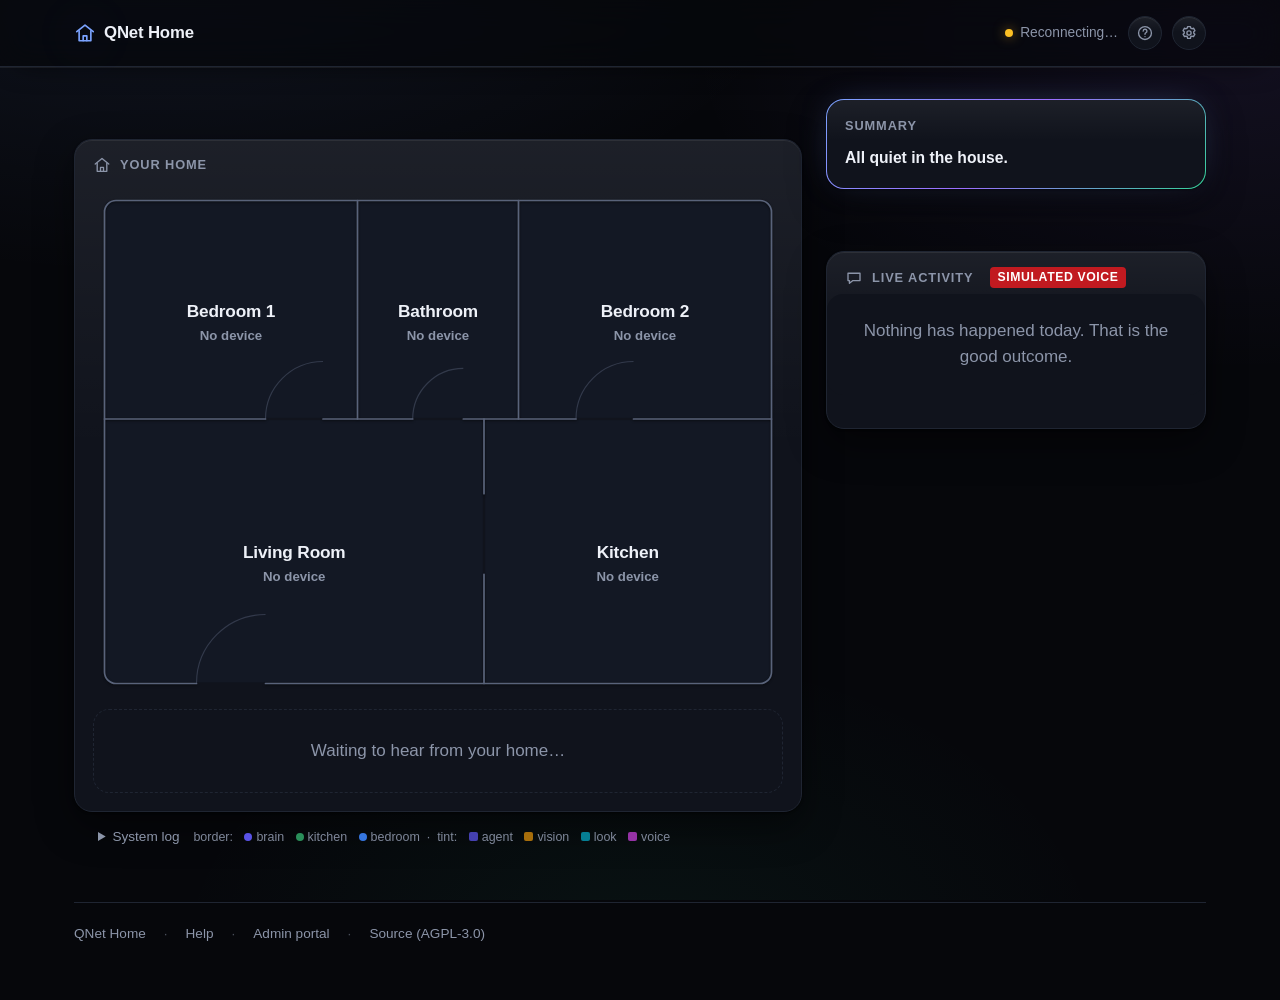
<file: dashboard/index.html>
<!--
  SPDX-License-Identifier: AGPL-3.0-or-later
  QNet Home - a privacy-first, multi-device home safety system.
  Copyright (C) 2026 QNet Home contributors. This is free software under the
  GNU Affero General Public License v3 or later, with ABSOLUTELY NO WARRANTY.

  dashboard/index.html - the QNet Home PRODUCT PAGE (T5.4; DESIGN.md S14/S18).

  This is the page a family opens. The page an engineer opens is
  dashboard/admin.html - which is this file's predecessor, moved aside intact
  (raw feed with topics and payloads, session fields, latency waterfall,
  bytes-on-the-wire, refusals, llm lines, reset buttons). Nothing was taken
  away from it; this file is a SECOND view over the same wire messages.

  THE RULE THIS FILE IS BUILT AROUND: no jargon reaches the screen. The words
  "MQTT", "topic", "payload", "JSON", "ULID", "session", "phase", "urgency",
  "skill" and "refusal" appear in this file only in comments and in variable
  names - never in anything rendered. Everything the resident's family sees is
  a plain English sentence. The single function that enforces this is
  humanize() in the LOGIC CORE below: it maps ONE wire event to ONE sentence,
  and returns null for every event kind that is engineering detail (refusal,
  llm, look_in_rooms, non-escalating phase moves, ...). If it returns null the
  event is not rendered here at all - go to the admin portal for it.

  What DESIGN.md S14 still binds, and is still honoured:
    * urgency:safety + state:active takes over the whole screen; routine never
      does. Same predicate as the admin page (takeoverPredicate), so a "where
      are my glasses" question can never interrupt anyone.
    * the simulated emergency call is unmissable: the word SIMULATED is IN the
      sentence humanize() produces (never a tooltip, never a legend) and the
      renderer additionally paints a red bold badge on the line. A bystander
      glancing at this screen must not be able to mistake it for a real call.
    * AGPL S13 network-use clause: a source link to the repository is in the
      footer AND in the Help modal's About section.

  MQTT CLIENT ATTRIBUTION: the "MINI MQTT CLIENT" block below is copied, with
  only cosmetic renaming, from dashboard/admin.html, which itself copied it
  from dev/sim.html (T1.2b) - see that file's header for why a ~200-line
  hand-rolled MQTT-over-WebSocket client beats embedding mqtt.js for a
  dependency-free, CDN-free page that must work from file://. Three copies now
  speak the wire protocol identically; if the wire handling ever needs a fix,
  fix it in all three (the same accepted duplication sim.html documents).

  SESSION-TRACKING ATTRIBUTION: the qnet/session/<id> and qnet/<room>/*
  subscribe-and-index logic (the `sessions` / `rooms` maps, newestSessionForRoom,
  activeTakeoverSession, publishReset's qnet/<room>/cmd message) is likewise
  copied from dashboard/admin.html and kept behaviourally identical, so the two
  pages agree about what is happening in the house even though they say it
  completely differently.

  Self-contained: no build step, no npm, no CDN, no network fetch of any kind.
  Opens from file:// and from the packaged .EXE alike.
-->
<!DOCTYPE html>
<html lang="en">
<head>
<meta charset="UTF-8">
<meta name="viewport" content="width=device-width, initial-scale=1">
<title>QNet Home</title>
<style>
  /* ------------------------------------------------------------------
     Product surface. Dark by default - this is a wall-mounted, always-on
     panel in a home, often in a dim room at night, so the dark surface is
     the product, not a preference. Light remains available for a host that
     stamps data-theme="light".
     System font stack, generous spacing, no frameworks.
     ------------------------------------------------------------------ */
  :root {
    /* Ink-dark base. Near-black with a cool cast so the accent colours read
       as light sources rather than paint. */
    --bg: #06070b;
    --bg-soft: #0b0d14;
    --card: #10131c;
    --card-2: #161a26;
    --line: #1f2532;
    --line-soft: #171c27;
    --text: #eef1f8;
    --muted: #8c95a9;
    --brand: #7ba3ff;
    --calm: #34d399;
    --caution: #fbbf24;
    --alert: #ff5f6d;
    --shadow: 0 1px 2px rgba(0, 0, 0, 0.55), 0 14px 38px rgba(0, 0, 0, 0.48);
    --fp-room: #131824; --fp-wall: #59637a; --fp-chip: #1a2130;
    --fp-caution-fill: rgba(251, 191, 36, 0.22);
    --fp-alert-fill: rgba(255, 95, 109, 0.26);
    --fp-clear-fill: rgba(52, 211, 153, 0.16);
    /* fancy layer */
    --sheen: linear-gradient(180deg, rgba(255,255,255,0.055), rgba(255,255,255,0) 46%);
    --hairline: rgba(255,255,255,0.07);
    --glow-alert: 0 0 0 1px rgba(255,95,109,0.30), 0 0 30px rgba(255,95,109,0.26);
    --glow-calm: 0 0 12px rgba(52,211,153,0.55);
    --glow-caution: 0 0 12px rgba(251,191,36,0.55);
    --glow-brand: 0 0 24px rgba(123,163,255,0.30);
  }
  /* Light is now opt-in: the hub is a dark-room surface by default. */
  :root[data-theme="light"] {
    --bg: #f6f7f9; --bg-soft: #eef0f4; --card: #ffffff; --card-2: #f4f6f9;
    --line: #e2e5ec; --line-soft: #eceff4; --text: #14161d; --muted: #626a7a;
    --brand: #2f6fed; --calm: #12805a; --caution: #a06a00; --alert: #c22630;
    --shadow: 0 1px 2px rgba(16, 20, 32, 0.05), 0 6px 20px rgba(16, 20, 32, 0.05);
    --fp-room: #f1f4f8; --fp-wall: #6f7787; --fp-chip: #ffffff;
    --fp-caution-fill: rgba(160, 106, 0, 0.20);
    --fp-alert-fill: rgba(194, 38, 48, 0.20);
    --fp-clear-fill: rgba(18, 128, 90, 0.18);
    --sheen: linear-gradient(180deg, rgba(255,255,255,0.9), rgba(255,255,255,0) 46%);
    --hairline: rgba(16,20,32,0.05);
    --glow-alert: 0 0 0 1px rgba(194,38,48,0.20), 0 0 22px rgba(194,38,48,0.14);
    --glow-calm: 0 0 10px rgba(18,128,90,0.35);
    --glow-caution: 0 0 10px rgba(160,106,0,0.35);
    --glow-brand: 0 0 18px rgba(47,111,237,0.20);
  }
  :root[data-theme="dark"] {
    /* Ink-dark base. Near-black with a cool cast so the accent colours read
       as light sources rather than paint. */
    --bg: #06070b;
    --bg-soft: #0b0d14;
    --card: #10131c;
    --card-2: #161a26;
    --line: #1f2532;
    --line-soft: #171c27;
    --text: #eef1f8;
    --muted: #8c95a9;
    --brand: #7ba3ff;
    --calm: #34d399;
    --caution: #fbbf24;
    --alert: #ff5f6d;
    --shadow: 0 1px 2px rgba(0, 0, 0, 0.55), 0 14px 38px rgba(0, 0, 0, 0.48);
    --fp-room: #131824; --fp-wall: #59637a; --fp-chip: #1a2130;
    --fp-caution-fill: rgba(251, 191, 36, 0.22);
    --fp-alert-fill: rgba(255, 95, 109, 0.26);
    --fp-clear-fill: rgba(52, 211, 153, 0.16);
    /* fancy layer */
    --sheen: linear-gradient(180deg, rgba(255,255,255,0.055), rgba(255,255,255,0) 46%);
    --hairline: rgba(255,255,255,0.07);
    --glow-alert: 0 0 0 1px rgba(255,95,109,0.30), 0 0 30px rgba(255,95,109,0.26);
    --glow-calm: 0 0 12px rgba(52,211,153,0.55);
    --glow-caution: 0 0 12px rgba(251,191,36,0.55);
    --glow-brand: 0 0 24px rgba(123,163,255,0.30);
  }

  * { box-sizing: border-box; }
  html, body { margin: 0; padding: 0; }
  body {
    background: var(--bg);
    color: var(--text);
    font: 15px/1.55 -apple-system, BlinkMacSystemFont, "Segoe UI", Roboto,
          "Helvetica Neue", Arial, "Noto Sans", sans-serif;
    -webkit-font-smoothing: antialiased;
  }
  a { color: var(--brand); }

  .shell { max-width: 1180px; margin: 0 auto; padding: 0 24px 56px; }

  /* ---------------- top bar ---------------- */
  .topbar {
    position: sticky; top: 0; z-index: 30;
    background: var(--bg);  /* fallback first: color-mix is recent, this must never be transparent */
    background: color-mix(in srgb, var(--bg) 88%, transparent);
    backdrop-filter: saturate(1.4) blur(10px);
    border-bottom: 1px solid var(--line);
  }
  .topbar-inner {
    max-width: 1180px; margin: 0 auto; padding: 16px 24px;
    display: flex; align-items: center; gap: 18px; flex-wrap: wrap;
  }
  .brand {
    font-size: 1.05rem; font-weight: 700; letter-spacing: -0.01em;
    display: inline-flex; align-items: center; gap: 8px; white-space: nowrap;
  }
  .brand .mark { color: var(--brand); font-size: 1.15em; }
  .house-status {
    flex: 1 1 260px; min-width: 200px;
    font-size: 1.02rem; font-weight: 600; letter-spacing: -0.005em;
  }
  /* Calm house -> the banner is hidden entirely; the actions keep their
     right-edge seat without it. */
  .house-status[hidden] { display: none; }
  .topbar-actions { margin-left: auto; }
  .house-status.calm { color: var(--calm); }
  .house-status.caution { color: var(--caution); }
  .house-status.alert { color: var(--alert); }
  .topbar-actions { display: flex; align-items: center; gap: 10px; }

  .conn { display: inline-flex; align-items: center; gap: 7px; color: var(--muted); font-size: 0.86rem; white-space: nowrap; }
  .conn .dot { width: 8px; height: 8px; border-radius: 50%; background: var(--muted); flex: none; }
  .conn.online .dot { background: var(--calm); }
  .conn.offline .dot { background: var(--caution); animation: breathe 1.6s ease-in-out infinite; }
  @keyframes breathe { 0%, 100% { opacity: 1; } 50% { opacity: 0.3; } }

  .icon-btn {
    width: 34px; height: 34px; border-radius: 50%;
    border: 1px solid var(--line); background: var(--card); color: var(--muted);
    font: inherit; font-size: 0.95rem; line-height: 1; cursor: pointer;
    display: inline-flex; align-items: center; justify-content: center;
  }
  .icon-btn:hover { color: var(--text); border-color: var(--muted); }
  .icon-btn:focus-visible { outline: 2px solid var(--brand); outline-offset: 2px; }

  /* ---------------- sections ---------------- */
  section { margin-top: 40px; }
  h2 {
    font-size: 0.8rem; font-weight: 700; letter-spacing: 0.07em;
    text-transform: uppercase; color: var(--muted); margin: 0 0 16px;
  }

  .rooms { display: grid; grid-template-columns: repeat(auto-fill, minmax(230px, 1fr)); gap: 16px; }
  .room {
    background: var(--card); border: 1px solid var(--line); border-radius: 16px;
    padding: 20px; box-shadow: var(--shadow);
  }
  .room.alert { border-color: var(--alert); }
  .room-name { font-size: 1.1rem; font-weight: 650; letter-spacing: -0.01em; margin-bottom: 12px; }
  .room-state { display: flex; align-items: center; gap: 9px; font-weight: 600; font-size: 0.98rem; }
  .room-state .bullet { width: 9px; height: 9px; border-radius: 50%; background: var(--muted); flex: none; }
  .room-state.quiet { color: var(--muted); }
  .room-state.quiet .bullet { background: var(--calm); opacity: 0.55; }
  .room-state.good { color: var(--calm); }
  .room-state.good .bullet { background: var(--calm); }
  .room-state.caution { color: var(--caution); }
  .room-state.caution .bullet { background: var(--caution); animation: breathe 1.6s ease-in-out infinite; }
  .room-state.alert { color: var(--alert); }
  .room-state.alert .bullet { background: var(--alert); animation: breathe 1.1s ease-in-out infinite; }
  .room-when { margin-top: 8px; color: var(--muted); font-size: 0.85rem; }

  .placeholder {
    background: var(--card); border: 1px dashed var(--line); border-radius: 16px;
    padding: 28px 24px; color: var(--muted); text-align: center;
  }

  /* ---------------- today feed ---------------- */
  .feed { background: var(--card); border: 1px solid var(--line); border-radius: 16px; box-shadow: var(--shadow); overflow: hidden; }
  .entry {
    display: flex; gap: 14px; align-items: flex-start;
    padding: 14px 20px; border-bottom: 1px solid var(--line-soft);
  }
  .entry:last-child { border-bottom: none; }
  .entry .icon { font-size: 1.05rem; line-height: 1.45; width: 1.5em; text-align: center; flex: none; }
  .entry .body { flex: 1; min-width: 0; }
  .entry .text { word-wrap: break-word; }
  .entry .when { color: var(--muted); font-size: 0.8rem; font-variant-numeric: tabular-nums; white-space: nowrap; padding-top: 2px; }
  .entry.tone-dim .text { color: var(--muted); font-style: italic; }
  .entry.tone-good .text { color: var(--calm); }
  .entry.tone-alert .text { color: var(--alert); font-weight: 600; }
  .entry.tone-emergency {
    background: rgba(194, 38, 48, 0.10);   /* fallback: the tint is part of the S14 requirement */
    background: color-mix(in srgb, var(--alert) 10%, transparent);
    border-left: 4px solid var(--alert);
  }
  .entry.tone-emergency .text { color: var(--alert); font-weight: 700; }
  /* S14: the SIMULATED badge is a requirement, not styling. Red, bold, ON the
     line - identical treatment to the admin page's .badge-sim. */
  .sim-badge {
    display: inline-block; margin-left: 8px; padding: 1px 7px; border-radius: 4px;
    background: #c11a20; color: #ffffff; font-size: 0.72em; font-weight: 800;
    letter-spacing: 0.05em; vertical-align: 1px;
  }

  /* ---------------- footer ---------------- */
  footer {
    margin-top: 48px; padding-top: 20px; border-top: 1px solid var(--line);
    color: var(--muted); font-size: 0.85rem;
    display: flex; gap: 8px 18px; flex-wrap: wrap; align-items: center;
  }
  footer a { color: var(--muted); text-decoration: none; }
  footer a:hover { color: var(--brand); text-decoration: underline; }
  footer .sep { opacity: 0.5; }

  /* ---------------- modals ---------------- */
  .modal { position: fixed; inset: 0; z-index: 400; display: none; align-items: center; justify-content: center; padding: 24px; }
  .modal.open { display: flex; }
  .modal-scrim { position: absolute; inset: 0; background: rgba(10, 12, 18, 0.5); }
  .modal-card {
    position: relative; background: var(--card); color: var(--text);
    border: 1px solid var(--line); border-radius: 18px; box-shadow: var(--shadow);
    width: min(620px, 100%); max-height: 86vh; overflow-y: auto; padding: 28px 30px 30px;
  }
  .modal-card h3 { margin: 0 0 6px; font-size: 1.25rem; letter-spacing: -0.01em; }
  .modal-card h4 { margin: 26px 0 8px; font-size: 0.95rem; }
  .modal-card p, .modal-card li { color: var(--muted); }
  .modal-card ol, .modal-card ul { padding-left: 20px; margin: 8px 0; }
  .modal-card li { margin: 4px 0; }
  .modal-close {
    position: absolute; top: 16px; right: 18px; border: none; background: transparent;
    color: var(--muted); font-size: 1.4rem; line-height: 1; cursor: pointer; padding: 4px 8px;
  }
  .modal-close:hover { color: var(--text); }
  .legend { list-style: none; padding: 0; }
  .legend li { display: flex; align-items: baseline; gap: 10px; margin: 8px 0; }
  .legend .bullet { width: 9px; height: 9px; border-radius: 50%; flex: none; position: relative; top: 4px; }
  .legend .name { color: var(--text); font-weight: 600; white-space: nowrap; }

  .field { margin: 18px 0 6px; }
  .field label { display: block; font-weight: 600; color: var(--text); margin-bottom: 6px; font-size: 0.95rem; }
  .field input {
    width: 100%; padding: 10px 12px; font: inherit; color: var(--text);
    background: var(--card-2); border: 1px solid var(--line); border-radius: 10px;
  }
  .field input:focus { outline: 2px solid var(--brand); outline-offset: 1px; }
  .field .hint { color: var(--muted); font-size: 0.85rem; margin-top: 6px; }
  .btn {
    font: inherit; font-weight: 600; cursor: pointer; border-radius: 10px;
    padding: 10px 18px; border: 1px solid var(--line); background: var(--card-2); color: var(--text);
  }
  .btn.primary { background: var(--brand); border-color: transparent; color: #fff; }
  .btn:hover { filter: brightness(1.06); }
  .modal-actions { display: flex; justify-content: flex-end; gap: 10px; margin-top: 22px; }

  /* ---------------- incident banner (the default) ---------------- */
  #alertBanner {
    position: sticky; top: 0; z-index: 40;
    display: flex; align-items: center; gap: 12px;
    padding: 12px 24px; background: var(--alert); color: #fff;
    font-weight: 650; font-size: 0.98rem;
  }
  #alertBanner[hidden] { display: none; }
  #alertBanner .ab-dot {
    width: 10px; height: 10px; border-radius: 50%; background: #fff;
    animation: live-breathe 1.2s ease-in-out infinite; flex: 0 0 auto;
  }
  @media (prefers-reduced-motion: reduce) { #alertBanner .ab-dot { animation: none; } }
  #alertBanner .ab-actions { margin-left: auto; display: flex; gap: 8px; }
  #alertBanner .btn.sm {
    padding: 7px 14px; font-size: 0.85rem; border-radius: 9px;
    background: rgba(255,255,255,0.16); border: 1px solid rgba(255,255,255,0.45); color: #fff;
    font: inherit; font-size: 0.85rem; cursor: pointer;
  }
  #alertBanner .btn.sm.ab-resolve { background: #fff; color: var(--alert); border-color: #fff; }

  /* ---------------- safety takeover ---------------- */
  /* Calm but urgent: one room, one conversation, one button. Not a siren -
     the person reading this is probably frightened already. */
  #takeover { position: fixed; inset: 0; z-index: 600; display: none; background: var(--bg); overflow-y: auto; }
  #takeover.open { display: block; }
  .to-inner { max-width: 760px; margin: 0 auto; padding: 40px 24px 48px; display: flex; flex-direction: column; min-height: 100vh; }
  .to-kicker { color: var(--alert); font-weight: 700; font-size: 0.78rem; letter-spacing: 0.1em; text-transform: uppercase; }
  .to-room { font-size: clamp(2.2rem, 7vw, 3.4rem); font-weight: 750; letter-spacing: -0.02em; margin: 6px 0 2px; }
  .to-headline { font-size: 1.15rem; font-weight: 600; color: var(--alert); }
  .to-elapsed { color: var(--muted); margin-top: 10px; font-variant-numeric: tabular-nums; }
  .to-strip {
    margin: 22px 0 6px; padding: 14px 18px; border-radius: 12px;
    background: var(--card); border: 1px solid var(--line);
    display: flex; flex-wrap: wrap; gap: 6px 14px; align-items: center; font-weight: 600;
  }
  .to-strip .fact { display: inline-flex; align-items: center; gap: 8px; }
  .to-strip .fact::before { content: "✓"; color: var(--calm); font-weight: 800; }
  .to-strip .fact.sim::before { content: "!"; color: var(--alert); }
  .to-strip .sep { color: var(--muted); opacity: 0.6; }
  .to-chat { flex: 1; margin: 22px 0 8px; display: flex; flex-direction: column; gap: 10px; }
  .bubble { max-width: 78%; padding: 11px 15px; border-radius: 16px; line-height: 1.45; }
  .bubble.qnet { align-self: flex-end; background: var(--brand); color: #fff; border-bottom-right-radius: 5px; }
  .bubble.person { align-self: flex-start; background: var(--card-2); border: 1px solid var(--line); border-bottom-left-radius: 5px; }
  .bubble.silence { align-self: center; background: transparent; color: var(--muted); font-style: italic; font-size: 0.9rem; padding: 4px 0; }
  .to-actions { margin-top: 20px; display: flex; align-items: center; gap: 14px; flex-wrap: wrap; }
  #resolveBtn { background: var(--alert); border-color: transparent; color: #fff; padding: 13px 26px; font-size: 1rem; }
  .to-actions .hint { color: var(--muted); font-size: 0.85rem; }

  .selftest-output {
    margin-top: 24px; background: var(--card); border: 1px solid var(--line);
    border-radius: 12px; padding: 16px; font: 12px/1.55 ui-monospace, SFMono-Regular, Consolas, monospace;
    white-space: pre-wrap; max-height: 50vh; overflow-y: auto; color: var(--text);
  }

  /* ==================================================================
     T5.5 - THE HOUSE
     Left: an SVG floor plan of a standard two-bedroom home. Right: a
     380px column with the summary card over the live activity feed.
     One breakpoint, at 900px, where the two columns become one.
     ================================================================== */

  /* ---- the icon sprite ---- */
  /* Every glyph is stroke-only and inherits currentColor, so an icon is
     always exactly the colour of the text it sits beside - which is what
     makes the alert red and the all-clear green for free. */
  .sprite { position: absolute; width: 0; height: 0; overflow: hidden; }
  .ico {
    width: 18px; height: 18px; display: block; flex: none;
    fill: none; stroke: currentColor; stroke-width: 1.8;
    stroke-linecap: round; stroke-linejoin: round;
  }
  .ico.sm { width: 15px; height: 15px; }
  .ico.lg { width: 22px; height: 22px; }

  /* ---- two-column shell ---- */
  .layout {
    margin-top: 32px;
    display: grid; grid-template-columns: minmax(0, 1fr) minmax(300px, 380px);
    gap: 24px; align-items: start;
  }
  @media (max-width: 900px) {
    .layout { grid-template-columns: minmax(0, 1fr); }
    .side { max-width: none; }
  }
  .side { display: flex; flex-direction: column; gap: 22px; min-width: 0; }

  .panel {
    background: var(--card); border: 1px solid var(--line);
    border-radius: 18px; box-shadow: var(--shadow);
  }
  .panel-head {
    display: flex; align-items: center; gap: 9px;
    padding: 15px 18px 0;
  }
  .panel-head h2 { margin: 0; }
  .panel-head .ico { color: var(--muted); }

  /* ---- unassigned chip row ---- */
  .chiprow {
    display: flex; flex-wrap: wrap; align-items: center; gap: 8px;
    padding: 12px 18px 0; font-size: 0.85rem; color: var(--muted);
  }
  .chiprow[hidden] { display: none; }
  .chip {
    display: inline-flex; align-items: center; gap: 6px;
    padding: 3px 10px; border-radius: 999px;
    border: 1px dashed var(--line); background: var(--card-2); color: var(--muted);
    font-size: 0.82rem; font-weight: 600;
  }
  .chiprow .link {
    background: none; border: none; padding: 0; font: inherit; font-weight: 600;
    color: var(--brand); cursor: pointer; text-decoration: underline;
  }

  /* ---- the floor plan itself ---- */
  .fp-wrap { padding: 14px 18px 18px; }
  .floorplan { width: 100%; height: auto; display: block; }

  /* Walls: one weight for the shell, the same for partitions. 1.5px reads as
     drawn rather than as a border at every zoom we care about. */
  .fp-wall {
    fill: none; stroke: var(--fp-wall); stroke-width: 1.5;
    stroke-linecap: round; stroke-linejoin: round;
  }
  .fp-swing { fill: none; stroke: var(--fp-wall); stroke-width: 1; opacity: 0.45; }

  .fp-fill {
    fill: var(--fp-room); stroke: none;
    transition: fill 420ms ease;
  }
  .fp-room { cursor: pointer; outline: none; }
  .fp-room .fp-name {
    font-size: 15px; font-weight: 650; fill: var(--text);
    text-anchor: middle; pointer-events: none; user-select: none;
    letter-spacing: -0.01em;
  }
  .fp-room .fp-cap {
    font-size: 11.5px; font-weight: 600; fill: var(--muted);
    text-anchor: middle; pointer-events: none; user-select: none;
  }
  .fp-room:hover .fp-fill { filter: brightness(0.97); }
  .fp-room:hover .fp-fill { filter: brightness(1.22); }
  :root[data-theme="light"] .fp-room:hover .fp-fill { filter: brightness(0.97); }
  .fp-room:focus-visible .fp-focus { stroke: var(--brand); stroke-width: 2.5; opacity: 1; }
  .fp-focus { fill: none; stroke: none; opacity: 0; pointer-events: none; }

  /* State washes. Neutral is the base fill above; the rest paint over it. */
  .fp-room.tint-caution .fp-fill { fill: var(--fp-caution-fill); }
  .fp-room.tint-caution .fp-cap { fill: var(--caution); }
  .fp-room.tint-alert   .fp-fill { fill: var(--fp-alert-fill); animation: fpPulse 2s ease-in-out infinite; }
  .fp-room.tint-alert   .fp-cap { fill: var(--alert); }
  .fp-room.tint-alert   .fp-name { fill: var(--alert); }
  .fp-room.tint-clear   .fp-fill { fill: var(--fp-clear-fill); }
  .fp-room.tint-clear   .fp-cap { fill: var(--calm); }
  /* The 2s pulse is DESIGN S14's "urgent but not a siren": a slow breath, not
     a strobe. Anyone who has asked the OS to stop animating gets a flat wash. */
  @keyframes fpPulse { 0%, 100% { opacity: 1; } 50% { opacity: 0.55; } }
  @media (prefers-reduced-motion: reduce) {
    .fp-room.tint-alert .fp-fill { animation: none; }
  }

  /* The incident badge, at the room's centroid while a run is open. */
  .fp-badge { pointer-events: none; }
  .fp-badge.is-off { display: none; }
  .fp-badge circle { fill: var(--alert); stroke: none; }
  .fp-badge use { color: #ffffff; fill: none; stroke: currentColor; stroke-width: 2; stroke-linecap: round; stroke-linejoin: round; }

  /* Device dot-cluster: camera + speaker in a pill, at a fixed anchor. */
  .fp-dev { pointer-events: none; }
  .fp-dev.is-off { display: none; }
  .fp-dev .fp-dev-chip { fill: var(--fp-chip); stroke: var(--fp-wall); stroke-width: 0.8; opacity: 0.95; }
  .fp-dev use { color: var(--muted); fill: none; stroke: currentColor; stroke-width: 1.9; stroke-linecap: round; stroke-linejoin: round; }
  .fp-room.tint-alert .fp-dev use { color: var(--alert); }

  /* ---- hover / focus tooltip ---- */
  .fp-tip {
    position: fixed; z-index: 120; pointer-events: none; opacity: 0;
    transition: opacity 120ms ease; max-width: 260px;
    background: var(--card); color: var(--text);
    border: 1px solid var(--line); border-radius: 12px;
    box-shadow: var(--shadow); padding: 11px 14px; font-size: 0.86rem;
  }
  .fp-tip.show { opacity: 1; }
  .fp-tip .tip-name { font-weight: 700; font-size: 0.95rem; }
  .fp-tip .tip-state { font-weight: 600; margin-top: 2px; }
  .fp-tip .tip-state.caution { color: var(--caution); }
  .fp-tip .tip-state.alert { color: var(--alert); }
  .fp-tip .tip-state.good { color: var(--calm); }
  .fp-tip .tip-state.quiet { color: var(--muted); }
  .fp-tip .tip-line { color: var(--muted); margin-top: 6px; display: flex; align-items: center; gap: 7px; }

  /* ---- raw system log pane ---- */
  .syslog {
    max-width: 1180px; margin: 8px auto 0; padding: 0 24px;
    color: var(--muted); font-size: 0.85rem;
  }
  .syslog summary { cursor: pointer; padding: 6px 0; user-select: none; }
  .syslog .syslog-count { opacity: 0.7; }
  .syslog .syslog-pre {
    background: var(--card); border: 1px solid var(--line); border-radius: 12px;
    padding: 8px; max-height: 320px; overflow: auto;
    font-family: ui-monospace, Consolas, monospace;
    font-size: 0.76rem; line-height: 1.55; margin: 4px 0 12px;
  }
  .sl-line { white-space: pre; padding: 1px 8px; border-left: 4px solid transparent; border-radius: 3px; }
  /* axis 1: DEVICE = the solid left border */
  .sl-line.sl-brain   { border-left-color: #635bff; }
  .sl-line.sl-kitchen { border-left-color: #2f9e63; }
  .sl-line.sl-bedroom { border-left-color: #3b82f6; }
  .sl-line.sl-other   { border-left-color: #9ca3af; }
  /* axis 2: SERVICE = contrasting background tints (user feedback: shades of
     one hue were too close to tell apart) */
  .sl-line.sl-svc-vision { background: linear-gradient(90deg, rgba(245,158,11,0.20), rgba(245,158,11,0.05) 70%); }
  .sl-line.sl-svc-look   { background: linear-gradient(90deg, rgba(6,182,212,0.20),  rgba(6,182,212,0.05) 70%); }
  .sl-line.sl-svc-voice  { background: linear-gradient(90deg, rgba(217,70,239,0.20), rgba(217,70,239,0.05) 70%); }
  .sl-line.sl-svc-agent  { background: linear-gradient(90deg, rgba(99,91,255,0.18),  rgba(99,91,255,0.04) 70%); }
  .sl-line.sl-svc-alert  { background: rgba(153,27,27,0.30); border-left-color: #b91c1c !important;
                           color: #fecaca; font-weight: 600; }
  .sl-legend { font-weight: 400; margin-left: 10px; opacity: 0.9; font-size: 0.78rem; }
  .sl-dot { display: inline-block; width: 8px; height: 8px; border-radius: 50%; margin: 0 4px 0 8px; }
  .sl-dot.sl-brain { background: #635bff; } .sl-dot.sl-kitchen { background: #2f9e63; }
  .sl-dot.sl-bedroom { background: #3b82f6; }
  .sl-sq { display: inline-block; width: 9px; height: 9px; border-radius: 2px; margin: 0 4px 0 8px; }
  .sl-sq.v { background: rgba(245,158,11,0.75); } .sl-sq.l { background: rgba(6,182,212,0.75); }
  .sl-sq.vo { background: rgba(217,70,239,0.75); } .sl-sq.a { background: rgba(99,91,255,0.75); }

  /* ---- live camera health ---- */
  /* The dot is the "is the webcam actually working" answer, everywhere a room
     is drawn: green + breathing while heartbeats flow, still amber when three
     beats in a row have gone missing. */
  .live-dot { width: 8px; height: 8px; border-radius: 50%; flex: 0 0 auto; display: inline-block; }
  .live-dot.on { background: var(--calm); animation: live-breathe 2.4s ease-in-out infinite; }
  .live-dot.off { background: var(--caution); animation: none; }
  @keyframes live-breathe { 0%, 100% { opacity: 1; } 50% { opacity: 0.35; } }
  @media (prefers-reduced-motion: reduce) { .live-dot.on { animation: none; } }
  .rm-health { display: inline-flex; align-items: center; gap: 6px; margin-left: 10px; }
  .fp-dev.dev-online use { color: var(--calm); }

  /* ---- the Summary card ---- */
  /* A 1px gradient hairline, done as a padded wrapper so it works without
     border-image and degrades to a plain rounded card if the gradient is
     unsupported. Subtle on purpose: this card must not out-shout an alert. */
  .summary {
    padding: 1px; border-radius: 18px;
    background: var(--line);
    background: linear-gradient(135deg, var(--brand) 0%, #9b6dff 48%, var(--calm) 100%);
    box-shadow: var(--shadow);
  }
  .summary-inner { background: var(--card); border-radius: 17px; padding: 16px 18px 18px; }
  .summary-head {
    display: flex; align-items: center; gap: 8px; margin-bottom: 10px;
    color: var(--muted); cursor: help;
  }
  .summary-head h2 { margin: 0; }
  .summary-text { font-size: 0.98rem; line-height: 1.55; }
  .summary-text .sim-badge { vertical-align: 2px; }
  .summary-headline { font-weight: 600; }
  .summary-bullets { margin: 8px 0 0; padding-left: 20px; }
  .summary-bullets li { margin-top: 4px; }
  .summary-bullets li::marker { color: var(--brand); }

  /* ---- live activity feed ---- */
  .feed-panel { display: flex; flex-direction: column; overflow: hidden; position: relative; }
  .feed-scroll { max-height: 46vh; min-height: 140px; overflow-y: auto; padding: 6px 0 4px; scroll-behavior: smooth; }
  @media (max-width: 900px) { .feed-scroll { max-height: 60vh; } }
  .feed-scroll .entry { padding: 11px 18px; }
  .feed-scroll .entry .icon { width: auto; display: flex; align-items: center; padding-top: 2px; }
  /* A new line announces itself: a quick settle into place and a brand-tinted
     wash that fades over a couple of seconds. Subtle on purpose - it should
     catch the corner of the eye, not compete with an alert. */
  .feed-scroll .entry.flash { animation: entry-flash 2.2s ease-out both; }
  @keyframes entry-flash {
    0%   { background: rgba(99, 91, 255, 0.16); transform: translateY(-3px); opacity: 0.4; }
    12%  { transform: translateY(0); opacity: 1; }
    100% { background: transparent; }
  }
  @media (prefers-reduced-motion: reduce) {
    .feed-scroll .entry.flash { animation: none; }
  }

  /* ---- room modal: the camera live-view placeholder ---- */
  /* This is the DESIGNED SLOT for streaming, not a stub apologising for its
     absence: a real 16:9 panel where the picture will go, labelled honestly. */
  .cam {
    position: relative; width: 100%; aspect-ratio: 16 / 9;
    border-radius: 14px; overflow: hidden;
    background: #10131a; border: 1px solid var(--line);
    display: flex; flex-direction: column; align-items: center; justify-content: center;
    gap: 10px; text-align: center; padding: 18px;
  }
  /* aspect-ratio fallback for older engines */
  @supports not (aspect-ratio: 16 / 9) { .cam { height: 0; padding-bottom: 56.25%; } }
  .cam::before {
    content: ""; position: absolute; inset: 0;
    background: radial-gradient(120% 90% at 50% 40%, rgba(255,255,255,0.06), transparent 70%);
  }
  .cam .ico { width: 42px; height: 42px; color: #6f7889; stroke-width: 1.4; position: relative; }
  .cam-title { position: relative; color: #cdd3df; font-weight: 650; letter-spacing: 0.01em; }
  .cam-note { position: relative; color: #8992a3; font-size: 0.86rem; max-width: 34ch; }
  .cam-chip {
    position: relative; display: inline-block; padding: 2px 10px; border-radius: 999px;
    background: rgba(255,255,255,0.07); color: #97a0b1;
    font-size: 0.74rem; font-weight: 700; letter-spacing: 0.06em; text-transform: uppercase;
  }
  .room-modal-state { display: flex; align-items: center; gap: 8px; font-weight: 650; margin: 2px 0 4px; }
  .room-modal-state.caution { color: var(--caution); }
  .room-modal-state.alert { color: var(--alert); }
  .room-modal-state.good { color: var(--calm); }
  .room-modal-state.quiet { color: var(--muted); }
  .devline { display: flex; align-items: center; gap: 9px; color: var(--muted); margin: 6px 0; }

  /* ---- Settings: rooms & devices ---- */
  .maprow {
    display: flex; align-items: center; gap: 10px; flex-wrap: wrap;
    padding: 9px 0; border-bottom: 1px solid var(--line-soft);
  }
  .maprow:last-child { border-bottom: none; }
  .maprow .devname { flex: 1 1 130px; font-weight: 650; color: var(--text); min-width: 0; }
  .maprow .how { color: var(--muted); font-size: 0.78rem; }
  .maprow select {
    font: inherit; font-size: 0.9rem; padding: 7px 10px; border-radius: 9px;
    background: var(--card-2); color: var(--text); border: 1px solid var(--line);
  }
  .maprow select:focus { outline: 2px solid var(--brand); outline-offset: 1px; }
  /* T5.7: per-room camera preview address. Full-width second line of a maprow
     (the row wraps), styled like every other input on the page. */
  .maprow .camurl {
    flex: 1 1 100%; font: inherit; font-size: 0.85rem; padding: 7px 10px;
    border-radius: 9px; background: var(--card-2); color: var(--text);
    border: 1px solid var(--line);
  }
  .maprow .camurl:focus { outline: 2px solid var(--brand); outline-offset: 1px; }

  /* ---- T5.7: typed voice input (feature-flagged, default OFF) ----
     A chat-style composer docked under the Live activity feed. It only exists
     on screen while the Settings toggle is on, and the SIMULATED VOICE badge
     in the panel head is on exactly as long as it is - §14's honesty rule,
     same treatment as the SIMULATED call badge. */
  .voice-dock {
    display: flex; gap: 8px; align-items: center;
    padding: 10px 14px; border-top: 1px solid var(--line-soft);
  }
  .voice-dock[hidden] { display: none; }
  .voice-dock select {
    font: inherit; font-size: 0.86rem; padding: 8px 8px; border-radius: 9px;
    background: var(--card-2); color: var(--text); border: 1px solid var(--line);
    max-width: 130px;
  }
  .voice-dock input {
    flex: 1; min-width: 0; font: inherit; font-size: 0.9rem; padding: 8px 12px;
    border-radius: 9px; background: var(--card-2); color: var(--text);
    border: 1px solid var(--line);
  }
  .voice-dock input:focus, .voice-dock select:focus { outline: 2px solid var(--brand); outline-offset: 1px; }
  .voice-dock button { padding: 8px 14px; }
  /* The greyed "not heard" hint chip on a discarded typed line. */
  .entry .line-hint {
    display: inline-block; margin-left: 8px; padding: 1px 8px; border-radius: 999px;
    border: 1px dashed var(--line); color: var(--muted);
    font-size: 0.72em; font-style: normal; white-space: nowrap; vertical-align: 1px;
  }

  /* ---- T5.7: room modal live camera preview (DESIGN §17 O14) ---- */
  .cam img {
    position: absolute; inset: 0; width: 100%; height: 100%;
    object-fit: contain; background: #000; z-index: 1;
  }
  .cam img[hidden] { display: none; }
  .cam .cam-live {
    position: absolute; top: 10px; left: 12px; z-index: 2;
    padding: 2px 10px; border-radius: 999px;
    background: rgba(0, 0, 0, 0.55); color: #ffffff;
    font-size: 0.72rem; font-weight: 700; letter-spacing: 0.04em;
  }
  .cam .cam-live .live-dot { color: #3fc287; margin-right: 4px; }
  .cam .cam-live[hidden] { display: none; }
  .cam .cam-err {
    position: absolute; bottom: 10px; left: 12px; z-index: 2;
    padding: 2px 10px; border-radius: 999px;
    background: rgba(0, 0, 0, 0.55); color: #cdd3df; font-size: 0.74rem;
  }
  .cam .cam-err[hidden] { display: none; }

  /* ==================================================================
     Depth layer. Everything below is presentation only - no rule here
     changes layout, geometry or state semantics, so the wire contract
     and every JS class toggle behave exactly as before.
     ================================================================== */

  body {
    background:
      radial-gradient(1100px 620px at 12% -12%, rgba(123, 163, 255, 0.10), transparent 62%),
      radial-gradient(900px 560px at 96% 4%, rgba(155, 109, 255, 0.09), transparent 60%),
      radial-gradient(760px 520px at 50% 108%, rgba(52, 211, 153, 0.06), transparent 62%),
      var(--bg);
    background-attachment: fixed;
  }
  :root[data-theme="light"] body { background: var(--bg); }

  ::selection { background: color-mix(in srgb, var(--brand) 32%, transparent); }

  /* Raised surfaces get a top sheen and a hairline, so cards read as lit
     from above instead of as flat rectangles on a flat page. */
  .room, .panel, .feed, .modal-card, .summary-inner, .cam, .voice-dock {
    background-image: var(--sheen);
    background-repeat: no-repeat;
  }
  .room, .panel, .feed, .modal-card {
    border-color: var(--line);
    box-shadow: var(--shadow), inset 0 1px 0 var(--hairline);
  }

  .topbar {
    background: color-mix(in srgb, var(--bg) 72%, transparent);
    backdrop-filter: saturate(1.6) blur(16px);
    border-bottom: 1px solid var(--line);
    box-shadow: 0 1px 0 var(--hairline), 0 10px 30px -18px rgba(0, 0, 0, 0.9);
  }
  .brand .mark { filter: drop-shadow(var(--glow-brand)); }

  /* Status colour becomes light, not paint. */
  .conn.online .dot { box-shadow: var(--glow-calm); }
  .conn.offline .dot { box-shadow: var(--glow-caution); }
  .room-state.good .bullet, .legend .bullet.good { box-shadow: var(--glow-calm); }
  .room-state.caution .bullet { box-shadow: var(--glow-caution); }
  .room-state.alert .bullet { box-shadow: 0 0 14px rgba(255, 95, 109, 0.75); }
  .live-dot { filter: drop-shadow(var(--glow-calm)); }

  .room.alert {
    border-color: color-mix(in srgb, var(--alert) 55%, var(--line));
    box-shadow: var(--glow-alert), var(--shadow);
  }

  #alertBanner {
    background-image: linear-gradient(180deg,
      color-mix(in srgb, var(--alert) 16%, transparent), transparent 70%);
    box-shadow: 0 14px 40px -22px rgba(255, 95, 109, 0.85);
  }

  /* Controls: a little gradient and a little lift. */
  .btn {
    background-image: var(--sheen);
    box-shadow: inset 0 1px 0 var(--hairline);
    transition: transform 0.12s ease, filter 0.12s ease, box-shadow 0.12s ease;
  }
  .btn:hover { transform: translateY(-1px); }
  .btn:active { transform: translateY(0); }
  .btn.primary {
    background-image: linear-gradient(180deg,
      color-mix(in srgb, var(--brand) 88%, white), var(--brand));
    box-shadow: var(--glow-brand), inset 0 1px 0 rgba(255, 255, 255, 0.25);
    color: #08101f;
  }
  .icon-btn {
    background-image: var(--sheen);
    box-shadow: inset 0 1px 0 var(--hairline);
    transition: color 0.12s ease, border-color 0.12s ease, box-shadow 0.12s ease;
  }
  .icon-btn:hover { box-shadow: var(--glow-brand), inset 0 1px 0 var(--hairline); }

  /* The floor plan is the centrepiece - give the walls presence and let a
     live room glow rather than merely tint. */
  .fp-wall { filter: drop-shadow(0 1px 1px rgba(0, 0, 0, 0.55)); }
  .fp-room .fp-fill { transition: filter 0.2s ease; }
  .fp-room.is-alert .fp-fill { filter: drop-shadow(0 0 12px rgba(255, 95, 109, 0.55)); }
  .fp-room.is-caution .fp-fill { filter: drop-shadow(0 0 10px rgba(251, 191, 36, 0.45)); }

  .summary { box-shadow: var(--shadow), 0 0 34px -14px rgba(123, 163, 255, 0.55); }

  /* Scrollbars, so the feed doesn't punch a bright hole in a dark panel. */
  .feed-scroll, .syslog, .selftest-output, .modal-card { scrollbar-width: thin; scrollbar-color: var(--line) transparent; }
  .feed-scroll::-webkit-scrollbar, .syslog::-webkit-scrollbar,
  .selftest-output::-webkit-scrollbar, .modal-card::-webkit-scrollbar { width: 10px; height: 10px; }
  .feed-scroll::-webkit-scrollbar-thumb, .syslog::-webkit-scrollbar-thumb,
  .selftest-output::-webkit-scrollbar-thumb, .modal-card::-webkit-scrollbar-thumb {
    background: var(--line); border-radius: 999px; border: 3px solid transparent; background-clip: content-box;
  }
  .feed-scroll::-webkit-scrollbar-thumb:hover, .syslog::-webkit-scrollbar-thumb:hover,
  .selftest-output::-webkit-scrollbar-thumb:hover, .modal-card::-webkit-scrollbar-thumb:hover { background: var(--muted); background-clip: content-box; }

  @media (prefers-reduced-motion: reduce) {
    .btn, .icon-btn, .fp-room .fp-fill { transition: none; }
    .btn:hover { transform: none; }
  }

  /* ==================================================================
     Adaptive layer. This panel lives on anything from a phone held in
     the hallway to a wall-mounted display, so the shell is fluid across
     the whole range rather than fixed at one desktop width. Layout only
     - no state, no colour, no behaviour.
     ================================================================== */

  /* Type and gutters scale with the viewport instead of stepping. */
  body { font-size: clamp(14.5px, 0.35vw + 13.6px, 17px); }
  .shell, .topbar-inner { max-width: var(--shell-max, 1180px); }
  .shell { padding-left: var(--gutter, 24px); padding-right: var(--gutter, 24px); }
  .topbar-inner { padding-left: var(--gutter, 24px); padding-right: var(--gutter, 24px); }
  #alertBanner { padding-left: var(--gutter, 24px); padding-right: var(--gutter, 24px); }

  /* Never let a fixed minimum out-grow a narrow viewport. */
  .rooms { grid-template-columns: repeat(auto-fill, minmax(min(230px, 100%), 1fr)); }
  .layout, .side, .panel, .feed, .room { min-width: 0; }
  .topbar-inner, #alertBanner { flex-wrap: wrap; }

  /* --- large: a wall-mounted or desk display ------------------------ */
  @media (min-width: 1500px) {
    :root { --shell-max: 1440px; --gutter: 40px; }
    .layout { grid-template-columns: minmax(0, 1fr) minmax(340px, 430px); gap: 30px; }
    .rooms { grid-template-columns: repeat(auto-fill, minmax(260px, 1fr)); }
    .feed-scroll { max-height: 52vh; }
  }
  @media (min-width: 2000px) {
    :root { --shell-max: 1680px; }
    .feed-scroll { max-height: 56vh; }
  }

  /* --- tablet / small laptop ---------------------------------------- */
  @media (max-width: 1100px) {
    :root { --gutter: 20px; }
    .layout { gap: 20px; }
  }

  /* --- the existing single-column collapse, plus breathing room ------ */
  @media (max-width: 900px) {
    :root { --gutter: 18px; }
    .layout { margin-top: 24px; }
    section { margin-top: 30px; }
    .side { gap: 18px; }
  }

  /* --- phone --------------------------------------------------------- */
  @media (max-width: 640px) {
    :root { --gutter: 14px; }
    .topbar-inner { padding-top: 11px; padding-bottom: 11px; gap: 10px; }
    .brand { font-size: 1rem; }
    .house-status { flex-basis: 100%; order: 3; font-size: 0.96rem; }
    .conn span:not(.dot) { display: none; }          /* dot alone carries it */
    .rooms { grid-template-columns: 1fr; gap: 12px; }
    .room { padding: 16px; border-radius: 14px; }
    .panel { border-radius: 14px; }
    .fp-wrap { padding: 10px 12px 14px; }
    .feed-scroll { max-height: 58vh; }
    .feed-scroll .entry { padding: 10px 14px; }
    .modal-card { padding: 20px 18px 22px; max-height: 92vh; border-radius: 16px; }
    .modal-actions { flex-wrap: wrap; }
    .modal-actions .btn { flex: 1 1 auto; }
    #alertBanner { align-items: flex-start; row-gap: 8px; font-size: 0.94rem; }
    #alertBanner .ab-actions { flex-basis: 100%; display: flex; gap: 8px; }
    #alertBanner .ab-actions .btn { flex: 1 1 0; }
    .summary-inner { padding: 14px 14px 16px; }
  }

  /* --- very small / older phones -------------------------------------- */
  @media (max-width: 380px) {
    :root { --gutter: 11px; }
    .btn { padding: 9px 13px; }
    .cam { border-radius: 11px; }
  }

  /* --- short viewports: laptops in landscape, phones on their side ----- */
  @media (max-height: 620px) and (min-width: 901px) {
    .feed-scroll { max-height: 40vh; }
    .layout { margin-top: 20px; }
  }
  @media (max-height: 480px) {
    .feed-scroll { max-height: 46vh; min-height: 100px; }
    .modal-card { max-height: 94vh; }
  }

  /* --- touch: fingers need bigger targets than a mouse ----------------- */
  @media (pointer: coarse) {
    .icon-btn { width: 44px; height: 44px; }
    .btn { padding: 12px 20px; }
    .chiprow .link, .fp-room { touch-action: manipulation; }
  }

  /* Modern viewport units where supported: mobile browser chrome no longer
     steals the bottom of a full-height surface. */
  @supports (height: 100dvh) {
    .to-inner { min-height: 100dvh; }
    .modal-card { max-height: 86dvh; }
    @media (max-width: 640px) { .modal-card { max-height: 92dvh; } }
  }
</style>
</head>
<body>

<!-- ===================== ICON SPRITE =====================
  T5.5. Every glyph on this page comes from here. Hand-drawn on a 24x24 grid,
  stroke-only, no fills, no attributes on the paths at all - so each one
  inherits fill/stroke/stroke-width from the <use> that summons it and is
  therefore always the exact colour of the text beside it. That inheritance is
  why there is no per-icon colour CSS anywhere in this file.

  Emoji are gone from the page's chrome entirely (they render differently on
  every OS, they carry no stroke weight, and half of them are a different size
  to the other half). They survive ONLY inside quoted spoken text, which is the
  resident's words or the engine's - not this page's vocabulary.

  ICON_IDS in the LOGIC CORE lists these names, and the self-test asserts that
  every iconId humanize() can return is one of them.
-->
<svg class="sprite" aria-hidden="true" focusable="false" xmlns="http://www.w3.org/2000/svg">
  <symbol id="i-house" viewBox="0 0 24 24">
    <path d="M3 10.6 12 3.3l9 7.3"/><path d="M5.6 9.6V20.4h12.8V9.6"/><path d="M10 20.4v-5.2h4v5.2"/>
  </symbol>
  <symbol id="i-camera" viewBox="0 0 24 24">
    <path d="M3.2 8.9a2 2 0 0 1 2-2h2.1l1.3-2h6.8l1.3 2h2.1a2 2 0 0 1 2 2v8a2 2 0 0 1-2 2H5.2a2 2 0 0 1-2-2z"/>
    <circle cx="12" cy="12.7" r="3.2"/>
  </symbol>
  <symbol id="i-speaker" viewBox="0 0 24 24">
    <path d="M4 9.4h3.6L12 5.3v13.4L7.6 14.6H4z"/>
    <path d="M15.4 9.6a3.9 3.9 0 0 1 0 4.8"/><path d="M17.9 7a7.4 7.4 0 0 1 0 10"/>
  </symbol>
  <symbol id="i-mic" viewBox="0 0 24 24">
    <path d="M12 3.4a2.6 2.6 0 0 1 2.6 2.6v5.3a2.6 2.6 0 0 1-5.2 0V6A2.6 2.6 0 0 1 12 3.4z"/>
    <path d="M6.6 11.2a5.4 5.4 0 0 0 10.8 0"/><path d="M12 16.6v4"/><path d="M9.2 20.6h5.6"/>
  </symbol>
  <symbol id="i-bell" viewBox="0 0 24 24">
    <path d="M6.6 16.4V10a5.4 5.4 0 0 1 10.8 0v6.4"/><path d="M4.6 16.4h14.8"/>
    <path d="M10 19.3a2.2 2.2 0 0 0 4 0"/>
  </symbol>
  <symbol id="i-phone" viewBox="0 0 24 24">
    <path d="M6.7 3.5 9 3.9l1.2 3.6-1.9 1.5a12.2 12.2 0 0 0 5.7 5.7l1.5-1.9 3.6 1.2.4 2.4a1.6 1.6 0 0 1-1.7 1.8C10.5 19.7 4.3 13.5 4.9 5.3A1.6 1.6 0 0 1 6.7 3.5z"/>
  </symbol>
  <symbol id="i-chat" viewBox="0 0 24 24">
    <path d="M4 5.6h16v9.8h-9.4L5.9 19v-3.6H4z"/>
  </symbol>
  <symbol id="i-person" viewBox="0 0 24 24">
    <circle cx="12" cy="7.4" r="3.3"/><path d="M4.9 20.2a7.1 7.1 0 0 1 14.2 0"/>
  </symbol>
  <symbol id="i-magnifier" viewBox="0 0 24 24">
    <circle cx="10.7" cy="10.7" r="5.9"/><path d="m15 15 5 5"/>
  </symbol>
  <symbol id="i-check-circle" viewBox="0 0 24 24">
    <circle cx="12" cy="12" r="8.6"/><path d="m8 12.3 2.8 2.8 5.3-6"/>
  </symbol>
  <symbol id="i-alert-triangle" viewBox="0 0 24 24">
    <path d="M12 3.9 21.2 19.7H2.8z"/><path d="M12 9.9v4.2"/><path d="M12 17.1h.01"/>
  </symbol>
  <symbol id="i-sparkle" viewBox="0 0 24 24">
    <path d="M11 3.6 12.6 8.5 17.5 10.1 12.6 11.7 11 16.6 9.4 11.7 4.5 10.1 9.4 8.5z"/>
    <path d="M18 14.4 18.8 16.6 21 17.4 18.8 18.2 18 20.4 17.2 18.2 15 17.4 17.2 16.6z"/>
  </symbol>
  <symbol id="i-gear" viewBox="0 0 24 24">
    <path d="M13.9 3.4h-3.8l-.4 2.1a6.7 6.7 0 0 0-1.7.9l-2-.8-1.9 3.3 1.6 1.4a6.7 6.7 0 0 0 0 1.9l-1.6 1.4 1.9 3.3 2-.8a6.7 6.7 0 0 0 1.7.9l.4 2.1h3.8l.4-2.1a6.7 6.7 0 0 0 1.7-.9l2 .8 1.9-3.3-1.6-1.4a6.7 6.7 0 0 0 0-1.9l1.6-1.4-1.9-3.3-2 .8a6.7 6.7 0 0 0-1.7-.9z"/>
    <circle cx="12" cy="12" r="2.8"/>
  </symbol>
  <symbol id="i-question" viewBox="0 0 24 24">
    <circle cx="12" cy="12" r="8.6"/>
    <path d="M9.6 9.5a2.5 2.5 0 1 1 3.4 2.3c-.7.3-1 .9-1 1.6v.4"/><path d="M12 16.8h.01"/>
  </symbol>
  <symbol id="i-arrow-down" viewBox="0 0 24 24">
    <path d="M12 4.8v14.4"/><path d="m5.8 13.2 6.2 6 6.2-6"/>
  </symbol>
</svg>

<div class="topbar">
  <div class="topbar-inner">
    <div class="brand"><svg class="ico lg mark" aria-hidden="true"><use href="#i-house"></use></svg> QNet Home</div>
    <div class="house-status calm" id="houseStatus" hidden></div>
    <div class="topbar-actions">
      <span class="conn offline" id="conn"><span class="dot"></span><span id="connLabel">Reconnecting…</span></span>
      <button class="icon-btn" id="helpBtn" title="Help" aria-label="Help"><svg class="ico" aria-hidden="true"><use href="#i-question"></use></svg></button>
      <button class="icon-btn" id="settingsBtn" title="Settings" aria-label="Settings"><svg class="ico" aria-hidden="true"><use href="#i-gear"></use></svg></button>
    </div>
  </div>
</div>

<!-- The incident banner: the default face of an emergency (full-screen
     takeover is the Settings opt-in). Loud enough to be unmissable, small
     enough that the feed and the composer stay usable - resolving through
     conversation is the designed path, this strip is the shortcut. -->
<div id="alertBanner" role="alert" hidden>
  <span class="ab-dot" aria-hidden="true"></span>
  <span id="abText">Something needs attention</span>
  <span class="ab-actions">
    <button class="btn sm" id="abOpen" type="button">Open room</button>
    <button class="btn sm ab-resolve" id="abResolve" type="button">Mark resolved</button>
  </span>
</div>

<div class="shell">

  <div class="layout">

    <!-- ============ LEFT: THE HOUSE ============
      A schematic of a standard two-bedroom home, drawn once in markup and only
      ever RE-TINTED by script - the geometry never moves, so there is nothing
      to reflow when a room changes state and nothing to get wrong at 3am.

      Bedroom 1 | Bathroom (small, centre) | Bedroom 2   across the top
      Living Room | Kitchen                              across the bottom

      Walls are individual segments with real door gaps rather than five
      rectangles butted together, which is the whole difference between "a
      floor plan" and "a grid of boxes". Each room group is a button: hover or
      tab to it for the tooltip, click or press Enter for the room modal.
    -->
    <section class="panel" aria-labelledby="planTitle">
      <div class="panel-head">
        <svg class="ico" aria-hidden="true"><use href="#i-house"></use></svg>
        <h2 id="planTitle">Your home</h2>
      </div>

      <!-- Rooms the house mentioned that are not on the plan yet. They park
           here rather than being guessed onto a wrong room. -->
      <div class="chiprow" id="unassignedRow" hidden>
        <span>Not on the plan yet:</span>
        <span id="unassignedChips"></span>
        <button type="button" class="link" id="assignLink">Assign rooms</button>
      </div>

      <div class="fp-wrap">
        <svg class="floorplan" id="floorplan" viewBox="0 0 600 440"
             preserveAspectRatio="xMidYMid meet" role="group" aria-label="Floor plan of your home">

          <!-- room fills + labels + markers, painted under the walls -->
          <g id="fpRooms">
            <g class="fp-room" data-room="bedroom1" tabindex="0" role="button">
              <rect class="fp-fill" x="11" y="11" width="218" height="188" rx="3"/>
              <rect class="fp-focus" x="13" y="13" width="214" height="184" rx="3"/>
              <g class="fp-badge is-off" transform="translate(120,75)">
                <circle r="13"/><use href="#i-alert-triangle" x="-8" y="-8" width="16" height="16"/>
              </g>
              <text class="fp-name" x="120" y="111">Bedroom 1</text>
              <text class="fp-cap" x="120" y="131">All quiet</text>
              <g class="fp-dev is-off" transform="translate(120,163)">
                <rect class="fp-dev-chip" x="-26" y="-12" width="52" height="24" rx="12"/>
                <use href="#i-camera" x="-21" y="-8" width="16" height="16"/>
                <use href="#i-speaker" x="5" y="-8" width="16" height="16"/>
              </g>
            </g>

            <g class="fp-room" data-room="bathroom" tabindex="0" role="button">
              <rect class="fp-fill" x="231" y="11" width="138" height="188" rx="3"/>
              <rect class="fp-focus" x="233" y="13" width="134" height="184" rx="3"/>
              <g class="fp-badge is-off" transform="translate(300,75)">
                <circle r="13"/><use href="#i-alert-triangle" x="-8" y="-8" width="16" height="16"/>
              </g>
              <text class="fp-name" x="300" y="111">Bathroom</text>
              <text class="fp-cap" x="300" y="131">All quiet</text>
              <g class="fp-dev is-off" transform="translate(300,163)">
                <rect class="fp-dev-chip" x="-26" y="-12" width="52" height="24" rx="12"/>
                <use href="#i-camera" x="-21" y="-8" width="16" height="16"/>
                <use href="#i-speaker" x="5" y="-8" width="16" height="16"/>
              </g>
            </g>

            <g class="fp-room" data-room="bedroom2" tabindex="0" role="button">
              <rect class="fp-fill" x="371" y="11" width="218" height="188" rx="3"/>
              <rect class="fp-focus" x="373" y="13" width="214" height="184" rx="3"/>
              <g class="fp-badge is-off" transform="translate(480,75)">
                <circle r="13"/><use href="#i-alert-triangle" x="-8" y="-8" width="16" height="16"/>
              </g>
              <text class="fp-name" x="480" y="111">Bedroom 2</text>
              <text class="fp-cap" x="480" y="131">All quiet</text>
              <g class="fp-dev is-off" transform="translate(480,163)">
                <rect class="fp-dev-chip" x="-26" y="-12" width="52" height="24" rx="12"/>
                <use href="#i-camera" x="-21" y="-8" width="16" height="16"/>
                <use href="#i-speaker" x="5" y="-8" width="16" height="16"/>
              </g>
            </g>

            <g class="fp-room" data-room="living" tabindex="0" role="button">
              <rect class="fp-fill" x="11" y="201" width="328" height="228" rx="3"/>
              <rect class="fp-focus" x="13" y="203" width="324" height="224" rx="3"/>
              <g class="fp-badge is-off" transform="translate(175,285)">
                <circle r="13"/><use href="#i-alert-triangle" x="-8" y="-8" width="16" height="16"/>
              </g>
              <text class="fp-name" x="175" y="321">Living Room</text>
              <text class="fp-cap" x="175" y="341">All quiet</text>
              <g class="fp-dev is-off" transform="translate(175,373)">
                <rect class="fp-dev-chip" x="-26" y="-12" width="52" height="24" rx="12"/>
                <use href="#i-camera" x="-21" y="-8" width="16" height="16"/>
                <use href="#i-speaker" x="5" y="-8" width="16" height="16"/>
              </g>
            </g>

            <g class="fp-room" data-room="kitchen" tabindex="0" role="button">
              <rect class="fp-fill" x="341" y="201" width="248" height="228" rx="3"/>
              <rect class="fp-focus" x="343" y="203" width="244" height="224" rx="3"/>
              <g class="fp-badge is-off" transform="translate(465,285)">
                <circle r="13"/><use href="#i-alert-triangle" x="-8" y="-8" width="16" height="16"/>
              </g>
              <text class="fp-name" x="465" y="321">Kitchen</text>
              <text class="fp-cap" x="465" y="341">All quiet</text>
              <g class="fp-dev is-off" transform="translate(465,373)">
                <rect class="fp-dev-chip" x="-26" y="-12" width="52" height="24" rx="12"/>
                <use href="#i-camera" x="-21" y="-8" width="16" height="16"/>
                <use href="#i-speaker" x="5" y="-8" width="16" height="16"/>
              </g>
            </g>
          </g>

          <!-- WALLS. Outer shell with a rounded corner radius and one gap for
               the front door; partitions with a gap at every doorway. -->
          <g class="fp-wall" pointer-events="none">
            <path d="M20 10 H580 A10 10 0 0 1 590 20 V420 A10 10 0 0 1 580 430 H150
                     M90 430 H20 A10 10 0 0 1 10 420 V20 A10 10 0 0 1 20 10"/>
            <path d="M230 10 V200"/>
            <path d="M370 10 V200"/>
            <path d="M10 200 H150   M200 200 H278   M322 200 H420   M470 200 H590"/>
            <path d="M340 200 V265  M340 335 V430"/>
          </g>

          <!-- Door swings. Thin and half-faded: they say "this is a door"
               without competing with anything that matters. -->
          <g class="fp-swing" pointer-events="none">
            <path d="M90 430 A60 60 0 0 1 150 370"/>
            <path d="M150 200 A50 50 0 0 1 200 150"/>
            <path d="M278 200 A44 44 0 0 1 322 156"/>
            <path d="M420 200 A50 50 0 0 1 470 150"/>
          </g>
        </svg>

        <div class="placeholder" id="roomsEmpty" style="margin-top:14px;">Waiting to hear from your home…</div>
      </div>

    </section>

    <!-- ============ RIGHT: SUMMARY over LIVE ACTIVITY ============ -->
    <div class="side">

      <!-- The digest. Composed by composeSummary() in the LOGIC CORE from
           today's activity - deterministic, unit-tested, and deliberately NOT
           claimed to be written by a model. The tooltip says where it comes
           from. -->
      <div class="summary">
        <div class="summary-inner">
          <div class="summary-head" title="Generated from today's activity">
            <h2 id="summaryTitle">Summary</h2>
          </div>
          <div class="summary-text" id="summaryText" aria-live="polite"><div class="summary-headline">All quiet in the house.</div></div>
        </div>
      </div>

      <section class="panel feed-panel" aria-labelledby="feedTitle">
        <div class="panel-head">
          <svg class="ico" aria-hidden="true"><use href="#i-chat"></use></svg>
          <h2 id="feedTitle">Live activity</h2>
          <!-- T5.7: on exactly while the Settings toggle is on. §14's honesty
               rule, same treatment as the SIMULATED call badge: the reader must
               never mistake a typed line for something a room actually heard. -->
          <span class="sim-badge" id="voiceBadge" hidden>SIMULATED VOICE</span>
        </div>
        <!-- NEWEST AT THE TOP: the latest line is always visible without
             scrolling, and each new arrival announces itself with a brief
             highlight. Scrolling down reads back into the day. -->
        <div class="feed-scroll" id="feedScroll">
          <div class="feed" id="feed" style="border:none; box-shadow:none; border-radius:0; background:transparent;"></div>
          <div class="placeholder" id="feedEmpty" style="border:none; padding:24px 18px;">Nothing has happened today. That is the good outcome.</div>
        </div>
        <!-- T5.7: the typed stand-in for the speech service that is not built
             yet. Routing mirrors dev/sim.html's ROUTING CORE exactly (DESIGN §5
             sanctions the sim as the stand-in); hidden unless the toggle is on. -->
        <div class="voice-dock" id="voiceDock" hidden>
          <select id="voiceRoom" aria-label="Room the typed line is spoken in"></select>
          <input id="voiceText" type="text" autocomplete="off"
                 placeholder="Type what would have been said out loud…">
          <button class="btn primary" id="voiceSend">Send</button>
        </div>
      </section>

    </div>
  </div>

  <!-- Raw system log (user request 2026-08-06): every wire message, on the
       home page, collapsed by default so the product face stays calm. The
       admin portal remains the full technical view with filtering. -->
  <details class="syslog" id="syslogPane">
    <summary>System log <span class="syslog-count" id="syslogCount"></span>
      <span class="sl-legend">border: <i class="sl-dot sl-brain"></i>brain
      <i class="sl-dot sl-kitchen"></i>kitchen <i class="sl-dot sl-bedroom"></i>bedroom
      &nbsp;·&nbsp; tint: <i class="sl-sq a"></i>agent <i class="sl-sq v"></i>vision
      <i class="sl-sq l"></i>look <i class="sl-sq vo"></i>voice</span></summary>
    <div id="syslogBody" class="syslog-pre" aria-live="off"></div>
  </details>

  <footer>
    <span>QNet Home</span>
    <span class="sep">·</span>
    <a href="#" id="footerHelp">Help</a>
    <span class="sep">·</span>
    <a href="admin.html">Admin portal</a>
    <span class="sep">·</span>
    <a href="https://github.com/qnethome2026-oss/QNet-Home" target="_blank" rel="noopener">Source (AGPL-3.0)</a>
  </footer>

  <pre id="selftestOutput" class="selftest-output" hidden></pre>
</div>

<!-- ===================== HELP ===================== -->
<div class="modal" id="helpModal" role="dialog" aria-modal="true" aria-labelledby="helpTitle">
  <div class="modal-scrim" data-close></div>
  <div class="modal-card">
    <button class="modal-close" data-close aria-label="Close">×</button>
    <h3 id="helpTitle">Help</h3>

    <h4>What is QNet Home</h4>
    <p>
      QNet Home watches over the rooms you put it in, so someone who lives alone
      is never alone after a fall. Each room understands what it sees and hears
      on its own, right there in the room — no video, no audio and no recording
      ever leaves the house. The only things that travel between rooms are short
      text messages, like “a fall was detected” or “the glasses are on the
      nightstand”.
    </p>

    <h4>What the statuses mean</h4>
    <ul class="legend">
      <li><span class="bullet" style="background: var(--calm); opacity: 0.55;"></span><span><span class="name">All quiet</span> — nothing is happening in that room.</span></li>
      <li><span class="bullet" style="background: var(--caution);"></span><span><span class="name">Checking in…</span> — QNet saw something and is asking whether the person is okay.</span></li>
      <li><span class="bullet" style="background: var(--alert);"></span><span><span class="name">Needs attention</span> — nobody answered, so QNet has started getting help.</span></li>
      <li><span class="bullet" style="background: var(--alert);"></span><span><span class="name">Help is on the way</span> — emergency help has been called.</span></li>
      <li><span class="bullet" style="background: var(--calm);"></span><span><span class="name">All clear</span> — the room settled down again a few minutes ago.</span></li>
    </ul>

    <h4>What happens when a fall is detected</h4>
    <ol>
      <li>The room sees the fall and QNet speaks up straight away: “I saw you fall. Are you okay?”</li>
      <li>It listens. If the person says they are fine, or that it was a false alarm, it stops there.</li>
      <li>If nobody answers, QNet messages the trusted contacts on your list and keeps talking to the person so they are not alone.</li>
      <li>If there is still no answer, QNet calls emergency services and says where the fall happened.</li>
      <li>It stays with the person, telling them what has been done, until help arrives.</li>
    </ol>

    <h4>How to cancel</h4>
    <p>
      Say <b>“false alarm”</b>, <b>“never mind”</b> or <b>“stop”</b> out loud, in the room.
      QNet stops immediately and marks it as a false alarm. You can also press
      <b>Mark as resolved</b> on this screen while an alert is showing.
    </p>

    <h4>For first responders</h4>
    <p>
      Say <b>“I'm the first responder, what happened?”</b> anywhere in the house and
      QNet will speak a short summary out loud: what it saw, when, what the person
      said, and who has already been contacted. It works at any point, including
      while an emergency is still in progress.
    </p>

    <h4>About</h4>
    <p>
      QNet Home, version 0.1.0. Free software licensed under the
      <b>GNU Affero General Public License v3 or later</b>, with absolutely no
      warranty. Because you are using this over a network, the licence entitles you
      to the complete source code:
      <a href="https://github.com/qnethome2026-oss/QNet-Home" target="_blank" rel="noopener">github.com/qnethome2026-oss/QNet-Home</a>.
    </p>
    <p>
      Emergency calls in this build are <b>simulated</b> and clearly labelled as such
      on screen. QNet Home is not a medical device.
    </p>
  </div>
</div>

<!-- ===================== SETTINGS ===================== -->
<div class="modal" id="settingsModal" role="dialog" aria-modal="true" aria-labelledby="setTitle">
  <div class="modal-scrim" data-close></div>
  <div class="modal-card">
    <button class="modal-close" data-close aria-label="Close">×</button>
    <h3 id="setTitle">Settings</h3>

    <!-- T5.5: which real room sits where on the plan. Rooms are discovered by
         listening, so this list grows on its own; the dropdowns only exist for
         the cases the name guesser will not touch. -->
    <h4 style="margin-top:18px;">Rooms &amp; devices</h4>
    <p class="hint" style="margin:0 0 4px;">
      Each room QNet has heard from, and where it sits on your floor plan.
      Choose “Not on the plan” to leave one off.
    </p>
    <div id="mapRows"></div>
    <p class="hint" id="mapEmpty">No rooms have been heard from yet.</p>

    <div class="field">
      <label for="hubUrl">Home hub address</label>
      <input id="hubUrl" type="text" spellcheck="false" autocapitalize="off" autocorrect="off">
      <div class="hint">Where this screen listens to your home. Leave it alone unless someone told you to change it. Saving reconnects.</div>
    </div>

    <!-- T5.7: the typed-voice feature flag. DEFAULT OFF; the stored value must
         be exactly "1" to turn it on (parseVoiceSimFlag in the LOGIC CORE). -->
    <div class="field">
      <label for="voiceSimToggle" style="display:flex; align-items:center; gap:9px; cursor:pointer;">
        <input id="voiceSimToggle" type="checkbox" style="width:auto; margin:0;">
        Simulated voice input
      </label>
      <div class="hint">
        Lets you type what a person would have said out loud, from this screen,
        while the listening hardware is not set up yet. Everything you type is
        clearly marked SIMULATED VOICE. Off unless you turn it on.
      </div>
    </div>

    <div class="field">
      <label for="fullscreenToggle" style="display:flex; align-items:center; gap:9px; cursor:pointer;">
        <input id="fullscreenToggle" type="checkbox" style="width:auto; margin:0;">
        Full-screen emergency alert
      </label>
      <div class="hint">
        Off: an emergency shows as a red banner and you can keep talking to the
        house right here. On: it takes the whole screen — for a wall display
        nobody types on.
      </div>
    </div>

    <p style="margin-top: 26px;">
      <a href="admin.html">Open admin portal →</a><br>
      <span class="hint">The technical view: every message, timing and diagnostic.</span>
    </p>

    <div class="modal-actions">
      <button class="btn" data-close>Cancel</button>
      <button class="btn primary" id="saveSettings">Save</button>
    </div>
  </div>
</div>

<!-- ===================== ROOM (click a room on the plan) ===================== -->
<div class="modal" id="roomModal" role="dialog" aria-modal="true" aria-labelledby="rmTitle">
  <div class="modal-scrim" data-close></div>
  <div class="modal-card">
    <button class="modal-close" data-close aria-label="Close">×</button>
    <h3 id="rmTitle">Room</h3>
    <div class="room-modal-state quiet" id="rmState"></div>
    <div class="devline" id="rmDevices"></div>

    <h4>Live view</h4>
    <!-- THE SLOT (DESIGN §17 O14). With no preview address saved for the room
         this is the same honest placeholder it always was. With one saved in
         Settings, the slot shows the node's latest frame, refreshed about
         twice a second while (and only while) this modal is open - an
         in-home, LAN-only preview, and the label says exactly that. Never
         called "streaming": it is a picture that refreshes. -->
    <div class="cam" id="rmCam" role="img" aria-label="Camera live view is not enabled in this build">
      <img id="rmCamImg" alt="" hidden>
      <div class="cam-live" id="rmCamLive" hidden><span class="live-dot">●</span>LIVE — local preview (LAN only)</div>
      <!-- The error state names the address it tried and offers it as a link:
           when the browser can fetch the page but not the image (a proxy, a
           firewall, a stale address), clicking it settles which in one go. -->
      <div class="cam-err" id="rmCamErr" hidden>
        <div>Camera unreachable — still trying</div>
        <a id="rmCamLink" href="#" target="_blank" rel="noopener"
           style="font-size:0.8rem; opacity:0.85; word-break:break-all;"></a>
      </div>
      <svg class="ico" aria-hidden="true"><use href="#i-camera"></use></svg>
      <div class="cam-title">Live view</div>
      <div class="cam-note" id="rmCamNote">Camera streaming is not enabled in this build</div>
      <div class="cam-chip" id="rmCamChip">Coming soon</div>
    </div>
    <p class="hint" style="margin-top:12px;">
      Nothing this room sees or hears leaves your home. QNet understands it in
      the room and only ever sends short sentences to this screen.
    </p>
  </div>
</div>

<!-- Hover / keyboard-focus card for the floor plan. -->
<div class="fp-tip" id="fpTip" role="tooltip" aria-hidden="true"></div>

<!-- ===================== SAFETY TAKEOVER ===================== -->
<div id="takeover" role="dialog" aria-modal="true" aria-live="assertive">
  <div class="to-inner">
    <div>
      <div class="to-kicker">Happening now</div>
      <div class="to-room" id="toRoom">—</div>
      <div class="to-headline" id="toHeadline">A fall was detected</div>
      <div class="to-elapsed" id="toElapsed"></div>
    </div>
    <div class="to-strip" id="toStrip" hidden></div>
    <div class="to-chat" id="toChat"></div>
    <div class="to-actions">
      <button class="btn" id="resolveBtn">Mark as resolved</button>
      <span class="hint">Clears this alert on this screen and lets the room start watching again.</span>
    </div>
  </div>
</div>

<script>
"use strict";

/* ============================================================
 * MINI MQTT CLIENT
 * Copied verbatim (cosmetic renaming only) from dashboard/admin.html, which
 * copied it from dev/sim.html (T1.2b). See this file's header comment for the
 * attribution and the "fix it in all three" rule. We PUBLISH at QoS 0 and
 * SUBSCRIBE at QoS 1, acknowledging inbound QoS 1 PUBLISHes with PUBACK.
 * ============================================================ */

function encodeRemainingLength(n) {
  const out = [];
  do {
    let b = n % 128;
    n = Math.floor(n / 128);
    if (n > 0) b |= 0x80;
    out.push(b);
  } while (n > 0);
  return out;
}

function decodeRemainingLength(buf, start) {
  let multiplier = 1, value = 0, i = start, b;
  do {
    if (i >= buf.length) return null;
    b = buf[i++];
    value += (b & 0x7f) * multiplier;
    multiplier *= 128;
    if (multiplier > 128 * 128 * 128) throw new Error("MQTT: malformed remaining length");
  } while (b & 0x80);
  return { value, used: i - start };
}

function encodeUtf8Str(str) {
  const utf8 = new TextEncoder().encode(str);
  const out = new Uint8Array(2 + utf8.length);
  out[0] = (utf8.length >> 8) & 0xff;
  out[1] = utf8.length & 0xff;
  out.set(utf8, 2);
  return out;
}

function decodeUtf8Str(buf, start) {
  const len = (buf[start] << 8) | buf[start + 1];
  const bytes = buf.slice(start + 2, start + 2 + len);
  return { str: new TextDecoder().decode(bytes), used: 2 + len };
}

function concatBytes(arrays) {
  const total = arrays.reduce((n, a) => n + a.length, 0);
  const out = new Uint8Array(total);
  let off = 0;
  for (const a of arrays) { out.set(a, off); off += a.length; }
  return out;
}

function buildConnectPacket(clientId, keepAliveSec) {
  const varAndPayload = concatBytes([
    encodeUtf8Str("MQTT"),
    new Uint8Array([4]),
    new Uint8Array([0x02]),
    new Uint8Array([(keepAliveSec >> 8) & 0xff, keepAliveSec & 0xff]),
    encodeUtf8Str(clientId),
  ]);
  return concatBytes([new Uint8Array([0x10, ...encodeRemainingLength(varAndPayload.length)]), varAndPayload]);
}

function buildSubscribePacket(packetId, topicsWithQos) {
  const parts = [new Uint8Array([(packetId >> 8) & 0xff, packetId & 0xff])];
  for (const [topic, qos] of topicsWithQos) {
    parts.push(encodeUtf8Str(topic));
    parts.push(new Uint8Array([qos & 0x03]));
  }
  const body = concatBytes(parts);
  return concatBytes([new Uint8Array([0x82, ...encodeRemainingLength(body.length)]), body]);
}

function buildPublishPacket(topic, payloadStr) {
  const body = concatBytes([encodeUtf8Str(topic), new TextEncoder().encode(payloadStr)]);
  return concatBytes([new Uint8Array([0x30, ...encodeRemainingLength(body.length)]), body]);
}

function buildPubAckPacket(packetId) {
  return new Uint8Array([0x40, 0x02, (packetId >> 8) & 0xff, packetId & 0xff]);
}

function buildPingReqPacket() { return new Uint8Array([0xc0, 0x00]); }
function buildDisconnectPacket() { return new Uint8Array([0xe0, 0x00]); }

function tryParsePacket(buf) {
  if (buf.length < 2) return null;
  const first = buf[0];
  const type = (first >> 4) & 0x0f;
  const flags = first & 0x0f;
  const lenInfo = decodeRemainingLength(buf, 1);
  if (!lenInfo) return null;
  const headerLen = 1 + lenInfo.used;
  const total = headerLen + lenInfo.value;
  if (buf.length < total) return null;
  return { type, flags, body: buf.slice(headerLen, total), total };
}

function parsePublishBody(flags, body) {
  const qos = (flags >> 1) & 0x03;
  const { str: topic, used } = decodeUtf8Str(body, 0);
  let offset = used;
  let packetId = null;
  if (qos > 0) {
    packetId = (body[offset] << 8) | body[offset + 1];
    offset += 2;
  }
  return { topic, payload: new TextDecoder().decode(body.slice(offset)), qos, packetId };
}

class MiniMQTT {
  constructor() {
    this.ws = null;
    this.buf = new Uint8Array(0);
    this.nextPacketId = 1;
    this.connected = false;
    this.pingTimer = null;
    this.onMessage = null;
    this.onStatus = null;
  }

  connect(url) {
    this.disconnect();
    this._status("connecting");
    let ws;
    try {
      ws = new WebSocket(url, ["mqtt"]);
    } catch (err) {
      this._status("error");
      return;
    }
    ws.binaryType = "arraybuffer";
    this.ws = ws;
    ws.onopen = () => {
      const clientId = "home-" + Math.random().toString(36).slice(2, 10);
      this._send(buildConnectPacket(clientId, 60));
    };
    ws.onmessage = (ev) => this._feed(new Uint8Array(ev.data));
    ws.onerror = () => this._status("error");
    ws.onclose = () => {
      this.connected = false;
      clearInterval(this.pingTimer);
      this._status("disconnected");
    };
  }

  disconnect() {
    if (this.ws) {
      try { if (this.connected) this._send(buildDisconnectPacket()); } catch (_e) { /* best effort */ }
      try { this.ws.onclose = null; this.ws.close(); } catch (_e) { /* best effort */ }
    }
    clearInterval(this.pingTimer);
    this.ws = null;
    this.connected = false;
    this.buf = new Uint8Array(0);
  }

  subscribe(topic, qos) {
    if (!this.connected) return;
    this._send(buildSubscribePacket(this.nextPacketId++, [[topic, qos == null ? 1 : qos]]));
  }

  publish(topic, payloadObj) {
    if (!this.connected) { console.warn("MiniMQTT: publish while disconnected, dropped:", topic, payloadObj); return false; }
    this._send(buildPublishPacket(topic, JSON.stringify(payloadObj)));
    return true;
  }

  _send(bytes) { if (this.ws && this.ws.readyState === WebSocket.OPEN) this.ws.send(bytes); }
  _status(kind) { if (this.onStatus) this.onStatus(kind); }

  _feed(chunk) {
    const merged = new Uint8Array(this.buf.length + chunk.length);
    merged.set(this.buf);
    merged.set(chunk, this.buf.length);
    this.buf = merged;
    for (;;) {
      let pkt;
      try { pkt = tryParsePacket(this.buf); }
      catch (e) { console.error("MiniMQTT: parse error, dropping buffer", e); this.buf = new Uint8Array(0); return; }
      if (!pkt) return;
      this.buf = this.buf.slice(pkt.total);
      this._handlePacket(pkt);
    }
  }

  _handlePacket(pkt) {
    if (pkt.type === 2) { // CONNACK
      const returnCode = pkt.body[1];
      if (returnCode === 0) {
        this.connected = true;
        this._status("connected");
        this.pingTimer = setInterval(() => this._send(buildPingReqPacket()), 20000);
      } else {
        this._status("error");
      }
    } else if (pkt.type === 3) { // PUBLISH
      const { topic, payload, qos, packetId } = parsePublishBody(pkt.flags, pkt.body);
      if (qos === 1 && packetId != null) this._send(buildPubAckPacket(packetId));
      if (this.onMessage) this.onMessage(topic, payload);
    }
  }
}

/* ============================================================
 * LOGIC CORE BEGIN
 *
 * Pure functions only - no DOM, no window, no timers. Everything below is
 * (wire data) -> (plain data); nothing here ever produces HTML. That is what
 * lets verify/T5.4-product.txt extract this exact block with sed and run the
 * SAME cases under `node -e` that runSelfTest() runs in the browser, so the
 * assertions are about the code that actually ships, not a copy of it.
 * (Same technique dev/sim.html's ROUTING CORE and admin.html's LOGIC CORE
 * established.)
 * ============================================================ */

// DESIGN.md §6 / qnet.agent.phases.TERMINAL_EXITS: an exit name that is not
// one of these (and is a phase id) moves the incident along; one of these ends
// it. Duplicated from admin.html on purpose - both pages implement the wire
// shape independently rather than sharing a module that would need a build step.
const TERMINAL_EXITS = new Set(["ok", "found", "not_found", "done", "resolved", "closed", "cancelled"]);

// Mirrors qnet.agent.engine.CONTACT_EMERGENCY_RE (T-contact-ack) - duplicated
// on purpose, same rule as TERMINAL_EXITS above: both pages implement the wire
// shape independently. Used only to pick the TONE of a contact-reply line; the
// routing itself happened on the engine rails long before this page saw it.
const CONTACT_EMERGENCY_RE = /\bcall\s+(?:911|9-1-1|emergency(?:\s+services)?)\b/i;

// How long after a run ends a room still says "All clear" rather than falling
// back to "All quiet". Long enough for someone who heard the commotion to walk
// over and read the screen; short enough that it is not stale tomorrow.
const RECENT_CLOSE_SECONDS = 180;

/** "kitchen" -> "Kitchen", "living_room" -> "Living Room". A room name is a
 * proper noun on this page, never an identifier. */
function roomLabel(room) {
  if (!room) return "the house";
  return String(room).replace(/[_-]+/g, " ").replace(/\b[a-z]/g, (c) => c.toUpperCase());
}

/**
 * THE function this page exists for: one wire log entry -> one plain English
 * sentence, or null.
 *
 *   humanize(entry, ctx) -> { iconId, text, tone, badge? } | null
 *
 * T5.5: `icon` (an emoji character) became `iconId` (a key into the inline SVG
 * sprite defined in the markup, ICON_IDS below). The function stays pure - it
 * returns a NAME, never markup - so the node mirror of the self-test is
 * unaffected by the fact that the browser turns that name into a <use> element.
 * Emoji survive only inside quoted spoken text, which is the resident's or the
 * engine's words, not this page's chrome.
 *
 * ctx: { room, urgency, residentName, contactName } - all optional. Unknown
 * names fall back to "Resident" / "A trusted contact" so a house whose config
 * was never filled in still reads as English (config/house.yaml's names are
 * TODO in the shipped template, and this page cannot read YAML from file://
 * anyway - it learns names from what the house actually said, see deriveNames).
 *
 * tone is one of: neutral | dim | good | alert | emergency.
 *
 * Returning null is a FEATURE, not a gap: refusals, llm decision lines,
 * intermediate tool calls and non-escalating phase moves are engineering
 * detail. They are all still rendered, in full, by dashboard/admin.html.
 */
function humanize(entry, ctx) {
  if (!entry || !entry.event) return null;
  const c = ctx || {};
  const room = roomLabel(c.room);
  const resident = c.residentName || "Resident";
  const contact = c.contactName || "A trusted contact";
  const routine = c.urgency === "routine";

  switch (entry.event) {
    case "detected":
      return { iconId: "person", text: `A fall was detected in the ${room}`, tone: "alert" };

    case "say":
      return { iconId: "chat", text: `QNet: “${entry.text || ""}”`, tone: "neutral" };

    case "heard": {
      if (entry.silence || !entry.text) return { iconId: "mic", text: "No answer to the last question", tone: "dim" };
      // In a routine "where are my glasses" run the person is asking, not
      // answering - "You asked:" reads far better than "Margaret:" there.
      if (routine) return { iconId: "magnifier", text: `You asked: “${entry.text}”`, tone: "neutral" };
      return { iconId: "mic", text: `${resident}: “${entry.text}”`, tone: "neutral" };
    }

    case "phase": {
      if (TERMINAL_EXITS.has(entry.to)) {
        if (entry.to === "cancelled") return { iconId: "check-circle", text: "False alarm — all clear", tone: "good" };
        // A question finishing is not an "all clear" - the answer sentence
        // already said everything there was to say. Safety runs always get it.
        if (routine) return null;
        return { iconId: "check-circle", text: "All clear", tone: "good" };
      }
      if (entry.to === "escalate") return { iconId: "alert-triangle", text: "QNet is getting help", tone: "alert" };
      if (entry.to === "call_help") return { iconId: "phone", text: "Calling for emergency help", tone: "alert" };
      // T-contact-ack: a trusted contact answered the escalation question, so
      // the house is holding off on the emergency call while they come.
      if (entry.to === "contact_engaged") return { iconId: "person", text: `${contact} is coming to help`, tone: "good" };
      return null; // every other internal move: admin-only
    }

    case "tool": {
      if (entry.tool === "notify_contacts") return { iconId: "bell", text: `${contact} was notified`, tone: "good" };
      if (entry.tool === "call_emergency") {
        // DESIGN §14, hard requirement: the word SIMULATED is IN the sentence,
        // not in a tooltip and not in a legend. `badge` makes the renderer
        // paint it red and bold on the line as well; the text alone is already
        // enough for anyone reading a transcript of this feed.
        return { iconId: "phone", text: "Emergency services called — SIMULATED", tone: "emergency", badge: "SIMULATED" };
      }
      return null; // look_in_rooms and friends: plumbing, not news
    }

    case "contact": {
      // T-contact-ack: the contact's Telegram reply, on the record. Calm by
      // default - someone answering IS the reassuring news - except a reply
      // asking for emergency services, which reads with the alert tone the
      // next line ("Calling for emergency help") is about to justify.
      if (!entry.text) return null;
      const who = entry.from || "A trusted contact";
      if (CONTACT_EMERGENCY_RE.test(entry.text)) {
        return { iconId: "phone", text: `${who} replied: “${entry.text}”`, tone: "alert" };
      }
      return { iconId: "person", text: `${who} replied: “${entry.text}”`, tone: "good" };
    }

    case "brief":
      // Spoken out loud in the room, so the speaker glyph, not the person one.
      return { iconId: "speaker", text: "A responder was briefed on what happened", tone: "neutral" };

    default:
      // refusal, llm, and any event kind invented after this file was written.
      return null;
  }
}

/**
 * Names, learned from what the house actually said - because config/house.yaml
 * is not readable from this page and its shipped values are placeholders. The
 * engine's own sentences carry them ("Sarah has been messaged", the responder
 * brief's «Margaret said "my hip hurts"»), so we read them back out. Anything
 * we cannot learn stays null and humanize() falls back to a generic noun.
 */
const CONTACT_NAMED_RE = /\bthe contact ([A-Z][a-z]{1,19})\b/;
const CONTACT_ACTED_RE = /\b([A-Z][a-z]{1,19}) (?:has been|was|were|is being) (?:messaged|notified|contacted|told)\b/;
const RESIDENT_SAID_RE = /\b([A-Z][a-z]{1,19}) said\b/;

function deriveNames(log, seed) {
  const out = {
    residentName: (seed && seed.residentName) || null,
    contactName: (seed && seed.contactName) || null,
  };
  for (const entry of (Array.isArray(log) ? log : [])) {
    // A contact reply line carries the configured name outright (T-contact-ack)
    // - the one place the wire states it rather than embedding it in a sentence.
    if (!out.contactName && entry && entry.event === "contact"
        && typeof entry.from === "string" && /^[A-Z][a-z]{1,19}$/.test(entry.from)) {
      out.contactName = entry.from;
    }
    if (!entry || typeof entry.text !== "string" || !entry.text) continue;
    if (!out.contactName) {
      const m = CONTACT_NAMED_RE.exec(entry.text) || CONTACT_ACTED_RE.exec(entry.text);
      if (m) out.contactName = m[1];
    }
    if (!out.residentName) {
      const m = RESIDENT_SAID_RE.exec(entry.text);
      if (m) out.residentName = m[1];
    }
  }
  return out;
}

/**
 * One room's human state.
 *   roomState(session, { now, closedAt }) -> { label, tone }
 * tone is one of: quiet | caution | alert | good, which is also the sort key
 * houseStatus() uses. A routine run deliberately never changes a room's state:
 * DESIGN §14's "a question never interrupts" is a rule about the whole surface,
 * not just the takeover.
 */
function roomState(session, opts) {
  const o = opts || {};
  const now = o.now == null ? Date.now() / 1000 : o.now;
  if (!session) return { label: "All quiet ✓", tone: "quiet" };

  if (session.state === "active") {
    if (session.urgency !== "safety") return { label: "All quiet ✓", tone: "quiet" };
    if (session.phase === "escalate") return { label: "Needs attention", tone: "alert" };
    if (session.phase === "call_help") return { label: "Help is on the way", tone: "alert" };
    return { label: "Checking in…", tone: "caution" };
  }

  if (o.closedAt != null && (now - o.closedAt) <= RECENT_CLOSE_SECONDS) {
    return { label: "Resolved just now", tone: "good" };
  }
  return { label: "All quiet ✓", tone: "quiet" };
}

/**
 * The whole-house sentence in the top bar. Worst room wins, and it is named -
 * "Kitchen needs attention" tells a caregiver where to walk; "attention
 * needed" does not. When nothing is wrong the banner says nothing at all
 * (empty text, and the render site hides it): a calm house needs no caption.
 *   houseStatus([{ room, state }]) -> { text, tone }
 */
function houseStatus(roomStates) {
  const list = Array.isArray(roomStates) ? roomStates : [];
  const worst = list.find((r) => r && r.state && r.state.tone === "alert");
  if (worst) return { text: `${roomLabel(worst.room)} needs attention`, tone: "alert" };
  const checking = list.find((r) => r && r.state && r.state.tone === "caution");
  if (checking) return { text: `Checking on the ${roomLabel(checking.room)}…`, tone: "caution" };
  return { text: "", tone: "calm" };
}

/**
 * Live camera health from the node's 5 s status heartbeat. Online means a beat
 * arrived within the last 15 s — three missed beats and the page stops
 * claiming the camera works. fps rides along as the "it is really processing
 * frames right now" proof; the detector's arming states get household words
 * (armed → watching, holdoff → recovering) because this line is user-facing.
 *   cameraHealth({receivedAt, fps, state} | null, nowSeconds) -> {online, label}
 */
function cameraHealth(beat, now) {
  if (!beat || typeof beat.receivedAt !== "number" || (now - beat.receivedAt) > 15) {
    return { online: false, label: "Camera offline" };
  }
  const parts = ["Camera online"];
  if (typeof beat.fps === "number" && beat.fps > 0) parts.push(`${beat.fps.toFixed(1)} fps`);
  const st = { armed: "watching", holdoff: "recovering" }[beat.state];
  if (st) parts.push(st);
  return { online: true, label: parts.join(" · ") };
}

/** DESIGN §14/§6, unchanged from dashboard/admin.html on purpose: a safety run
 * that is still open takes the whole screen; a routine one never does, and a
 * closed or cancelled one drops the overlay. Same predicate, same file-level
 * rule, so the two pages can never disagree about when to interrupt someone. */
function takeoverPredicate(session) {
  if (!session) return false;
  return session.urgency === "safety" && session.state === "active";
}

/**
 * "2 min ago", live-updating. Deliberately coarse: a caregiver needs "a minute
 * ago" versus "an hour ago", never "then 97 seconds".
 */
function relativeTime(then, now) {
  if (then == null) return "";
  const nowSec = now == null ? Date.now() / 1000 : now;
  const secs = Math.max(0, nowSec - then);
  if (secs < 45) return "just now";
  const mins = Math.round(secs / 60);
  if (mins <= 1) return "1 min ago";
  if (mins < 60) return `${mins} min ago`;
  const hours = Math.round(mins / 60);
  if (hours <= 1) return "1 hour ago";
  if (hours < 24) return `${hours} hours ago`;
  const days = Math.round(hours / 24);
  return days <= 1 ? "1 day ago" : `${days} days ago`;
}

/**
 * How long this has been going on, for the takeover's timer.
 *
 * Measured as (last event - first event) in the run's OWN clock, plus the wall
 * time since that last event reached this screen. That is correct live AND
 * correct for `dev/replay_session.py`, which republishes a recording whose ts
 * fields are days old - naively doing `now - firstEvent.ts` would have told a
 * demo audience the fall happened three days ago.
 */
function elapsedSeconds(log, arrivedAt, now) {
  const entries = Array.isArray(log) ? log : [];
  if (!entries.length) return 0;
  const first = entries[0].ts, last = entries[entries.length - 1].ts;
  const inRun = (first != null && last != null) ? Math.max(0, last - first) : 0;
  const since = (arrivedAt != null && now != null) ? Math.max(0, now - arrivedAt) : 0;
  return inRun + since;
}

/** m:ss for the takeover timer. */
function formatElapsed(seconds) {
  const total = Math.max(0, Math.floor(seconds || 0));
  return `${Math.floor(total / 60)}:${String(total % 60).padStart(2, "0")}`;
}

/**
 * The takeover's status strip, built ONLY from things that actually happened -
 * never from what the phase name implies. If notify_contacts never fired, the
 * strip does not claim anyone was notified.
 *   statusStripFacts(log, ctx) -> [{ text, simulated }]
 */
function statusStripFacts(log, ctx) {
  const c = ctx || {};
  const contact = c.contactName || "A trusted contact";
  const entries = Array.isArray(log) ? log : [];
  const has = (tool) => entries.some((e) => e && e.event === "tool" && e.tool === tool);
  const facts = [];
  if (has("notify_contacts")) facts.push({ text: `${contact} has been notified`, simulated: false });
  if (has("call_emergency")) facts.push({ text: "Emergency call placed — SIMULATED", simulated: true });
  if (entries.some((e) => e && e.event === "brief")) facts.push({ text: "A responder has been briefed", simulated: false });
  return facts;
}

/**
 * The takeover's chat transcript: only the two things a person said or heard.
 *   conversationBubbles(log, ctx) -> [{ side: "qnet"|"person"|"none", text }]
 */
function conversationBubbles(log, ctx) {
  const out = [];
  for (const entry of (Array.isArray(log) ? log : [])) {
    if (!entry) continue;
    if (entry.event === "say") out.push({ side: "qnet", text: entry.text || "" });
    else if (entry.event === "heard") {
      if (entry.silence || !entry.text) out.push({ side: "none", text: "No answer to the last question" });
      else out.push({ side: "person", text: entry.text });
    }
  }
  return out;
}

/* ============================================================
 * T5.5 - THE HOUSE: icons, device->room mapping, tints, summary.
 * Still pure. Everything below returns names and plain data; the SVG floor
 * plan in the markup is painted from it but never decided by it.
 * ============================================================ */

/** Every glyph in the inline sprite. humanize() may only return one of these,
 * and the self-test asserts exactly that - a typo'd iconId would otherwise
 * render as an empty box on a page nobody looks at twice. */
const ICON_IDS = new Set([
  "house", "camera", "speaker", "mic", "bell", "phone", "chat", "person",
  "magnifier", "check-circle", "alert-triangle", "sparkle", "gear", "question",
  "arrow-down",
]);

/** The five rooms the schematic actually draws. `id` is the SVG hook, `label`
 * is the only form a human ever sees. Order is the order they appear in the
 * Settings dropdowns. */
const SCHEMATIC_ROOMS = [
  { id: "bedroom1", label: "Bedroom 1" },
  { id: "bathroom", label: "Bathroom" },
  { id: "bedroom2", label: "Bedroom 2" },
  { id: "living",   label: "Living Room" },
  { id: "kitchen",  label: "Kitchen" },
];
const SCHEMATIC_IDS = new Set(SCHEMATIC_ROOMS.map((r) => r.id));

/** The out-of-the-box guesses, applied to a normalised room name. A house that
 * uses these names needs no configuration at all; anything else is either
 * matched by similarity or parked until someone assigns it in Settings. */
const DEFAULT_MAPPING = {
  kitchen: "kitchen",
  bedroom: "bedroom1",
  living: "living",
  livingroom: "living",
  hall: "living",
  bedroom2: "bedroom2",
};

/** Room names arrive as identifiers ("living_room", "Bedroom 2"). Compare them
 * with the punctuation and case thrown away. */
function normKey(s) {
  return String(s == null ? "" : s).toLowerCase().replace(/[^a-z0-9]+/g, "");
}

function bigrams(s) {
  const out = [];
  for (let i = 0; i < s.length - 1; i++) out.push(s.slice(i, i + 2));
  return out;
}

/**
 * How alike two room names are, 0..1. Exact beats prefix beats containment
 * beats a Dice coefficient over letter pairs. Deliberately conservative: a
 * wrong auto-assignment puts a fall in the wrong room on the map, which is
 * worse than leaving a chip in the Unassigned row for someone to drag over.
 */
function similarity(a, b) {
  const x = normKey(a), y = normKey(b);
  if (!x || !y) return 0;
  if (x === y) return 1;
  if (x.startsWith(y) || y.startsWith(x)) return 0.85;
  if (x.includes(y) || y.includes(x)) return 0.7;
  const A = bigrams(x), B = bigrams(y);
  if (!A.length || !B.length) return 0;
  const pool = B.slice();
  let hits = 0;
  for (const g of A) {
    const i = pool.indexOf(g);
    if (i >= 0) { pool.splice(i, 1); hits++; }
  }
  return (2 * hits) / (A.length + B.length);
}

/** Below this, we do not guess. */
const SIMILARITY_FLOOR = 0.6;

/** Closest schematic room to a discovered room name, or null if nothing is
 * close enough. Both the id and the human label are candidates, so "Bedroom 2"
 * and "bedroom2" both find the same room. */
function bestSchematicMatch(deviceRoom) {
  let best = null, bestScore = 0;
  for (const r of SCHEMATIC_ROOMS) {
    const score = Math.max(similarity(deviceRoom, r.id), similarity(deviceRoom, r.label));
    if (score > bestScore) { bestScore = score; best = r.id; }
  }
  return bestScore >= SIMILARITY_FLOOR ? { id: best, score: bestScore } : null;
}

/**
 * Where every discovered room goes on the schematic.
 *   resolveMapping(deviceRooms, overrides)
 *     -> { assigned: {deviceRoom: schematicId}, unassigned: [deviceRoom],
 *          source:   {deviceRoom: "saved"|"default"|"similar"|"unassigned"} }
 *
 * Precedence, highest first:
 *   1. a saved override from Settings (localStorage). An override of "" is a
 *      deliberate "keep this off the map" and parks the room - a person who
 *      unassigned a room must not have it silently re-guessed on next load.
 *   2. DEFAULT_MAPPING on the normalised name.
 *   3. name similarity, if it clears SIMILARITY_FLOOR.
 *   4. otherwise: Unassigned.
 */
function resolveMapping(deviceRooms, overrides) {
  const ov = overrides && typeof overrides === "object" ? overrides : {};
  const assigned = {}, unassigned = [], source = {};
  for (const raw of (Array.isArray(deviceRooms) ? deviceRooms : [])) {
    if (raw == null || raw === "") continue;
    const dev = String(raw);
    if (Object.prototype.hasOwnProperty.call(ov, dev)) {
      const want = ov[dev];
      source[dev] = "saved";
      if (SCHEMATIC_IDS.has(want)) assigned[dev] = want;
      else unassigned.push(dev);
      continue;
    }
    const dflt = DEFAULT_MAPPING[normKey(dev)];
    if (dflt && SCHEMATIC_IDS.has(dflt)) { assigned[dev] = dflt; source[dev] = "default"; continue; }
    const near = bestSchematicMatch(dev);
    if (near) { assigned[dev] = near.id; source[dev] = "similar"; continue; }
    unassigned.push(dev);
    source[dev] = "unassigned";
  }
  return { assigned, unassigned, source };
}

/** The other direction: schematic room id -> the device rooms sitting in it. */
function devicesBySchematic(mapping) {
  const out = {};
  for (const r of SCHEMATIC_ROOMS) out[r.id] = [];
  const assigned = (mapping && mapping.assigned) || {};
  for (const dev of Object.keys(assigned).sort()) {
    const id = assigned[dev];
    if (out[id]) out[id].push(dev);
  }
  return out;
}

/**
 * A room's human tone -> the wash painted on the schematic.
 *   quiet -> neutral, caution -> amber, alert -> red (pulsing), good -> green.
 * One function so the map, the tooltip and the room modal can never disagree
 * about what colour a room is.
 */
function stateTint(tone) {
  switch (tone) {
    case "alert": return "alert";
    case "caution": return "caution";
    case "good": return "clear";
    default: return "quiet";
  }
}

/** What the map says a room's devices are. Fixed for this build: every QNet
 * room node is the same hardware. */
const ROOM_DEVICE_PARTS = ["camera", "mic", "speaker"];
function deviceListText(deviceRooms) {
  const n = (deviceRooms || []).length;
  if (!n) return "No QNet device in this room.";
  const noun = n === 1 ? "QNet room device" : `${n} QNet room devices`;
  return `${noun} — ${ROOM_DEVICE_PARTS.join(", ")}`;
}

/**
 * THE SUMMARY CARD'S TEXT, composed here and nowhere else.
 *
 *   composeSummary(state) -> { headline: string, bullets: string[] }
 *
 * state: {
 *   provided?:     string,   // THE SEAM - see below
 *   active?:       { room, tone, phase } | null,
 *   lastIncident?: { room, kind, atText, outcome, simulatedCall, notified } | null,
 *   findCount?:    number,
 * }
 *
 * A headline and clean bullets, in this order, because that is the order a
 * person standing in front of the screen needs them: what is happening NOW
 * (the headline), then what happened before that and how chatty the day was
 * (one bullet per fact - short items, no semicolons, no run-on clauses).
 *
 * This is NOT model output and the card must never imply that it is. It is a
 * deterministic digest of today's activity, which is why it is a pure function
 * with unit tests rather than a prompt. The card is labelled "Summary" and its
 * tooltip says "Generated from today's activity".
 *
 * >>> SEAM <<<  If a future qnet/summary message ever carries a written digest,
 * the transport hands it in as state.provided and it becomes the headline
 * verbatim (no bullets) - no other part of the page changes, and the card
 * keeps its label and its tooltip. Everything below the early return is the
 * fallback.
 *
 * SIMULATED: DESIGN §14 says the word is IN the sentence. That rule does not
 * stop applying because the sentence is a recap - if an emergency call is
 * anywhere in the incident, its bullet carries the word too, and the self-test
 * asserts it.
 */
function composeSummary(state) {
  const s = state && typeof state === "object" ? state : {};

  // >>> SEAM <<< a supplied digest wins outright.
  if (typeof s.provided === "string" && s.provided.trim()) {
    return { headline: s.provided.trim(), bullets: [] };
  }

  const bullets = [];
  const inc = s.lastIncident || null;
  if (inc && inc.room) {
    const what = inc.kind === "fall" ? "A fall" : "Something";
    const when = inc.atText ? ` at ${inc.atText}` : "";
    const outcome = inc.outcome === "cancelled" ? "marked a false alarm" : "resolved";
    bullets.push(`${what} in the ${roomLabel(inc.room)}${when} — ${outcome}`);
    if (inc.simulatedCall) bullets.push("A SIMULATED emergency call was placed");
    if (inc.notified) bullets.push(`${inc.notified} was notified`);
  }

  const finds = Number(s.findCount) || 0;
  if (finds > 0) bullets.push(`${finds} question${finds === 1 ? "" : "s"} answered today`);

  // The headline is a present-tense claim. "All quiet in the house." is only
  // honest when there is nothing to report at all; above a list of the day's
  // incidents it read as dismissive (user feedback 2026-08-06), so a day WITH
  // history gets "Nothing needs attention right now." instead.
  let headline;
  const act = s.active || null;
  if (act && act.room && act.tone === "alert") {
    headline = act.phase === "call_help"
      ? `${roomLabel(act.room)} needs attention — help has been called.`
      : `${roomLabel(act.room)} needs attention — QNet is getting help.`;
  } else if (act && act.room && act.tone === "caution") {
    headline = `QNet is checking on the ${roomLabel(act.room)}.`;
  } else {
    headline = bullets.length ? "Nothing needs attention right now." : "All quiet in the house.";
  }

  return { headline, bullets };
}

/**
 * The state composeSummary() eats, read off the same run documents the feed
 * uses. Pure, and separate from composeSummary so the replay harness can build
 * it from captured payloads and print the digest at any point in a run.
 *
 *   summaryStateFrom(sessionList, { now, clockText, contactName }) -> state
 *
 * clockText turns a timestamp into "8:14 PM". It is injected rather than
 * computed here so this stays deterministic under node.
 */
function summaryStateFrom(sessionList, opts) {
  const o = opts || {};
  const clockText = typeof o.clockText === "function" ? o.clockText : () => "";
  const list = (Array.isArray(sessionList) ? sessionList : []).filter(Boolean);
  let active = null, lastIncident = null, findCount = 0;

  for (const s of list) {
    const log = Array.isArray(s.log) ? s.log : [];

    // A question is never a house state, only a tally. §14's "never interrupts".
    if (s.urgency === "routine") {
      if (log.some((e) => e && e.event === "say")) findCount++;
      continue;
    }

    if (takeoverPredicate(s)) {
      const st = roomState(s, { now: o.now });
      if (!active || (st.tone === "alert" && active.tone !== "alert")) {
        active = { room: s.room, tone: st.tone, phase: s.phase };
      }
    }

    // Only a CLOSED run is "earlier"; the open one is the first sentence.
    if (s.state !== "active" && log.some((e) => e && e.event === "detected")) {
      const first = log.find((e) => e && e.event === "detected");
      const cand = {
        room: s.room,
        kind: "fall",
        ts: first && first.ts,
        atText: clockText(first && first.ts),
        outcome: log.some((e) => e && e.event === "phase" && e.to === "cancelled") ? "cancelled" : "resolved",
        simulatedCall: log.some((e) => e && e.event === "tool" && e.tool === "call_emergency"),
        notified: log.some((e) => e && e.event === "tool" && e.tool === "notify_contacts")
          ? (o.contactName || "A trusted contact") : null,
      };
      if (!lastIncident || (cand.ts || 0) >= (lastIncident.ts || 0)) lastIncident = cand;
    }
  }
  return { active, lastIncident, findCount };
}

/* ============================================================
 * T5.7 - TYPED VOICE INPUT + CAMERA PREVIEW. Still pure.
 *
 * ROUTING ATTRIBUTION: newUlid / nowTs / normalize / the phrase constants /
 * matchesResponderPhrase / stripWakePhrase / buildAsk / buildHeard /
 * routeInput are copied verbatim from dev/sim.html's ROUTING CORE (T1.2b),
 * which mirrors the §9 adapter loop. DESIGN §5 sanctions the sim's routing as
 * the stand-in for the unbuilt speech service, so this page reuses it rather
 * than re-deriving it. The routing is therefore now duplicated in THREE
 * places - apps/ventuno-q/qnet-voice-node, dev/sim.html and here - change all three
 * (the same accepted duplication the MiniMQTT client already documents).
 * ============================================================ */

const CROCKFORD32 = "0123456789ABCDEFGHJKMNPQRSTVWXYZ";

function newUlid(tsSeconds) {
  // Same layout as qnet/ids.py: 48-bit ms timestamp << 80 | 80 random bits,
  // Crockford base32, 26 chars, most-significant first — so an id minted
  // here is byte-for-byte indistinguishable from one the agent or
  // dev/inject.py mints.
  const ms = BigInt(Math.floor((tsSeconds === undefined ? Date.now() / 1000 : tsSeconds) * 1000));
  const randBytes = new Uint8Array(10);
  globalThis.crypto.getRandomValues(randBytes);
  let rand = 0n;
  for (const b of randBytes) rand = (rand << 8n) | BigInt(b);
  const value = (ms << 80n) | rand;
  let out = "";
  for (let shift = 125n; shift >= 0n; shift -= 5n) out += CROCKFORD32[Number((value >> shift) & 0x1fn)];
  return out;
}

function nowTs() {
  // Unix epoch seconds, fractional - full millisecond precision on purpose;
  // see dev/sim.html's nowTs() for why a value landing on a whole second is
  // avoided rather than rounded onto.
  return Date.now() / 1000;
}

function normalize(text) {
  return text.toLowerCase().replace(/[^a-z0-9\s]/g, "").replace(/\s+/g, " ").trim();
}

const RESPONDER_PHRASE_NORM = normalize("i'm the first responder");
const WAKE_PHRASES_NORM = ["hey home", "hi home"]; // "hey, home" already collapses to "hey home" via normalize()

function matchesResponderPhrase(norm) {
  return norm.includes(RESPONDER_PHRASE_NORM);
}

function stripWakePhrase(norm) {
  for (const phrase of WAKE_PHRASES_NORM) {
    if (norm === phrase) return "";
    if (norm.startsWith(phrase + " ")) return norm.slice(phrase.length).trim();
  }
  return null; // doesn't start with a wake phrase
}

function buildAsk(room, text, kind) {
  return { id: newUlid(), ts: nowTs(), room, text, kind };
}

function buildHeard(text) {
  return { text, silence: text === "" };
}

// routing duplicated in apps/ventuno-q/qnet-voice-node and dev/sim.html — change all three
function routeInput(rawText, room, sessionActive) {
  const norm = normalize(rawText);
  if (matchesResponderPhrase(norm)) {                      // checked first, in ANY state (§9, §12)
    return { topic: `qnet/${room}/ask`, payload: buildAsk(room, "", "responder_brief") };
  }
  if (sessionActive) {                                      // the agent just asked something
    return { topic: `qnet/${room}/heard`, payload: buildHeard(rawText.trim()) };
  }
  const stripped = stripWakePhrase(norm);                    // idle — "Hey Home…"
  if (stripped !== null) {
    return { topic: `qnet/${room}/ask`, payload: buildAsk(room, stripped, "query") };
  }
  return null;                                                // idle small talk — not for the house
}

/** Which device and service one wire message came from, for the System log's
 * color coding. Device from the topic shape (agent topics vs room topics);
 * service from the message kind, with status payloads disambiguated by their
 * own fields (vision heartbeats carry a fall detector, voice ones carry
 * idle/listening/speaking states, a look-only exporter says so).
 *   wireOrigin(topic, payload) -> { device: brain|kitchen|bedroom|other,
 *                                   service: agent|vision|look|voice|node }
 */
function wireOrigin(topic, payload) {
  const p = payload && typeof payload === "object" ? payload : {};
  const m = String(topic || "").match(/^qnet\/([^/]+)(?:\/([^/]+))?$/);
  if (!m) return { device: "other", service: "node" };
  const seg1 = m[1], kind = m[2];
  if (seg1 === "session" || seg1 === "look" || seg1 === "summary") {
    return { device: "brain", service: "agent" };
  }
  const device = (seg1 === "kitchen" || seg1 === "bedroom") ? seg1 : "other";
  if (kind === "say" || kind === "contact" || kind === "cmd") return { device: "brain", service: "agent" };
  if (kind === "event") return { device, service: "vision" };
  if (kind === "looked") return { device, service: "look" };
  if (kind === "heard" || kind === "ask") return { device, service: "voice" };
  if (kind === "status") {
    const det = String(p.detector || "");
    if (/^fall/.test(det)) return { device, service: "vision" };
    if (/look/.test(det) || p.state === "look-only") return { device, service: "look" };
    if (/^(idle|listening|speaking|error|starting)$/.test(String(p.state || ""))) return { device, service: "voice" };
    return { device, service: "node" };
  }
  return { device, service: "node" };
}

/** The typed-voice feature flag, decoded from what localStorage hands back.
 * ON only when the stored value is exactly "1" - null (never saved), "",
 * "0", corrupt text and storage-disabled all mean OFF. This is the "fresh
 * page shows no input box and no badge" rule as a testable function. */
function parseVoiceSimFlag(raw) {
  return raw === "1";
}

/** Full-screen emergency alert, decoded the same way - DEFAULT OFF (user
 * decision 2026-08-06): an incident normally shows as the red banner so the
 * chat composer stays usable for talking the house down ("I'm fine" -> pain
 * double-check -> resolved). Turn on for a wall-mounted display nobody types
 * on. */
function parseFullscreenFlag(raw) {
  return raw === "1";
}

/** Which room the composer offers first: the one that spoke most recently.
 *   defaultVoiceRoom([{ room, lastActivity }]) -> room | null */
function defaultVoiceRoom(roomStates) {
  let best = null;
  for (const s of (Array.isArray(roomStates) ? roomStates : [])) {
    if (!s || !s.room) continue;
    if (!best || (s.lastActivity || 0) > (best.lastActivity || 0)) best = s;
  }
  return best ? best.room : null;
}

/** Cache-busting for the preview picture: the node's server marks the frame
 * no-cache, and the changing query param defeats any cache that ignores that. */
function camBustUrl(url, t) {
  const u = String(url == null ? "" : url);
  return u + (u.indexOf("?") >= 0 ? "&" : "?") + "t=" + t;
}

/** The preview address for a drawn room: its devices in order, first one with
 * a saved address wins; no address saved -> null and the modal shows the same
 * placeholder it always did. */
function camUrlForRoom(deviceRooms, camUrls) {
  const urls = camUrls && typeof camUrls === "object" ? camUrls : {};
  for (const dev of (Array.isArray(deviceRooms) ? deviceRooms : [])) {
    const u = urls[dev];
    if (typeof u === "string" && u.trim()) return u.trim();
  }
  return null;
}

/* ============================================================
 * SELF-TEST - lives inside the LOGIC CORE block so the `node -e` extraction in
 * verify/T5.4-product.txt runs byte-identical cases to the browser's
 * ?selftest=1. Every assertion here is about a rule this page must not break.
 * ============================================================ */

function runSelfTest() {
  // A realistic safety run: fall -> ask -> silence -> escalate -> notify ->
  // (refusal, hidden) -> call_help -> SIMULATED call -> (llm, hidden) -> say ->
  // resolved. Exercises every visible mapping AND both hidden kinds.
  const fallLog = [
    { ts: 1000.0, event: "detected", kind: "fall.detected", conf: 0.91 },
    { ts: 1000.6, event: "say", text: "I saw you fall. Are you okay?" },
    { ts: 1030.6, event: "heard", text: "", silence: true },
    { ts: 1030.7, event: "phase", from: "check", to: "escalate" },
    { ts: 1031.0, event: "tool", tool: "notify_contacts", result: "telegram" },
    { ts: 1035.0, event: "refusal", tool: "call_emergency", phase: "check" },
    { ts: 1045.8, event: "phase", from: "escalate", to: "call_help" },
    { ts: 1046.1, event: "tool", tool: "call_emergency", result: "SIMULATED" },
    { ts: 1050.0, event: "llm", phase: "call_help", kind: "comfort", source: "gemma", ms: 2218 },
    { ts: 1066.2, event: "say", text: "I'm still here with you. Sarah has been messaged, emergency services are on the way." },
    { ts: 1110.1, event: "phase", from: "call_help", to: "resolved" },
  ];
  const fallCtx = { room: "kitchen", urgency: "safety" };

  // A routine "where are my glasses" run - the one that must NEVER take over.
  const findLog = [
    { ts: 2000.0, event: "heard", text: "where are my glasses", silence: false },
    { ts: 2000.1, event: "tool", tool: "look_in_rooms", result: "2/2 answered, found in bedroom", qid: "01KZ" },
    { ts: 2001.7, event: "llm", phase: "search", kind: "find", source: "gemma", ms: 1703 },
    { ts: 2001.8, event: "say", text: "The glasses are in the bedroom, on the nightstand." },
    { ts: 2001.9, event: "phase", from: "search", to: "found" },
  ];
  const findCtx = { room: "bedroom", urgency: "routine" };

  // Words that must never reach this page's screen. "QNet" is the brand and is
  // allowed; "qnet/..." (a wire path) is not.
  const JARGON = /\bmqtt\b|qnet\/|\bsession\b|\bphase\b|\burgency\b|\bskill\b|\bulid\b|\bpayload\b|\btopic\b|\bjson\b|\brefusal\b|\bbroker\b/i;

  const cases = [
    // ---- humanize: the visible mappings ----
    { name: "detected -> named-room fall sentence, alert",
      fn: () => humanize(fallLog[0], fallCtx),
      expect: (r) => r.iconId === "person" && r.text === "A fall was detected in the Kitchen" && r.tone === "alert" },
    { name: "say -> QNet quoted, neutral",
      fn: () => humanize(fallLog[1], fallCtx),
      expect: (r) => r.iconId === "chat" && r.text === "QNet: “I saw you fall. Are you okay?”" && r.tone === "neutral" },
    { name: "heard silence -> 'No answer to the last question', dim",
      fn: () => humanize(fallLog[2], fallCtx),
      expect: (r) => r.text === "No answer to the last question" && r.tone === "dim" },
    { name: "heard with text -> derived resident name, quoted",
      fn: () => humanize({ event: "heard", text: "my hip hurts" }, { room: "kitchen", urgency: "safety", residentName: "Margaret" }),
      expect: (r) => r.iconId === "mic" && r.text === "Margaret: “my hip hurts”" },
    { name: "heard with text, unknown resident -> 'Resident', never a crash",
      fn: () => humanize({ event: "heard", text: "my hip hurts" }, { room: "kitchen" }),
      expect: (r) => r.text === "Resident: “my hip hurts”" },
    { name: "phase -> escalate -> 'QNet is getting help', alert",
      fn: () => humanize(fallLog[3], fallCtx),
      expect: (r) => r.text === "QNet is getting help" && r.tone === "alert" },
    { name: "phase -> call_help -> 'Calling for emergency help', alert",
      fn: () => humanize(fallLog[6], fallCtx),
      expect: (r) => r.text === "Calling for emergency help" && r.tone === "alert" },
    { name: "tool notify_contacts -> derived contact name was notified, good",
      fn: () => humanize(fallLog[4], { room: "kitchen", urgency: "safety", contactName: "Sarah" }),
      expect: (r) => r.iconId === "bell" && r.text === "Sarah was notified" && r.tone === "good" },
    { name: "tool notify_contacts, unknown contact -> generic noun, still English",
      fn: () => humanize(fallLog[4], fallCtx),
      expect: (r) => r.text === "A trusted contact was notified" },
    { name: "SIMULATED survives humanization: in the TEXT and as a badge",
      fn: () => humanize(fallLog[7], fallCtx),
      expect: (r) => /SIMULATED/.test(r.text) && r.text === "Emergency services called — SIMULATED"
                     && r.badge === "SIMULATED" && r.tone === "emergency" },
    { name: "brief -> responder sentence",
      fn: () => humanize({ event: "brief", ask_id: "01L", spoken: true, text: "A fall was detected..." }, fallCtx),
      expect: (r) => r.iconId === "speaker" && r.text === "A responder was briefed on what happened" },
    { name: "terminal 'resolved' -> 'All clear'",
      fn: () => humanize(fallLog[10], fallCtx),
      expect: (r) => r.iconId === "check-circle" && r.text === "All clear" && r.tone === "good" },
    { name: "terminal 'cancelled' -> 'False alarm — all clear'",
      fn: () => humanize({ event: "phase", from: "check", to: "cancelled" }, fallCtx),
      expect: (r) => r.text === "False alarm — all clear" && r.tone === "good" },

    // ---- humanize: the hidden kinds (admin-only) ----
    { name: "refusal -> null (hidden here; admin portal shows it)",
      fn: () => humanize(fallLog[5], fallCtx), expect: (r) => r === null },
    { name: "llm decision line -> null (hidden here; admin portal shows it)",
      fn: () => humanize(fallLog[8], fallCtx), expect: (r) => r === null },
    { name: "unknown/future event kind -> null, never a crash",
      fn: () => humanize({ event: "mystery", weird: 1 }, fallCtx), expect: (r) => r === null },
    { name: "unknown tool (look_in_rooms) -> null",
      fn: () => humanize(findLog[1], findCtx), expect: (r) => r === null },
    { name: "non-escalating phase move -> null",
      fn: () => humanize({ event: "phase", from: "search", to: "guide" }, findCtx), expect: (r) => r === null },
    { name: "malformed entries -> null, never a crash",
      fn: () => [humanize(null, fallCtx), humanize({}, fallCtx), humanize({ event: "" }, null)],
      expect: (r) => r.every((x) => x === null) },

    // ---- contact replies (T-contact-ack) ----
    { name: "contact ack reply -> named, quoted, calm (person icon, good tone)",
      fn: () => humanize({ event: "contact", from: "Sarah", text: "ok on my way" }, fallCtx),
      expect: (r) => r.iconId === "person" && r.text === "Sarah replied: “ok on my way”" && r.tone === "good" },
    { name: "contact reply without a name -> generic noun, still English",
      fn: () => humanize({ event: "contact", text: "ok" }, fallCtx),
      expect: (r) => r.text === "A trusted contact replied: “ok”" && r.tone === "good" },
    { name: "contact 'call 911' reply -> alert tone, phone icon",
      fn: () => humanize({ event: "contact", from: "Sarah", text: "call 911" }, fallCtx),
      expect: (r) => r.iconId === "phone" && r.text === "Sarah replied: “call 911”" && r.tone === "alert" },
    { name: "contact 'call emergency services' -> alert tone too",
      fn: () => humanize({ event: "contact", from: "Sarah", text: "please call emergency services" }, fallCtx),
      expect: (r) => r.tone === "alert" },
    { name: "contact reply with no text -> null, never a crash",
      fn: () => humanize({ event: "contact", from: "Sarah" }, fallCtx),
      expect: (r) => r === null },
    { name: "phase -> contact_engaged -> the contact is coming, by name, good tone",
      fn: () => humanize({ event: "phase", from: "escalate", to: "contact_engaged" },
                         { room: "kitchen", urgency: "safety", contactName: "Sarah" }),
      expect: (r) => r.iconId === "person" && r.text === "Sarah is coming to help" && r.tone === "good" },
    { name: "phase -> contact_engaged, unknown contact -> generic noun",
      fn: () => humanize({ event: "phase", from: "escalate", to: "contact_engaged" }, fallCtx),
      expect: (r) => r.text === "A trusted contact is coming to help" },
    { name: "NO JARGON: contact lines leak no wire vocabulary",
      fn: () => [
        humanize({ event: "contact", from: "Sarah", text: "omw" }, fallCtx),
        humanize({ event: "phase", from: "escalate", to: "contact_engaged" }, fallCtx),
      ].map((r) => r.text),
      expect: (r) => r.every((t) => !JARGON.test(t)) },
    { name: "names: the contact's name is learned from a contact reply line",
      fn: () => deriveNames([{ ts: 1, event: "contact", from: "Sarah", text: "ok" }], null),
      expect: (r) => r.contactName === "Sarah" },
    { name: "names: a chat-id-shaped 'from' is never adopted as a name",
      fn: () => deriveNames([{ ts: 1, event: "contact", from: "8887749836", text: "ok" }], null),
      expect: (r) => r.contactName === null },

    // ---- no jargon, over a whole run ----
    { name: "NO JARGON: no rendered sentence in a full fall run leaks wire vocabulary",
      // 11 wire lines in, 9 sentences out - the refusal and the llm line are
      // dropped, and not one survivor contains a word from the wire vocabulary.
      fn: () => fallLog.map((e) => humanize(e, fallCtx)).filter(Boolean).map((r) => r.text),
      expect: (r) => r.length === 9 && r.every((t) => !JARGON.test(t)) },
    { name: "NO JARGON: same for a full find run",
      fn: () => findLog.map((e) => humanize(e, findCtx)).filter(Boolean).map((r) => r.text),
      expect: (r) => r.length === 2 && r.every((t) => !JARGON.test(t)) },

    // ---- find-run rendering ----
    { name: "find: the question renders as 'You asked: …'",
      fn: () => humanize(findLog[0], findCtx),
      expect: (r) => r.iconId === "magnifier" && r.text === "You asked: “where are my glasses”" },
    { name: "find: the answer renders as a QNet sentence",
      fn: () => humanize(findLog[3], findCtx),
      expect: (r) => r.text === "QNet: “The glasses are in the bedroom, on the nightstand.”" },
    { name: "find: 'found' exit is not announced as an all-clear",
      fn: () => humanize(findLog[4], findCtx), expect: (r) => r === null },

    // ---- takeover predicate ----
    { name: "takeover: safety + active -> true",
      fn: () => takeoverPredicate({ urgency: "safety", state: "active" }), expect: (r) => r === true },
    { name: "takeover: a find run NEVER takes over (routine + active)",
      fn: () => takeoverPredicate({ urgency: "routine", state: "active", skill: "find-object", phase: "search" }),
      expect: (r) => r === false },
    { name: "takeover: safety + closed -> false (drops on close)",
      fn: () => takeoverPredicate({ urgency: "safety", state: "closed" }), expect: (r) => r === false },
    { name: "takeover: safety + cancelled -> false (drops on cancel)",
      fn: () => takeoverPredicate({ urgency: "safety", state: "cancelled" }), expect: (r) => r === false },
    { name: "takeover: nothing running -> false",
      fn: () => takeoverPredicate(null), expect: (r) => r === false },

    // ---- room state ----
    { name: "room state: nothing running -> 'All quiet ✓'",
      fn: () => roomState(null, { now: 5000 }), expect: (r) => r.label === "All quiet ✓" && r.tone === "quiet" },
    { name: "room state: active safety in check -> 'Checking in…'",
      fn: () => roomState({ urgency: "safety", state: "active", phase: "check" }, { now: 5000 }),
      expect: (r) => r.label === "Checking in…" && r.tone === "caution" },
    { name: "room state: active safety in escalate -> 'Needs attention'",
      fn: () => roomState({ urgency: "safety", state: "active", phase: "escalate" }, { now: 5000 }),
      expect: (r) => r.label === "Needs attention" && r.tone === "alert" },
    { name: "room state: active safety in call_help -> 'Help is on the way'",
      fn: () => roomState({ urgency: "safety", state: "active", phase: "call_help" }, { now: 5000 }),
      expect: (r) => r.label === "Help is on the way" && r.tone === "alert" },
    { name: "room state: recently closed -> 'All clear'",
      fn: () => roomState({ urgency: "safety", state: "closed" }, { now: 5000, closedAt: 4950 }),
      expect: (r) => r.label === "Resolved just now" && r.tone === "good" },
    { name: "room state: closed long ago -> back to 'All quiet ✓'",
      fn: () => roomState({ urgency: "safety", state: "closed" }, { now: 5000, closedAt: 100 }),
      expect: (r) => r.label === "All quiet ✓" },
    { name: "room state: an active question leaves the room quiet (never interrupts)",
      fn: () => roomState({ urgency: "routine", state: "active", phase: "search" }, { now: 5000 }),
      expect: (r) => r.label === "All quiet ✓" && r.tone === "quiet" },

    // ---- whole-house sentence ----
    { name: "house: all quiet -> NO banner text (a calm house needs no caption)",
      fn: () => houseStatus([{ room: "kitchen", state: { label: "All quiet ✓", tone: "quiet" } }]),
      expect: (r) => r.text === "" && r.tone === "calm" },
    { name: "house: one room checking -> 'Checking on the Kitchen…'",
      fn: () => houseStatus([
        { room: "bedroom", state: { label: "All quiet ✓", tone: "quiet" } },
        { room: "kitchen", state: { label: "Checking in…", tone: "caution" } }]),
      expect: (r) => r.text === "Checking on the Kitchen…" && r.tone === "caution" },
    { name: "house: alert beats caution and names the room",
      fn: () => houseStatus([
        { room: "bedroom", state: { label: "Checking in…", tone: "caution" } },
        { room: "kitchen", state: { label: "Needs attention", tone: "alert" } }]),
      expect: (r) => r.text === "Kitchen needs attention" && r.tone === "alert" },
    { name: "house: no rooms at all -> calm tone, empty text (banner stays hidden)",
      fn: () => houseStatus([]), expect: (r) => r.text === "" && r.tone === "calm" },

    // ---- camera health from the status heartbeat ----
    { name: "camera health: fresh beat -> online with fps and a household word for armed",
      fn: () => cameraHealth({ receivedAt: 1000, fps: 2.85, state: "armed" }, 1004),
      expect: (r) => r.online === true && r.label === "Camera online · 2.9 fps · watching" },
    { name: "camera health: three missed beats (>15 s) -> offline",
      fn: () => cameraHealth({ receivedAt: 1000, fps: 2.85, state: "armed" }, 1016),
      expect: (r) => r.online === false && r.label === "Camera offline" },
    { name: "camera health: no beat ever -> offline, never a crash",
      fn: () => [cameraHealth(null, 1), cameraHealth(undefined, 1), cameraHealth({}, 1)],
      expect: (r) => r.every((h) => h.online === false && h.label === "Camera offline") },
    { name: "camera health: holdoff reads as recovering, never the jargon word",
      fn: () => cameraHealth({ receivedAt: 1000, fps: 3.0, state: "holdoff" }, 1001),
      expect: (r) => r.label === "Camera online · 3.0 fps · recovering"
                     && !/holdoff|armed/.test(r.label) },
    { name: "camera health: missing fps -> online without a fps claim",
      fn: () => cameraHealth({ receivedAt: 1000, state: "armed" }, 1001),
      expect: (r) => r.online === true && r.label === "Camera online · watching" },

    // ---- relative time ----
    { name: "relative time: seconds -> 'just now'",
      fn: () => relativeTime(1000, 1020), expect: (r) => r === "just now" },
    { name: "relative time: 120s -> '2 min ago'",
      fn: () => relativeTime(1000, 1120), expect: (r) => r === "2 min ago" },
    { name: "relative time: 2h and 2 days",
      fn: () => [relativeTime(0, 7200), relativeTime(0, 172800)],
      expect: (r) => r[0] === "2 hours ago" && r[1] === "2 days ago" },
    { name: "relative time: missing timestamp -> empty, never 'NaN ago'",
      fn: () => relativeTime(null, 1000), expect: (r) => r === "" },

    // ---- elapsed / strip / bubbles / names ----
    { name: "elapsed: measured in the run's own clock, so a replay is not '3 days'",
      fn: () => elapsedSeconds(fallLog, 9000, 9012), expect: (r) => Math.round(r) === 122 },
    { name: "elapsed: empty log -> 0",
      fn: () => elapsedSeconds([], 1, 2), expect: (r) => r === 0 },
    { name: "status strip is built from facts, and keeps SIMULATED",
      fn: () => statusStripFacts(fallLog, { contactName: "Sarah" }),
      expect: (r) => r.length === 2 && r[0].text === "Sarah has been notified"
                     && r[1].text === "Emergency call placed — SIMULATED" && r[1].simulated === true },
    { name: "status strip claims nothing that did not happen",
      fn: () => statusStripFacts([{ event: "detected" }, { event: "say", text: "hi" }], {}),
      expect: (r) => r.length === 0 },
    { name: "chat bubbles: QNet right, person left, silence centred, nothing else in",
      fn: () => conversationBubbles([
        { ts: 1, event: "detected", kind: "fall.detected" },
        { ts: 2, event: "say", text: "I saw you fall. Are you okay?" },
        { ts: 3, event: "heard", text: "", silence: true },
        { ts: 4, event: "heard", text: "my hip hurts", silence: false },
        { ts: 5, event: "tool", tool: "notify_contacts" },
        { ts: 6, event: "say", text: "I'm getting you help." }], fallCtx),
      expect: (r) => r.length === 4 && r[0].side === "qnet" && r[1].side === "none"
                     && r[2].side === "person" && r[2].text === "my hip hurts" && r[3].side === "qnet" },
    { name: "chat bubbles over the full fall run: 3 turns, silence included",
      fn: () => conversationBubbles(fallLog, fallCtx),
      expect: (r) => r.length === 3 && r[0].side === "qnet" && r[1].side === "none" && r[2].side === "qnet" },
    { name: "names are learned from what the house said",
      fn: () => deriveNames([
        { event: "say", text: "I'm still here with you. Sarah has been messaged, emergency services are on the way." },
        { event: "brief", text: "Moments after the fall, Margaret said \"my hip hurts.\"" }]),
      expect: (r) => r.contactName === "Sarah" && r.residentName === "Margaret" },
    { name: "names: nothing to learn -> nulls, and humanize still reads as English",
      fn: () => { const n = deriveNames([{ event: "say", text: "I saw you fall." }]);
                  return [n, humanize({ event: "tool", tool: "notify_contacts" }, n)]; },
      expect: (r) => r[0].contactName === null && r[0].residentName === null
                     && r[1].text === "A trusted contact was notified" },
    { name: "room label: identifiers become proper nouns",
      fn: () => [roomLabel("kitchen"), roomLabel("living_room"), roomLabel(null)],
      expect: (r) => r[0] === "Kitchen" && r[1] === "Living Room" && r[2] === "the house" },

    /* ================= T5.5: THE HOUSE ================= */

    // ---- icons ----
    { name: "icons: every iconId humanize() can return exists in the sprite",
      fn: () => fallLog.concat(findLog, [{ event: "brief" },
                 { event: "phase", from: "check", to: "cancelled" }])
                 .map((e) => humanize(e, fallCtx)).filter(Boolean).map((r) => r.iconId),
      expect: (r) => r.length > 0 && r.every((id) => ICON_IDS.has(id)) },
    { name: "icons: the mappings that carry meaning (fall/say/emergency/all-clear/find)",
      fn: () => [humanize(fallLog[0], fallCtx).iconId, humanize(fallLog[1], fallCtx).iconId,
                 humanize(fallLog[7], fallCtx).iconId, humanize(fallLog[10], fallCtx).iconId,
                 humanize(findLog[0], findCtx).iconId],
      expect: (r) => r[0] === "person" && r[1] === "chat" && r[2] === "phone"
                     && r[3] === "check-circle" && r[4] === "magnifier" },
    { name: "icons: no emoji survives into an iconId (they are sprite names now)",
      fn: () => fallLog.map((e) => humanize(e, fallCtx)).filter(Boolean).map((r) => r.iconId),
      expect: (r) => r.length === 9 && r.every((id) => /^[a-z-]+$/.test(id)) },

    // ---- device -> room mapping ----
    { name: "mapping: the shipped defaults land every stock room name",
      fn: () => resolveMapping(["kitchen", "bedroom", "living", "hall", "bedroom2"], {}).assigned,
      expect: (r) => r.kitchen === "kitchen" && r.bedroom === "bedroom1" && r.living === "living"
                     && r.hall === "living" && r.bedroom2 === "bedroom2" },
    { name: "mapping: punctuation and case are irrelevant ('living_room', 'Bedroom 2')",
      fn: () => resolveMapping(["living_room", "Bedroom 2"], {}).assigned,
      expect: (r) => r["living_room"] === "living" && r["Bedroom 2"] === "bedroom2" },
    { name: "mapping: NAME SIMILARITY catches what the defaults miss",
      fn: () => { const m = resolveMapping(["bath", "kitchenette", "bedroom_1"], {});
                  return [m.assigned, m.source]; },
      expect: (r) => r[0].bath === "bathroom" && r[0].kitchenette === "kitchen"
                     && r[0].bedroom_1 === "bedroom1" && r[1].bath === "similar" },
    { name: "mapping: UNMAPPED ROOM PARKS in Unassigned rather than being guessed wrong",
      fn: () => resolveMapping(["kitchen", "guest_room", "utility"], {}),
      expect: (r) => r.unassigned.length === 2 && r.unassigned.indexOf("guest_room") >= 0
                     && r.unassigned.indexOf("utility") >= 0 && !("guest_room" in r.assigned)
                     && r.assigned.kitchen === "kitchen" && r.source.guest_room === "unassigned" },
    { name: "mapping: a SAVED OVERRIDE beats the default map",
      fn: () => { const m = resolveMapping(["kitchen"], { kitchen: "bedroom2" });
                  return [m.assigned.kitchen, m.source.kitchen]; },
      expect: (r) => r[0] === "bedroom2" && r[1] === "saved" },
    { name: "mapping: a saved override beats a similarity match too",
      fn: () => resolveMapping(["bath"], { bath: "living" }).assigned,
      expect: (r) => r.bath === "living" },
    { name: "mapping: an override of \"\" is a deliberate un-assign, not a re-guess",
      fn: () => { const m = resolveMapping(["kitchen"], { kitchen: "" });
                  return [m.unassigned, m.assigned, m.source.kitchen]; },
      expect: (r) => r[0].length === 1 && r[0][0] === "kitchen"
                     && Object.keys(r[1]).length === 0 && r[2] === "saved" },
    { name: "mapping: a saved override naming a room that no longer exists parks it",
      fn: () => resolveMapping(["kitchen"], { kitchen: "conservatory" }).unassigned,
      expect: (r) => r.length === 1 && r[0] === "kitchen" },
    { name: "mapping: malformed input -> empty result, never a crash",
      fn: () => [resolveMapping(null, null), resolveMapping([null, "", undefined], undefined)],
      expect: (r) => r.every((m) => m.unassigned.length === 0 && Object.keys(m.assigned).length === 0) },
    { name: "mapping: the reverse index groups devices under each drawn room",
      fn: () => devicesBySchematic(resolveMapping(["kitchen", "bedroom", "bedroom2", "spare"], {})),
      expect: (r) => r.kitchen.length === 1 && r.bedroom1[0] === "bedroom"
                     && r.bedroom2[0] === "bedroom2" && r.bathroom.length === 0
                     && r.living.length === 0 },

    // ---- state -> tint ----
    { name: "tint: each human tone paints its own wash on the schematic",
      fn: () => ["quiet", "caution", "alert", "good"].map(stateTint),
      expect: (r) => r[0] === "quiet" && r[1] === "caution" && r[2] === "alert" && r[3] === "clear" },
    { name: "tint: an unknown tone falls back to neutral, never to red",
      fn: () => [stateTint("banana"), stateTint(null), stateTint(undefined)],
      expect: (r) => r.every((t) => t === "quiet") },
    { name: "tint: every state this page can produce tints to something real",
      fn: () => [roomState(null, { now: 5000 }),
                 roomState({ urgency: "safety", state: "active", phase: "check" }, { now: 5000 }),
                 roomState({ urgency: "safety", state: "active", phase: "call_help" }, { now: 5000 }),
                 roomState({ urgency: "safety", state: "closed" }, { now: 5000, closedAt: 4950 })]
                .map((s) => stateTint(s.tone)),
      expect: (r) => r[0] === "quiet" && r[1] === "caution" && r[2] === "alert" && r[3] === "clear" },
    { name: "device list text: monitored rooms name the hardware, empty ones say so",
      fn: () => [deviceListText(["kitchen"]), deviceListText([]), deviceListText(null)],
      expect: (r) => r[0] === "QNet room device — camera, mic, speaker"
                     && r[1] === "No QNet device in this room."
                     && r[2] === "No QNet device in this room." },

    // ---- composeSummary ----
    { name: "summary: ALL QUIET - the quiet headline, no bullets",
      fn: () => composeSummary({ active: null, lastIncident: null, findCount: 0 }),
      expect: (r) => r.headline === "All quiet in the house." && r.bullets.length === 0 },
    { name: "summary: ACTIVE SAFETY, still checking -> names the room",
      fn: () => composeSummary({ active: { room: "kitchen", tone: "caution", phase: "check" } }),
      expect: (r) => r.headline === "QNet is checking on the Kitchen." },
    { name: "summary: ACTIVE SAFETY, help called -> the loud headline",
      fn: () => composeSummary({ active: { room: "kitchen", tone: "alert", phase: "call_help" } }),
      expect: (r) => r.headline === "Kitchen needs attention — help has been called." },
    { name: "summary: ACTIVE SAFETY, escalating but not yet called",
      fn: () => composeSummary({ active: { room: "bedroom", tone: "alert", phase: "escalate" } }),
      expect: (r) => r.headline === "Bedroom needs attention — QNet is getting help." },
    { name: "summary: RESOLVED WITH SIMULATED CALL - one clean bullet each, word SURVIVES",
      fn: () => composeSummary({
        active: null, findCount: 0,
        lastIncident: { room: "kitchen", kind: "fall", atText: "8:14 PM",
                        outcome: "resolved", simulatedCall: true, notified: "Sarah" } }),
      expect: (r) => r.headline === "Nothing needs attention right now."
        && r.bullets.length === 3
        && r.bullets[0] === "A fall in the Kitchen at 8:14 PM — resolved"
        && r.bullets[1] === "A SIMULATED emergency call was placed"
        && r.bullets[2] === "Sarah was notified" },
    { name: "summary: a recap without an emergency call does NOT say SIMULATED",
      fn: () => composeSummary({ lastIncident: { room: "kitchen", kind: "fall", atText: "8:14 PM",
                                                 outcome: "resolved", simulatedCall: false, notified: "Sarah" } }),
      expect: (r) => !r.bullets.some((b) => /SIMULATED/.test(b))
        && r.bullets.length === 2
        && r.bullets[0] === "A fall in the Kitchen at 8:14 PM — resolved"
        && r.bullets[1] === "Sarah was notified" },
    { name: "summary: a cancelled run recaps as a false alarm",
      fn: () => composeSummary({ lastIncident: { room: "kitchen", kind: "fall", atText: "9:02 AM",
                                                 outcome: "cancelled", simulatedCall: false, notified: null } }),
      expect: (r) => /marked a false alarm$/.test(r.bullets[0]) },
    { name: "summary: FIND-ONLY day - questions are counted, never alarming",
      fn: () => [composeSummary({ findCount: 2 }), composeSummary({ findCount: 1 })],
      expect: (r) => r[0].headline === "Nothing needs attention right now."
                     && r[0].bullets.length === 1 && r[0].bullets[0] === "2 questions answered today"
                     && r[1].bullets[0] === "1 question answered today" },
    { name: "summary: everything at once - headline is the live alert, bullets in order",
      fn: () => composeSummary({
        active: { room: "kitchen", tone: "alert", phase: "call_help" },
        lastIncident: { room: "bedroom", kind: "fall", atText: "8:14 PM", outcome: "resolved",
                        simulatedCall: true, notified: "Sarah" },
        findCount: 2 }),
      expect: (r) => r.headline.indexOf("Kitchen needs attention") === 0
                     && r.bullets.length === 4
                     && /^A fall in the Bedroom/.test(r.bullets[0])
                     && /SIMULATED/.test(r.bullets[1])
                     && r.bullets[3] === "2 questions answered today" },
    { name: "summary: NO SEMICOLONS, no run-on clauses - every bullet is one short fact",
      fn: () => composeSummary({
        active: { room: "kitchen", tone: "alert", phase: "call_help" },
        lastIncident: { room: "bedroom", kind: "fall", atText: "8:14 PM", outcome: "resolved",
                        simulatedCall: true, notified: "Sarah" },
        findCount: 2 }),
      expect: (r) => [r.headline].concat(r.bullets).every((t) => !/;/.test(t) && !/ and .* and /.test(t)) },
    { name: "summary: THE SEAM - a supplied digest becomes the headline verbatim",
      fn: () => composeSummary({ provided: "  A quiet afternoon, nobody needed anything.  ",
                                 active: { room: "kitchen", tone: "alert", phase: "call_help" } }),
      expect: (r) => r.headline === "A quiet afternoon, nobody needed anything."
                     && r.bullets.length === 0 },
    { name: "summary: an empty supplied digest falls back to the composed digest",
      fn: () => composeSummary({ provided: "   ", active: { room: "kitchen", tone: "caution" } }),
      expect: (r) => r.headline === "QNet is checking on the Kitchen." },
    { name: "summary: malformed state -> still a headline, never blank, never a crash",
      fn: () => [composeSummary(null), composeSummary({}), composeSummary({ active: {} }),
                 composeSummary({ lastIncident: {} })],
      expect: (r) => r.every((t) => t.headline === "All quiet in the house."
                                    && Array.isArray(t.bullets) && t.bullets.length === 0) },
    { name: "summary: NO JARGON in any composed digest",
      fn: () => [composeSummary({ active: { room: "kitchen", tone: "alert", phase: "call_help" },
                                  lastIncident: { room: "bedroom", kind: "fall", atText: "8:14 PM",
                                                  outcome: "resolved", simulatedCall: true, notified: "Sarah" },
                                  findCount: 3 }),
                 composeSummary({ findCount: 1 })],
      expect: (r) => r.every((t) => !JARGON.test(t.headline) && t.bullets.every((b) => !JARGON.test(b))) },

    // ---- summaryStateFrom: run documents -> summary state ----
    { name: "summary state: MID-INCIDENT -> the active headline, no recap yet",
      fn: () => composeSummary(summaryStateFrom(
        [{ id: "01A", room: "kitchen", urgency: "safety", state: "active", phase: "call_help", log: fallLog }],
        { now: 1200, clockText: () => "8:14 PM", contactName: "Sarah" })),
      expect: (r) => r.headline === "Kitchen needs attention — help has been called."
                     && r.bullets.length === 0 },
    { name: "summary state: POST-CLOSE -> recap bullets, with SIMULATED and the contact",
      fn: () => composeSummary(summaryStateFrom(
        [{ id: "01A", room: "kitchen", urgency: "safety", state: "closed", phase: "resolved", log: fallLog }],
        { now: 1200, clockText: () => "8:14 PM", contactName: "Sarah" })),
      expect: (r) => r.headline === "Nothing needs attention right now."
        && r.bullets[0] === "A fall in the Kitchen at 8:14 PM — resolved"
        && r.bullets[1] === "A SIMULATED emergency call was placed"
        && r.bullets[2] === "Sarah was notified" },
    { name: "summary state: a find run is counted, never promoted to a house state",
      fn: () => { const st = summaryStateFrom(
                    [{ id: "01B", room: "bedroom", urgency: "routine", state: "active", phase: "search", log: findLog }],
                    { now: 2100, clockText: () => "9:00 AM" });
                  return [st.active, st.findCount, composeSummary(st)]; },
      expect: (r) => r[0] === null && r[1] === 1
                     && r[2].headline === "Nothing needs attention right now."
                     && r[2].bullets[0] === "1 question answered today" },
    { name: "summary state: IDLE - nothing at all -> the quiet digest",
      fn: () => composeSummary(summaryStateFrom([], { now: 1 })),
      expect: (r) => r.headline === "All quiet in the house." && r.bullets.length === 0 },
    { name: "summary state: the most recent closed incident is the one recapped",
      fn: () => summaryStateFrom([
        { id: "01A", room: "bedroom", urgency: "safety", state: "closed", log: [{ ts: 100, event: "detected" }] },
        { id: "01B", room: "kitchen", urgency: "safety", state: "closed", log: [{ ts: 900, event: "detected" }] },
      ], { now: 1000, clockText: () => "8:14 PM" }).lastIncident,
      expect: (r) => r.room === "kitchen" && r.ts === 900 },
    { name: "summary state: malformed run documents -> a usable state, never a crash",
      fn: () => composeSummary(summaryStateFrom([null, {}, { log: "nope" }], { now: 1 })),
      expect: (r) => r.headline === "All quiet in the house." && r.bullets.length === 0 },

    /* ================= T5.7: TYPED VOICE ROUTING =================
       These cases mirror dev/sim.html's routing self-test - the contract is
       contracts/mqtt.md's ask/heard shapes, and the routing must be
       indistinguishable from what the sim (and one day apps/ventuno-q/qnet-voice-node)
       would have published for the same spoken words. */

    { name: "typed routing: responder phrase, idle -> responder brief request, empty text (contract)",
      fn: () => routeInput("I'm the first responder, can you tell me what happened?", "kitchen", false),
      expect: (r) => !!r && r.topic === "qnet/kitchen/ask" && r.payload.kind === "responder_brief"
                     && r.payload.text === "" && r.payload.room === "kitchen" },
    { name: "typed routing: responder phrase WINS mid-run too (checked first, any state)",
      fn: () => routeInput("i'm the first responder what happened", "kitchen", true),
      expect: (r) => !!r && r.topic === "qnet/kitchen/ask" && r.payload.kind === "responder_brief" },
    { name: "typed routing: active run -> heard, raw text preserved, silence false",
      fn: () => routeInput("i'm fine", "kitchen", true),
      expect: (r) => !!r && r.topic === "qnet/kitchen/heard"
                     && r.payload.text === "i'm fine" && r.payload.silence === false
                     && Object.keys(r.payload).sort().join(",") === "silence,text" },
    { name: "typed routing: idle wake phrase -> query with the phrase stripped",
      fn: () => routeInput("Hey Home, where are my keys?", "bedroom", false),
      expect: (r) => !!r && r.topic === "qnet/bedroom/ask" && r.payload.kind === "query"
                     && r.payload.text === "where are my keys" },
    { name: "typed routing: case and punctuation are tolerated ('HI HOME!!!')",
      fn: () => routeInput("HI HOME!!! Where ARE my keys??", "bedroom", false),
      expect: (r) => !!r && r.payload.kind === "query" && r.payload.text === "where are my keys" },
    { name: "typed routing: idle small talk -> null, nothing published (shown greyed instead)",
      fn: () => routeInput("nice weather today", "kitchen", false),
      expect: (r) => r === null },
    { name: "typed routing: the chosen room targets the wire path AND the payload",
      fn: () => [routeInput("hey home where is my hat", "bedroom", false),
                 routeInput("hey home where is my hat", "kitchen", false)],
      expect: (r) => r[0].topic === "qnet/bedroom/ask" && r[0].payload.room === "bedroom"
                     && r[1].topic === "qnet/kitchen/ask" && r[1].payload.room === "kitchen" },
    { name: "typed routing: minted ids are 26-char Crockford ULIDs, time-ordered",
      fn: () => [newUlid(1000), newUlid(2000)],
      expect: (r) => r.every((id) => /^[0-9A-HJKMNP-TV-Z]{26}$/.test(id)) && r[0] < r[1] },

    // ---- the feature flag: OFF by default, always ----
    { name: "typed voice flag: OFF for every stored value except exactly \"1\"",
      fn: () => [null, undefined, "", "0", "true", "yes", "on", 1].map(parseVoiceSimFlag),
      expect: (r) => r.every((v) => v === false) },
    { name: "typed voice flag: ON only for \"1\" (what Save writes)",
      fn: () => parseVoiceSimFlag("1"), expect: (r) => r === true },
    // ---- wire origin (System log color coding) ----
    { name: "wire origin: agent topics -> brain/agent",
      fn: () => [wireOrigin("qnet/session/01X", {}), wireOrigin("qnet/look", {}),
                 wireOrigin("qnet/kitchen/say", {}), wireOrigin("qnet/kitchen/contact", {})],
      expect: (r) => r.every((o) => o.device === "brain" && o.service === "agent") },
    { name: "wire origin: status disambiguates vision vs look-only vs voice",
      fn: () => [wireOrigin("qnet/kitchen/status", { detector: "fall-yolo11n@hexagon-npu" }),
                 wireOrigin("qnet/bedroom/status", { state: "look-only", detector: "none (look+stream node)" }),
                 wireOrigin("qnet/kitchen/status", { state: "idle", node: "kitchen-voice-01" })],
      expect: (r) => r[0].service === "vision" && r[0].device === "kitchen"
                     && r[1].service === "look" && r[1].device === "bedroom"
                     && r[2].service === "voice" },
    { name: "wire origin: events are vision, looked is look, heard/ask are voice",
      fn: () => [wireOrigin("qnet/kitchen/event", {}), wireOrigin("qnet/bedroom/looked", {}),
                 wireOrigin("qnet/kitchen/heard", {}), wireOrigin("qnet/bedroom/ask", {})],
      expect: (r) => r[0].service === "vision" && r[1].service === "look"
                     && r[2].service === "voice" && r[3].service === "voice" },
    { name: "wire origin: unknown shapes never crash",
      fn: () => [wireOrigin("weird", null), wireOrigin(null, null), wireOrigin("qnet/attic/status", {})],
      expect: (r) => r.every((o) => o.device === "other" || o.device === "brain" || o.service === "node")
                     && r[2].device === "other" },
    { name: "fullscreen flag: DEFAULT OFF - only a stored '1' turns the takeover on",
      fn: () => [null, undefined, "", "0", "true", "yes", 1].map(parseFullscreenFlag)
                  .concat([parseFullscreenFlag("1")]),
      expect: (r) => r.slice(0, 7).every((v) => v === false) && r[7] === true },
    { name: "typed voice: the composer offers the most recently active room first",
      fn: () => [defaultVoiceRoom([{ room: "kitchen", lastActivity: 10 }, { room: "bedroom", lastActivity: 20 }]),
                 defaultVoiceRoom([]), defaultVoiceRoom(null)],
      expect: (r) => r[0] === "bedroom" && r[1] === null && r[2] === null },

    /* ================= T5.7: CAMERA PREVIEW (§17 O14) ================= */
    { name: "camera: cache-busting appends ?t=, or &t= when the address has a query",
      fn: () => [camBustUrl("http://10.0.0.5:8090/kitchen.jpg", 5), camBustUrl("http://x/f.jpg?a=1", 5)],
      expect: (r) => r[0] === "http://10.0.0.5:8090/kitchen.jpg?t=5" && r[1] === "http://x/f.jpg?a=1&t=5" },
    { name: "camera: first device with a saved address wins; none saved -> null (placeholder)",
      fn: () => [camUrlForRoom(["a", "b"], { b: "http://u/b.jpg" }),
                 camUrlForRoom(["a", "b"], { a: "  ", b: "http://u/b.jpg" }),
                 camUrlForRoom(["a"], {}), camUrlForRoom(null, null)],
      expect: (r) => r[0] === "http://u/b.jpg" && r[1] === "http://u/b.jpg"
                     && r[2] === null && r[3] === null },
  ];

  const results = cases.map((c) => {
    let got = null, error = null;
    try { got = c.fn(); } catch (e) { error = e; }
    let pass = false;
    try { pass = !error && !!c.expect(got); } catch (e2) { error = e2; }
    return { name: c.name, pass, got, error: error && error.message };
  });

  const passed = results.filter((r) => r.pass).length;
  console.log(`QNet Home product-page self-test: ${passed}/${results.length} passed`);
  if (typeof console.table === "function") console.table(results.map((r) => ({ test: r.name, pass: r.pass })));
  return { passed, total: results.length, allPass: passed === results.length, results };
}

/* ============================================================
 * LOGIC CORE END
 * ============================================================ */

if (typeof window !== "undefined") window.runSelfTest = runSelfTest;
if (typeof module !== "undefined" && module.exports) {
  module.exports = { humanize, deriveNames, roomState, houseStatus, takeoverPredicate,
                     relativeTime, elapsedSeconds, formatElapsed, statusStripFacts,
                     conversationBubbles, roomLabel, runSelfTest,
                     // T5.5 - the house
                     ICON_IDS, SCHEMATIC_ROOMS, DEFAULT_MAPPING, normKey, similarity,
                     bestSchematicMatch, resolveMapping, devicesBySchematic, stateTint,
                     deviceListText, composeSummary, summaryStateFrom,
                     // T5.7 - typed voice + camera preview
                     newUlid, normalize, matchesResponderPhrase, stripWakePhrase,
                     buildAsk, buildHeard, routeInput, parseVoiceSimFlag, parseFullscreenFlag, wireOrigin,
                     defaultVoiceRoom, camBustUrl, camUrlForRoom };
}

/* ============================================================
 * UI - DOM-dependent, deliberately below the LOGIC CORE line. Everything here
 * takes a descriptor from above and paints it; no rules are decided here.
 * ============================================================ */
if (typeof window !== "undefined" && typeof document !== "undefined") (function () {

const $ = (id) => document.getElementById(id);
/* Demo default: the real broker on the IQ-9075 so a fresh page works with zero
   setup (user request, 2026-08-06). Corp DHCP can move the board - if the chip
   says Reconnecting forever, fix the address in Settings (it persists). Local
   dev against dev/broker.py: enter ws://127.0.0.1:9001/mqtt there. */
const DEFAULT_HUB = "ws://10.73.51.175:19001/mqtt";
const STORE_KEY = "qnethome.hub";

function loadHubUrl() {
  try {
    const stored = window.localStorage.getItem(STORE_KEY);
    // Migration (2026-08-06): the old dev default may have been explicitly
    // saved before the demo default changed - treat it as "never set" so a
    // plain refresh lands on the real broker. Anything else the user typed wins.
    if (stored === "ws://127.0.0.1:9001/mqtt") return DEFAULT_HUB;
    return stored || DEFAULT_HUB;
  }
  catch (_e) { return DEFAULT_HUB; }   // file:// with storage disabled: still works
}
function saveHubUrl(url) {
  try { window.localStorage.setItem(STORE_KEY, url); } catch (_e) { /* best effort */ }
}

/* ---- T5.5: which discovered room sits on which drawn room ----
   Only the OVERRIDES are stored - never the resolved result. If the defaults
   or the name guesser improve in a later build, a house that never touched
   Settings picks the improvement up; a house that DID touch Settings keeps
   exactly the decision a person made, including "leave it off the plan". */
const MAP_KEY = "qnethome.roommap";

function loadRoomMap() {
  try {
    const raw = window.localStorage.getItem(MAP_KEY);
    if (!raw) return {};
    const parsed = JSON.parse(raw);
    return parsed && typeof parsed === "object" && !Array.isArray(parsed) ? parsed : {};
  } catch (_e) { return {}; }   // corrupt or storage-disabled: fall back to the defaults
}
function saveRoomMap(obj) {
  try { window.localStorage.setItem(MAP_KEY, JSON.stringify(obj || {})); } catch (_e) { /* best effort */ }
}
let roomMapOverrides = loadRoomMap();

/* ---- T5.7: typed-voice flag + per-room camera preview addresses ----
   Both persist like the room overrides above. The voice flag is stored as
   "1"/"0" and decoded by parseVoiceSimFlag (LOGIC CORE), which is where
   "DEFAULT OFF on a fresh page" is a tested rule rather than a habit. */
const VOICE_KEY = "qnethome.voicesim";
const CAM_KEY = "qnethome.camurls";
const FS_KEY = "qnethome.fullscreen";

function loadVoiceSim() {
  try { return parseVoiceSimFlag(window.localStorage.getItem(VOICE_KEY)); }
  catch (_e) { return false; }   // storage disabled: the flag stays off
}
function saveVoiceSim(on) {
  try { window.localStorage.setItem(VOICE_KEY, on ? "1" : "0"); } catch (_e) { /* best effort */ }
}
function loadFullscreenPref() {
  try { return parseFullscreenFlag(window.localStorage.getItem(FS_KEY)); }
  catch (_e) { return false; }
}
function saveFullscreenPref(on) {
  try { window.localStorage.setItem(FS_KEY, on ? "1" : "0"); } catch (_e) { /* best effort */ }
}
function loadCamUrls() {
  try {
    const raw = window.localStorage.getItem(CAM_KEY);
    if (!raw) return {};
    const parsed = JSON.parse(raw);
    return parsed && typeof parsed === "object" && !Array.isArray(parsed) ? parsed : {};
  } catch (_e) { return {}; }
}
function saveCamUrls(obj) {
  try { window.localStorage.setItem(CAM_KEY, JSON.stringify(obj || {})); } catch (_e) { /* best effort */ }
}
let voiceSimOn = loadVoiceSim();
let fullscreenAlerts = loadFullscreenPref();
/* Demo default, same spirit as DEFAULT_HUB: the kitchen node's frame server,
   pre-filled so the room modal shows the LIVE preview with zero setup. A saved
   Settings value wins; clearing the field reverts to this default on reload
   (empty fields are not stored - collectCamUI). */
const DEFAULT_CAM_URLS = { kitchen: "http://10.73.51.123:8090/kitchen.jpg",
                           bedroom: "http://10.73.51.178:8090/bedroom.jpg" };
let camUrls = Object.assign({}, DEFAULT_CAM_URLS, loadCamUrls());

/* ---- state (same indexing as dashboard/admin.html; see the header) ---- */
const sessions = new Map();   // id -> the whole run document, as published
const seenAt = new Map();     // id -> wall clock we last heard about it
const closedAt = new Map();   // room -> wall clock a run in it last finished
const rooms = new Map();      // room -> { lastActivity }
let names = { residentName: null, contactName: null };
let hubUrl = loadHubUrl();
let reconnectTimer = null;
let tickTimer = null;

const client = new MiniMQTT();

function ensureRoom(room) {
  if (!rooms.has(room)) rooms.set(room, { lastActivity: Date.now() / 1000 });
  return rooms.get(room);
}

function touchRoom(room) {
  ensureRoom(room).lastActivity = Date.now() / 1000;
}

/** Newest run for a room. Run ids sort lexicographically in time order. */
function newestSessionForRoom(room) {
  let best = null;
  for (const s of sessions.values()) {
    if (!s || s.room !== room) continue;
    if (!best || s.id > best.id) best = s;
  }
  return best;
}

function activeTakeoverSession() {
  let best = null;
  for (const s of sessions.values()) {
    if (!takeoverPredicate(s)) continue;
    if (!best || s.id > best.id) best = s;
  }
  return best;
}

function ctxFor(session) {
  return {
    room: session && session.room,
    urgency: session && session.urgency,
    residentName: names.residentName,
    contactName: names.contactName,
  };
}

/* ---- connection ---- */
function setConnected(online) {
  const el = $("conn");
  el.classList.toggle("online", online);
  el.classList.toggle("offline", !online);
  $("connLabel").textContent = online ? "Connected to your home" : "Reconnecting…";
}

client.onStatus = (kind) => {
  setConnected(kind === "connected");
  if (kind === "connected") {
    clearTimeout(reconnectTimer);
    // One broad subscription, exactly as the admin page does, so both pages see
    // the identical stream and can never disagree about the house.
    client.subscribe("qnet/#", 1);
  } else if (kind === "disconnected" || kind === "error") {
    scheduleReconnect();
  }
};

function scheduleReconnect() {
  clearTimeout(reconnectTimer);
  reconnectTimer = setTimeout(() => { if (!client.connected) client.connect(hubUrl); }, 3000);
}

/* ---- raw system log pane ----
   Newest first, capped, rendered only while the pane is open - a closed pane
   costs one array push per message and nothing else. */
const SYSLOG_CAP = 200;
const syslogLines = [];   // { text, device, service }
function syslogRender() {
  $("syslogBody").innerHTML = syslogLines.map((e) =>
    `<div class="sl-line sl-${e.device} sl-svc-${e.service}">${escapeHtml(e.text)}</div>`).join("");
}
function syslogPush(topic, payloadStr) {
  const t = new Date();
  const hh = String(t.getHours()).padStart(2, "0"), mm = String(t.getMinutes()).padStart(2, "0"),
        ss = String(t.getSeconds()).padStart(2, "0"), ms = String(t.getMilliseconds()).padStart(3, "0");
  let payload = null;
  try { payload = JSON.parse(payloadStr); } catch (_e) { /* raw line stays raw */ }
  const origin = wireOrigin(topic, payload);
  // A detection event outranks the color scheme: dark red, unmissable.
  const alert = /\/event$/.test(topic) || (payload && payload.result === "SIMULATED");
  syslogLines.unshift({ text: `${hh}:${mm}:${ss}.${ms}  ${topic}  ${payloadStr}`,
                        device: origin.device, service: alert ? "alert" : origin.service });
  if (syslogLines.length > SYSLOG_CAP) syslogLines.length = SYSLOG_CAP;
  const pane = $("syslogPane");
  $("syslogCount").textContent = `(${syslogLines.length})`;
  if (pane && pane.open) syslogRender();
}
document.addEventListener("DOMContentLoaded", () => {
  const pane = $("syslogPane");
  if (pane) pane.addEventListener("toggle", () => { if (pane.open) syslogRender(); });
});

client.onMessage = (topic, payloadStr) => {
  syslogPush(topic, payloadStr);
  let payload = null;
  try { payload = JSON.parse(payloadStr); } catch (_e) { return; }

  const runMatch = topic.match(/^qnet\/session\/([^/]+)$/);
  if (runMatch) {
    const id = runMatch[1];
    const previous = sessions.get(id);
    sessions.set(id, payload);
    seenAt.set(id, Date.now() / 1000);
    if (payload && payload.room) {
      ensureRoom(payload.room);
      touchRoom(payload.room);
      const wasOpen = !previous || previous.state === "active";
      if (wasOpen && payload.state !== "active") closedAt.set(payload.room, Date.now() / 1000);
    }
    names = deriveNames(payload && payload.log, names);
    renderAll();
    return;
  }

  // >>> SEAM <<< T5.5. If a future build ever publishes a written digest of the
  // day, this is the one place that has to change: park the text and re-render.
  // composeSummary() already prefers a provided digest over its own, and the
  // card's label and tooltip stay exactly as they are.
  if (topic === "qnet/summary") {
    const text = payload && typeof payload.text === "string" ? payload.text : null;
    providedSummary = text && text.trim() ? text : null;
    renderSummary();
    return;
  }

  // `contact` (T-contact-ack) is here so the reply refreshes the room's
  // last-activity clock; the feed line itself comes from the session stream.
  const roomMatch = topic.match(/^qnet\/([^/]+)\/(status|say|heard|event|looked|ask|contact)$/);
  if (roomMatch) {
    // The 5 s heartbeat is the camera's proof of life; cameraHealth() turns
    // its age into online/offline everywhere the room is drawn.
    if (roomMatch[2] === "status") {
      heartbeats.set(roomMatch[1], {
        receivedAt: Date.now() / 1000,
        fps: payload && payload.fps,
        state: payload && payload.state,
      });
    }
    ensureRoom(roomMatch[1]);
    touchRoom(roomMatch[1]);
    renderRooms();
    renderSummary();
  }
};

/* qnet/<room>/cmd - the reset message dashboard/admin.html introduced (S16).
   Same message, honestly labelled: on this page it is "Mark as resolved". */
function publishResolve(room) {
  return client.publish(`qnet/${room}/cmd`, { op: "reset", room });
}

/* ---- rendering ---- */
function escapeHtml(s) {
  return String(s == null ? "" : s).replace(/[&<>"']/g, (c) =>
    ({ "&": "&amp;", "<": "&lt;", ">": "&gt;", '"': "&quot;", "'": "&#39;" }[c]));
}

function clockTime(ts) {
  if (ts == null) return "";
  return new Date(ts * 1000).toLocaleTimeString([], { hour: "numeric", minute: "2-digit" });
}

function currentRoomStates() {
  const now = Date.now() / 1000;
  return Array.from(rooms.keys()).sort().map((room) => ({
    room,
    state: roomState(newestSessionForRoom(room), { now, closedAt: closedAt.get(room) }),
    lastActivity: rooms.get(room).lastActivity,
  }));
}

/* ---- the floor plan ----
   `plan` is the whole answer for one drawn room, and the tooltip, the modal
   and the SVG all read it, so they cannot disagree about a room. */
let plan = {};          // schematic id -> { label, devices, state, lastActivity, monitored, health }
let mapping = { assigned: {}, unassigned: [], source: {} };
const heartbeats = new Map();   // device room -> { receivedAt, fps, state }

function buildPlan() {
  const states = currentRoomStates();
  const byDevice = {};
  for (const s of states) byDevice[s.room] = s;

  mapping = resolveMapping(Array.from(rooms.keys()).sort(), roomMapOverrides);
  const grouped = devicesBySchematic(mapping);

  const out = {};
  for (const r of SCHEMATIC_ROOMS) {
    const devices = grouped[r.id] || [];
    // Worst state in the room wins, exactly as the top bar's worst-room rule
    // does - two devices in one room must never average out an alert.
    let best = null, last = null;
    for (const dev of devices) {
      const s = byDevice[dev];
      if (!s) continue;
      if (last == null || (s.lastActivity || 0) > last) last = s.lastActivity;
      const rank = { quiet: 0, good: 1, caution: 2, alert: 3 };
      if (!best || rank[s.state.tone] > rank[best.tone]) best = s.state;
    }
    // Any live device makes the room's camera "online"; its beat is the label.
    const now = Date.now() / 1000;
    let health = { online: false, label: "Camera offline" };
    for (const dev of devices) {
      const h = cameraHealth(heartbeats.get(dev), now);
      if (h.online) { health = h; break; }
    }

    out[r.id] = {
      id: r.id,
      label: r.label,
      devices,
      monitored: devices.length > 0,
      state: best || { label: "All quiet ✓", tone: "quiet" },
      lastActivity: last,
      health,
    };
  }
  return out;
}

function renderRooms() {
  const states = currentRoomStates();
  plan = buildPlan();

  // Tint, caption, badge and device cluster for each drawn room.
  document.querySelectorAll("#fpRooms .fp-room").forEach((g) => {
    const info = plan[g.getAttribute("data-room")];
    if (!info) return;
    const tint = stateTint(info.state.tone);
    g.classList.remove("tint-quiet", "tint-caution", "tint-alert", "tint-clear");
    g.classList.add("tint-" + tint);

    const cap = g.querySelector(".fp-cap");
    // An unmonitored room says so rather than claiming to be quiet - "All
    // quiet" about a room nobody is watching would be a lie by omission.
    cap.textContent = info.monitored ? info.state.label : "No device";

    // The badge marks WHICH room, for someone reading the plan from across a
    // kitchen. It only shows while the incident is live.
    g.querySelector(".fp-badge").classList.toggle("is-off", tint !== "alert");
    g.querySelector(".fp-dev").classList.toggle("is-off", !info.monitored);
    g.querySelector(".fp-dev").classList.toggle("dev-online", info.monitored && info.health.online);

    g.setAttribute("aria-label",
      `${info.label}: ${info.monitored
        ? `${info.state.label}, ${info.health.label.toLowerCase()}` : "no device in this room"}`);
  });

  // Rooms the house named that are not on the plan.
  const chips = mapping.unassigned;
  $("unassignedRow").hidden = chips.length === 0;
  $("unassignedChips").innerHTML = chips
    .map((d) => `<span class="chip">${escapeHtml(roomLabel(d))}</span>`).join(" ");

  $("roomsEmpty").hidden = states.length > 0;

  const house = houseStatus(states);
  const hs = $("houseStatus");
  hs.className = `house-status ${house.tone}`;
  hs.textContent = house.text;
  hs.hidden = !house.text;

  if (tipRoom) showTip(tipRoom);          // keep an open tooltip current
  if ($("roomModal").classList.contains("open") && modalRoom) fillRoomModal(modalRoom);
}

/* ---- live activity ----
   NEWEST AT THE TOP: the latest line is always in view without any scrolling,
   so there is no "jump to latest" state to manage. Each line the page has not
   shown before gets a one-shot .flash class; `seenFeedKeys` is what "not shown
   before" means, and the first render primes it silently so a page opened onto
   a full day does not strobe. */
const seenFeedKeys = new Set();
let feedPrimed = false;

function iconMarkup(iconId, extra) {
  // Unknown ids would render as an empty box; fall back to the neutral glyph.
  const id = ICON_IDS.has(iconId) ? iconId : "chat";
  return `<svg class="ico${extra ? " " + extra : ""}" aria-hidden="true"><use href="#i-${id}"></use></svg>`;
}

/* T5.7: lines a person TYPED into the composer, kept locally (they are not
   wire events - the wire carries what routeInput published, and the house's
   own echo of it arrives like any other message). Sent lines carry the
   SIMULATED VOICE badge; discarded lines are dim with the "not heard" hint,
   mirroring dev/sim.html's greyed discard row. */
const typedLines = [];
let typedSeq = 0;

function pushTypedLine(line, hint) {
  typedLines.push({ ts: Date.now() / 1000, key: `typed:${typedSeq++}`, line, hint: hint || null });
  if (typedLines.length > 100) typedLines.shift();
}

// §14 twice over read "— SIMULATED [SIMULATED]" on the line (user report,
// 3PM test): the word is required IN the sentence AND as the red pill. The
// pill IS the word - when the text ends with it, the plain copy goes and the
// badge carries it. The humanizer's text (and its self-test) is unchanged.
function dropBadgeSuffix(text, badge) {
  if (!badge) return text;
  const suffix = " — " + badge;
  return text.endsWith(suffix) ? text.slice(0, text.length - badge.length - 1) : text;
}

function renderFeed() {
  // Every run's every line, humanized; nulls simply never appear.
  const items = [];
  for (const s of sessions.values()) {
    const ctx = ctxFor(s);
    (s.log || []).forEach((entry, i) => {
      const line = humanize(entry, ctx);
      if (!line) return;
      items.push({ ts: entry.ts, key: `${s.id}:${i}`, line });
    });
  }
  for (const t of typedLines) items.push(t);         // typed lines sit in the same stream
  items.sort((a, b) => (b.ts || 0) - (a.ts || 0));   // newest first, at the top

  const feed = $("feed"), empty = $("feedEmpty");
  empty.hidden = items.length > 0;

  // Flash only lines this page has never rendered; prime silently on load.
  const isNew = (key) => feedPrimed && !seenFeedKeys.has(key);
  feed.innerHTML = items.slice(0, 200).map(({ ts, key, line, hint }) => `
    <div class="entry tone-${escapeHtml(line.tone)}${isNew(key) ? " flash" : ""}">
      <span class="icon">${iconMarkup(line.iconId)}</span>
      <span class="body"><span class="text">${escapeHtml(dropBadgeSuffix(line.text, line.badge))}</span>${
        line.badge ? `<span class="sim-badge">${escapeHtml(line.badge)}</span>` : ""}${
        hint ? `<span class="line-hint">${escapeHtml(hint)}</span>` : ""}</span>
      <span class="when">${escapeHtml(clockTime(ts))}</span>
    </div>`).join("");

  items.forEach(({ key }) => seenFeedKeys.add(key));
  feedPrimed = true;
}

/* ---- the summary card ---- */
/* >>> SEAM <<< providedSummary is where a future qnet/summary message lands.
   While it is null the card shows composeSummary()'s digest; the instant a
   digest arrives on the wire it is shown instead, and nothing else changes. */
let providedSummary = null;

function renderSummary() {
  const state = summaryStateFrom(Array.from(sessions.values()), {
    now: Date.now() / 1000,
    clockText: clockTime,
    contactName: names.contactName,
  });
  state.provided = providedSummary;
  const digest = composeSummary(state);

  // SIMULATED gets the same red badge in the recap that it gets in the feed:
  // §14's rule is about the reader, and the reader is the same person here.
  const badge = (t) => escapeHtml(t)
    .replace(/SIMULATED/g, '<span class="sim-badge">SIMULATED</span>');
  $("summaryText").innerHTML =
    `<div class="summary-headline">${badge(digest.headline)}</div>` +
    (digest.bullets.length
      ? `<ul class="summary-bullets">${
          digest.bullets.map((b) => `<li>${badge(b)}</li>`).join("")}</ul>`
      : "");
}

/** REALLY resolve: the same wire message as saying "false alarm" out loud, so
 * the engine cancels the run, sends the OK Telegram, and closes the session -
 * plus the local optimistic close so the alert drops instantly. The old
 * cmd/reset publish stays for the admin page's listeners. */
function resolveIncident(s) {
  client.publish(`qnet/${s.room}/heard`, { text: "false alarm", silence: false });
  publishResolve(s.room);
  sessions.set(s.id, Object.assign({}, s, { state: "closed" }));
  closedAt.set(s.room, Date.now() / 1000);
  renderAll();
}

function renderTakeover() {
  const s = activeTakeoverSession();
  const overlay = $("takeover");
  const banner = $("alertBanner");

  if (!s) {
    overlay.classList.remove("open");
    banner.hidden = true;
    return;
  }

  // Banner is the default; the full-screen overlay is the Settings opt-in.
  if (!fullscreenAlerts) {
    overlay.classList.remove("open");
    banner.hidden = false;
    const log = s.log || [];
    const fell = log.some((e) => e && e.event === "detected");
    $("abText").textContent =
      `${fell ? "A fall was detected" : "Something needs attention"} in the ${roomLabel(s.room)} — ` +
      `${formatElapsed(elapsedSeconds(log, seenAt.get(s.id), Date.now() / 1000))} ago. ` +
      "You can answer below, out loud when voice is set up, or resolve it here.";
    const schematic = mapping.assigned[s.room];
    $("abOpen").hidden = !schematic;
    $("abOpen").onclick = schematic
      ? () => { fillRoomModal(schematic); openModal("roomModal"); }
      : null;
    $("abResolve").onclick = () => resolveIncident(s);
    return;
  }

  banner.hidden = true;
  overlay.classList.add("open");

  const ctx = ctxFor(s);
  const log = s.log || [];
  $("toRoom").textContent = roomLabel(s.room);

  const fell = log.some((e) => e && e.event === "detected");
  $("toHeadline").textContent = fell
    ? `A fall was detected in the ${roomLabel(s.room)}`
    : "Something needs attention here";

  $("toElapsed").textContent =
    `${formatElapsed(elapsedSeconds(log, seenAt.get(s.id), Date.now() / 1000))} since it started`;

  const facts = statusStripFacts(log, ctx);
  const strip = $("toStrip");
  strip.hidden = facts.length === 0;
  strip.innerHTML = facts.map((f) =>
    `<span class="fact${f.simulated ? " sim" : ""}">${escapeHtml(dropBadgeSuffix(f.text, f.simulated ? "SIMULATED" : ""))}${
      f.simulated ? `<span class="sim-badge">SIMULATED</span>` : ""}</span>`
  ).join(`<span class="sep">·</span>`);

  const chat = $("toChat");
  chat.innerHTML = conversationBubbles(log, ctx).map((b) =>
    b.side === "none"
      ? `<div class="bubble silence">${escapeHtml(b.text)}</div>`
      : `<div class="bubble ${b.side === "qnet" ? "qnet" : "person"}">${escapeHtml(b.text)}</div>`
  ).join("");
  chat.scrollTop = chat.scrollHeight;

  // Same real resolution as the banner: the engine cancels, not just this
  // screen. The optimistic close inside means the overlay still drops
  // instantly; the next real update re-raises it if the house disagrees.
  $("resolveBtn").onclick = () => resolveIncident(s);
}

function renderAll() {
  renderRooms();
  renderFeed();
  renderSummary();
  renderTakeover();
  renderVoiceDock();
}

/* ============================================================
 * T5.7 - TYPED VOICE INPUT (feature-flagged, default OFF)
 * The composer under the Live activity feed. Routing is routeInput() in the
 * LOGIC CORE (the dev/sim.html mirror); everything here is presentation.
 * ============================================================ */

let voiceRoomTouched = false;   // a room a person picked is never re-guessed

function renderVoiceDock() {
  $("voiceDock").hidden = !voiceSimOn;
  $("voiceBadge").hidden = !voiceSimOn;   // §14: the badge is on exactly while the flag is
  if (!voiceSimOn) return;

  const sel = $("voiceRoom");
  const devs = Array.from(rooms.keys()).sort();
  const prev = sel.value;
  sel.innerHTML = devs.length
    ? devs.map((d) => `<option value="${escapeHtml(d)}">${escapeHtml(roomLabel(d))}</option>`).join("")
    : `<option value="">No rooms yet</option>`;
  // Keep a person's explicit choice; otherwise follow the most recent activity.
  const wanted = (voiceRoomTouched && devs.indexOf(prev) >= 0)
    ? prev
    : (defaultVoiceRoom(currentRoomStates()) || devs[0] || "");
  sel.value = wanted;
}

function sendTypedLine() {
  const raw = $("voiceText").value;
  if (!raw.trim()) return;
  const room = $("voiceRoom").value;
  if (!room) return;   // nothing discovered yet - nowhere to speak
  const s = newestSessionForRoom(room);
  const route = routeInput(raw, room, !!(s && s.state === "active"));
  if (!route) {
    // Mirror dev/sim.html's discard behaviour: shown greyed, never published.
    pushTypedLine({ iconId: "mic", text: `“${raw.trim()}”`, tone: "dim" },
                  "not heard — no active conversation");
  } else {
    const ok = client.publish(route.topic, route.payload);
    pushTypedLine({ iconId: "mic", text: `Typed in the ${roomLabel(room)}: “${raw.trim()}”`,
                    tone: "neutral", badge: "SIMULATED VOICE" },
                  ok ? null : "not sent — this screen is not connected to your home");
  }
  $("voiceText").value = "";
  renderFeed();
  $("voiceText").focus();
}

$("voiceSend").addEventListener("click", sendTypedLine);
$("voiceText").addEventListener("keydown", (e) => { if (e.key === "Enter") sendTypedLine(); });
$("voiceRoom").addEventListener("change", () => { voiceRoomTouched = true; });

/* ============================================================
 * FLOOR PLAN INTERACTION - tooltip and room modal.
 * ============================================================ */

let tipRoom = null;      // schematic id the tooltip is currently describing
let modalRoom = null;    // schematic id the room modal is currently showing

function showTip(id) {
  const info = plan[id];
  const g = document.querySelector(`#fpRooms .fp-room[data-room="${id}"]`);
  if (!info || !g) return;
  tipRoom = id;
  const tip = $("fpTip");

  const when = info.lastActivity != null ? relativeTime(info.lastActivity) : null;
  tip.innerHTML =
    `<div class="tip-name">${escapeHtml(info.label)}</div>` +
    `<div class="tip-state ${escapeHtml(info.monitored ? info.state.tone : "quiet")}">${
      escapeHtml(info.monitored ? info.state.label : "No device in this room")}</div>` +
    (info.monitored
      ? `<div class="tip-line"><span class="live-dot ${info.health.online ? "on" : "off"}"></span><span>${escapeHtml(info.health.label)}</span></div>`
        + `<div class="tip-line">${iconMarkup("camera", "sm")}<span>${escapeHtml(deviceListText(info.devices))}</span></div>`
        + (when ? `<div class="tip-line">${iconMarkup("check-circle", "sm")}<span>Last activity ${escapeHtml(when)}</span></div>` : "")
      : `<div class="tip-line">${iconMarkup("camera", "sm")}<span>No QNet device in this room.</span></div>`);

  // Position beside the room, then pull it back inside the window rather than
  // letting it hang off the edge of a narrow screen.
  const r = g.getBoundingClientRect();
  tip.classList.add("show");
  tip.setAttribute("aria-hidden", "false");
  const t = tip.getBoundingClientRect();
  let left = r.left + (r.width - t.width) / 2;
  let top = r.top - t.height - 10;
  if (top < 8) top = r.bottom + 10;
  left = Math.max(8, Math.min(left, window.innerWidth - t.width - 8));
  tip.style.left = `${Math.round(left)}px`;
  tip.style.top = `${Math.round(top)}px`;
}

function hideTip() {
  tipRoom = null;
  const tip = $("fpTip");
  tip.classList.remove("show");
  tip.setAttribute("aria-hidden", "true");
}

function fillRoomModal(id) {
  const info = plan[id];
  if (!info) return;
  modalRoom = id;
  $("rmTitle").textContent = info.label;

  const st = $("rmState");
  const tone = info.monitored ? info.state.tone : "quiet";
  st.className = `room-modal-state ${tone}`;
  const stateIcon = tone === "alert" ? "alert-triangle"
    : tone === "caution" ? "magnifier"
    : tone === "good" ? "check-circle" : "house";
  st.innerHTML = iconMarkup(stateIcon) +
    `<span>${escapeHtml(info.monitored ? info.state.label : "No QNet device in this room.")}</span>`;

  const dev = $("rmDevices");
  dev.innerHTML = iconMarkup(info.monitored ? "camera" : "house") +
    `<span>${escapeHtml(deviceListText(info.devices))}${
      info.monitored && info.lastActivity != null
        ? " · last activity " + relativeTime(info.lastActivity) : ""}</span>` +
    (info.monitored
      ? `<span class="rm-health"><span class="live-dot ${info.health.online ? "on" : "off"}"></span>${
          escapeHtml(info.health.label)}</span>`
      : "");

  // The live-view slot is only meaningful where there is a camera to stand in
  // for; an empty room gets the sentence instead of a black rectangle.
  $("rmCam").style.display = info.monitored ? "" : "none";

  // T5.7 (§17 O14): a saved preview address turns the slot into a real
  // picture; without one it stays the honest placeholder it always was.
  const camUrl = info.monitored ? camUrlForRoom(info.devices, camUrls) : null;
  if (camUrl) startCamPreview(camUrl);
  else stopCamPreview();
}

/* ---- T5.7: the camera preview loop ----
   ~2 frames a second by cache-busted re-fetch of the node's latest-frame URL
   (qnet/node/stream.py serves it no-cache, CORS *). The interval polices its
   own lifetime: the moment the room modal is no longer open - however it was
   closed - the next tick shuts the loop down, so there is never background
   traffic from a closed modal. */
const CAM_REFRESH_MS = 500;
let camTimer = null;
let camActiveUrl = null;

function stopCamPreview() {
  clearInterval(camTimer);
  camTimer = null;
  camActiveUrl = null;
  const img = $("rmCamImg");
  img.hidden = true;
  img.removeAttribute("src");
  $("rmCamLive").hidden = true;
  $("rmCamErr").hidden = true;
  $("rmCamNote").style.display = "";
  $("rmCamChip").style.display = "";
  $("rmCam").setAttribute("aria-label", "Camera live view is not enabled in this build");
}

function startCamPreview(url) {
  if (camTimer && camActiveUrl === url) return;   // re-render while open: keep the loop
  stopCamPreview();
  camActiveUrl = url;
  $("rmCamNote").style.display = "none";
  $("rmCamChip").style.display = "none";
  $("rmCam").setAttribute("aria-label", "Live camera preview — local to your home");

  const img = $("rmCamImg");
  img.onload = () => {
    img.hidden = false;
    $("rmCamLive").hidden = false;
    $("rmCamErr").hidden = true;
  };
  img.onerror = () => {
    // Quiet failure state; the loop keeps trying while the modal is open.
    img.hidden = true;
    $("rmCamLive").hidden = true;
    $("rmCamErr").hidden = false;
    const link = $("rmCamLink");
    if (link) { link.textContent = `open ${camActiveUrl} directly →`; link.href = camActiveUrl; }
  };
  const tick = () => {
    if (!$("roomModal").classList.contains("open")) { stopCamPreview(); return; }
    img.src = camBustUrl(camActiveUrl, Date.now());
  };
  tick();
  camTimer = setInterval(tick, CAM_REFRESH_MS);
}

document.querySelectorAll("#fpRooms .fp-room").forEach((g) => {
  const id = g.getAttribute("data-room");
  g.addEventListener("mouseenter", () => showTip(id));
  g.addEventListener("mouseleave", hideTip);
  g.addEventListener("focus", () => showTip(id));
  g.addEventListener("blur", hideTip);
  g.addEventListener("click", () => { hideTip(); fillRoomModal(id); openModal("roomModal"); });
  g.addEventListener("keydown", (e) => {
    if (e.key === "Enter" || e.key === " " || e.key === "Spacebar") {
      e.preventDefault();
      hideTip();
      fillRoomModal(id);
      openModal("roomModal");
    }
  });
});
window.addEventListener("scroll", hideTip, { passive: true });
window.addEventListener("resize", () => { if (tipRoom) showTip(tipRoom); });

/* ---- modals ---- */
function openModal(id) { $(id).classList.add("open"); }
function closeModal(id) { $(id).classList.remove("open"); }

document.querySelectorAll(".modal").forEach((modal) => {
  modal.querySelectorAll("[data-close]").forEach((el) =>
    el.addEventListener("click", () => modal.classList.remove("open")));
});
document.addEventListener("keydown", (e) => {
  if (e.key === "Escape") document.querySelectorAll(".modal.open").forEach((m) => m.classList.remove("open"));
});

$("helpBtn").addEventListener("click", () => openModal("helpModal"));
$("footerHelp").addEventListener("click", (e) => { e.preventDefault(); openModal("helpModal"); });
/* ---- Settings: rooms & devices ----
   One row per discovered room. The dropdown shows what is CURRENTLY resolved,
   however it was resolved, plus a note saying whether that came from the
   shipped defaults, a name match or a person - so nobody has to guess why a
   room is where it is before deciding to move it. */
function renderMappingUI() {
  const devs = Array.from(rooms.keys()).sort();
  const res = resolveMapping(devs, roomMapOverrides);
  const box = $("mapRows");
  $("mapEmpty").hidden = devs.length > 0;

  const HOW = { saved: "you chose this", default: "matched by name", similar: "closest match", unassigned: "no match found" };
  box.innerHTML = devs.map((dev) => {
    const cur = res.assigned[dev] || "";
    const opts = SCHEMATIC_ROOMS.map((r) =>
      `<option value="${escapeHtml(r.id)}"${r.id === cur ? " selected" : ""}>${escapeHtml(r.label)}</option>`
    ).join("");
    return `<div class="maprow">
      <span class="devname">${escapeHtml(roomLabel(dev))}</span>
      <span class="how">${escapeHtml(HOW[res.source[dev]] || "")}</span>
      <select data-dev="${escapeHtml(dev)}">
        <option value=""${cur ? "" : " selected"}>Not on the plan</option>
        ${opts}
      </select>
      <input class="camurl" data-cam="${escapeHtml(dev)}" type="text" spellcheck="false"
             autocapitalize="off" autocorrect="off"
             placeholder="Camera preview address (optional — stays inside your home)"
             value="${escapeHtml(camUrls[dev] || "")}">
    </div>`;
  }).join("");
}

function collectMappingUI() {
  const next = {};
  document.querySelectorAll("#mapRows select").forEach((sel) => {
    next[sel.getAttribute("data-dev")] = sel.value;
  });
  return next;
}

/* T5.7: the camera addresses, from the same rows. Only rooms with something
   typed are stored; a cleared field forgets the address. */
function collectCamUI() {
  const next = {};
  document.querySelectorAll("#mapRows input.camurl").forEach((inp) => {
    const v = inp.value.trim();
    if (v) next[inp.getAttribute("data-cam")] = v;
  });
  return next;
}

function openSettings() {
  $("hubUrl").value = hubUrl;
  $("voiceSimToggle").checked = voiceSimOn;
  $("fullscreenToggle").checked = fullscreenAlerts;
  renderMappingUI();
  openModal("settingsModal");
}
$("settingsBtn").addEventListener("click", openSettings);
$("assignLink").addEventListener("click", openSettings);
$("saveSettings").addEventListener("click", () => {
  // Every visible row becomes an explicit override, including the ones the
  // person did not touch. That is deliberate: once someone has opened this
  // panel and pressed Save, the plan they were looking at is the plan they
  // agreed to, and it must not shift under a later change to the guesser.
  roomMapOverrides = collectMappingUI();
  saveRoomMap(roomMapOverrides);

  // T5.7: camera addresses and the typed-voice flag ride the same Save.
  camUrls = collectCamUI();
  saveCamUrls(camUrls);
  voiceSimOn = $("voiceSimToggle").checked;
  saveVoiceSim(voiceSimOn);
  fullscreenAlerts = $("fullscreenToggle").checked;
  saveFullscreenPref(fullscreenAlerts);

  const next = $("hubUrl").value.trim() || DEFAULT_HUB;
  const hubChanged = next !== hubUrl;
  hubUrl = next;
  saveHubUrl(next);
  closeModal("settingsModal");
  renderAll();

  if (hubChanged) {
    setConnected(false);
    client.disconnect();
    client.connect(hubUrl);
  }
});

/* ---- self-test surface ---- */
function renderSelfTestText(res) {
  const lines = [`QNet Home product-page self-test — ${res.passed}/${res.total} passed`, ""];
  for (const r of res.results) {
    lines.push(`[${r.pass ? "PASS" : "FAIL"}] ${r.name}${r.error ? " — ERROR: " + r.error : ""}`);
    lines.push(`        got: ${JSON.stringify(r.got)}`);
  }
  return lines.join("\n");
}

if (new URLSearchParams(window.location.search).get("selftest") === "1") {
  const res = runSelfTest();
  const out = $("selftestOutput");
  out.hidden = false;
  out.textContent = renderSelfTestText(res);
}

/* ---- go ---- */
renderAll();
// Relative times ("2 min ago") and the takeover clock have to move on their
// own, not only when a message lands.
tickTimer = setInterval(() => { renderRooms(); renderSummary(); renderTakeover(); }, 10000);
setConnected(false);
client.connect(hubUrl);

})();
</script>
</body>
</html>
</file>
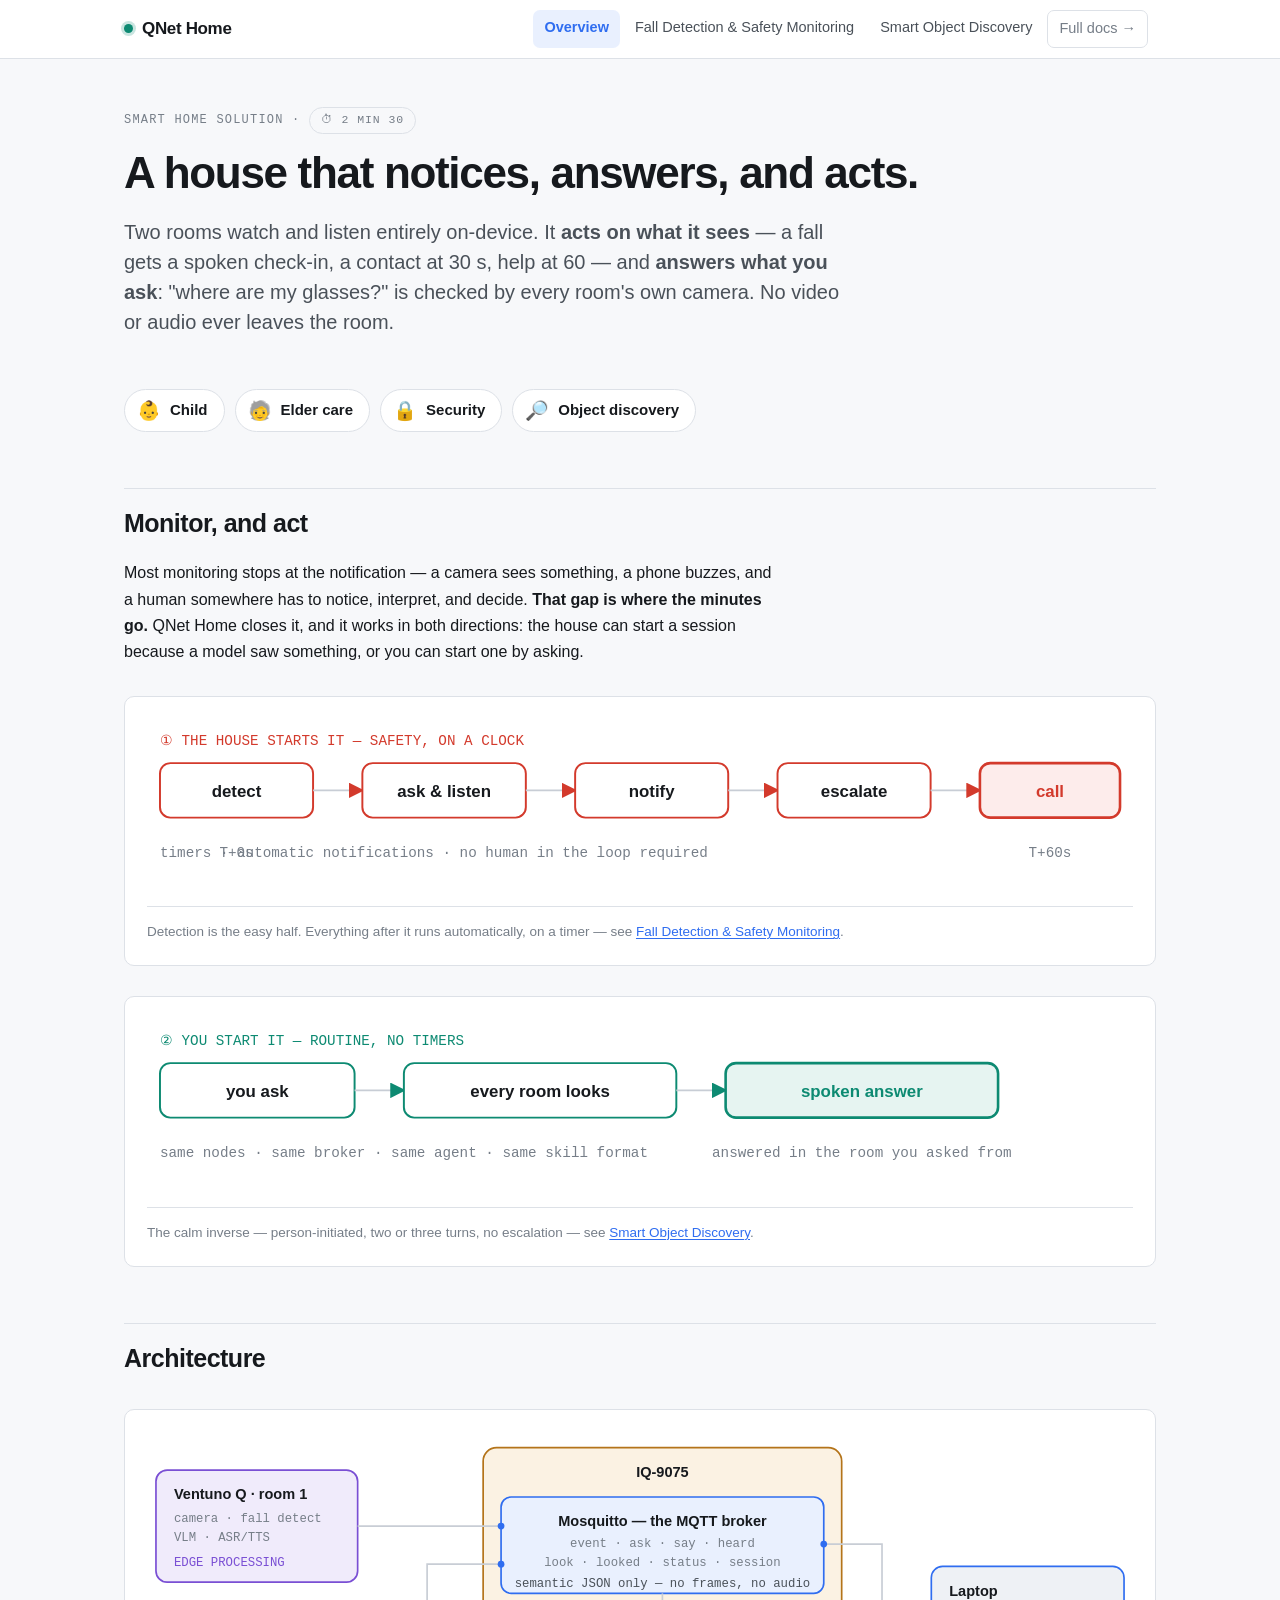
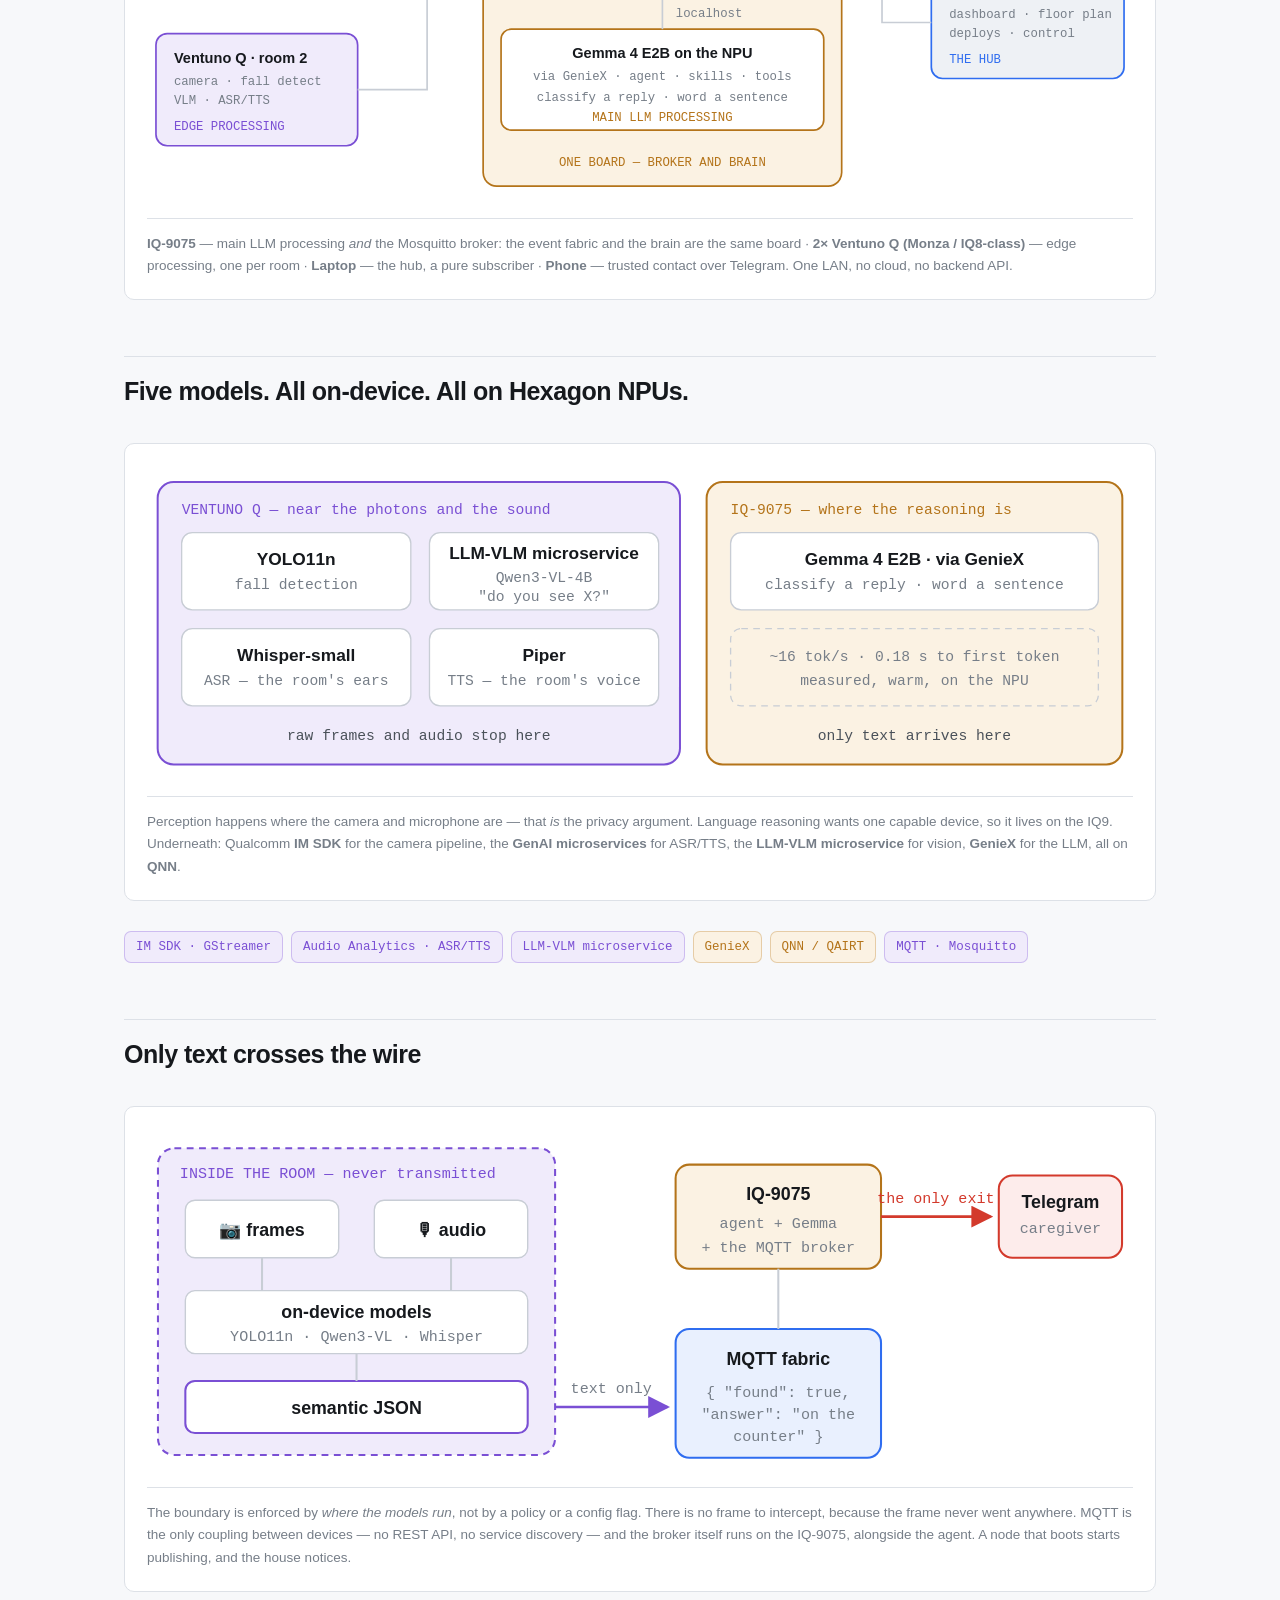
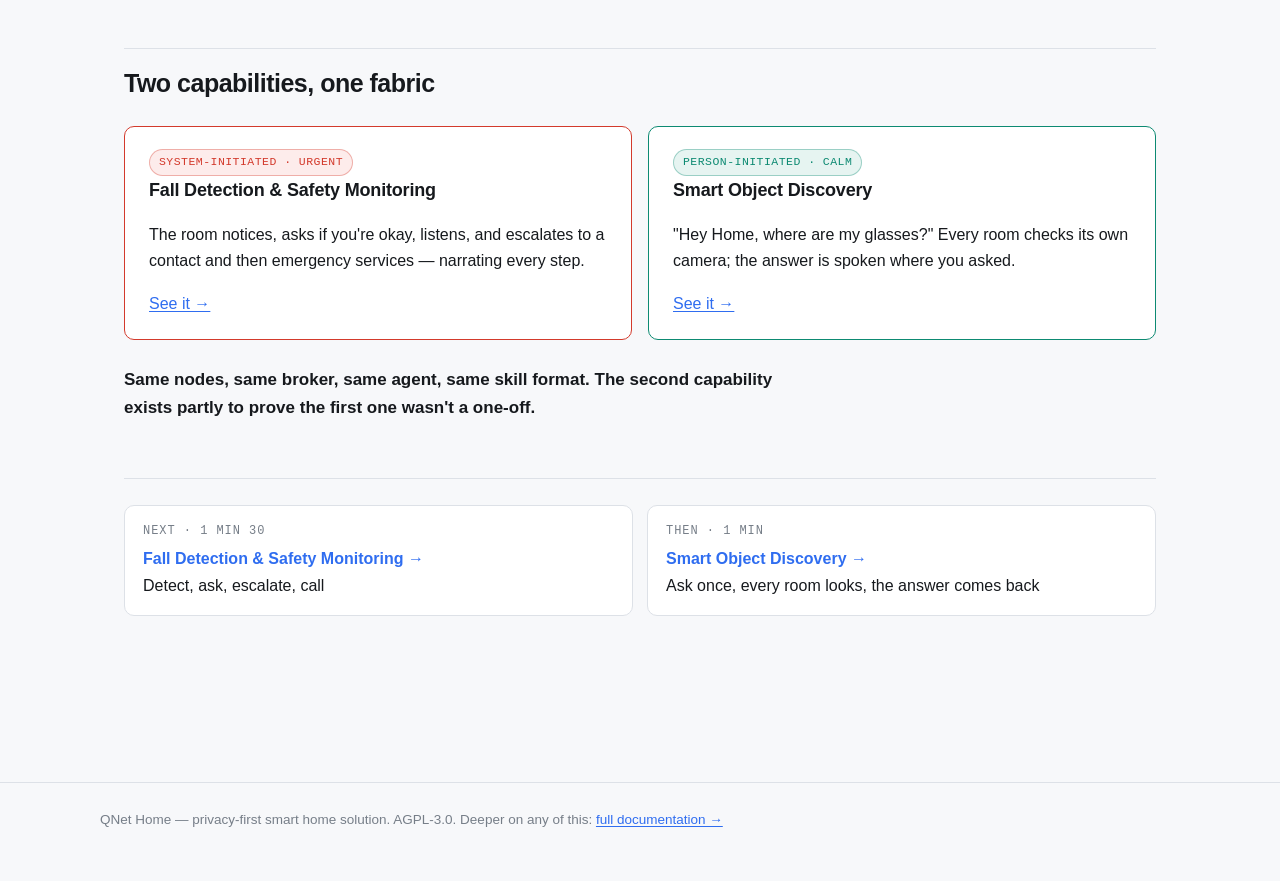
<file: design/index.html>
<!DOCTYPE html>
<html lang="en">
<head>
<meta charset="utf-8">
<meta name="viewport" content="width=device-width, initial-scale=1">
<title>QNet Home — Smart Home Solution</title>
<link rel="stylesheet" href="assets/style.css">
</head>
<body>

<nav class="nav">
  <div class="nav-inner">
    <a class="brand" href="index.html"><span class="dot"></span>QNet Home</a>
    <div class="nav-links">
      <a href="index.html" aria-current="page">Overview</a>
      <a href="fall.html">Fall Detection &amp; Safety Monitoring</a>
      <a href="find.html">Smart Object Discovery</a>
      <a href="details/index.html" class="back">Full docs →</a>
    </div>
  </div>
</nav>

<main>

<div class="hero">
  <div class="eyebrow">Smart Home Solution · <span class="timebadge">⏱ 2 min 30</span></div>
  <h1>A house that notices, answers, and acts.</h1>
  <p class="talk-lede">
    Two rooms watch and listen entirely on-device. It <strong>acts on what it sees</strong> —
    a fall gets a spoken check-in, a contact at 30 s, help at 60 — and
    <strong>answers what you ask</strong>: "where are my glasses?" is checked by every room's
    own camera. No video or audio ever leaves the room.
  </p>
</div>

<div class="chips">
  <div class="chip"><span class="ico">👶</span> Child</div>
  <div class="chip"><span class="ico">🧓</span> Elder care</div>
  <div class="chip"><span class="ico">🔒</span> Security</div>
  <div class="chip"><span class="ico">🔎</span> Object discovery</div>
</div>

<h2>Monitor, and act</h2>

<p>
  Most monitoring stops at the notification — a camera sees something, a phone buzzes, and a
  human somewhere has to notice, interpret, and decide. <strong>That gap is where the minutes
  go.</strong> QNet Home closes it, and it works in both directions: the house can start a
  session because a model saw something, or you can start one by asking.
</p>

<figure class="figure">
<svg viewBox="0 0 760 132" role="img" aria-label="System-initiated safety path: detect, ask and listen, notify, escalate, then call">
  <text class="sub" x="10" y="20" style="fill:var(--safety)">① THE HOUSE STARTS IT — SAFETY, ON A CLOCK</text>

  <rect x="10" y="34" width="118" height="42" rx="8" fill="var(--surface)" stroke="var(--safety)" stroke-width="1.5"/>
  <text class="lbl" x="69" y="60" text-anchor="middle">detect</text>
  <path class="wire" d="M128 55 H 166" stroke-width="1.5" stroke="var(--safety)" marker-end="url(#s1)"/>

  <rect x="166" y="34" width="126" height="42" rx="8" fill="var(--surface)" stroke="var(--safety)" stroke-width="1.5"/>
  <text class="lbl" x="229" y="60" text-anchor="middle">ask &amp; listen</text>
  <path class="wire" d="M292 55 H 330" stroke-width="1.5" stroke="var(--safety)" marker-end="url(#s1)"/>

  <rect x="330" y="34" width="118" height="42" rx="8" fill="var(--surface)" stroke="var(--safety)" stroke-width="1.5"/>
  <text class="lbl" x="389" y="60" text-anchor="middle">notify</text>
  <path class="wire" d="M448 55 H 486" stroke-width="1.5" stroke="var(--safety)" marker-end="url(#s1)"/>

  <rect x="486" y="34" width="118" height="42" rx="8" fill="var(--surface)" stroke="var(--safety)" stroke-width="1.5"/>
  <text class="lbl" x="545" y="60" text-anchor="middle">escalate</text>
  <path class="wire" d="M604 55 H 642" stroke-width="1.5" stroke="var(--safety)" marker-end="url(#s1)"/>

  <rect x="642" y="34" width="108" height="42" rx="8" fill="var(--safety-bg)" stroke="var(--safety)" stroke-width="2"/>
  <text class="lbl" x="696" y="60" text-anchor="middle" style="fill:var(--safety)">call</text>

  <text class="sub" x="10" y="106" style="fill:var(--ink-3)">timers · automatic notifications · no human in the loop required</text>
  <text class="sub" x="696" y="106" text-anchor="middle" style="fill:var(--ink-3)">T+60s</text>
  <text class="sub" x="69" y="106" text-anchor="middle" style="fill:var(--ink-3)">T+0s</text>

  <defs>
    <marker id="s1" markerWidth="8" markerHeight="8" refX="7" refY="4" orient="auto"><path d="M0 0 L8 4 L0 8 z" fill="var(--safety)"/></marker>
  </defs>
</svg>
<figcaption>
  Detection is the easy half. Everything after it runs automatically, on a timer — see
  <a href="fall.html">Fall Detection &amp; Safety Monitoring</a>.
</figcaption>
</figure>

<figure class="figure">
<svg viewBox="0 0 760 132" role="img" aria-label="Person-initiated routine path: you ask, every room looks with its own vision model, and the answer is spoken back">
  <text class="sub" x="10" y="20" style="fill:var(--routine)">② YOU START IT — ROUTINE, NO TIMERS</text>

  <rect x="10" y="34" width="150" height="42" rx="8" fill="var(--surface)" stroke="var(--routine)" stroke-width="1.5"/>
  <text class="lbl" x="85" y="60" text-anchor="middle">you ask</text>
  <path class="wire" d="M160 55 H 198" stroke-width="1.5" stroke="var(--routine)" marker-end="url(#s2)"/>

  <rect x="198" y="34" width="210" height="42" rx="8" fill="var(--surface)" stroke="var(--routine)" stroke-width="1.5"/>
  <text class="lbl" x="303" y="60" text-anchor="middle">every room looks</text>
  <path class="wire" d="M408 55 H 446" stroke-width="1.5" stroke="var(--routine)" marker-end="url(#s2)"/>

  <rect x="446" y="34" width="210" height="42" rx="8" fill="var(--routine-bg)" stroke="var(--routine)" stroke-width="2"/>
  <text class="lbl" x="551" y="60" text-anchor="middle" style="fill:var(--routine)">spoken answer</text>

  <text class="sub" x="10" y="106" style="fill:var(--ink-3)">same nodes · same broker · same agent · same skill format</text>
  <text class="sub" x="551" y="106" text-anchor="middle" style="fill:var(--ink-3)">answered in the room you asked from</text>

  <defs>
    <marker id="s2" markerWidth="8" markerHeight="8" refX="7" refY="4" orient="auto"><path d="M0 0 L8 4 L0 8 z" fill="var(--routine)"/></marker>
  </defs>
</svg>
<figcaption>
  The calm inverse — person-initiated, two or three turns, no escalation — see
  <a href="find.html">Smart Object Discovery</a>.
</figcaption>
</figure>

<h2>Architecture</h2>

<figure class="figure">
<svg viewBox="0 0 880 330" role="img" aria-label="Topology: two Ventuno Q room nodes connect to the IQ-9075, which runs both the Mosquitto MQTT broker and the Gemma LLM; the laptop hub subscribes to the same broker">

  <rect x="8" y="34" width="180" height="100" rx="10" fill="var(--edge-bg)" stroke="var(--edge)" stroke-width="1.5"/>
  <text class="lbl" x="24" y="60">Ventuno Q · room 1</text>
  <text class="sub" x="24" y="80">camera · fall detect</text>
  <text class="sub" x="24" y="97">VLM · ASR/TTS</text>
  <text class="sub" x="24" y="120" style="fill:var(--edge)">EDGE PROCESSING</text>

  <rect x="8" y="180" width="180" height="100" rx="10" fill="var(--edge-bg)" stroke="var(--edge)" stroke-width="1.5"/>
  <text class="lbl" x="24" y="206">Ventuno Q · room 2</text>
  <text class="sub" x="24" y="226">camera · fall detect</text>
  <text class="sub" x="24" y="243">VLM · ASR/TTS</text>
  <text class="sub" x="24" y="266" style="fill:var(--edge)">EDGE PROCESSING</text>

  <!-- the IQ-9075 contains BOTH the broker and the LLM -->
  <rect x="300" y="14" width="320" height="302" rx="12" fill="var(--brain-bg)" stroke="var(--brain)" stroke-width="1.5"/>
  <text class="lbl" x="460" y="40" text-anchor="middle">IQ-9075</text>

  <rect x="316" y="58" width="288" height="86" rx="9" fill="var(--accent-bg)" stroke="var(--accent)" stroke-width="1.5"/>
  <text class="lbl" x="460" y="84" text-anchor="middle">Mosquitto — the MQTT broker</text>
  <text class="sub" x="460" y="103" text-anchor="middle">event · ask · say · heard</text>
  <text class="sub" x="460" y="120" text-anchor="middle">look · looked · status · session</text>
  <text class="sub" x="460" y="138" text-anchor="middle" style="fill:var(--ink-2)">semantic JSON only — no frames, no audio</text>

  <rect x="316" y="176" width="288" height="90" rx="9" fill="var(--surface)" stroke="var(--brain)" stroke-width="1.5"/>
  <text class="lbl" x="460" y="202" text-anchor="middle">Gemma 4 E2B on the NPU</text>
  <text class="sub" x="460" y="221" text-anchor="middle">via GenieX · agent · skills · tools</text>
  <text class="sub" x="460" y="240" text-anchor="middle">classify a reply · word a sentence</text>
  <text class="sub" x="460" y="258" text-anchor="middle" style="fill:var(--brain)">MAIN LLM PROCESSING</text>

  <path class="wire" d="M460 144 V 176" stroke-width="1.5"/>
  <text class="edge-lbl" x="472" y="165">localhost</text>

  <text class="sub" x="460" y="298" text-anchor="middle" style="fill:var(--brain)">ONE BOARD — BROKER AND BRAIN</text>

  <rect x="700" y="120" width="172" height="100" rx="10" fill="var(--surface-2)" stroke="var(--accent)" stroke-width="1.5"/>
  <text class="lbl" x="716" y="146">Laptop</text>
  <text class="sub" x="716" y="166">dashboard · floor plan</text>
  <text class="sub" x="716" y="183">deploys · control</text>
  <text class="sub" x="716" y="206" style="fill:var(--accent)">THE HUB</text>

  <path class="wire" d="M188 84 H 316" stroke-width="1.5"/>
  <path class="wire" d="M188 230 H 250 V 118 H 316" stroke-width="1.5"/>
  <path class="wire" d="M604 100 H 656 V 170 H 700" stroke-width="1.5"/>
  <circle cx="316" cy="84" r="3" fill="var(--accent)"/>
  <circle cx="316" cy="118" r="3" fill="var(--accent)"/>
  <circle cx="604" cy="100" r="3" fill="var(--accent)"/>
</svg>
<figcaption>
  <strong>IQ-9075</strong> — main LLM processing <em>and</em> the Mosquitto broker: the event
  fabric and the brain are the same board ·
  <strong>2× Ventuno Q (Monza / IQ8-class)</strong> — edge processing, one per room ·
  <strong>Laptop</strong> — the hub, a pure subscriber ·
  <strong>Phone</strong> — trusted contact over Telegram.
  One LAN, no cloud, no backend API.
</figcaption>
</figure>

<h2>Five models. All on-device. All on Hexagon NPUs.</h2>

<figure class="figure">
<svg viewBox="0 0 740 236" role="img" aria-label="Model placement: YOLO11n, the LLM-VLM microservice running Qwen3-VL, Whisper and Piper run on the Ventuno Q room nodes; Gemma 4 E2B runs on the IQ-9075">

  <rect x="8" y="12" width="392" height="212" rx="12" fill="var(--edge-bg)" stroke="var(--edge)" stroke-width="1.5"/>
  <text class="sub" x="26" y="36" style="fill:var(--edge)">VENTUNO Q — near the photons and the sound</text>

  <rect x="26" y="50" width="172" height="58" rx="8" fill="var(--surface)" stroke="var(--line-2)"/>
  <text class="lbl" x="112" y="74" text-anchor="middle">YOLO11n</text>
  <text class="sub" x="112" y="92" text-anchor="middle">fall detection</text>

  <rect x="212" y="50" width="172" height="58" rx="8" fill="var(--surface)" stroke="var(--line-2)"/>
  <text class="lbl" x="298" y="70" text-anchor="middle">LLM-VLM microservice</text>
  <text class="sub" x="298" y="87" text-anchor="middle">Qwen3-VL-4B</text>
  <text class="sub" x="298" y="101" text-anchor="middle">"do you see X?"</text>

  <rect x="26" y="122" width="172" height="58" rx="8" fill="var(--surface)" stroke="var(--line-2)"/>
  <text class="lbl" x="112" y="146" text-anchor="middle">Whisper-small</text>
  <text class="sub" x="112" y="164" text-anchor="middle">ASR — the room's ears</text>

  <rect x="212" y="122" width="172" height="58" rx="8" fill="var(--surface)" stroke="var(--line-2)"/>
  <text class="lbl" x="298" y="146" text-anchor="middle">Piper</text>
  <text class="sub" x="298" y="164" text-anchor="middle">TTS — the room's voice</text>

  <text class="sub" x="204" y="206" text-anchor="middle" style="fill:var(--ink-2)">raw frames and audio stop here</text>

  <rect x="420" y="12" width="312" height="212" rx="12" fill="var(--brain-bg)" stroke="var(--brain)" stroke-width="1.5"/>
  <text class="sub" x="438" y="36" style="fill:var(--brain)">IQ-9075 — where the reasoning is</text>

  <rect x="438" y="50" width="276" height="58" rx="8" fill="var(--surface)" stroke="var(--line-2)"/>
  <text class="lbl" x="576" y="74" text-anchor="middle">Gemma 4 E2B · via GenieX</text>
  <text class="sub" x="576" y="92" text-anchor="middle">classify a reply · word a sentence</text>

  <rect x="438" y="122" width="276" height="58" rx="8" fill="none" stroke="var(--line-2)" stroke-dasharray="5 4"/>
  <text class="sub" x="576" y="146" text-anchor="middle">~16 tok/s · 0.18 s to first token</text>
  <text class="sub" x="576" y="164" text-anchor="middle">measured, warm, on the NPU</text>

  <text class="sub" x="576" y="206" text-anchor="middle" style="fill:var(--ink-2)">only text arrives here</text>
</svg>
<figcaption>
  Perception happens where the camera and microphone are — that <em>is</em> the privacy
  argument. Language reasoning wants one capable device, so it lives on the IQ9.
  Underneath: Qualcomm <strong>IM SDK</strong> for the camera pipeline, the
  <strong>GenAI microservices</strong> for ASR/TTS, the <strong>LLM-VLM microservice</strong>
  for vision, <strong>GenieX</strong> for the LLM, all on <strong>QNN</strong>.
</figcaption>
</figure>

<div class="stack-strip">
  <span class="m e">IM SDK · GStreamer</span>
  <span class="m e">Audio Analytics · ASR/TTS</span>
  <span class="m e">LLM-VLM microservice</span>
  <span class="m b">GenieX</span>
  <span class="m b">QNN / QAIRT</span>
  <span class="m e">MQTT · Mosquitto</span>
</div>

<h2>Only text crosses the wire</h2>

<figure class="figure">
<svg viewBox="0 0 720 250" role="img" aria-label="Raw frames and audio stay inside the room node; only semantic JSON crosses to the fabric; only a caregiver message leaves the house">

  <rect x="8" y="14" width="290" height="224" rx="12" fill="var(--edge-bg)" stroke="var(--edge)" stroke-width="1.5" stroke-dasharray="5 4"/>
  <text class="sub" x="24" y="36" style="fill:var(--edge)">INSIDE THE ROOM — never transmitted</text>

  <rect x="28" y="52" width="112" height="42" rx="7" fill="var(--surface)" stroke="var(--line-2)"/>
  <text class="lbl" x="84" y="78" text-anchor="middle">📷 frames</text>

  <rect x="166" y="52" width="112" height="42" rx="7" fill="var(--surface)" stroke="var(--line-2)"/>
  <text class="lbl" x="222" y="78" text-anchor="middle">🎙 audio</text>

  <rect x="28" y="118" width="250" height="46" rx="7" fill="var(--surface)" stroke="var(--line-2)"/>
  <text class="lbl" x="153" y="138" text-anchor="middle">on-device models</text>
  <text class="sub" x="153" y="155" text-anchor="middle">YOLO11n · Qwen3-VL · Whisper</text>

  <rect x="28" y="184" width="250" height="38" rx="7" fill="var(--surface)" stroke="var(--edge)" stroke-width="1.5"/>
  <text class="lbl" x="153" y="208" text-anchor="middle">semantic JSON</text>

  <path class="wire" d="M84 94 V 118" stroke-width="1.5"/>
  <path class="wire" d="M222 94 V 118" stroke-width="1.5"/>
  <path class="wire" d="M153 164 V 184" stroke-width="1.5"/>

  <path d="M298 203 H 380" stroke="var(--edge)" stroke-width="2" fill="none" marker-end="url(#h1)"/>
  <text class="edge-lbl" x="339" y="193" text-anchor="middle">text only</text>

  <rect x="386" y="146" width="150" height="94" rx="10" fill="var(--accent-bg)" stroke="var(--accent)" stroke-width="1.5"/>
  <text class="lbl" x="461" y="172" text-anchor="middle">MQTT fabric</text>
  <text class="sub" x="461" y="196" text-anchor="middle">{ "found": true,</text>
  <text class="sub" x="461" y="212" text-anchor="middle">"answer": "on the</text>
  <text class="sub" x="461" y="228" text-anchor="middle">counter" }</text>

  <rect x="386" y="26" width="150" height="76" rx="10" fill="var(--brain-bg)" stroke="var(--brain)" stroke-width="1.5"/>
  <text class="lbl" x="461" y="52" text-anchor="middle">IQ-9075</text>
  <text class="sub" x="461" y="72" text-anchor="middle">agent + Gemma</text>
  <text class="sub" x="461" y="90" text-anchor="middle">+ the MQTT broker</text>
  <path class="wire" d="M461 146 V 102" stroke-width="1.5"/>

  <path d="M536 64 H 616" stroke="var(--safety)" stroke-width="2" fill="none" marker-end="url(#h2)"/>
  <text class="edge-lbl" x="576" y="54" text-anchor="middle" style="fill:var(--safety)">the only exit</text>

  <rect x="622" y="34" width="90" height="60" rx="10" fill="var(--safety-bg)" stroke="var(--safety)" stroke-width="1.5"/>
  <text class="lbl" x="667" y="58" text-anchor="middle">Telegram</text>
  <text class="sub" x="667" y="76" text-anchor="middle">caregiver</text>

  <defs>
    <marker id="h1" markerWidth="8" markerHeight="8" refX="7" refY="4" orient="auto"><path d="M0 0 L8 4 L0 8 z" fill="var(--edge)"/></marker>
    <marker id="h2" markerWidth="8" markerHeight="8" refX="7" refY="4" orient="auto"><path d="M0 0 L8 4 L0 8 z" fill="var(--safety)"/></marker>
  </defs>
</svg>
<figcaption>
  The boundary is enforced by <em>where the models run</em>, not by a policy or a config flag.
  There is no frame to intercept, because the frame never went anywhere. MQTT is the only
  coupling between devices — no REST API, no service discovery — and the broker itself runs on
  the IQ-9075, alongside the agent. A node that boots starts publishing, and the house notices.
</figcaption>
</figure>

<h2>Two capabilities, one fabric</h2>

<div class="grid">
  <div class="card" style="border-color: var(--safety)">
    <span class="pill safety">system-initiated · urgent</span>
    <h3>Fall Detection &amp; Safety Monitoring</h3>
    <p>The room notices, asks if you're okay, listens, and escalates to a contact and then
    emergency services — narrating every step.</p>
    <p><a href="fall.html">See it →</a></p>
  </div>
  <div class="card" style="border-color: var(--routine)">
    <span class="pill routine">person-initiated · calm</span>
    <h3>Smart Object Discovery</h3>
    <p>"Hey Home, where are my glasses?" Every room checks its own camera; the answer is
    spoken where you asked.</p>
    <p><a href="find.html">See it →</a></p>
  </div>
</div>

<p class="punch">
  Same nodes, same broker, same agent, same skill format. The second capability exists partly
  to prove the first one wasn't a one-off.
</p>

<div class="next">
  <a href="fall.html">
    <div class="next-label">Next · 1 min 30</div>
    <div class="next-title">Fall Detection &amp; Safety Monitoring →</div>
    <div class="sub">Detect, ask, escalate, call</div>
  </a>
  <a href="find.html">
    <div class="next-label">Then · 1 min</div>
    <div class="next-title">Smart Object Discovery →</div>
    <div class="sub">Ask once, every room looks, the answer comes back</div>
  </a>
</div>

</main>

<footer>
  <div class="footer-inner">
    QNet Home — privacy-first smart home solution. AGPL-3.0.
    Deeper on any of this: <a href="details/index.html">full documentation →</a>
  </div>
</footer>

</body>
</html>
</file>
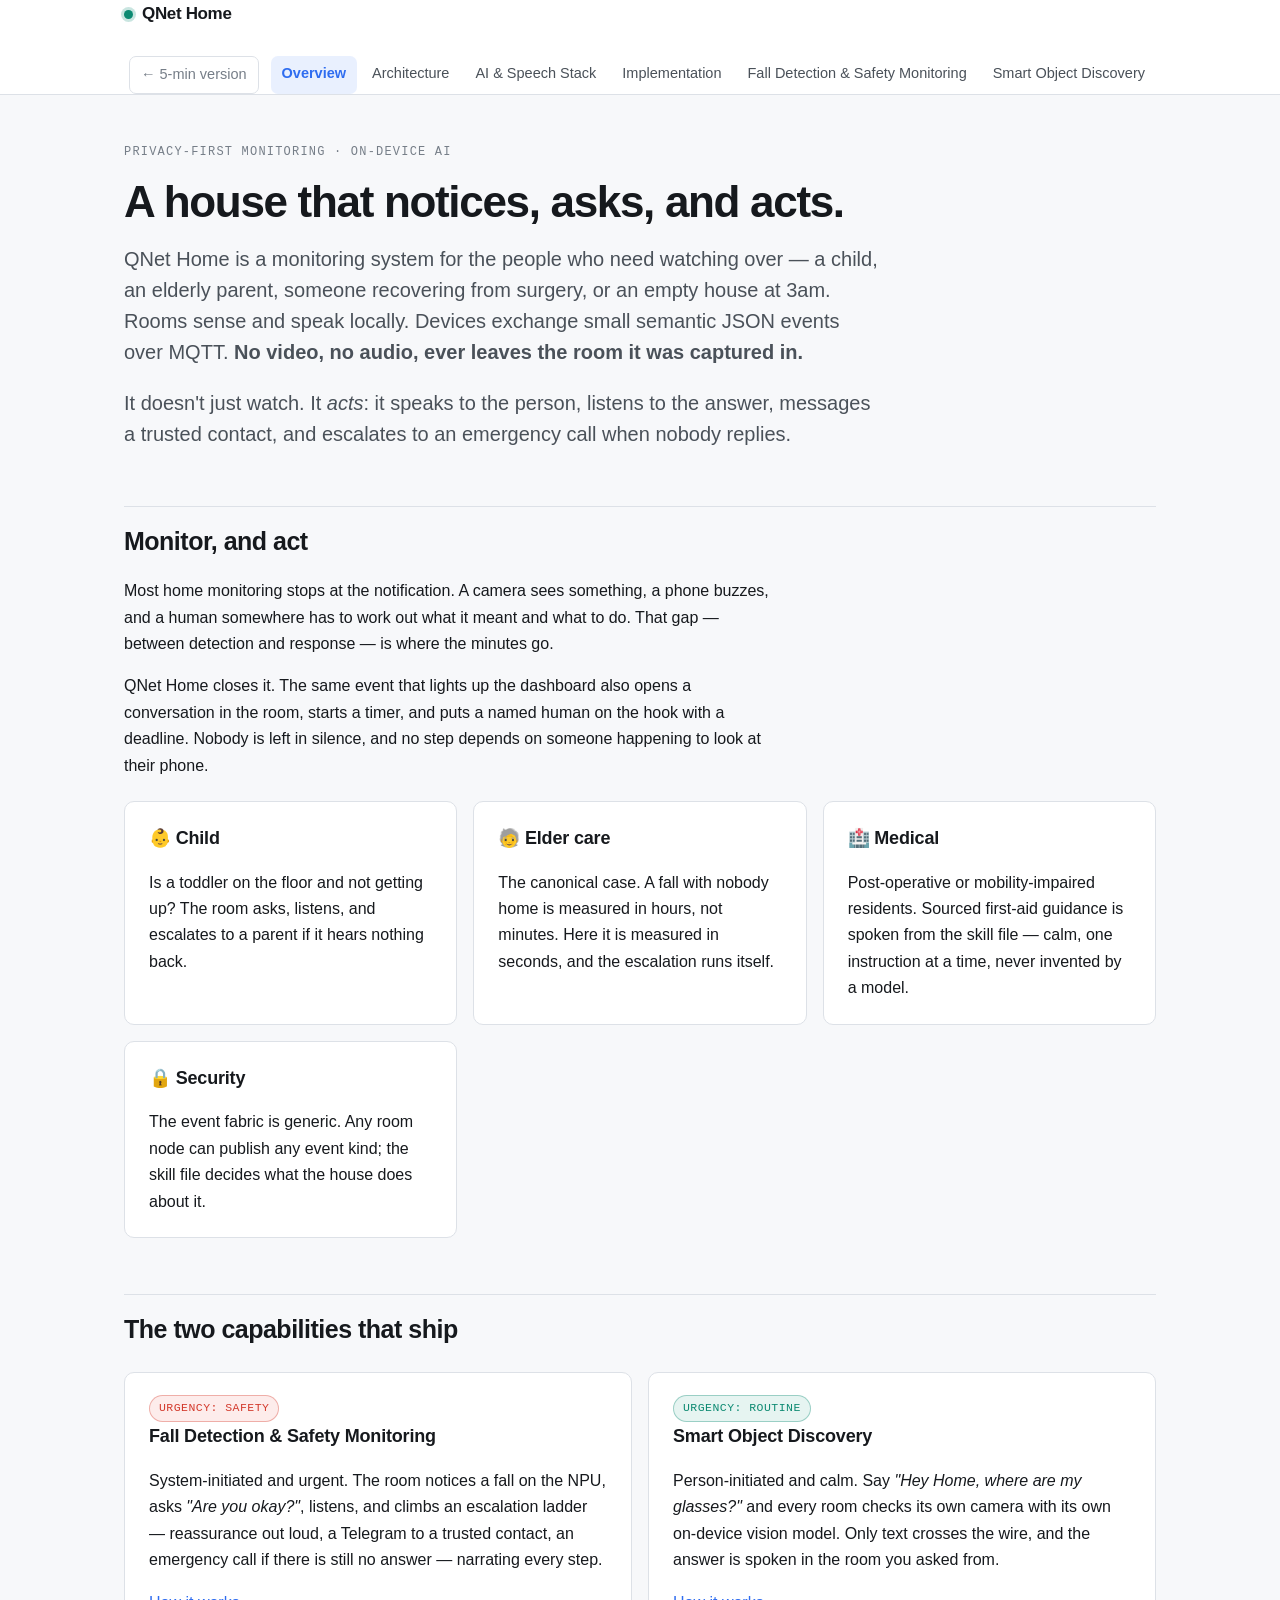
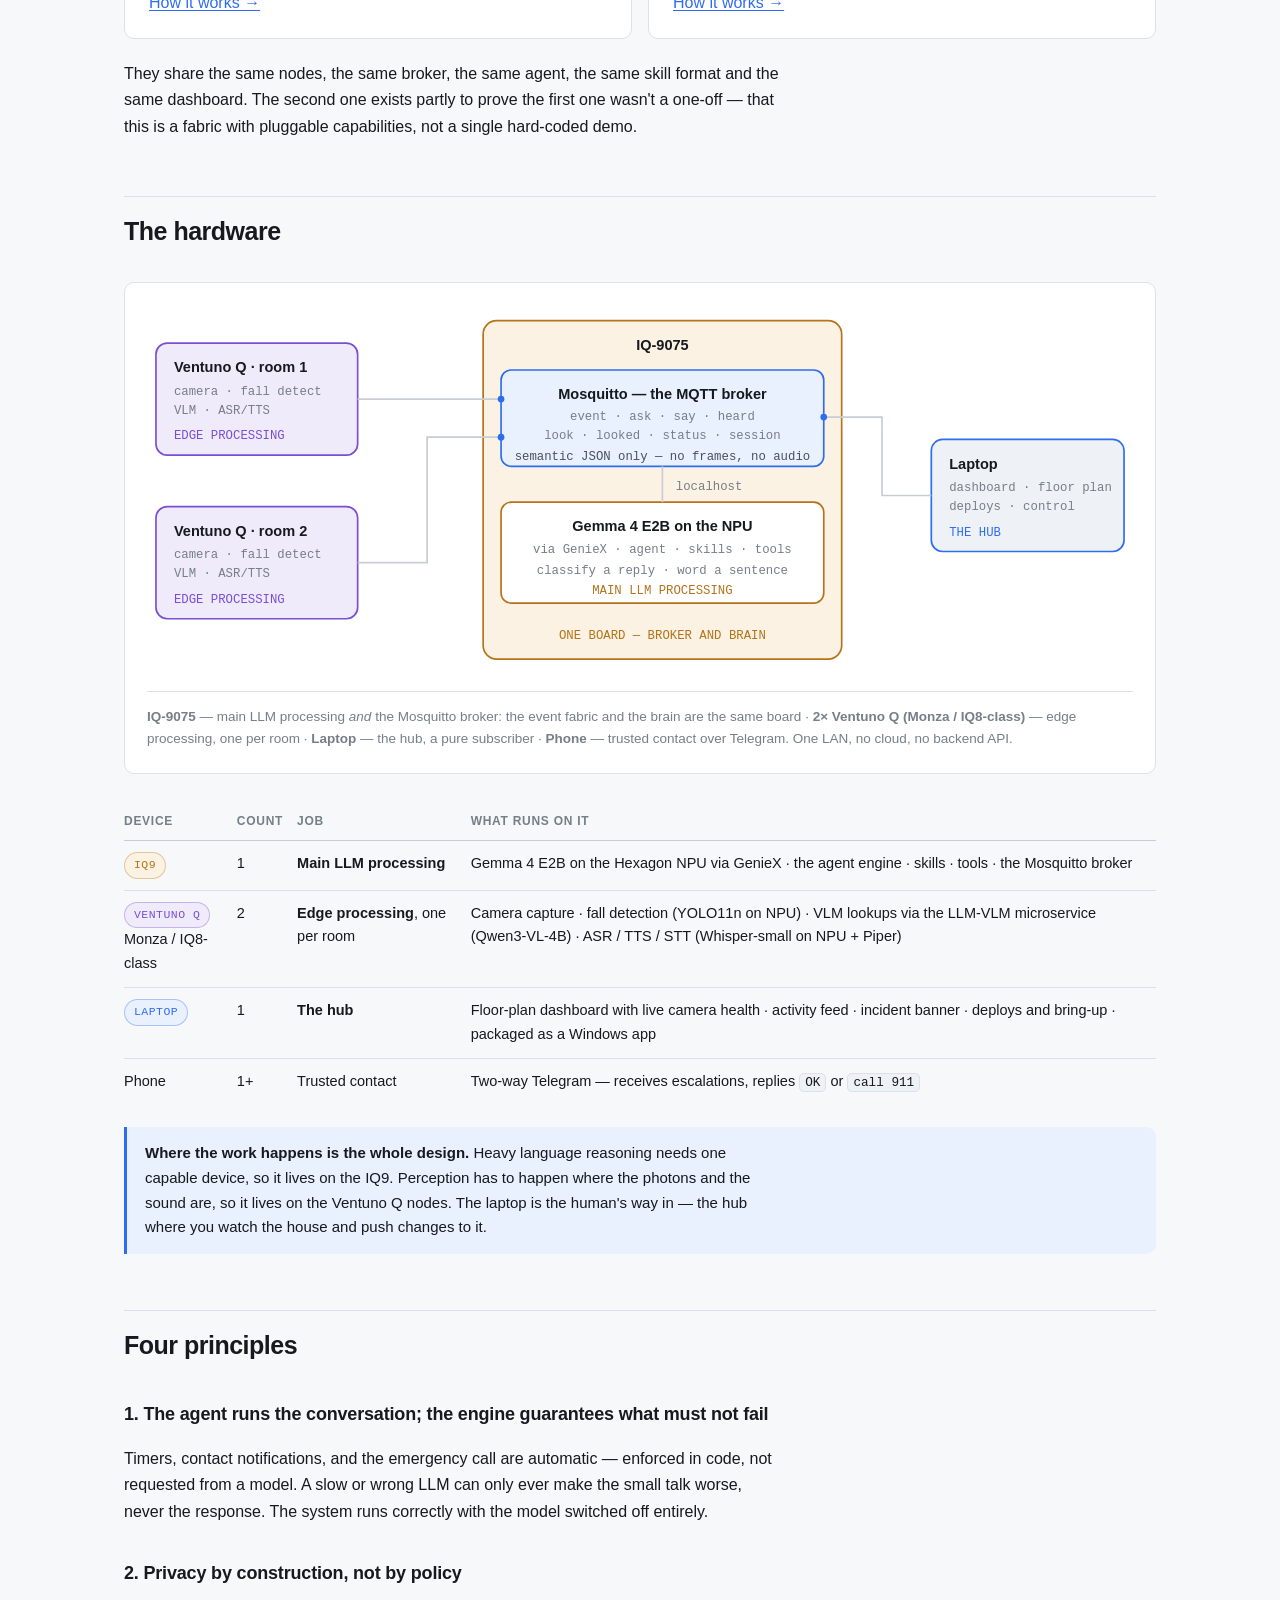
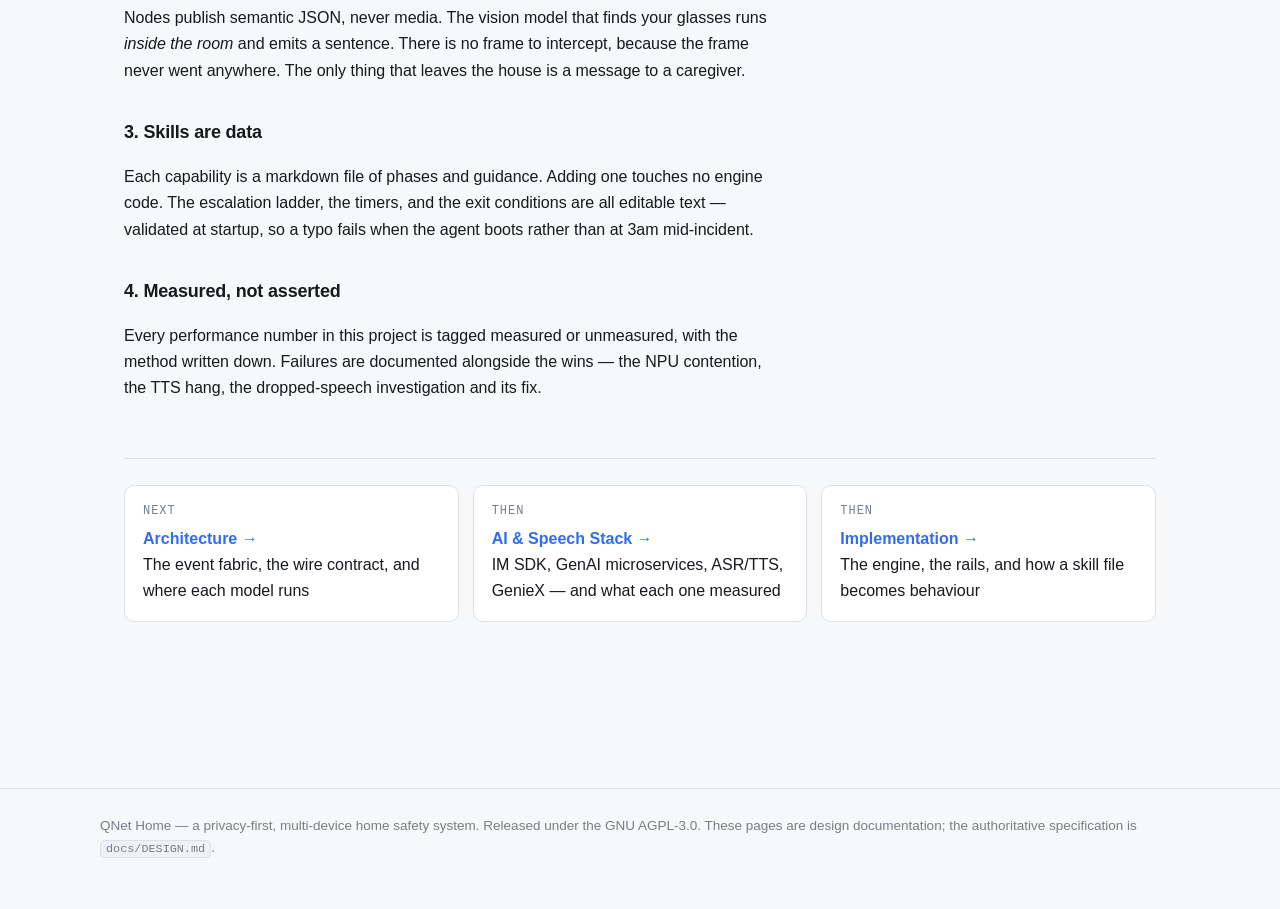
<file: design/details/index.html>
<!DOCTYPE html>
<html lang="en">
<head>
<meta charset="utf-8">
<meta name="viewport" content="width=device-width, initial-scale=1">
<title>QNet Home — Overview</title>
<link rel="stylesheet" href="../assets/style.css">
</head>
<body>

<nav class="nav">
  <div class="nav-inner">
    <a class="brand" href="../index.html"><span class="dot"></span>QNet Home</a>
    <div class="nav-links"><a href="../index.html" class="back">← 5-min version</a>
      <a href="index.html" aria-current="page">Overview</a>
      <a href="architecture.html">Architecture</a>
      <a href="ai-stack.html">AI &amp; Speech Stack</a>
      <a href="implementation.html">Implementation</a>
      <a href="fall-detection.html">Fall Detection &amp; Safety Monitoring</a>
      <a href="object-finder.html">Smart Object Discovery</a>
    </div>
  </div>
</nav>

<main>

<div class="hero">
  <div class="eyebrow">Privacy-first monitoring · on-device AI</div>
  <h1>A house that notices, asks, and acts.</h1>
  <p class="lede">
    QNet Home is a monitoring system for the people who need watching over — a child, an
    elderly parent, someone recovering from surgery, or an empty house at 3am. Rooms sense
    and speak locally. Devices exchange small semantic JSON events over MQTT. <strong>No video,
    no audio, ever leaves the room it was captured in.</strong>
  </p>
  <p class="lede">
    It doesn't just watch. It <em>acts</em>: it speaks to the person, listens to the answer,
    messages a trusted contact, and escalates to an emergency call when nobody replies.
  </p>
</div>

<h2>Monitor, and act</h2>

<p>
  Most home monitoring stops at the notification. A camera sees something, a phone buzzes,
  and a human somewhere has to work out what it meant and what to do. That gap — between
  detection and response — is where the minutes go.
</p>

<p>
  QNet Home closes it. The same event that lights up the dashboard also opens a conversation
  in the room, starts a timer, and puts a named human on the hook with a deadline. Nobody is
  left in silence, and no step depends on someone happening to look at their phone.
</p>

<div class="grid">
  <div class="card">
    <h3>👶 Child</h3>
    <p>Is a toddler on the floor and not getting up? The room asks, listens, and escalates
    to a parent if it hears nothing back.</p>
  </div>
  <div class="card">
    <h3>🧓 Elder care</h3>
    <p>The canonical case. A fall with nobody home is measured in hours, not minutes.
    Here it is measured in seconds, and the escalation runs itself.</p>
  </div>
  <div class="card">
    <h3>🏥 Medical</h3>
    <p>Post-operative or mobility-impaired residents. Sourced first-aid guidance is spoken
    from the skill file — calm, one instruction at a time, never invented by a model.</p>
  </div>
  <div class="card">
    <h3>🔒 Security</h3>
    <p>The event fabric is generic. Any room node can publish any event kind; the skill file
    decides what the house does about it.</p>
  </div>
</div>

<h2>The two capabilities that ship</h2>

<div class="grid">
  <div class="card">
    <span class="pill safety">urgency: safety</span>
    <h3>Fall Detection &amp; Safety Monitoring</h3>
    <p>
      System-initiated and urgent. The room notices a fall on the NPU, asks
      <em>"Are you okay?"</em>, listens, and climbs an escalation ladder — reassurance out
      loud, a Telegram to a trusted contact, an emergency call if there is still no answer —
      narrating every step.
    </p>
    <p><a href="fall-detection.html">How it works →</a></p>
  </div>
  <div class="card">
    <span class="pill routine">urgency: routine</span>
    <h3>Smart Object Discovery</h3>
    <p>
      Person-initiated and calm. Say <em>"Hey Home, where are my glasses?"</em> and every
      room checks its own camera with its own on-device vision model. Only text crosses the
      wire, and the answer is spoken in the room you asked from.
    </p>
    <p><a href="object-finder.html">How it works →</a></p>
  </div>
</div>

<p>
  They share the same nodes, the same broker, the same agent, the same skill format and the
  same dashboard. The second one exists partly to prove the first one wasn't a one-off — that
  this is a fabric with pluggable capabilities, not a single hard-coded demo.
</p>

<h2>The hardware</h2>

<figure class="figure">
<svg viewBox="0 0 880 330" role="img" aria-label="Topology: two Ventuno Q room nodes connect to the IQ-9075, which runs both the Mosquitto MQTT broker and the Gemma LLM; the laptop hub subscribes to the same broker">

  <rect x="8" y="34" width="180" height="100" rx="10" fill="var(--edge-bg)" stroke="var(--edge)" stroke-width="1.5"/>
  <text class="lbl" x="24" y="60">Ventuno Q · room 1</text>
  <text class="sub" x="24" y="80">camera · fall detect</text>
  <text class="sub" x="24" y="97">VLM · ASR/TTS</text>
  <text class="sub" x="24" y="120" style="fill:var(--edge)">EDGE PROCESSING</text>

  <rect x="8" y="180" width="180" height="100" rx="10" fill="var(--edge-bg)" stroke="var(--edge)" stroke-width="1.5"/>
  <text class="lbl" x="24" y="206">Ventuno Q · room 2</text>
  <text class="sub" x="24" y="226">camera · fall detect</text>
  <text class="sub" x="24" y="243">VLM · ASR/TTS</text>
  <text class="sub" x="24" y="266" style="fill:var(--edge)">EDGE PROCESSING</text>

  <!-- the IQ-9075 contains BOTH the broker and the LLM -->
  <rect x="300" y="14" width="320" height="302" rx="12" fill="var(--brain-bg)" stroke="var(--brain)" stroke-width="1.5"/>
  <text class="lbl" x="460" y="40" text-anchor="middle">IQ-9075</text>

  <rect x="316" y="58" width="288" height="86" rx="9" fill="var(--accent-bg)" stroke="var(--accent)" stroke-width="1.5"/>
  <text class="lbl" x="460" y="84" text-anchor="middle">Mosquitto — the MQTT broker</text>
  <text class="sub" x="460" y="103" text-anchor="middle">event · ask · say · heard</text>
  <text class="sub" x="460" y="120" text-anchor="middle">look · looked · status · session</text>
  <text class="sub" x="460" y="138" text-anchor="middle" style="fill:var(--ink-2)">semantic JSON only — no frames, no audio</text>

  <rect x="316" y="176" width="288" height="90" rx="9" fill="var(--surface)" stroke="var(--brain)" stroke-width="1.5"/>
  <text class="lbl" x="460" y="202" text-anchor="middle">Gemma 4 E2B on the NPU</text>
  <text class="sub" x="460" y="221" text-anchor="middle">via GenieX · agent · skills · tools</text>
  <text class="sub" x="460" y="240" text-anchor="middle">classify a reply · word a sentence</text>
  <text class="sub" x="460" y="258" text-anchor="middle" style="fill:var(--brain)">MAIN LLM PROCESSING</text>

  <path class="wire" d="M460 144 V 176" stroke-width="1.5"/>
  <text class="edge-lbl" x="472" y="165">localhost</text>

  <text class="sub" x="460" y="298" text-anchor="middle" style="fill:var(--brain)">ONE BOARD — BROKER AND BRAIN</text>

  <rect x="700" y="120" width="172" height="100" rx="10" fill="var(--surface-2)" stroke="var(--accent)" stroke-width="1.5"/>
  <text class="lbl" x="716" y="146">Laptop</text>
  <text class="sub" x="716" y="166">dashboard · floor plan</text>
  <text class="sub" x="716" y="183">deploys · control</text>
  <text class="sub" x="716" y="206" style="fill:var(--accent)">THE HUB</text>

  <path class="wire" d="M188 84 H 316" stroke-width="1.5"/>
  <path class="wire" d="M188 230 H 250 V 118 H 316" stroke-width="1.5"/>
  <path class="wire" d="M604 100 H 656 V 170 H 700" stroke-width="1.5"/>
  <circle cx="316" cy="84" r="3" fill="var(--accent)"/>
  <circle cx="316" cy="118" r="3" fill="var(--accent)"/>
  <circle cx="604" cy="100" r="3" fill="var(--accent)"/>
</svg>
<figcaption>
  <strong>IQ-9075</strong> — main LLM processing <em>and</em> the Mosquitto broker: the event
  fabric and the brain are the same board ·
  <strong>2× Ventuno Q (Monza / IQ8-class)</strong> — edge processing, one per room ·
  <strong>Laptop</strong> — the hub, a pure subscriber ·
  <strong>Phone</strong> — trusted contact over Telegram.
  One LAN, no cloud, no backend API.
</figcaption>
</figure>

<div class="table-wrap">
<table>
  <thead>
    <tr><th>Device</th><th>Count</th><th>Job</th><th>What runs on it</th></tr>
  </thead>
  <tbody>
    <tr>
      <td><span class="pill brain">IQ9</span></td>
      <td>1</td>
      <td><strong>Main LLM processing</strong></td>
      <td>Gemma 4 E2B on the Hexagon NPU via GenieX · the agent engine · skills · tools · the Mosquitto broker</td>
    </tr>
    <tr>
      <td><span class="pill edge">Ventuno Q</span><br><span class="sub">Monza / IQ8-class</span></td>
      <td>2</td>
      <td><strong>Edge processing</strong>, one per room</td>
      <td>Camera capture · fall detection (YOLO11n on NPU) · VLM lookups via the LLM-VLM microservice (Qwen3-VL-4B) · ASR / TTS / STT (Whisper-small on NPU + Piper)</td>
    </tr>
    <tr>
      <td><span class="pill hub">Laptop</span></td>
      <td>1</td>
      <td><strong>The hub</strong></td>
      <td>Floor-plan dashboard with live camera health · activity feed · incident banner · deploys and bring-up · packaged as a Windows app</td>
    </tr>
    <tr>
      <td>Phone</td>
      <td>1+</td>
      <td>Trusted contact</td>
      <td>Two-way Telegram — receives escalations, replies <code>OK</code> or <code>call 911</code></td>
    </tr>
  </tbody>
</table>
</div>

<div class="note">
  <p><strong>Where the work happens is the whole design.</strong> Heavy language reasoning
  needs one capable device, so it lives on the IQ9. Perception has to happen where the
  photons and the sound are, so it lives on the Ventuno Q nodes. The laptop is the human's
  way in — the hub where you watch the house and push changes to it.</p>
</div>

<h2>Four principles</h2>

<h3>1. The agent runs the conversation; the engine guarantees what must not fail</h3>
<p>
  Timers, contact notifications, and the emergency call are automatic — enforced in code,
  not requested from a model. A slow or wrong LLM can only ever make the small talk worse,
  never the response. The system runs correctly with the model switched off entirely.
</p>

<h3>2. Privacy by construction, not by policy</h3>
<p>
  Nodes publish semantic JSON, never media. The vision model that finds your glasses runs
  <em>inside the room</em> and emits a sentence. There is no frame to intercept, because the
  frame never went anywhere. The only thing that leaves the house is a message to a caregiver.
</p>

<h3>3. Skills are data</h3>
<p>
  Each capability is a markdown file of phases and guidance. Adding one touches no engine
  code. The escalation ladder, the timers, and the exit conditions are all editable text —
  validated at startup, so a typo fails when the agent boots rather than at 3am mid-incident.
</p>

<h3>4. Measured, not asserted</h3>
<p>
  Every performance number in this project is tagged measured or unmeasured, with the method
  written down. Failures are documented alongside the wins — the NPU contention, the TTS
  hang, the dropped-speech investigation and its fix.
</p>

<div class="next">
  <a href="architecture.html">
    <div class="next-label">Next</div>
    <div class="next-title">Architecture →</div>
    <div class="sub">The event fabric, the wire contract, and where each model runs</div>
  </a>
  <a href="ai-stack.html">
    <div class="next-label">Then</div>
    <div class="next-title">AI &amp; Speech Stack →</div>
    <div class="sub">IM SDK, GenAI microservices, ASR/TTS, GenieX — and what each one measured</div>
  </a>
  <a href="implementation.html">
    <div class="next-label">Then</div>
    <div class="next-title">Implementation →</div>
    <div class="sub">The engine, the rails, and how a skill file becomes behaviour</div>
  </a>
</div>

</main>

<footer>
  <div class="footer-inner">
    QNet Home — a privacy-first, multi-device home safety system.
    Released under the GNU AGPL-3.0. These pages are design documentation; the
    authoritative specification is <code>docs/DESIGN.md</code>.
  </div>
</footer>

</body>
</html>
</file>
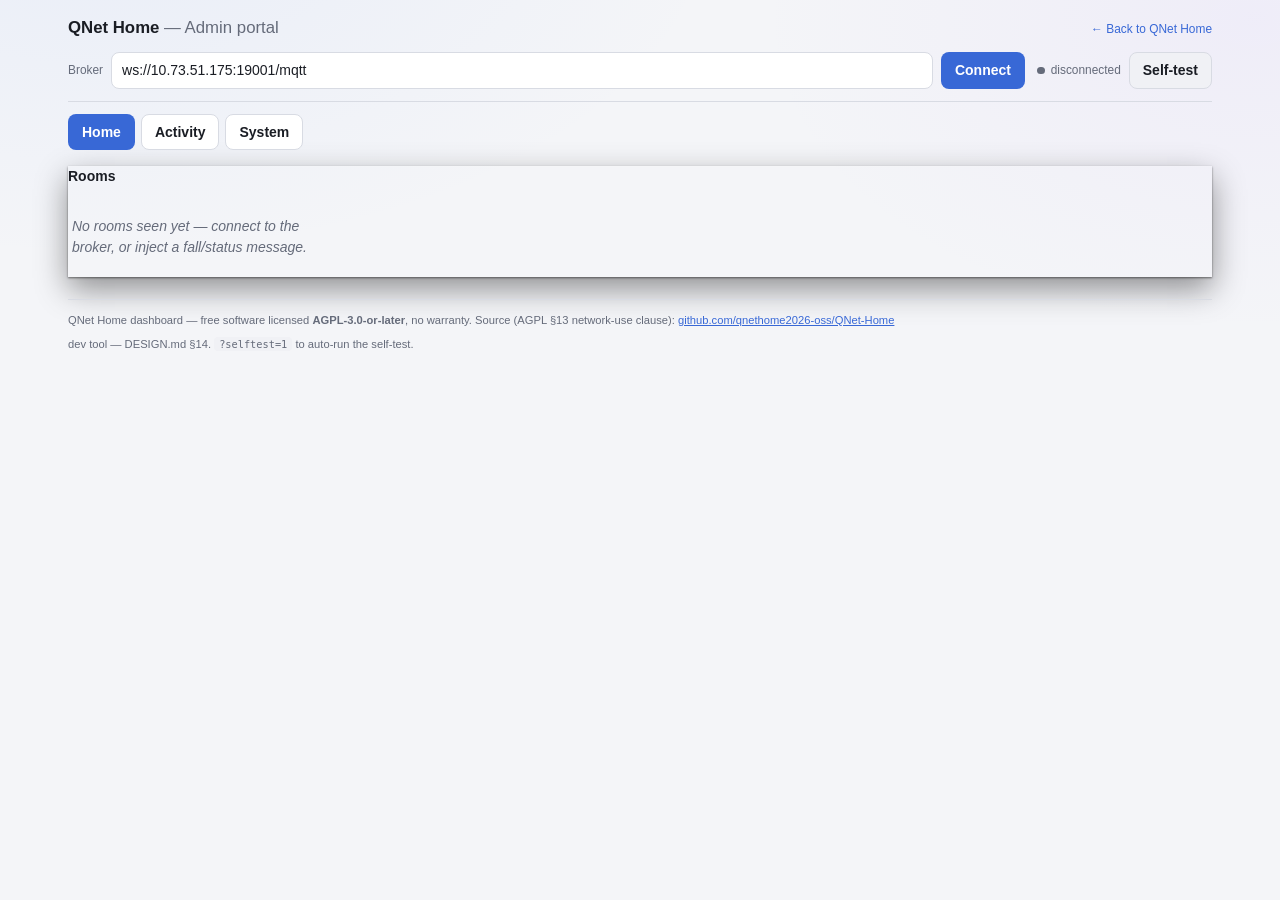
<file: dashboard/admin.html>
<!--
  SPDX-License-Identifier: AGPL-3.0-or-later
  QNet Home - a privacy-first, multi-device home safety system.
  Copyright (C) 2026 QNet Home contributors. This is free software under the
  GNU Affero General Public License v3 or later, with ABSOLUTELY NO WARRANTY.

  dashboard/admin.html - the QNet Home ADMIN PORTAL (T5.1/T5.2; DESIGN.md S14).

  T5.4 SPLIT: this file WAS dashboard/index.html. It is unchanged apart from
  its filename, its <title>, a slim "Admin portal" header line and a link back
  to the product page - everything it ever showed is still here, deliberately:
  the raw feed with topics and payloads, the full session fields (id, skill,
  urgency, phase, state), the latency waterfall, the bytes-on-the-wire
  counters, the per-topic message table, refused tool calls, llm decision lines
  and the reset-room buttons. dashboard/index.html is now the product-facing
  page and hides ALL of that vocabulary; when you need to see what the bus
  actually carried, you come here. Nothing was moved OUT of this file into that
  one - the product page re-derives what it needs from the same wire messages
  and copies the MiniMQTT client, so this page never lost a capability.

  One self-contained file, no build step, no CDN, works from file://. Connects
  to Mosquitto's WebSocket listener (:9001) and renders three areas per S14:

    Home     - room cards from qnet/+/status and any room seen on the bus
    Activity - every session, newest first; click for the full transcript
    System   - per-stage latency, bytes-on-the-wire, message counts (T5.2)

  Plus the one hard rule that isn't a preference: a session whose skill
  declares urgency:safety takes the WHOLE SCREEN the instant it's active
  (S14's "one rule, driven by data"), with a reset-room button so back-to-back
  demo runs don't need the 60s re-arm cooldown to elapse by itself (S16).

  MQTT CLIENT ATTRIBUTION: the hand-rolled MQTT-over-WebSocket client below
  ("MINI MQTT CLIENT") is copied, with only cosmetic renaming, from
  dev/sim.html's client of the same name (T1.2b) - see that file's header for
  why a ~200-line hand-rolled client beats embedding mqtt.js for a
  dependency-free dev tool. Reused here rather than re-derived so the two
  tools speak the wire protocol identically; if the wire handling ever needs a
  fix, fix it in both files (same accepted duplication sim.html already
  documents for its routing logic).

  NEW DEV-FACING TOPIC: qnet/<room>/cmd - {"op": "reset", "room": <room>}.
  Published by the "Reset room" button (S16: "give the dashboard a reset room
  button... one MQTT message"). Not in contracts/mqtt.md yet and the engine
  may not consume it - this file's job is only to publish it correctly so a
  future engine handler (clear the session, re-arm the detector) has
  something to listen for.
-->
<!DOCTYPE html>
<html lang="en">
<head>
<meta charset="UTF-8">
<meta name="viewport" content="width=device-width, initial-scale=1">
<title>QNet Home — Admin portal</title>
<style>
  :root {
    --bg: #06070b;
    --panel: #10131c;
    --panel-2: #161a26;
    --panel-3: #1c2231;
    --border: #1f2532;
    --text: #eef1f8;
    --muted: #8c95a9;
    --accent: #7ba3ff;
    --danger: #ff5f6d;
    --success: #34d399;
    --warn: #fbbf24;
    --violet: #b18cff;
  }
  @media (prefers-color-scheme: light) {
    :root {
      --bg: #f4f5f8; --panel: #ffffff; --panel-2: #f0f1f5; --panel-3: #e7e9f0;
      --border: #d8dbe3; --text: #1a1d24; --muted: #656b7a; --accent: #3868d6;
      --danger: #d1373c; --success: #1f8f3a; --warn: #a8720a; --violet: #7c4fe0;
    }
  }
  :root[data-theme="dark"] {
    --bg: #06070b;
    --panel: #10131c;
    --panel-2: #161a26;
    --panel-3: #1c2231;
    --border: #1f2532;
    --text: #eef1f8;
    --muted: #8c95a9;
    --accent: #7ba3ff;
    --danger: #ff5f6d;
    --success: #34d399;
    --warn: #fbbf24;
    --violet: #b18cff;
  }
  :root[data-theme="light"] {
    --bg: #f4f5f8; --panel: #ffffff; --panel-2: #f0f1f5; --panel-3: #e7e9f0;
    --border: #d8dbe3; --text: #1a1d24; --muted: #656b7a; --accent: #3868d6;
    --danger: #d1373c; --success: #1f8f3a; --warn: #a8720a; --violet: #7c4fe0;
  }
  * { box-sizing: border-box; }
  html, body { margin: 0; padding: 0; }
  body {
    background: var(--bg); color: var(--text);
    font: 14px/1.45 -apple-system, "Segoe UI", Roboto, Helvetica, Arial, sans-serif;
  }
  .app { max-width: 1180px; margin: 0 auto; padding: 16px 18px 32px; }
  h1 { font-size: 1.2em; margin: 0 0 2px; }
  h1 .subtitle { color: var(--muted); font-weight: 400; }
  h2 { font-size: 1em; margin: 0 0 10px; }
  h3 { font-size: 0.92em; margin: 0 0 6px; color: var(--muted); text-transform: uppercase; letter-spacing: 0.03em; }
  code { background: var(--panel-2); padding: 1px 5px; border-radius: 4px; font-size: 0.92em; }
  a { color: var(--accent); }

  .topbar { border-bottom: 1px solid var(--border); padding-bottom: 12px; margin-bottom: 12px; }
  .broker-row { display: flex; align-items: center; gap: 8px; flex-wrap: wrap; margin-top: 10px; }
  .broker-row label { color: var(--muted); font-size: 0.85em; }
  input[type="text"] {
    background: var(--panel); color: var(--text); border: 1px solid var(--border);
    border-radius: 8px; padding: 7px 10px; font: inherit;
  }
  #brokerUrl { min-width: 230px; flex: 1 1 230px; }
  button {
    font: inherit; cursor: pointer; border: none; border-radius: 8px;
    padding: 7px 13px; font-weight: 600; background: var(--panel-2); color: var(--text);
    border: 1px solid var(--border);
  }
  button:hover { filter: brightness(1.12); }
  #connectBtn { background: var(--accent); color: #fff; border-color: transparent; }
  .status { display: inline-flex; align-items: center; gap: 6px; margin-left: 4px; color: var(--muted); font-size: 0.85em; }
  .dot { width: 0.65em; height: 0.65em; border-radius: 50%; display: inline-block; background: var(--muted); }
  .dot-disconnected { background: var(--muted); }
  .dot-connecting { background: var(--warn); animation: pulse 1s ease-in-out infinite; }
  .dot-connected { background: var(--success); }
  .dot-error { background: var(--danger); }
  @keyframes pulse { 0%, 100% { opacity: 1; } 50% { opacity: 0.35; } }

  nav.tabs { display: flex; gap: 6px; margin-bottom: 16px; }
  nav.tabs button { background: var(--panel); }
  nav.tabs button.active { background: var(--accent); color: #fff; border-color: transparent; }

  .panel { display: none; }
  .panel.active { display: block; }

  /* ---------- Home ---------- */
  .room-grid { display: grid; grid-template-columns: repeat(auto-fill, minmax(260px, 1fr)); gap: 12px; }
  .room-card {
    background: var(--panel); border: 1px solid var(--border); border-radius: 12px; padding: 14px;
  }
  .room-card.has-safety { border-color: var(--danger); box-shadow: 0 0 0 1px var(--danger) inset; }
  .room-card-head { display: flex; align-items: center; justify-content: space-between; gap: 8px; margin-bottom: 8px; }
  .room-name { font-weight: 700; font-size: 1.05em; text-transform: capitalize; }
  .chip { padding: 3px 10px; border-radius: 999px; font-size: 0.78em; font-weight: 700; border: 1px solid var(--border); color: var(--muted); }
  .chip.idle { color: var(--muted); }
  .chip.safety { background: rgba(229,72,77,0.15); border-color: var(--danger); color: var(--danger); }
  .chip.routine { background: rgba(91,141,239,0.15); border-color: var(--accent); color: var(--accent); }
  .room-card .row { margin: 4px 0; font-size: 0.88em; }
  .room-card .row .k { color: var(--muted); margin-right: 4px; }
  .room-card .actions { margin-top: 10px; display: flex; gap: 8px; }
  .room-card .actions button { font-size: 0.82em; padding: 5px 10px; }
  .empty-hint { color: var(--muted); font-style: italic; padding: 20px 4px; }

  /* ---------- Activity ---------- */
  .activity-layout { display: grid; grid-template-columns: 300px 1fr; gap: 14px; align-items: start; }
  @media (max-width: 820px) { .activity-layout { grid-template-columns: 1fr; } }
  .session-list { background: var(--panel); border: 1px solid var(--border); border-radius: 12px; overflow: hidden; max-height: 70vh; overflow-y: auto; }
  .session-row { padding: 10px 12px; border-bottom: 1px solid var(--border); cursor: pointer; }
  .session-row:last-child { border-bottom: none; }
  .session-row:hover { background: var(--panel-2); }
  .session-row.selected { background: var(--panel-3); border-left: 3px solid var(--accent); }
  .session-row .top { display: flex; justify-content: space-between; align-items: center; gap: 6px; }
  .session-row .room { font-weight: 700; text-transform: capitalize; }
  .session-row .meta { color: var(--muted); font-size: 0.8em; margin-top: 2px; }
  .state-badge { font-size: 0.72em; padding: 2px 7px; border-radius: 999px; border: 1px solid var(--border); }
  .state-badge.active { color: var(--warn); border-color: var(--warn); }
  .state-badge.closed { color: var(--success); border-color: var(--success); }
  .state-badge.cancelled { color: var(--muted); }

  .detail { background: var(--panel); border: 1px solid var(--border); border-radius: 12px; padding: 14px; min-height: 200px; }
  .detail-head { display: flex; flex-wrap: wrap; gap: 10px; align-items: center; margin-bottom: 10px; }
  .detail-head .room-name { text-transform: capitalize; }
  .kv { display: flex; gap: 14px; flex-wrap: wrap; font-size: 0.85em; color: var(--muted); margin-bottom: 10px; }
  .kv b { color: var(--text); }

  .feed { display: flex; flex-direction: column; gap: 6px; }
  .feed-line {
    padding: 7px 11px; border-radius: 8px; border: 1px solid transparent; font-size: 0.88em;
    display: flex; gap: 8px; align-items: baseline; flex-wrap: wrap;
  }
  .feed-line .ts { color: var(--muted); font-size: 0.8em; font-variant-numeric: tabular-nums; min-width: 62px; }
  .feed-line .txt { flex: 1; min-width: 160px; }
  .feed-line .badge-sim {
    background: #fff; color: #b3151a; font-weight: 800; font-size: 0.72em;
    padding: 1px 7px; border-radius: 4px; letter-spacing: 0.03em;
  }
  .feed-line.dashed { border-style: dashed; }
  .feed-line.small { font-size: 0.8em; opacity: 0.85; padding: 4px 11px; }
  .feed-line.bold-solid { border-width: 2px; font-weight: 700; }

  .subsection { margin-top: 14px; }
  .pill-list { display: flex; flex-wrap: wrap; gap: 6px; }
  .pill { font-size: 0.8em; padding: 3px 9px; border-radius: 999px; border: 1px solid var(--border); background: var(--panel-2); }
  .pill.refusal { border-style: dashed; color: var(--muted); }

  /* ---------- System ---------- */
  .sys-grid { display: grid; grid-template-columns: 1fr 1fr; gap: 14px; }
  @media (max-width: 820px) { .sys-grid { grid-template-columns: 1fr; } }
  .card { background: var(--panel); border: 1px solid var(--border); border-radius: 12px; padding: 14px; }
  .waterfall-row { margin: 8px 0; }
  .waterfall-label { display: flex; justify-content: space-between; font-size: 0.82em; margin-bottom: 3px; }
  .waterfall-label .secs { color: var(--muted); font-variant-numeric: tabular-nums; }
  .waterfall-track { background: var(--panel-2); border-radius: 6px; height: 10px; overflow: hidden; }
  .waterfall-fill { height: 100%; border-radius: 6px; background: var(--accent); min-width: 2px; }

  .bytes-stat { display: flex; align-items: baseline; gap: 10px; margin: 6px 0; }
  .bytes-stat .num { font-size: 1.6em; font-weight: 800; font-variant-numeric: tabular-nums; }
  .bytes-stat .lbl { color: var(--muted); font-size: 0.85em; }
  .compare-bar { margin-top: 10px; }
  .compare-row { display: flex; align-items: center; gap: 8px; margin: 5px 0; font-size: 0.82em; }
  .compare-row .name { width: 130px; color: var(--muted); flex-shrink: 0; }
  .compare-track { flex: 1; background: var(--panel-2); border-radius: 6px; height: 12px; overflow: hidden; }
  .compare-fill { height: 100%; border-radius: 6px; }
  .compare-fill.qnet { background: var(--success); }
  .compare-fill.video { background: var(--violet); }
  .compare-row .val { min-width: 84px; text-align: right; font-variant-numeric: tabular-nums; }

  table.topic-table { width: 100%; border-collapse: collapse; font-size: 0.85em; }
  table.topic-table th, table.topic-table td { text-align: left; padding: 5px 6px; border-bottom: 1px solid var(--border); }
  table.topic-table td.count { text-align: right; font-variant-numeric: tabular-nums; }
  table.topic-table th { color: var(--muted); font-weight: 600; }

  /* ---------- Wire log (T5.7) ---------- */
  .wire-controls { display: flex; align-items: center; gap: 8px; flex-wrap: wrap; margin-bottom: 8px; }
  #wireFilter { flex: 1 1 240px; font: 12px/1.5 ui-monospace, Consolas, monospace; }
  #wirePauseBtn.paused { background: var(--warn); color: #1a1d24; border-color: transparent; }
  .wire-count { color: var(--muted); font-size: 0.8em; font-variant-numeric: tabular-nums; }
  .wire-log {
    font: 12px/1.55 ui-monospace, Consolas, monospace;
    background: var(--panel-2); border: 1px solid var(--border); border-radius: 8px;
    padding: 8px 10px; max-height: 42vh; overflow-y: auto; overflow-x: auto;
  }
  .wire-log .wl { white-space: pre; }
  .wire-log .wl .t { color: var(--muted); }
  .wire-log .wl .topic { color: var(--accent); }

  /* ---------- Takeover overlay ---------- */
  #takeover {
    position: fixed; inset: 0; z-index: 500; background: #16060699;
    background: linear-gradient(180deg, rgba(30,4,4,0.97), rgba(10,2,2,0.99));
    display: none; flex-direction: column; padding: 26px 32px; overflow-y: auto;
  }
  #takeover.showing { display: flex; }
  .to-head { display: flex; align-items: baseline; justify-content: space-between; flex-wrap: wrap; gap: 12px; border-bottom: 3px solid var(--danger); padding-bottom: 14px; margin-bottom: 16px; }
  .to-room { font-size: 3em; font-weight: 900; color: #fff; text-transform: capitalize; letter-spacing: -0.01em; }
  .to-badge { background: var(--danger); color: #fff; font-weight: 800; padding: 4px 12px; border-radius: 6px; font-size: 0.9em; letter-spacing: 0.04em; }
  .to-meta { display: flex; gap: 22px; flex-wrap: wrap; color: #ffb3b3; font-size: 1em; }
  .to-meta b { color: #fff; font-variant-numeric: tabular-nums; }
  .to-feed { flex: 1; background: rgba(0,0,0,0.35); border-radius: 12px; padding: 14px; margin: 16px 0; max-height: 46vh; overflow-y: auto; }
  .to-actions { display: flex; justify-content: flex-end; }
  #resetFromTakeover { background: #fff; color: #b3151a; font-weight: 800; padding: 10px 22px; font-size: 1em; border-radius: 8px; }

  footer.app-footer {
    margin-top: 22px; padding-top: 12px; border-top: 1px solid var(--border);
    color: var(--muted); font-size: 0.8em; display: flex; justify-content: space-between;
    flex-wrap: wrap; gap: 8px;
  }

  /* T5.4: the slim admin-portal header line + the way back to the product page. */
  .admin-bar {
    display: flex; align-items: baseline; justify-content: space-between; gap: 12px;
    flex-wrap: wrap; margin-bottom: 4px;
  }
  .admin-bar .back-link { font-size: 0.85em; text-decoration: none; }
  .admin-bar .back-link:hover { text-decoration: underline; }

  .selftest-output {
    margin-top: 10px; background: var(--panel); border: 1px solid var(--border);
    border-radius: 10px; padding: 12px; font: 12px/1.5 ui-monospace, Consolas, monospace;
    white-space: pre-wrap; max-height: 44vh; overflow-y: auto;
  }

  /* ---- depth layer (presentation only, matches dashboard/index.html) ---- */
  body {
    background:
      radial-gradient(1000px 560px at 8% -10%, rgba(123,163,255,0.09), transparent 62%),
      radial-gradient(820px 520px at 98% 2%, rgba(177,140,255,0.08), transparent 60%),
      var(--bg);
    background-attachment: fixed;
  }
  :root[data-theme="light"] body { background: var(--bg); }
  ::selection { background: color-mix(in srgb, var(--accent) 32%, transparent); }
  .feed, .card, .panel, section, .box {
    box-shadow: 0 1px 2px rgba(0,0,0,0.5), 0 12px 30px rgba(0,0,0,0.42),
                inset 0 1px 0 rgba(255,255,255,0.06);
  }
  ::-webkit-scrollbar { width: 10px; height: 10px; }
  ::-webkit-scrollbar-track { background: transparent; }
  ::-webkit-scrollbar-thumb {
    background: var(--border); border-radius: 999px;
    border: 3px solid transparent; background-clip: content-box;
  }
  ::-webkit-scrollbar-thumb:hover { background: var(--muted); background-clip: content-box; }
</style>
</head>
<body>
  <div class="app">
    <header class="topbar">
      <div class="admin-bar">
        <h1>QNet Home <span class="subtitle">— Admin portal</span></h1>
        <a class="back-link" href="index.html">← Back to QNet Home</a>
      </div>
      <div class="broker-row">
        <label for="brokerUrl">Broker</label>
        <input id="brokerUrl" type="text" value="ws://10.73.51.175:19001/mqtt" spellcheck="false">
        <button id="connectBtn">Connect</button>
        <span class="status"><span id="statusDot" class="dot dot-disconnected"></span><span id="statusText">disconnected</span></span>
        <button id="selftestBtn" title="Run the self-test suite (also ?selftest=1)">Self-test</button>
      </div>
    </header>

    <nav class="tabs">
      <button id="tabHomeBtn" class="active" data-tab="home">Home</button>
      <button id="tabActivityBtn" data-tab="activity">Activity</button>
      <button id="tabSystemBtn" data-tab="system">System</button>
    </nav>

    <section id="panelHome" class="panel active">
      <h2>Rooms</h2>
      <div id="roomGrid" class="room-grid"><div class="empty-hint">No rooms seen yet — connect to the broker, or inject a fall/status message.</div></div>
    </section>

    <section id="panelActivity" class="panel">
      <h2>Sessions <span style="color:var(--muted); font-weight:400;">— newest first</span></h2>
      <div class="activity-layout">
        <div id="sessionList" class="session-list"><div class="empty-hint">No sessions yet.</div></div>
        <div id="sessionDetail" class="detail"><div class="empty-hint">Select a session to see its transcript, phase, tools and refusals.</div></div>
      </div>
    </section>

    <section id="panelSystem" class="panel">
      <h2>System</h2>
      <div class="sys-grid">
        <div class="card">
          <h3>Latency waterfall — selected session</h3>
          <div id="latencyWaterfall"><div class="empty-hint">Select a session in Activity to see its timing.</div></div>
        </div>
        <div class="card">
          <h3>Bytes on the wire</h3>
          <div id="bytesPanel"></div>
        </div>
        <div class="card" style="grid-column: 1 / -1;">
          <h3>Messages per topic</h3>
          <div id="topicTable"><div class="empty-hint">Nothing received yet.</div></div>
        </div>
        <!-- T5.7: every raw MQTT message as it arrives, newest first (the same
             convention as the Activity list). Capped at 500 kept lines; Pause
             freezes the view while messages keep being captured underneath. -->
        <div class="card" style="grid-column: 1 / -1;">
          <h3>Wire log</h3>
          <div class="wire-controls">
            <input id="wireFilter" type="text" spellcheck="false"
                   placeholder="filter — substring match on topic + payload">
            <button id="wirePauseBtn">Pause</button>
            <span class="wire-count" id="wireCount"></span>
          </div>
          <div id="wireLog" class="wire-log"><div class="empty-hint">Nothing received yet.</div></div>
        </div>
      </div>
    </section>

    <footer class="app-footer">
      <span>
        QNet Home dashboard — free software licensed <b>AGPL-3.0-or-later</b>, no warranty.
        Source (AGPL §13 network-use clause): <a href="https://github.com/qnethome2026-oss/QNet-Home" target="_blank" rel="noopener">github.com/qnethome2026-oss/QNet-Home</a>
      </span>
      <span>dev tool — DESIGN.md §14. <code>?selftest=1</code> to auto-run the self-test.</span>
    </footer>

    <pre id="selftestOutput" class="selftest-output" hidden></pre>
  </div>

  <!-- ============== SAFETY TAKEOVER OVERLAY (DESIGN.md S14, S16) ============== -->
  <div id="takeover">
    <div class="to-head">
      <div>
        <span class="to-badge">SAFETY SESSION ACTIVE</span>
        <div class="to-room" id="toRoom">—</div>
      </div>
      <div class="to-meta">
        <div>elapsed <b id="toElapsed">0:00</b></div>
        <div>phase <b id="toPhase">—</b></div>
        <div>skill <b id="toSkill">—</b></div>
      </div>
    </div>
    <div class="to-feed" id="toFeed"></div>
    <div class="to-actions">
      <button id="resetFromTakeover">Reset room</button>
    </div>
  </div>

<script>
"use strict";

/* ============================================================
 * MINI MQTT CLIENT
 * Copied from dev/sim.html's client of the same name (T1.2b) - see that
 * file's header comment for the full rationale (a hand-rolled MQTT 3.1.1
 * client over a raw WebSocket instead of embedding mqtt.js, so this stays a
 * dependency-free, auditable-in-one-read file). We always PUBLISH at QoS 0
 * ourselves and SUBSCRIBE at QoS 1, acknowledging inbound QoS 1 PUBLISHes
 * with PUBACK - same trade-off sim.html accepts, for the same reason.
 * ============================================================ */

function encodeRemainingLength(n) {
  const out = [];
  do {
    let b = n % 128;
    n = Math.floor(n / 128);
    if (n > 0) b |= 0x80;
    out.push(b);
  } while (n > 0);
  return out;
}

function decodeRemainingLength(buf, start) {
  let multiplier = 1, value = 0, i = start, b;
  do {
    if (i >= buf.length) return null;
    b = buf[i++];
    value += (b & 0x7f) * multiplier;
    multiplier *= 128;
    if (multiplier > 128 * 128 * 128) throw new Error("MQTT: malformed remaining length");
  } while (b & 0x80);
  return { value, used: i - start };
}

function encodeUtf8Str(str) {
  const utf8 = new TextEncoder().encode(str);
  const out = new Uint8Array(2 + utf8.length);
  out[0] = (utf8.length >> 8) & 0xff;
  out[1] = utf8.length & 0xff;
  out.set(utf8, 2);
  return out;
}

function decodeUtf8Str(buf, start) {
  const len = (buf[start] << 8) | buf[start + 1];
  const bytes = buf.slice(start + 2, start + 2 + len);
  return { str: new TextDecoder().decode(bytes), used: 2 + len };
}

function concatBytes(arrays) {
  const total = arrays.reduce((n, a) => n + a.length, 0);
  const out = new Uint8Array(total);
  let off = 0;
  for (const a of arrays) { out.set(a, off); off += a.length; }
  return out;
}

function buildConnectPacket(clientId, keepAliveSec) {
  const varAndPayload = concatBytes([
    encodeUtf8Str("MQTT"),
    new Uint8Array([4]),
    new Uint8Array([0x02]),
    new Uint8Array([(keepAliveSec >> 8) & 0xff, keepAliveSec & 0xff]),
    encodeUtf8Str(clientId),
  ]);
  return concatBytes([new Uint8Array([0x10, ...encodeRemainingLength(varAndPayload.length)]), varAndPayload]);
}

function buildSubscribePacket(packetId, topicsWithQos) {
  const parts = [new Uint8Array([(packetId >> 8) & 0xff, packetId & 0xff])];
  for (const [topic, qos] of topicsWithQos) {
    parts.push(encodeUtf8Str(topic));
    parts.push(new Uint8Array([qos & 0x03]));
  }
  const body = concatBytes(parts);
  return concatBytes([new Uint8Array([0x82, ...encodeRemainingLength(body.length)]), body]);
}

function buildPublishPacket(topic, payloadStr) {
  const body = concatBytes([encodeUtf8Str(topic), new TextEncoder().encode(payloadStr)]);
  return concatBytes([new Uint8Array([0x30, ...encodeRemainingLength(body.length)]), body]);
}

function buildPubAckPacket(packetId) {
  return new Uint8Array([0x40, 0x02, (packetId >> 8) & 0xff, packetId & 0xff]);
}

function buildPingReqPacket() { return new Uint8Array([0xc0, 0x00]); }
function buildDisconnectPacket() { return new Uint8Array([0xe0, 0x00]); }

function tryParsePacket(buf) {
  if (buf.length < 2) return null;
  const first = buf[0];
  const type = (first >> 4) & 0x0f;
  const flags = first & 0x0f;
  const lenInfo = decodeRemainingLength(buf, 1);
  if (!lenInfo) return null;
  const headerLen = 1 + lenInfo.used;
  const total = headerLen + lenInfo.value;
  if (buf.length < total) return null;
  return { type, flags, body: buf.slice(headerLen, total), total };
}

function parsePublishBody(flags, body) {
  const qos = (flags >> 1) & 0x03;
  const { str: topic, used } = decodeUtf8Str(body, 0);
  let offset = used;
  let packetId = null;
  if (qos > 0) {
    packetId = (body[offset] << 8) | body[offset + 1];
    offset += 2;
  }
  return { topic, payload: new TextDecoder().decode(body.slice(offset)), qos, packetId };
}

class MiniMQTT {
  constructor() {
    this.ws = null;
    this.buf = new Uint8Array(0);
    this.nextPacketId = 1;
    this.connected = false;
    this.pingTimer = null;
    this.onMessage = null;
    this.onStatus = null;
  }

  connect(url) {
    this.disconnect();
    this._status("connecting", `connecting to ${url}…`);
    let ws;
    try {
      ws = new WebSocket(url, ["mqtt"]);
    } catch (err) {
      this._status("error", `bad broker URL: ${err.message}`);
      return;
    }
    ws.binaryType = "arraybuffer";
    this.ws = ws;
    ws.onopen = () => {
      const clientId = "dash-" + Math.random().toString(36).slice(2, 10);
      this._send(buildConnectPacket(clientId, 60));
    };
    ws.onmessage = (ev) => this._feed(new Uint8Array(ev.data));
    ws.onerror = () => this._status("error", "WebSocket error — check the broker URL and that the :9001 listener is up");
    ws.onclose = () => {
      this.connected = false;
      clearInterval(this.pingTimer);
      this._status("disconnected", "disconnected");
    };
  }

  disconnect() {
    if (this.ws) {
      try { if (this.connected) this._send(buildDisconnectPacket()); } catch (_e) { /* best effort */ }
      try { this.ws.close(); } catch (_e) { /* best effort */ }
    }
    clearInterval(this.pingTimer);
    this.ws = null;
    this.connected = false;
    this.buf = new Uint8Array(0);
  }

  subscribe(topic, qos) {
    if (!this.connected) return;
    this._send(buildSubscribePacket(this.nextPacketId++, [[topic, qos == null ? 1 : qos]]));
  }

  publish(topic, payloadObj) {
    if (!this.connected) { console.warn("MiniMQTT: publish while disconnected, dropped:", topic, payloadObj); return; }
    this._send(buildPublishPacket(topic, JSON.stringify(payloadObj)));
  }

  _send(bytes) { if (this.ws && this.ws.readyState === WebSocket.OPEN) this.ws.send(bytes); }
  _status(kind, text) { if (this.onStatus) this.onStatus(kind, text); }

  _feed(chunk) {
    const merged = new Uint8Array(this.buf.length + chunk.length);
    merged.set(this.buf);
    merged.set(chunk, this.buf.length);
    this.buf = merged;
    for (;;) {
      let pkt;
      try { pkt = tryParsePacket(this.buf); }
      catch (e) { console.error("MiniMQTT: parse error, dropping buffer", e); this.buf = new Uint8Array(0); return; }
      if (!pkt) return;
      this.buf = this.buf.slice(pkt.total);
      this._handlePacket(pkt);
    }
  }

  _handlePacket(pkt) {
    if (pkt.type === 2) { // CONNACK
      const returnCode = pkt.body[1];
      if (returnCode === 0) {
        this.connected = true;
        this._status("connected", "connected");
        this.pingTimer = setInterval(() => this._send(buildPingReqPacket()), 20000);
      } else {
        this._status("error", `broker refused CONNECT (return code ${returnCode})`);
      }
    } else if (pkt.type === 3) { // PUBLISH
      const { topic, payload, qos, packetId } = parsePublishBody(pkt.flags, pkt.body);
      if (qos === 1 && packetId != null) this._send(buildPubAckPacket(packetId));
      if (this.onMessage) this.onMessage(topic, payload);
    }
  }
}

/* ============================================================
 * LOGIC CORE — pure functions, no DOM/window dependency, so
 * verify/T5.1.txt / T5.2.txt's `node -e` checks can extract this block
 * verbatim (same technique dev/sim.html's ROUTING CORE established) and test
 * it standalone, byte-identical to what runs in the page. Everything here is
 * (payload/log) -> (data), never -> (HTML string) - rendering lives outside.
 * ============================================================ */

// DESIGN.md §6 / phases.py TERMINAL_EXITS: an exit name that is NOT one of
// these (and not a phase id) jumps; one of these ends the session.
const TERMINAL_EXITS = new Set(["ok", "found", "not_found", "done", "resolved", "closed", "cancelled"]);

// §14's table: "detected/phase — amber, darkening at each escalation step".
// Light -> dark, one hue (sequential magnitude ramp), five steps is plenty
// for a fall skill's three phases plus headroom for a longer future one.
const AMBER_SHADES = ["#fff3c4", "#ffe27a", "#f2b705", "#c98f00", "#8f6600"];

function amberShade(step) {
  const i = Math.max(1, Math.floor(step)) - 1;
  return AMBER_SHADES[Math.min(i, AMBER_SHADES.length - 1)];
}

// Relative luminance (WCAG), used only by the self-test to PROVE the amber
// ramp actually darkens rather than just differs.
function hexLuminance(hex) {
  const n = parseInt(hex.replace("#", ""), 16);
  const r = (n >> 16) & 0xff, g = (n >> 8) & 0xff, b = n & 0xff;
  return 0.2126 * r + 0.7152 * g + 0.0722 * b;
}

const COLOR = {
  blue: "#5b8def",
  gray: "#8b90a0",
  green: "#2fb344",
  red: "#e5484d",
  violet: "#a56bff",
};

/** How many "the incident is getting more serious" steps have occurred by
 * `index` (inclusive): one for the initial `detected`, one per non-terminal
 * `phase` transition. Terminal phase lines (closing the session) don't
 * count - they're rendered green, not another amber step. */
function escalationStepFor(log, index) {
  let step = 0;
  for (let i = 0; i <= index && i < log.length; i++) {
    const e = log[i];
    if (!e) continue;
    if (e.event === "detected") step++;
    else if (e.event === "phase" && !TERMINAL_EXITS.has(e.to)) step++;
  }
  return step;
}

/**
 * The color/border/badge treatment for one session-log line, per DESIGN §14's
 * table exactly. Returns a plain descriptor, not markup:
 *   { kind, bg, border: "solid"|"dashed"|"bold-solid"|"thin", badge: string|null,
 *     label, small: boolean }
 */
function colorForEntry(entry, log, index) {
  if (!entry || !entry.event) {
    return { kind: "unknown", bg: COLOR.gray, border: "solid", badge: null, label: "?", small: false };
  }
  switch (entry.event) {
    case "say":
      return { kind: "say", bg: COLOR.blue, border: "solid", badge: null, label: "say", small: false };
    case "heard":
      return { kind: "heard", bg: COLOR.gray, border: "solid", badge: null, label: "heard", small: false };
    case "detected": {
      const step = escalationStepFor(log, index);
      return { kind: "detected", bg: amberShade(step), border: "solid", badge: null, label: "detected", small: false };
    }
    case "phase": {
      if (TERMINAL_EXITS.has(entry.to)) {
        // "session closed / cancelled -> green" (§14) - a terminal phase line
        // IS the close/cancel event; there is no separate log line for it.
        const label = entry.to === "cancelled" ? "cancelled" : "closed";
        return { kind: label, bg: COLOR.green, border: "solid", badge: null, label, small: false };
      }
      const step = escalationStepFor(log, index);
      return { kind: "phase", bg: amberShade(step), border: "solid", badge: null, label: `phase → ${entry.to}`, small: false };
    }
    case "tool": {
      if (entry.tool === "call_emergency") {
        // "solid red, bold border, un-missable SIMULATED badge ON the line" -
        // a hard requirement (§14), not a preference.
        return { kind: "call_emergency", bg: COLOR.red, border: "bold-solid", badge: "SIMULATED", label: "call_emergency", small: false };
      }
      if (entry.tool === "notify_contacts") {
        return { kind: "notify_contacts", bg: COLOR.green, border: "solid", badge: null, label: "notify_contacts", small: false };
      }
      // Any other tool (find-skill's look_in_rooms, etc.) isn't in §14's
      // table; treat as a neutral informational line rather than inventing a
      // new color the spec never asked for.
      return { kind: "tool", bg: COLOR.blue, border: "solid", badge: null, label: entry.tool || "tool", small: false };
    }
    case "refusal":
      return { kind: "refusal", bg: COLOR.gray, border: "dashed", badge: null, label: "refused", small: false };
    case "llm":
      // Not in §14's table but named explicitly in the T5.1 brief: "render
      // llm decision lines subtly (violet, small)".
      return { kind: "llm", bg: COLOR.violet, border: "thin", badge: null, label: "llm", small: true };
    case "brief":
      return { kind: "brief", bg: COLOR.blue, border: "dashed", badge: null, label: "brief", small: true };
    default:
      return { kind: "unknown", bg: COLOR.gray, border: "solid", badge: null, label: entry.event, small: false };
  }
}

/** DESIGN §14/§6: a `urgency: safety` session that is `active` takes over
 * the whole screen; `routine` never does, and a closed/cancelled session
 * drops the overlay. The "≤ 1s after its first event" timing requirement
 * (IMPLEMENTATION T5.1) is satisfied structurally, not by this predicate: the
 * dashboard re-evaluates on every `qnet/session/<id>` push, and that message
 * IS the first event, so there is no polling delay to be within 1s of. */
function takeoverPredicate(session) {
  if (!session) return false;
  return session.urgency === "safety" && session.state === "active";
}

/** Per-stage latency (T5.2): detected -> first say, each say -> the next
 * heard after it, and the time spent in each phase (detected -> first phase
 * line, then between consecutive phase lines) - all from the log's own `ts`
 * fields, no wall-clock guessing. */
function computeLatencies(log) {
  const entries = Array.isArray(log) ? log : [];
  const detected = entries.find((e) => e && e.event === "detected");
  const says = entries.filter((e) => e && e.event === "say");
  const heards = entries.filter((e) => e && e.event === "heard");
  const phases = entries.filter((e) => e && e.event === "phase");

  const detectedTs = detected ? detected.ts : null;
  const firstSay = says[0];
  const detectedToFirstSay =
    detectedTs != null && firstSay ? round3(firstSay.ts - detectedTs) : null;

  const sayHeardGaps = [];
  let hi = 0;
  for (const s of says) {
    while (hi < heards.length && heards[hi].ts < s.ts) hi++;
    if (hi < heards.length) {
      sayHeardGaps.push(round3(heards[hi].ts - s.ts));
      hi++;
    }
  }

  const escalationTimings = [];
  let prevTs = detectedTs;
  for (const p of phases) {
    if (prevTs != null) {
      escalationTimings.push({ from: p.from || null, to: p.to, seconds: round3(p.ts - prevTs) });
    }
    prevTs = p.ts;
  }

  return { detectedToFirstSay, sayHeardGaps, escalationTimings };
}

function round3(n) {
  return Math.round(n * 1000) / 1000;
}

/** Bytes-on-the-wire (T5.2): every payload's UTF-8 byte length, summed, plus
 * a per-topic message count - a plain reducer over every message seen. */
function byteLength(str) {
  return new TextEncoder().encode(str == null ? "" : str).length;
}

function emptyMessageStats() {
  return { totalBytes: 0, totalMessages: 0, perTopic: {} };
}

function addMessage(state, topic, payloadStr) {
  const bytes = byteLength(payloadStr);
  const perTopic = Object.assign({}, state.perTopic);
  perTopic[topic] = (perTopic[topic] || 0) + 1;
  return { totalBytes: state.totalBytes + bytes, totalMessages: state.totalMessages + 1, perTopic };
}

/** "video stream equivalent: ~500 KB/s" (§14/T5.2), scaled to the same
 * elapsed wall-clock window the byte counter has been running over. */
function videoEquivalentBytes(elapsedSeconds, kbPerSec) {
  const rate = kbPerSec == null ? 500 : kbPerSec;
  return Math.max(0, elapsedSeconds) * rate * 1024;
}

function formatBytes(n) {
  if (!isFinite(n)) return "0 B";
  if (n < 1024) return `${Math.round(n)} B`;
  if (n < 1024 * 1024) return `${(n / 1024).toFixed(1)} KB`;
  return `${(n / 1024 / 1024).toFixed(2)} MB`;
}

/* ============================================================
 * END LOGIC CORE
 * ============================================================ */

/* ---------------- Self-test ---------------- */

function runSelfTest() {
  // A synthetic but realistic fall-response log: detected -> say -> silence
  // -> escalate -> notify -> refusal -> call_help -> SIMULATED emergency ->
  // say -> resolved. Exercises every §14 color row plus the darkening ramp.
  const log = [
    { ts: 1000.0, event: "detected", kind: "fall.detected", conf: 0.87 },
    { ts: 1000.5, event: "say", text: "I saw you fall. Are you okay?" },
    { ts: 1010.5, event: "heard", text: "", silence: true },
    { ts: 1010.6, event: "phase", from: "check", to: "escalate" },
    { ts: 1010.7, event: "tool", tool: "notify_contacts", result: "telegram" },
    { ts: 1025.7, event: "refusal", tool: "call_emergency", phase: "escalate" },
    { ts: 1030.0, event: "phase", from: "escalate", to: "call_help" },
    { ts: 1030.1, event: "tool", tool: "call_emergency", result: "SIMULATED" },
    { ts: 1035.0, event: "say", text: "Help is on the way. I'll stay with you." },
    { ts: 1040.0, event: "phase", from: "call_help", to: "resolved" },
  ];

  const cases = [
    { name: "say -> blue", fn: () => colorForEntry(log[1], log, 1), expect: (r) => r.kind === "say" && r.bg === COLOR.blue },
    { name: "heard -> gray", fn: () => colorForEntry(log[2], log, 2), expect: (r) => r.kind === "heard" && r.bg === COLOR.gray },
    { name: "detected -> amber (step 1)", fn: () => colorForEntry(log[0], log, 0), expect: (r) => r.kind === "detected" && r.bg === amberShade(1) },
    { name: "phase (non-terminal, step 2) -> amber, darker than step 1", fn: () => colorForEntry(log[3], log, 3),
      expect: (r) => r.kind === "phase" && r.bg === amberShade(2) && hexLuminance(amberShade(2)) < hexLuminance(amberShade(1)) },
    { name: "phase (non-terminal, step 3) -> amber, darker than step 2", fn: () => colorForEntry(log[6], log, 6),
      expect: (r) => r.kind === "phase" && r.bg === amberShade(3) && hexLuminance(amberShade(3)) < hexLuminance(amberShade(2)) },
    { name: "phase (terminal 'resolved') -> green (closed)", fn: () => colorForEntry(log[9], log, 9), expect: (r) => r.kind === "closed" && r.bg === COLOR.green },
    { name: "tool notify_contacts -> green", fn: () => colorForEntry(log[4], log, 4), expect: (r) => r.kind === "notify_contacts" && r.bg === COLOR.green },
    { name: "tool call_emergency -> red, bold border, SIMULATED badge", fn: () => colorForEntry(log[7], log, 7),
      expect: (r) => r.kind === "call_emergency" && r.bg === COLOR.red && r.border === "bold-solid" && r.badge === "SIMULATED" },
    { name: "refusal -> gray, dashed border", fn: () => colorForEntry(log[5], log, 5), expect: (r) => r.kind === "refusal" && r.border === "dashed" && r.bg === COLOR.gray },
    { name: "llm decision -> violet, small", fn: () => colorForEntry({ event: "llm", text: "chose exit=escalate" }, log, -1), expect: (r) => r.kind === "llm" && r.bg === COLOR.violet && r.small === true },
    { name: "phase (terminal 'cancelled') -> green, labeled cancelled", fn: () => colorForEntry({ event: "phase", from: "check", to: "cancelled" }, log, -1), expect: (r) => r.kind === "cancelled" && r.bg === COLOR.green },
    { name: "takeover: safety + active -> true", fn: () => takeoverPredicate({ urgency: "safety", state: "active" }), expect: (r) => r === true },
    { name: "takeover: routine + active -> false (urgency respected)", fn: () => takeoverPredicate({ urgency: "routine", state: "active" }), expect: (r) => r === false },
    { name: "takeover: safety + closed -> false (drops on close)", fn: () => takeoverPredicate({ urgency: "safety", state: "closed" }), expect: (r) => r === false },
    { name: "takeover: safety + cancelled -> false (drops on cancel)", fn: () => takeoverPredicate({ urgency: "safety", state: "cancelled" }), expect: (r) => r === false },
    { name: "takeover: no session -> false", fn: () => takeoverPredicate(null), expect: (r) => r === false },
    { name: "latency: detected -> first say", fn: () => computeLatencies(log).detectedToFirstSay, expect: (r) => r === 0.5 },
    { name: "latency: say -> heard gap", fn: () => computeLatencies(log).sayHeardGaps, expect: (r) => Array.isArray(r) && r.length === 1 && r[0] === 10 },
    { name: "latency: escalation timings, 3 phase gaps in order", fn: () => computeLatencies(log).escalationTimings,
      expect: (r) => Array.isArray(r) && r.length === 3 && r[0].to === "escalate" && r[0].seconds === 10.6 && r[2].to === "resolved" && r[2].seconds === 10 },
    { name: "bytes counter: totals and per-topic accumulate", fn: () => {
        let s = emptyMessageStats();
        s = addMessage(s, "qnet/kitchen/say", '{"text":"hi"}');
        s = addMessage(s, "qnet/kitchen/say", '{"text":"hi again"}');
        s = addMessage(s, "qnet/kitchen/heard", '{"text":"","silence":true}');
        return s;
      }, expect: (r) => r.totalMessages === 3 && r.perTopic["qnet/kitchen/say"] === 2 && r.perTopic["qnet/kitchen/heard"] === 1 && r.totalBytes === byteLength('{"text":"hi"}') + byteLength('{"text":"hi again"}') + byteLength('{"text":"","silence":true}') },
    { name: "video-equivalent: 1s @ 500KB/s = 512000 bytes", fn: () => videoEquivalentBytes(1), expect: (r) => r === 500 * 1024 },
    { name: "video-equivalent: 0s / negative elapsed clamps to 0", fn: () => videoEquivalentBytes(-5), expect: (r) => r === 0 },
    { name: "formatBytes: B / KB / MB thresholds", fn: () => [formatBytes(500), formatBytes(2048), formatBytes(3 * 1024 * 1024)],
      expect: (r) => r[0] === "500 B" && r[1] === "2.0 KB" && r[2] === "3.00 MB" },
    { name: "unknown event kind -> neutral fallback, not a crash", fn: () => colorForEntry({ event: "mystery" }, [], 0), expect: (r) => r.kind === "unknown" && !!r.bg },
  ];

  const results = cases.map((c) => {
    let got = null, error = null;
    try { got = c.fn(); }
    catch (e) { error = e; }
    let pass = false;
    try { pass = !error && c.expect(got); } catch (e2) { error = e2; }
    return { name: c.name, pass, got, error: error && error.message };
  });

  const passed = results.filter((r) => r.pass).length;
  console.log(`QNet dashboard self-test: ${passed}/${results.length} passed`);
  if (typeof console.table === "function") console.table(results.map((r) => ({ test: r.name, pass: r.pass })));
  return { passed, total: results.length, allPass: passed === results.length, results };
}

if (typeof window !== "undefined") window.runSelfTest = runSelfTest;

/* ---------------- UI wiring (DOM-dependent; not part of LOGIC CORE) ---------------- */

const $ = (id) => document.getElementById(id);
const brokerUrlInput = $("brokerUrl");
const connectBtn = $("connectBtn");
const statusDot = $("statusDot");
const statusText = $("statusText");
const selftestBtn = $("selftestBtn");
const selftestOutput = $("selftestOutput");

const client = new MiniMQTT();

// ---- state ----
const sessions = new Map();     // session id -> latest wire payload (qnet/session/<id>)
const rooms = new Map();        // room -> { status, lastSay, lastHeard }
let selectedSessionId = null;
let msgStats = emptyMessageStats();
let connectedAt = null;
let takeoverTimer = null;

function ensureRoom(room) {
  if (!rooms.has(room)) rooms.set(room, { status: null, lastSay: null, lastHeard: null });
  return rooms.get(room);
}

function newestSessionForRoom(room) {
  let best = null;
  for (const s of sessions.values()) {
    if (s.room !== room) continue;
    if (!best || s.id > best.id) best = s; // ULID lexicographic order == time order
  }
  return best;
}

function activeTakeoverSession() {
  let best = null;
  for (const s of sessions.values()) {
    if (!takeoverPredicate(s)) continue;
    if (!best || s.id > best.id) best = s;
  }
  return best;
}

// ---- MQTT wiring ----
client.onStatus = (kind, text) => {
  statusDot.className = `dot dot-${kind}`;
  statusText.textContent = text;
  connectBtn.textContent = kind === "connected" ? "Disconnect" : "Connect";
  if (kind === "connected") {
    connectedAt = Date.now() / 1000;
    // One broad subscription: this is a dashboard, it wants everything on
    // the fabric (for the per-topic counter and the bytes-on-the-wire total
    // to be honest numbers, not a curated subset).
    client.subscribe("qnet/#", 1);
  }
};

client.onMessage = (topic, payloadStr) => {
  msgStats = addMessage(msgStats, topic, payloadStr);
  addWireLine(topic, payloadStr);   // T5.7: the raw wire log sees EVERY message, parseable or not

  let payload = null;
  try { payload = JSON.parse(payloadStr); }
  catch (_e) { renderSystem(); return; } // still counted; nothing else to do with a non-JSON body

  const sessionMatch = topic.match(/^qnet\/session\/([^/]+)$/);
  if (sessionMatch) {
    sessions.set(sessionMatch[1], payload);
    if (payload && payload.room) ensureRoom(payload.room);
    renderAll();
    return;
  }
  const roomMatch = topic.match(/^qnet\/([^/]+)\/(status|say|heard|event)$/);
  if (roomMatch) {
    const [, room, kind] = roomMatch;
    const r = ensureRoom(room);
    const now = Date.now() / 1000;
    if (kind === "status") r.status = { ts: now, raw: payload };
    else if (kind === "say") r.lastSay = { ts: now, text: payload.text };
    else if (kind === "heard") r.lastHeard = { ts: now, text: payload.silence ? "(silence)" : payload.text };
    renderHome();
    renderSystem();
    return;
  }
  renderSystem(); // qnet/look, qnet/+/looked, qnet/+/ask, qnet/+/cmd echoes, etc. - counted, not rendered elsewhere
};

connectBtn.addEventListener("click", () => {
  if (client.connected) client.disconnect();
  else client.connect(brokerUrlInput.value.trim());
});

// qnet/<room>/cmd - see the file header for why this topic exists.
function publishReset(room) {
  client.publish(`qnet/${room}/cmd`, { op: "reset", room });
}

// ---- tabs ----
const tabButtons = { home: $("tabHomeBtn"), activity: $("tabActivityBtn"), system: $("tabSystemBtn") };
const panels = { home: $("panelHome"), activity: $("panelActivity"), system: $("panelSystem") };
function showTab(name) {
  for (const key of Object.keys(tabButtons)) {
    tabButtons[key].classList.toggle("active", key === name);
    panels[key].classList.toggle("active", key === name);
  }
}
tabButtons.home.addEventListener("click", () => showTab("home"));
tabButtons.activity.addEventListener("click", () => showTab("activity"));
tabButtons.system.addEventListener("click", () => showTab("system"));

// ---- rendering helpers ----
function escapeHtml(s) {
  return String(s == null ? "" : s).replace(/[&<>"']/g, (c) => ({ "&": "&amp;", "<": "&lt;", ">": "&gt;", '"': "&quot;", "'": "&#39;" }[c]));
}

function fmtTs(ts) {
  if (ts == null) return "—";
  const d = new Date(ts * 1000);
  return d.toLocaleTimeString([], { hour12: false });
}

function fmtElapsed(seconds) {
  const total = Math.max(0, Math.floor(seconds));
  const m = Math.floor(total / 60), s = total % 60;
  return `${m}:${String(s).padStart(2, "0")}`;
}

/** Render one log line to HTML using colorForEntry's descriptor (LOGIC CORE
 * stays markup-free; this is the one place a descriptor becomes a DOM string). */
function feedLineHtml(entry, log, index) {
  const c = colorForEntry(entry, log, index);
  const classes = ["feed-line"];
  if (c.border === "dashed") classes.push("dashed");
  if (c.border === "bold-solid") classes.push("bold-solid");
  if (c.small) classes.push("small");
  const borderStyle = c.border === "bold-solid" ? `3px solid ${c.bg}` : c.border === "dashed" ? `1px dashed ${c.bg}` : `1px solid ${c.bg}`;
  const bgTint = c.bg + "22"; // ~13% alpha tint of the semantic color as the line background
  const badge = c.badge ? `<span class="badge-sim">${escapeHtml(c.badge)}</span>` : "";
  let text = describeEntry(entry);
  return `<div class="${classes.join(" ")}" style="border-color:${c.bg}; border:${borderStyle}; background:${bgTint};">` +
         `<span class="ts">${fmtTs(entry.ts)}</span>` +
         `<span class="txt"><b style="color:${c.bg}">${escapeHtml(c.label)}</b> ${escapeHtml(text)}</span>` +
         badge + `</div>`;
}

function describeEntry(e) {
  switch (e.event) {
    case "say": return e.text || "";
    case "heard": return e.silence ? "(silence)" : (e.text || "");
    case "detected": return `kind=${e.kind || "?"} conf=${e.conf != null ? e.conf : "?"}`;
    case "phase": return `${e.from || "?"} → ${e.to}`;
    case "tool": return `${e.tool}${e.result ? " — " + e.result : ""}`;
    case "refusal": return `${e.tool} (outside phase ${e.phase || "?"})`;
    case "llm": return e.text || e.summary || JSON.stringify(e);
    // T6.1 froze the line: ts / event / ask_id / spoken, plus the summary as `text`.
    case "brief": return e.text || e.note || e.state || "";
    default: return JSON.stringify(e);
  }
}

function renderFeed(log) {
  if (!log || !log.length) return `<div class="empty-hint">No log lines yet.</div>`;
  return `<div class="feed">${log.map((e, i) => feedLineHtml(e, log, i)).join("")}</div>`;
}

// ---- Home ----
function renderHome() {
  const grid = $("roomGrid");
  const names = Array.from(rooms.keys()).sort();
  if (!names.length) {
    grid.innerHTML = `<div class="empty-hint">No rooms seen yet — connect to the broker, or inject a fall/status message.</div>`;
    return;
  }
  grid.innerHTML = names.map((room) => {
    const r = rooms.get(room);
    const session = newestSessionForRoom(room);
    const live = session && session.state === "active";
    const chipClass = !session ? "idle" : session.urgency === "safety" ? "safety" : "routine";
    const chipText = live ? `${session.skill} · ${session.phase}` : "idle";
    const lastEvent = session && session.log && session.log.length
      ? describeEntry(session.log[session.log.length - 1])
      : (r.lastHeard ? r.lastHeard.text : "—");
    const lastSay = r.lastSay ? r.lastSay.text : (session && session.log ? (session.log.filter((e) => e.event === "say").slice(-1)[0] || {}).text : null);
    const cardClass = live && session.urgency === "safety" ? "room-card has-safety" : "room-card";
    return `<div class="${cardClass}">
      <div class="room-card-head">
        <span class="room-name">${escapeHtml(room)}</span>
        <span class="chip ${chipClass}">${escapeHtml(chipText)}</span>
      </div>
      <div class="row"><span class="k">last event</span>${escapeHtml(lastEvent || "—")}</div>
      <div class="row"><span class="k">last say</span>${escapeHtml(lastSay || "—")}</div>
      <div class="row"><span class="k">status</span>${r.status ? "heartbeat @ " + fmtTs(r.status.ts) : "no status seen"}</div>
      <div class="actions">
        <button data-reset-room="${escapeHtml(room)}">Reset room</button>
        <button data-view-room="${escapeHtml(room)}">View activity</button>
      </div>
    </div>`;
  }).join("");

  grid.querySelectorAll("[data-reset-room]").forEach((btn) => {
    btn.addEventListener("click", () => publishReset(btn.getAttribute("data-reset-room")));
  });
  grid.querySelectorAll("[data-view-room]").forEach((btn) => {
    btn.addEventListener("click", () => {
      const room = btn.getAttribute("data-view-room");
      const s = newestSessionForRoom(room);
      if (s) selectedSessionId = s.id;
      showTab("activity");
      renderActivity();
    });
  });
}

// ---- Activity ----
function sortedSessions() {
  return Array.from(sessions.values()).sort((a, b) => (a.id < b.id ? 1 : a.id > b.id ? -1 : 0)); // ULID desc = newest first
}

function renderActivity() {
  const list = $("sessionList");
  const all = sortedSessions();
  if (!all.length) {
    list.innerHTML = `<div class="empty-hint">No sessions yet.</div>`;
  } else {
    if (!selectedSessionId) selectedSessionId = all[0].id;
    list.innerHTML = all.map((s) => {
      const selected = s.id === selectedSessionId ? " selected" : "";
      return `<div class="session-row${selected}" data-session-id="${escapeHtml(s.id)}">
        <div class="top">
          <span class="room">${escapeHtml(s.room)}</span>
          <span class="state-badge ${escapeHtml(s.state)}">${escapeHtml(s.state)}</span>
        </div>
        <div class="meta">${escapeHtml(s.skill)} · ${escapeHtml(s.urgency)} · phase ${escapeHtml(s.phase)} · ${(s.log || []).length} lines</div>
      </div>`;
    }).join("");
    list.querySelectorAll("[data-session-id]").forEach((row) => {
      row.addEventListener("click", () => {
        selectedSessionId = row.getAttribute("data-session-id");
        renderActivity();
        renderSystem();
      });
    });
  }
  renderSessionDetail();
}

function renderSessionDetail() {
  const detail = $("sessionDetail");
  const s = selectedSessionId ? sessions.get(selectedSessionId) : null;
  if (!s) {
    detail.innerHTML = `<div class="empty-hint">Select a session to see its transcript, phase, tools and refusals.</div>`;
    return;
  }
  const log = s.log || [];
  const tools = log.filter((e) => e.event === "tool");
  const refusals = log.filter((e) => e.event === "refusal");
  detail.innerHTML = `
    <div class="detail-head">
      <span class="room-name" style="font-weight:700; font-size:1.05em;">${escapeHtml(s.room)}</span>
      <span class="state-badge ${escapeHtml(s.state)}">${escapeHtml(s.state)}</span>
    </div>
    <div class="kv">
      <span>skill <b>${escapeHtml(s.skill)}</b></span>
      <span>urgency <b>${escapeHtml(s.urgency)}</b></span>
      <span>phase <b>${escapeHtml(s.phase)}</b></span>
      <span>id <b>${escapeHtml(s.id)}</b></span>
    </div>
    <h3>Transcript</h3>
    ${renderFeed(log)}
    <div class="subsection">
      <h3>Tools called (${tools.length})</h3>
      <div class="pill-list">${tools.length ? tools.map((t) => `<span class="pill">${escapeHtml(t.tool)} — ${escapeHtml(t.result || "?")}</span>`).join("") : '<span class="empty-hint">none</span>'}</div>
    </div>
    <div class="subsection">
      <h3>Refused tool calls (${refusals.length})</h3>
      <div class="pill-list">${refusals.length ? refusals.map((r) => `<span class="pill refusal">${escapeHtml(r.tool)} (phase ${escapeHtml(r.phase)})</span>`).join("") : '<span class="empty-hint">none</span>'}</div>
    </div>`;
}

// ---- System ----
function renderSystem() {
  renderLatencyWaterfall();
  renderBytesPanel();
  renderTopicTable();
}

function renderLatencyWaterfall() {
  const el = $("latencyWaterfall");
  const s = selectedSessionId ? sessions.get(selectedSessionId) : null;
  if (!s) {
    el.innerHTML = `<div class="empty-hint">Select a session in Activity to see its timing.</div>`;
    return;
  }
  const lat = computeLatencies(s.log || []);
  const rows = [];
  if (lat.detectedToFirstSay != null) rows.push({ label: "detected → first say", seconds: lat.detectedToFirstSay });
  lat.sayHeardGaps.forEach((g, i) => rows.push({ label: `say → heard (#${i + 1})`, seconds: g }));
  lat.escalationTimings.forEach((t) => rows.push({ label: `→ ${t.to}`, seconds: t.seconds }));

  if (!rows.length) {
    el.innerHTML = `<div class="empty-hint">Not enough log lines yet to compute timing.</div>`;
    return;
  }
  const max = Math.max(...rows.map((r) => r.seconds), 0.001);
  el.innerHTML = rows.map((r) => `
    <div class="waterfall-row">
      <div class="waterfall-label"><span>${escapeHtml(r.label)}</span><span class="secs">${r.seconds.toFixed(1)}s</span></div>
      <div class="waterfall-track"><div class="waterfall-fill" style="width:${Math.max(2, (r.seconds / max) * 100)}%"></div></div>
    </div>`).join("");
}

function renderBytesPanel() {
  const el = $("bytesPanel");
  const elapsed = connectedAt ? (Date.now() / 1000 - connectedAt) : 0;
  const videoBytes = videoEquivalentBytes(elapsed);
  const ratio = videoBytes > 0 ? (msgStats.totalBytes / videoBytes) * 100 : 0;
  const maxBar = Math.max(msgStats.totalBytes, videoBytes, 1);
  el.innerHTML = `
    <div class="bytes-stat"><span class="num">${formatBytes(msgStats.totalBytes)}</span><span class="lbl">on the wire · ${msgStats.totalMessages} messages</span></div>
    <div class="row" style="font-size:0.82em; color:var(--muted);">elapsed since connect: ${fmtElapsed(elapsed)}</div>
    <div class="compare-bar">
      <div class="compare-row"><span class="name">QNet (actual)</span><div class="compare-track"><div class="compare-fill qnet" style="width:${Math.max(2, (msgStats.totalBytes / maxBar) * 100)}%"></div></div><span class="val">${formatBytes(msgStats.totalBytes)}</span></div>
      <div class="compare-row"><span class="name">video @ ~500 KB/s</span><div class="compare-track"><div class="compare-fill video" style="width:${Math.max(2, (videoBytes / maxBar) * 100)}%"></div></div><span class="val">${formatBytes(videoBytes)}</span></div>
    </div>
    <div class="row" style="font-size:0.82em; color:var(--muted); margin-top:6px;">QNet has used about <b style="color:var(--text)">${ratio < 0.01 ? "<0.01" : ratio.toFixed(2)}%</b> of what an equivalent video stream would have, over the same window.</div>`;
}

/* ---------- Wire log (T5.7) ----------
   Every raw MQTT message, exactly as it arrived: HH:MM:SS.mmm topic payload.
   Newest first, matching the Activity list's convention. The buffer keeps the
   latest 500 lines; Pause freezes RENDERING only - capture continues
   underneath, so resuming shows what happened while you were reading. */
const WIRE_CAP = 500;
const wireLog = [];        // newest first: [{ t: Date, topic, payload }]
let wirePaused = false;
let wireFilterText = "";

function fmtTsWire(d) {
  const p2 = (n) => String(n).padStart(2, "0");
  return `${p2(d.getHours())}:${p2(d.getMinutes())}:${p2(d.getSeconds())}.${String(d.getMilliseconds()).padStart(3, "0")}`;
}

function addWireLine(topic, payloadStr) {
  wireLog.unshift({ t: new Date(), topic, payload: payloadStr });
  if (wireLog.length > WIRE_CAP) wireLog.length = WIRE_CAP;
  if (!wirePaused) renderWireLog();
}

function renderWireLog() {
  const el = $("wireLog");
  const f = wireFilterText.trim().toLowerCase();
  const rows = f
    ? wireLog.filter((m) => (m.topic + " " + m.payload).toLowerCase().indexOf(f) >= 0)
    : wireLog;
  $("wireCount").textContent =
    `${f ? rows.length + " matching of " : ""}${wireLog.length} kept (cap ${WIRE_CAP})${wirePaused ? " — paused" : ""}`;
  if (!rows.length) {
    el.innerHTML = `<div class="empty-hint">${wireLog.length ? "No line matches the filter." : "Nothing received yet."}</div>`;
    return;
  }
  el.innerHTML = rows.map((m) =>
    `<div class="wl"><span class="t">${fmtTsWire(m.t)}</span> <span class="topic">${escapeHtml(m.topic)}</span> ${escapeHtml(m.payload)}</div>`
  ).join("");
}

$("wirePauseBtn").addEventListener("click", () => {
  wirePaused = !wirePaused;
  const btn = $("wirePauseBtn");
  btn.textContent = wirePaused ? "Resume" : "Pause";
  btn.classList.toggle("paused", wirePaused);
  renderWireLog();   // resuming catches up; pausing repaints the count marker
});
$("wireFilter").addEventListener("input", () => {
  wireFilterText = $("wireFilter").value;
  renderWireLog();
});

function renderTopicTable() {
  const el = $("topicTable");
  const topics = Object.entries(msgStats.perTopic).sort((a, b) => b[1] - a[1]);
  if (!topics.length) {
    el.innerHTML = `<div class="empty-hint">Nothing received yet.</div>`;
    return;
  }
  el.innerHTML = `<table class="topic-table"><thead><tr><th>Topic</th><th style="text-align:right;">Messages</th></tr></thead><tbody>` +
    topics.map(([t, n]) => `<tr><td><code>${escapeHtml(t)}</code></td><td class="count">${n}</td></tr>`).join("") +
    `</tbody></table>`;
}

// ---- Takeover overlay ----
function renderTakeover() {
  const s = activeTakeoverSession();
  const overlay = $("takeover");
  if (!s) {
    overlay.classList.remove("showing");
    if (takeoverTimer) { clearInterval(takeoverTimer); takeoverTimer = null; }
    return;
  }
  overlay.classList.add("showing");
  $("toRoom").textContent = s.room;
  $("toPhase").textContent = s.phase;
  $("toSkill").textContent = s.skill;
  $("toFeed").innerHTML = renderFeed(s.log || []);
  $("resetFromTakeover").onclick = () => publishReset(s.room);

  const firstEntry = (s.log || [])[0];
  const startTs = firstEntry ? firstEntry.ts : Date.now() / 1000;
  const updateElapsed = () => { $("toElapsed").textContent = fmtElapsed(Date.now() / 1000 - startTs); };
  updateElapsed();
  if (takeoverTimer) clearInterval(takeoverTimer);
  takeoverTimer = setInterval(updateElapsed, 1000);
}

function renderAll() {
  renderHome();
  renderActivity();
  renderSystem();
  renderTakeover();
}

// ---- self-test wiring ----
function renderSelfTestText(res) {
  const lines = [`QNet dashboard self-test — ${res.passed}/${res.total} passed`, ""];
  for (const r of res.results) {
    lines.push(`[${r.pass ? "PASS" : "FAIL"}] ${r.name}${r.error ? " — ERROR: " + r.error : ""}`);
    lines.push(`        got: ${JSON.stringify(r.got)}`);
  }
  return lines.join("\n");
}

selftestBtn.addEventListener("click", () => {
  const res = runSelfTest();
  selftestOutput.hidden = false;
  selftestOutput.textContent = renderSelfTestText(res);
  selftestOutput.scrollIntoView({ behavior: "smooth", block: "nearest" });
});

if (typeof window !== "undefined" && new URLSearchParams(window.location.search).get("selftest") === "1") {
  const res = runSelfTest();
  selftestOutput.hidden = false;
  selftestOutput.textContent = renderSelfTestText(res);
}

renderAll();
</script>
</body>
</html>
</file>
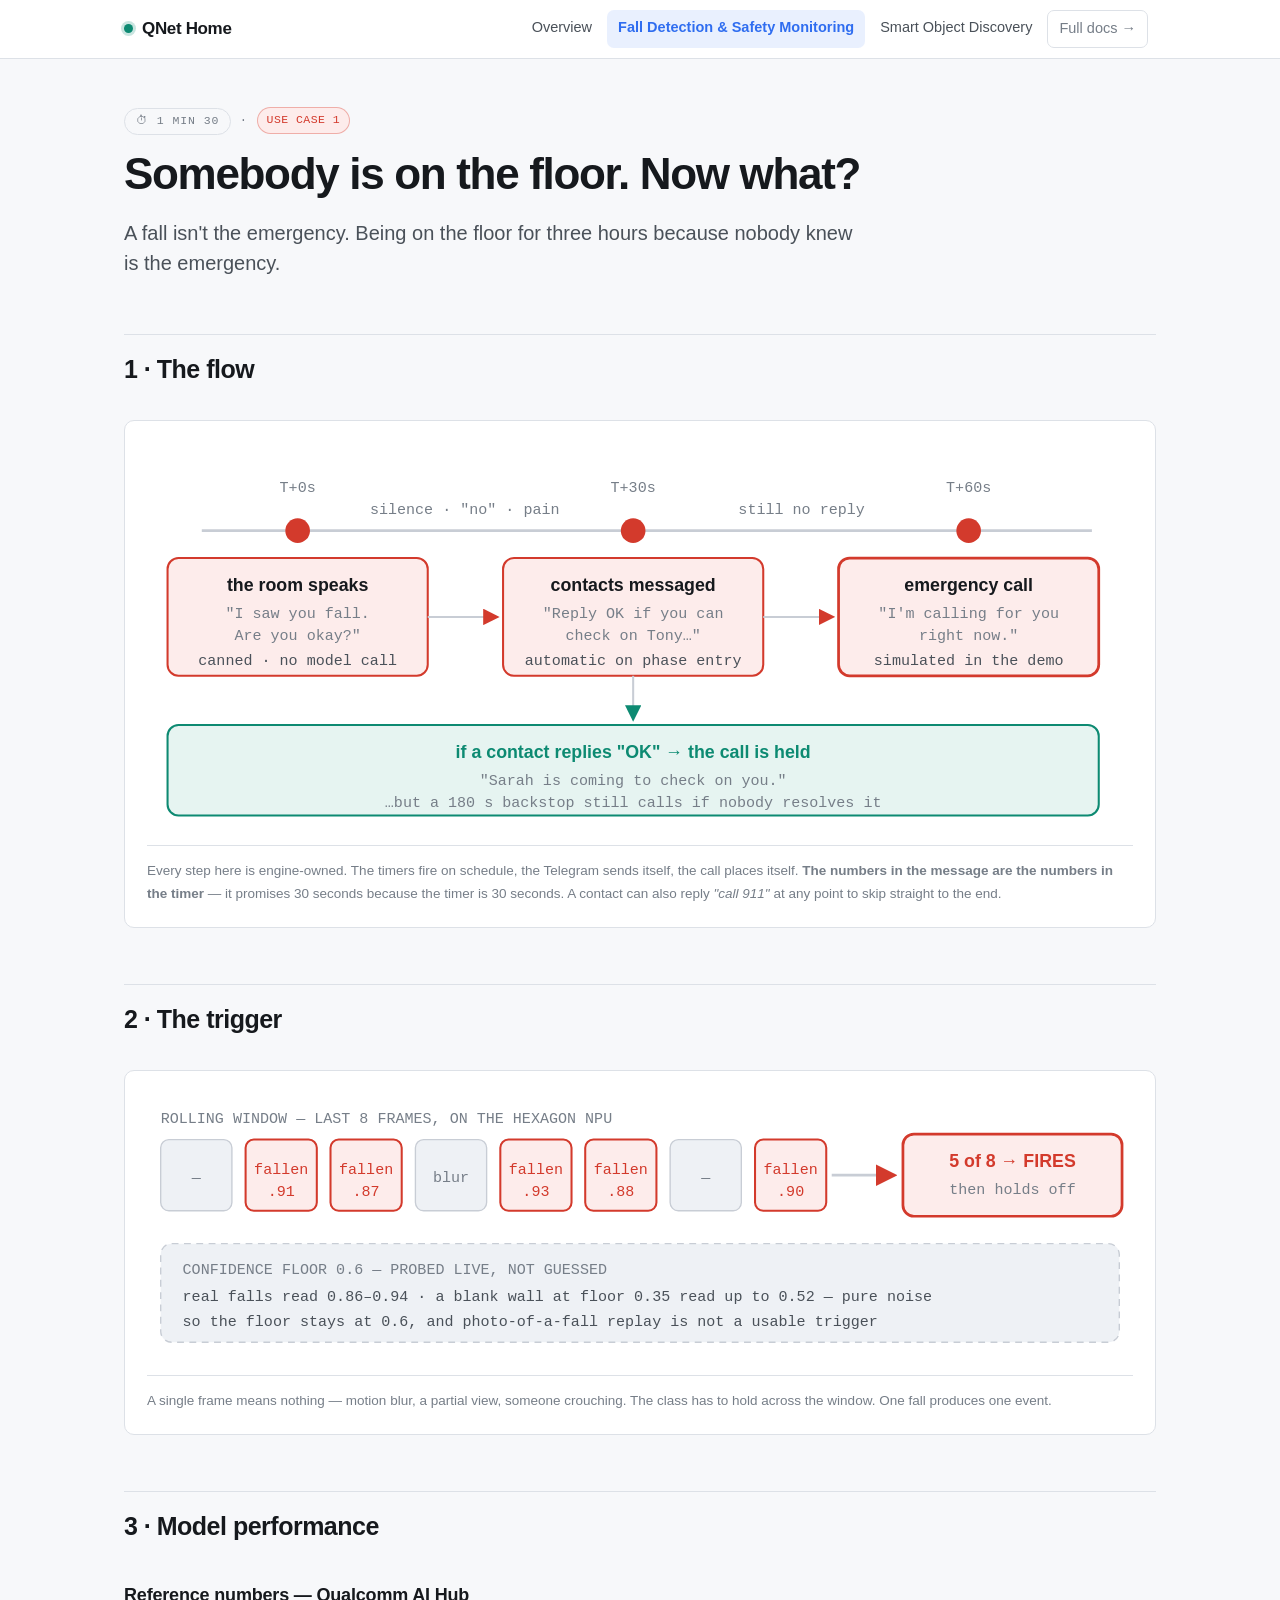
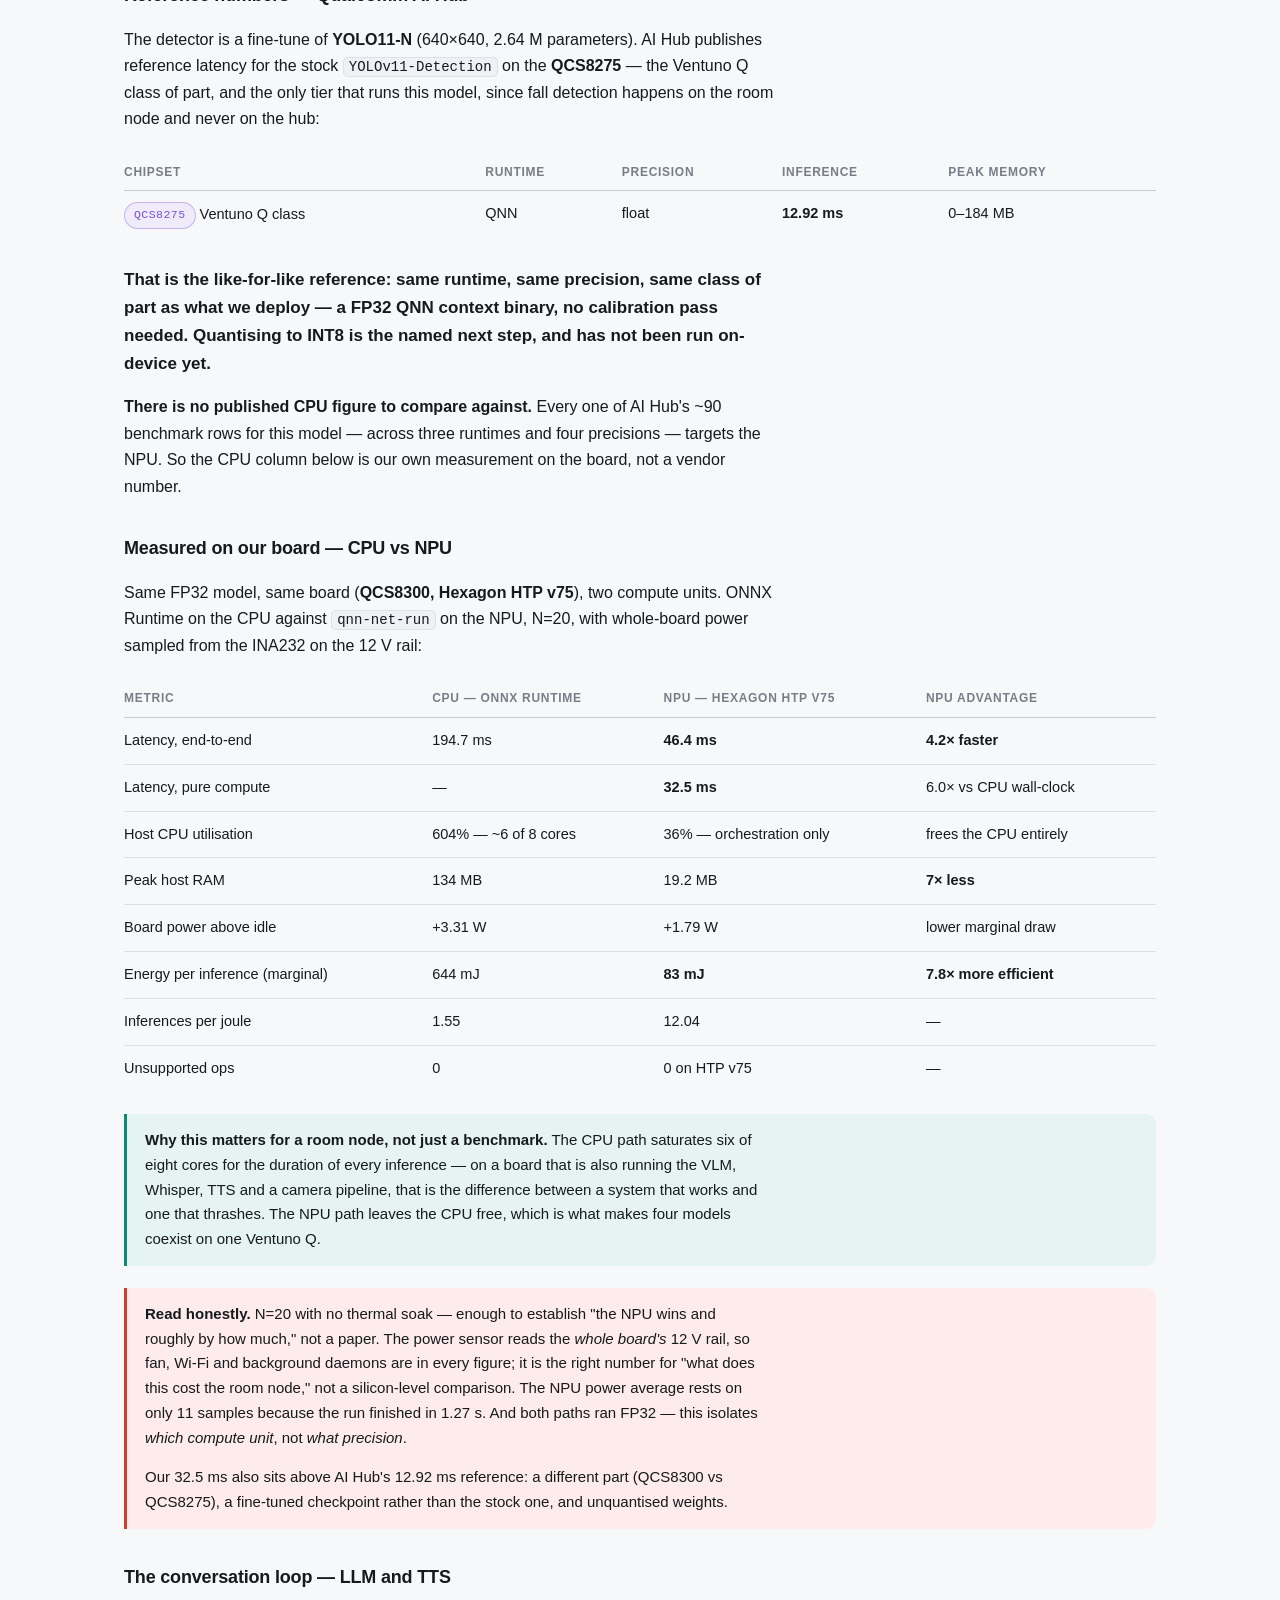
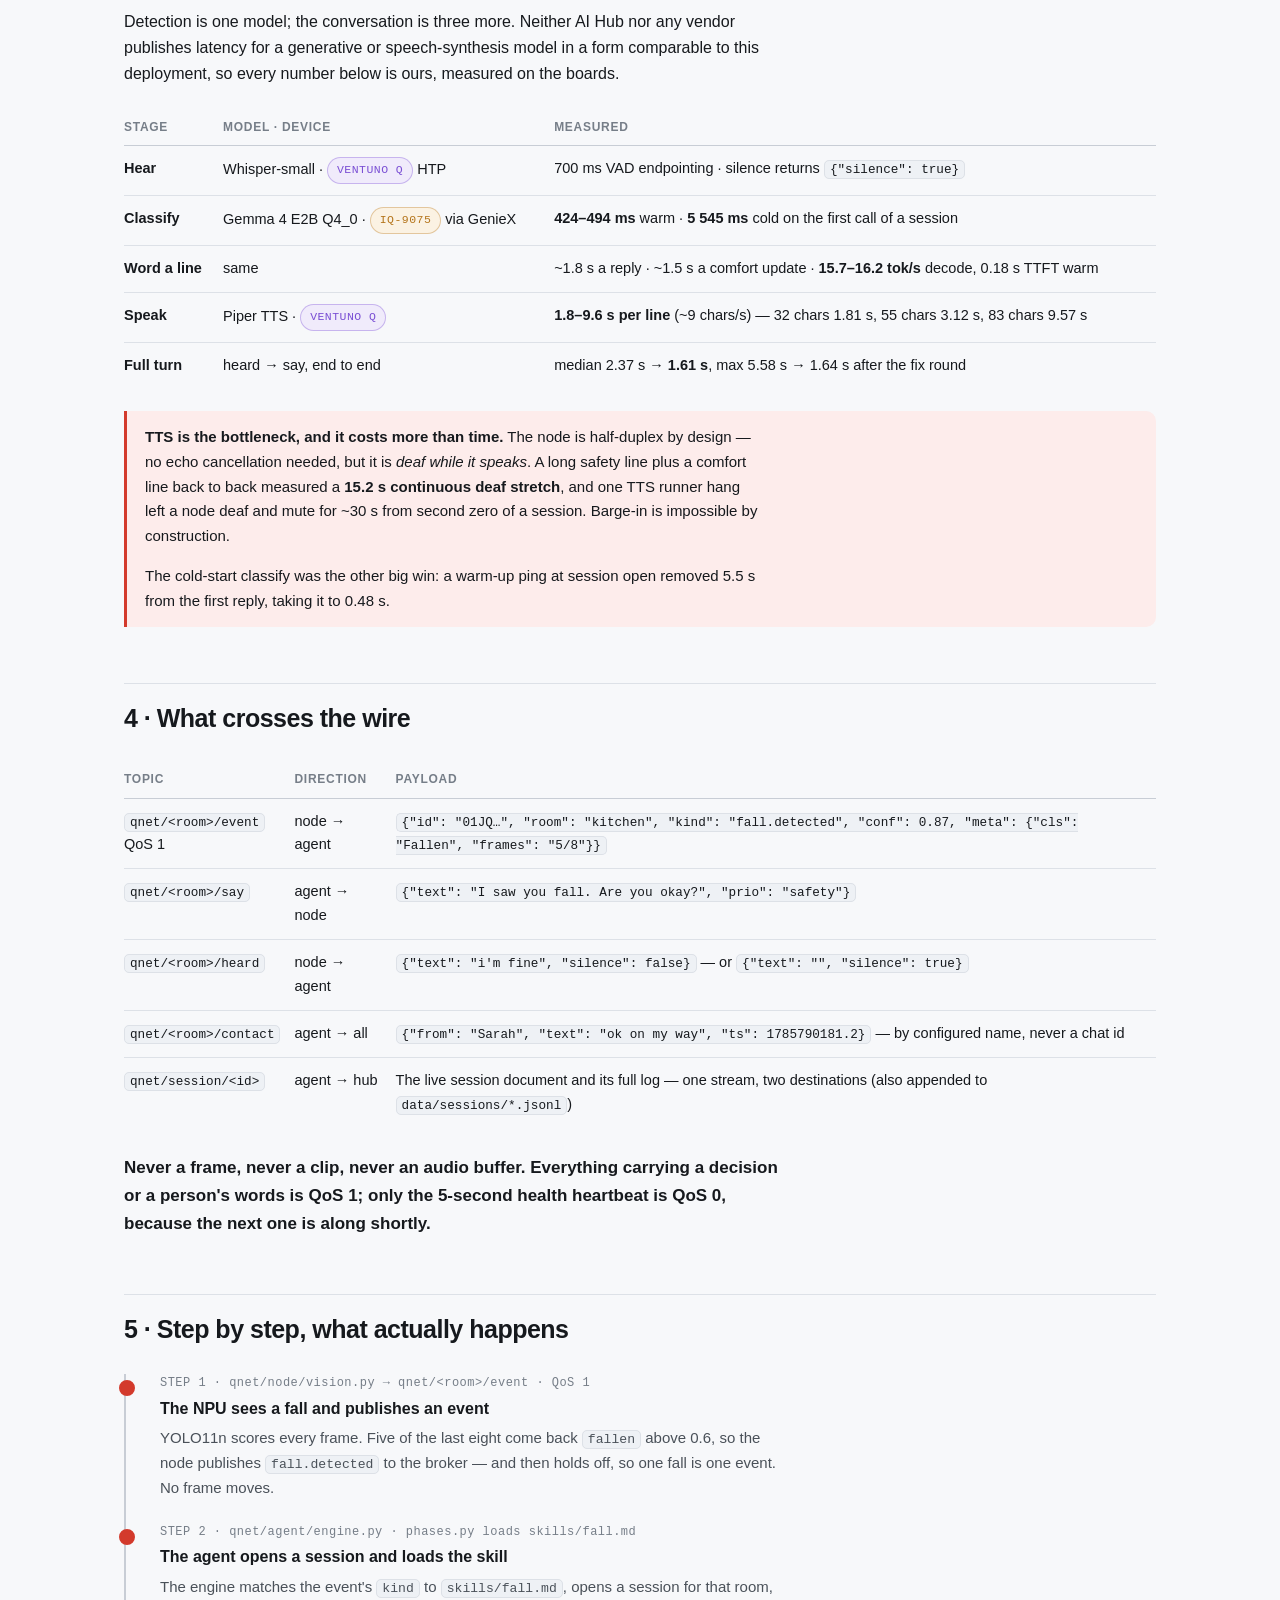
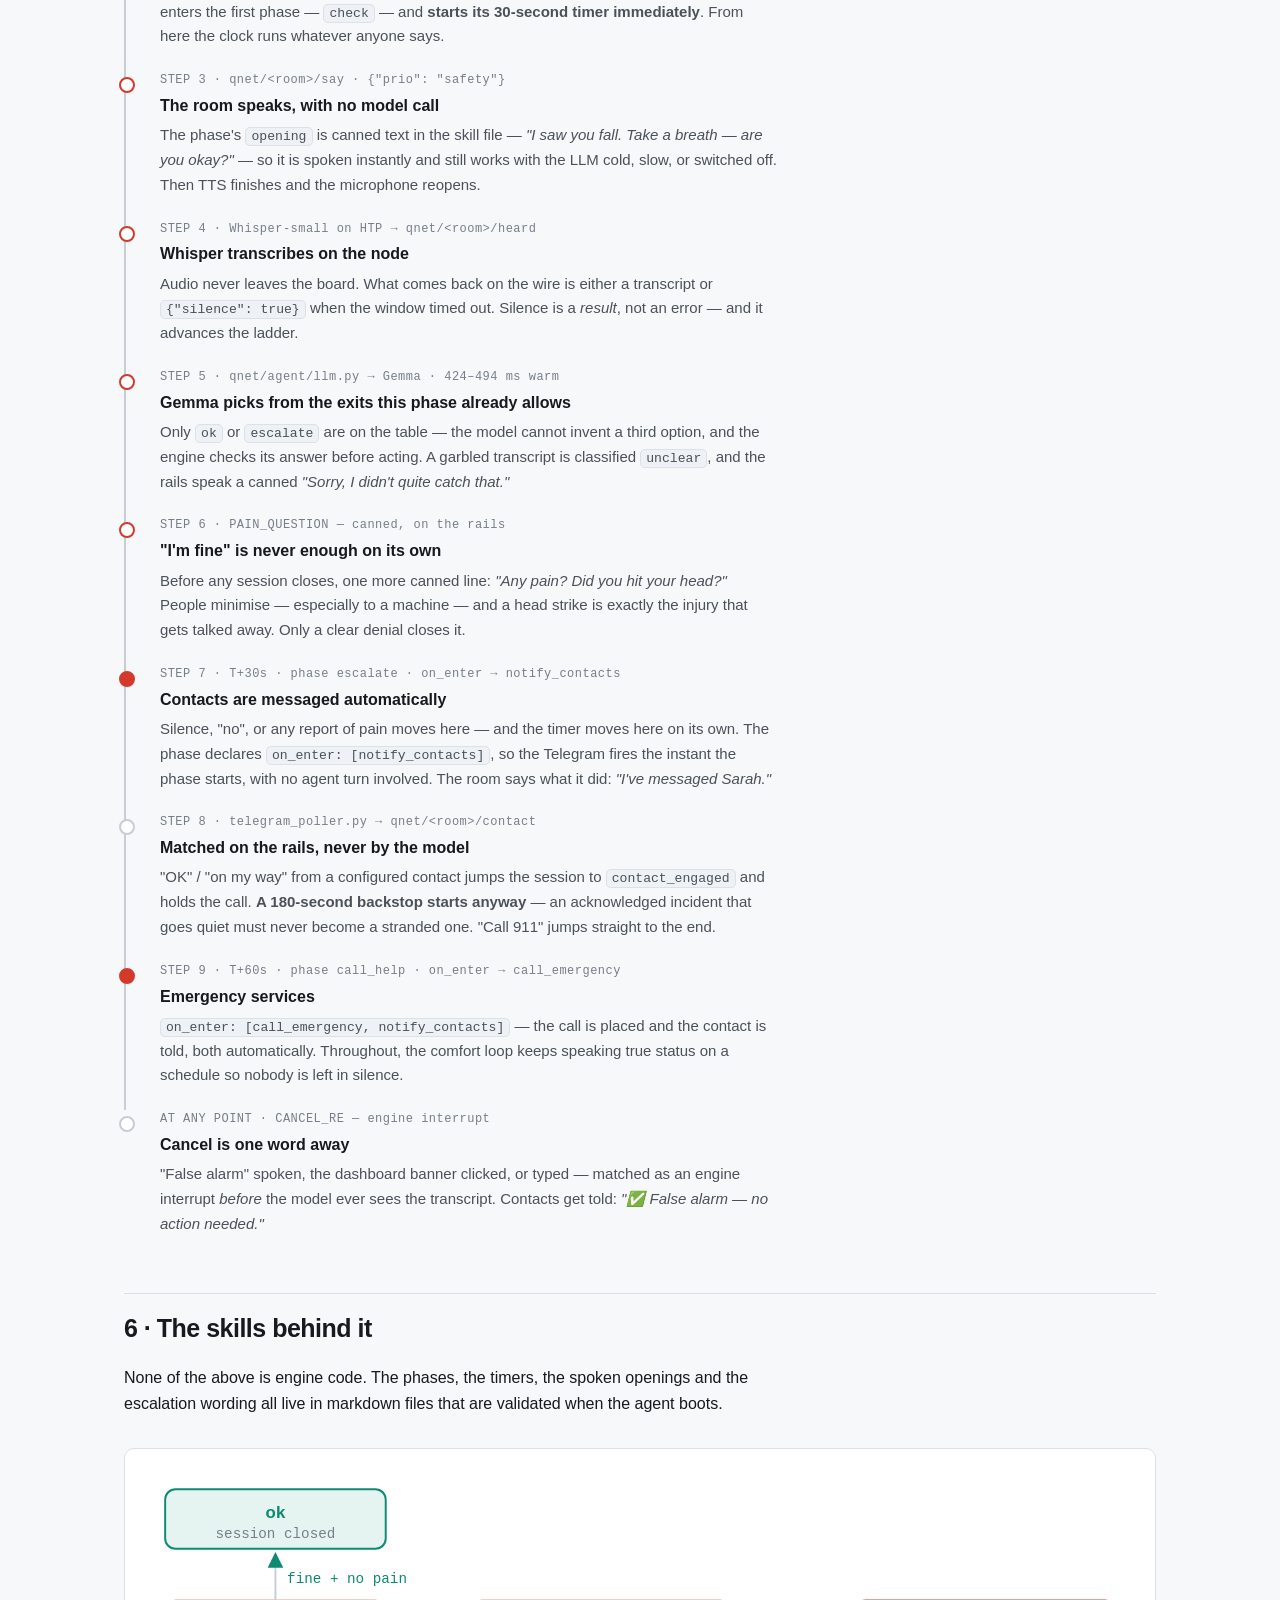
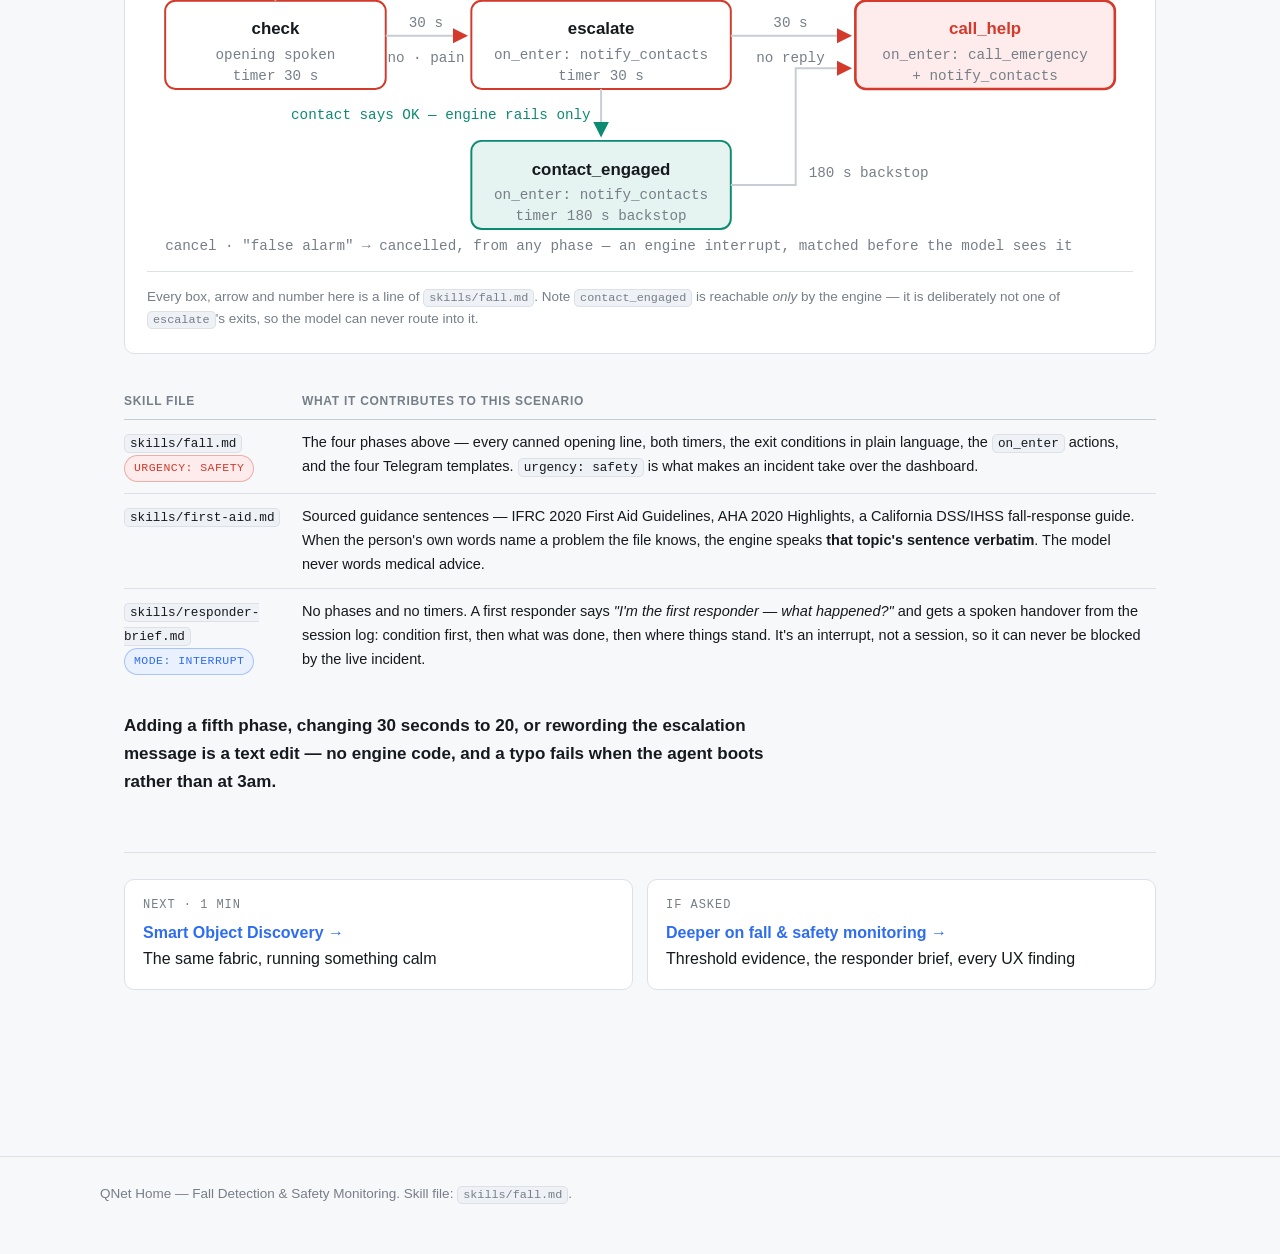
<file: design/fall.html>
<!DOCTYPE html>
<html lang="en">
<head>
<meta charset="utf-8">
<meta name="viewport" content="width=device-width, initial-scale=1">
<title>QNet Home — Fall Detection &amp; Safety Monitoring</title>
<link rel="stylesheet" href="assets/style.css">
</head>
<body>

<nav class="nav">
  <div class="nav-inner">
    <a class="brand" href="index.html"><span class="dot"></span>QNet Home</a>
    <div class="nav-links">
      <a href="index.html">Overview</a>
      <a href="fall.html" aria-current="page">Fall Detection &amp; Safety Monitoring</a>
      <a href="find.html">Smart Object Discovery</a>
      <a href="details/index.html" class="back">Full docs →</a>
    </div>
  </div>
</nav>

<main>

<div class="hero">
  <div class="eyebrow"><span class="timebadge">⏱ 1 min 30</span> · <span class="pill safety">use case 1</span></div>
  <h1>Somebody is on the floor. Now what?</h1>
  <p class="talk-lede">
    A fall isn't the emergency. Being on the floor for three hours because nobody knew is the
    emergency.
  </p>
</div>

<h2>1 · The flow</h2>

<figure class="figure">
<svg viewBox="0 0 720 282" role="img" aria-label="Escalation timeline: at zero seconds the room speaks, at thirty seconds contacts are messaged, at sixty seconds emergency services are called, with a contact-reply branch that holds the call">

  <line x1="40" y1="64" x2="690" y2="64" stroke="var(--line-2)" stroke-width="2"/>

  <circle cx="110" cy="64" r="9" fill="var(--safety)"/>
  <text class="sub" x="110" y="36" text-anchor="middle">T+0s</text>
  <circle cx="355" cy="64" r="9" fill="var(--safety)"/>
  <text class="sub" x="355" y="36" text-anchor="middle">T+30s</text>
  <circle cx="600" cy="64" r="9" fill="var(--safety)"/>
  <text class="sub" x="600" y="36" text-anchor="middle">T+60s</text>

  <text class="edge-lbl" x="232" y="52" text-anchor="middle">silence · "no" · pain</text>
  <text class="edge-lbl" x="478" y="52" text-anchor="middle">still no reply</text>

  <rect x="15" y="84" width="190" height="86" rx="8" fill="var(--safety-bg)" stroke="var(--safety)" stroke-width="1.5"/>
  <text class="lbl" x="110" y="108" text-anchor="middle">the room speaks</text>
  <text class="sub" x="110" y="128" text-anchor="middle">"I saw you fall.</text>
  <text class="sub" x="110" y="144" text-anchor="middle">Are you okay?"</text>
  <text class="sub" x="110" y="162" text-anchor="middle" style="fill:var(--ink-2)">canned · no model call</text>

  <rect x="260" y="84" width="190" height="86" rx="8" fill="var(--safety-bg)" stroke="var(--safety)" stroke-width="1.5"/>
  <text class="lbl" x="355" y="108" text-anchor="middle">contacts messaged</text>
  <text class="sub" x="355" y="128" text-anchor="middle">"Reply OK if you can</text>
  <text class="sub" x="355" y="144" text-anchor="middle">check on Tony…"</text>
  <text class="sub" x="355" y="162" text-anchor="middle" style="fill:var(--ink-2)">automatic on phase entry</text>

  <rect x="505" y="84" width="190" height="86" rx="8" fill="var(--safety-bg)" stroke="var(--safety)" stroke-width="2"/>
  <text class="lbl" x="600" y="108" text-anchor="middle">emergency call</text>
  <text class="sub" x="600" y="128" text-anchor="middle">"I'm calling for you</text>
  <text class="sub" x="600" y="144" text-anchor="middle">right now."</text>
  <text class="sub" x="600" y="162" text-anchor="middle" style="fill:var(--ink-2)">simulated in the demo</text>

  <path class="wire" d="M205 127 H 256" stroke-width="1.5" stroke="var(--safety)" marker-end="url(#f1)"/>
  <path class="wire" d="M450 127 H 501" stroke-width="1.5" stroke="var(--safety)" marker-end="url(#f1)"/>
  <path class="wire" d="M355 170 V 202" stroke-width="1.5" stroke="var(--routine)" marker-end="url(#f2)"/>

  <rect x="15" y="206" width="680" height="66" rx="8" fill="var(--routine-bg)" stroke="var(--routine)" stroke-width="1.5"/>
  <text class="lbl" x="355" y="230" text-anchor="middle" style="fill:var(--routine)">if a contact replies "OK" → the call is held</text>
  <text class="sub" x="355" y="250" text-anchor="middle">"Sarah is coming to check on you."</text>
  <text class="sub" x="355" y="266" text-anchor="middle">…but a 180 s backstop still calls if nobody resolves it</text>

  <defs>
    <marker id="f1" markerWidth="8" markerHeight="8" refX="7" refY="4" orient="auto"><path d="M0 0 L8 4 L0 8 z" fill="var(--safety)"/></marker>
    <marker id="f2" markerWidth="8" markerHeight="8" refX="7" refY="4" orient="auto"><path d="M0 0 L8 4 L0 8 z" fill="var(--routine)"/></marker>
  </defs>
</svg>
<figcaption>
  Every step here is engine-owned. The timers fire on schedule, the Telegram sends itself, the
  call places itself. <strong>The numbers in the message are the numbers in the timer</strong> —
  it promises 30 seconds because the timer is 30 seconds. A contact can also reply
  <em>"call 911"</em> at any point to skip straight to the end.
</figcaption>
</figure>

<h2>2 · The trigger</h2>

<figure class="figure">
<svg viewBox="0 0 720 194" role="img" aria-label="Detection gate: a rolling window of eight frames must show fallen in five of them above confidence 0.6 before an event is published">

  <text class="sub" x="10" y="22">ROLLING WINDOW — LAST 8 FRAMES, ON THE HEXAGON NPU</text>

  <rect x="10"  y="34" width="52" height="52" rx="6" fill="var(--surface-2)" stroke="var(--line-2)"/>
  <text class="sub" x="36"  y="65" text-anchor="middle">—</text>
  <rect x="72"  y="34" width="52" height="52" rx="6" fill="var(--safety-bg)" stroke="var(--safety)" stroke-width="1.5"/>
  <text class="sub" x="98"  y="59" text-anchor="middle" style="fill:var(--safety)">fallen</text>
  <text class="sub" x="98"  y="75" text-anchor="middle" style="fill:var(--safety)">.91</text>
  <rect x="134" y="34" width="52" height="52" rx="6" fill="var(--safety-bg)" stroke="var(--safety)" stroke-width="1.5"/>
  <text class="sub" x="160" y="59" text-anchor="middle" style="fill:var(--safety)">fallen</text>
  <text class="sub" x="160" y="75" text-anchor="middle" style="fill:var(--safety)">.87</text>
  <rect x="196" y="34" width="52" height="52" rx="6" fill="var(--surface-2)" stroke="var(--line-2)"/>
  <text class="sub" x="222" y="65" text-anchor="middle">blur</text>
  <rect x="258" y="34" width="52" height="52" rx="6" fill="var(--safety-bg)" stroke="var(--safety)" stroke-width="1.5"/>
  <text class="sub" x="284" y="59" text-anchor="middle" style="fill:var(--safety)">fallen</text>
  <text class="sub" x="284" y="75" text-anchor="middle" style="fill:var(--safety)">.93</text>
  <rect x="320" y="34" width="52" height="52" rx="6" fill="var(--safety-bg)" stroke="var(--safety)" stroke-width="1.5"/>
  <text class="sub" x="346" y="59" text-anchor="middle" style="fill:var(--safety)">fallen</text>
  <text class="sub" x="346" y="75" text-anchor="middle" style="fill:var(--safety)">.88</text>
  <rect x="382" y="34" width="52" height="52" rx="6" fill="var(--surface-2)" stroke="var(--line-2)"/>
  <text class="sub" x="408" y="65" text-anchor="middle">—</text>
  <rect x="444" y="34" width="52" height="52" rx="6" fill="var(--safety-bg)" stroke="var(--safety)" stroke-width="1.5"/>
  <text class="sub" x="470" y="59" text-anchor="middle" style="fill:var(--safety)">fallen</text>
  <text class="sub" x="470" y="75" text-anchor="middle" style="fill:var(--safety)">.90</text>

  <path class="wire" d="M500 60 H 546" stroke-width="2" stroke="var(--safety)" marker-end="url(#f1)"/>

  <rect x="552" y="30" width="160" height="60" rx="8" fill="var(--safety-bg)" stroke="var(--safety)" stroke-width="2"/>
  <text class="lbl" x="632" y="54" text-anchor="middle" style="fill:var(--safety)">5 of 8 → FIRES</text>
  <text class="sub" x="632" y="74" text-anchor="middle">then holds off</text>

  <rect x="10" y="110" width="700" height="72" rx="8" fill="var(--surface-2)" stroke="var(--line-2)" stroke-dasharray="5 4"/>
  <text class="sub" x="26" y="132">CONFIDENCE FLOOR 0.6 — PROBED LIVE, NOT GUESSED</text>
  <text class="sub" x="26" y="152" style="fill:var(--ink-2)">real falls read 0.86–0.94   ·   a blank wall at floor 0.35 read up to 0.52 — pure noise</text>
  <text class="sub" x="26" y="170" style="fill:var(--ink-2)">so the floor stays at 0.6, and photo-of-a-fall replay is not a usable trigger</text>

  <defs>
    <marker id="f1" markerWidth="8" markerHeight="8" refX="7" refY="4" orient="auto"><path d="M0 0 L8 4 L0 8 z" fill="var(--safety)"/></marker>
  </defs>
</svg>
<figcaption>
  A single frame means nothing — motion blur, a partial view, someone crouching. The class has
  to hold across the window. One fall produces one event.
</figcaption>
</figure>

<h2>3 · Model performance</h2>

<h3>Reference numbers — Qualcomm AI Hub</h3>

<p>
  The detector is a fine-tune of <strong>YOLO11-N</strong> (640×640, 2.64 M parameters). AI Hub
  publishes reference latency for the stock <code>YOLOv11-Detection</code> on the
  <strong>QCS8275</strong> — the Ventuno Q class of part, and the only tier that runs this
  model, since fall detection happens on the room node and never on the hub:
</p>

<div class="table-wrap">
<table>
  <thead><tr><th>Chipset</th><th>Runtime</th><th>Precision</th><th>Inference</th><th>Peak memory</th></tr></thead>
  <tbody>
    <tr><td><span class="pill edge">QCS8275</span> Ventuno Q class</td><td>QNN</td><td>float</td><td><strong>12.92 ms</strong></td><td>0–184 MB</td></tr>
  </tbody>
</table>
</div>

<p class="punch">
  That is the like-for-like reference: same runtime, same precision, same class of part as what
  we deploy — a FP32 QNN context binary, no calibration pass needed. Quantising to INT8 is the
  named next step, and has not been run on-device yet.
</p>

<p>
  <strong>There is no published CPU figure to compare against.</strong> Every one of AI Hub's
  ~90 benchmark rows for this model — across three runtimes and four precisions — targets the
  NPU. So the CPU column below is our own measurement on the board, not a vendor number.
</p>

<h3>Measured on our board — CPU vs NPU</h3>

<p>
  Same FP32 model, same board (<strong>QCS8300, Hexagon HTP v75</strong>), two compute units.
  ONNX Runtime on the CPU against <code>qnn-net-run</code> on the NPU, N=20, with whole-board
  power sampled from the INA232 on the 12 V rail:
</p>

<div class="table-wrap">
<table>
  <thead><tr><th>Metric</th><th>CPU — ONNX Runtime</th><th>NPU — Hexagon HTP v75</th><th>NPU advantage</th></tr></thead>
  <tbody>
    <tr><td>Latency, end-to-end</td><td>194.7 ms</td><td><strong>46.4 ms</strong></td><td><strong>4.2× faster</strong></td></tr>
    <tr><td>Latency, pure compute</td><td>—</td><td><strong>32.5 ms</strong></td><td>6.0× vs CPU wall-clock</td></tr>
    <tr><td>Host CPU utilisation</td><td>604% — ~6 of 8 cores</td><td>36% — orchestration only</td><td>frees the CPU entirely</td></tr>
    <tr><td>Peak host RAM</td><td>134 MB</td><td>19.2 MB</td><td><strong>7× less</strong></td></tr>
    <tr><td>Board power above idle</td><td>+3.31 W</td><td>+1.79 W</td><td>lower marginal draw</td></tr>
    <tr><td>Energy per inference (marginal)</td><td>644 mJ</td><td><strong>83 mJ</strong></td><td><strong>7.8× more efficient</strong></td></tr>
    <tr><td>Inferences per joule</td><td>1.55</td><td>12.04</td><td>—</td></tr>
    <tr><td>Unsupported ops</td><td>0</td><td>0 on HTP v75</td><td>—</td></tr>
  </tbody>
</table>
</div>

<div class="note measure">
  <p><strong>Why this matters for a room node, not just a benchmark.</strong> The CPU path
  saturates six of eight cores for the duration of every inference — on a board that is also
  running the VLM, Whisper, TTS and a camera pipeline, that is the difference between a system
  that works and one that thrashes. The NPU path leaves the CPU free, which is what makes four
  models coexist on one Ventuno Q.</p>
</div>

<div class="note warn">
  <p><strong>Read honestly.</strong> N=20 with no thermal soak — enough to establish "the NPU
  wins and roughly by how much," not a paper. The power sensor reads the <em>whole board's</em>
  12 V rail, so fan, Wi-Fi and background daemons are in every figure; it is the right number
  for "what does this cost the room node," not a silicon-level comparison. The NPU power average
  rests on only 11 samples because the run finished in 1.27 s. And both paths ran FP32 — this
  isolates <em>which compute unit</em>, not <em>what precision</em>.</p>
  <p>Our 32.5 ms also sits above AI Hub's 12.92 ms reference: a different part (QCS8300 vs
  QCS8275), a fine-tuned checkpoint rather than the stock one, and unquantised weights.</p>
</div>

<h3>The conversation loop — LLM and TTS</h3>

<p>
  Detection is one model; the conversation is three more. Neither AI Hub nor any vendor
  publishes latency for a generative or speech-synthesis model in a form comparable to this
  deployment, so every number below is ours, measured on the boards.
</p>

<div class="table-wrap">
<table>
  <thead><tr><th>Stage</th><th>Model · device</th><th>Measured</th></tr></thead>
  <tbody>
    <tr>
      <td><strong>Hear</strong></td>
      <td>Whisper-small · <span class="pill edge">Ventuno Q</span> HTP</td>
      <td>700 ms VAD endpointing · silence returns <code>{"silence": true}</code></td>
    </tr>
    <tr>
      <td><strong>Classify</strong></td>
      <td>Gemma 4 E2B Q4_0 · <span class="pill brain">IQ-9075</span> via GenieX</td>
      <td><strong>424–494 ms</strong> warm · <strong>5 545 ms</strong> cold on the first call of a session</td>
    </tr>
    <tr>
      <td><strong>Word a line</strong></td>
      <td>same</td>
      <td>~1.8 s a reply · ~1.5 s a comfort update · <strong>15.7–16.2 tok/s</strong> decode, 0.18 s TTFT warm</td>
    </tr>
    <tr>
      <td><strong>Speak</strong></td>
      <td>Piper TTS · <span class="pill edge">Ventuno Q</span></td>
      <td><strong>1.8–9.6 s per line</strong> (~9 chars/s) — 32 chars 1.81 s, 55 chars 3.12 s, 83 chars 9.57 s</td>
    </tr>
    <tr>
      <td><strong>Full turn</strong></td>
      <td>heard → say, end to end</td>
      <td>median 2.37 s → <strong>1.61 s</strong>, max 5.58 s → 1.64 s after the fix round</td>
    </tr>
  </tbody>
</table>
</div>

<div class="note warn">
  <p><strong>TTS is the bottleneck, and it costs more than time.</strong> The node is
  half-duplex by design — no echo cancellation needed, but it is <em>deaf while it speaks</em>.
  A long safety line plus a comfort line back to back measured a <strong>15.2 s continuous deaf
  stretch</strong>, and one TTS runner hang left a node deaf and mute for ~30 s from second zero
  of a session. Barge-in is impossible by construction.</p>
  <p>The cold-start classify was the other big win: a warm-up ping at session open removed
  5.5 s from the first reply, taking it to 0.48 s.</p>
</div>

<h2>4 · What crosses the wire</h2>

<div class="table-wrap">
<table>
  <thead><tr><th>Topic</th><th>Direction</th><th>Payload</th></tr></thead>
  <tbody>
    <tr>
      <td><code>qnet/&lt;room&gt;/event</code><br><span class="sub">QoS 1</span></td><td>node → agent</td>
      <td><code>{"id": "01JQ…", "room": "kitchen", "kind": "fall.detected", "conf": 0.87, "meta": {"cls": "Fallen", "frames": "5/8"}}</code></td>
    </tr>
    <tr>
      <td><code>qnet/&lt;room&gt;/say</code></td><td>agent → node</td>
      <td><code>{"text": "I saw you fall. Are you okay?", "prio": "safety"}</code></td>
    </tr>
    <tr>
      <td><code>qnet/&lt;room&gt;/heard</code></td><td>node → agent</td>
      <td><code>{"text": "i'm fine", "silence": false}</code> — or <code>{"text": "", "silence": true}</code></td>
    </tr>
    <tr>
      <td><code>qnet/&lt;room&gt;/contact</code></td><td>agent → all</td>
      <td><code>{"from": "Sarah", "text": "ok on my way", "ts": 1785790181.2}</code> — by configured name, never a chat id</td>
    </tr>
    <tr>
      <td><code>qnet/session/&lt;id&gt;</code></td><td>agent → hub</td>
      <td>The live session document and its full log — one stream, two destinations (also appended to <code>data/sessions/*.jsonl</code>)</td>
    </tr>
  </tbody>
</table>
</div>

<p class="punch">
  Never a frame, never a clip, never an audio buffer. Everything carrying a decision or a
  person's words is QoS 1; only the 5-second health heartbeat is QoS 0, because the next one is
  along shortly.
</p>


<h2>5 · Step by step, what actually happens</h2>

<ul class="ladder">
  <li class="hot">
    <div class="step-t">STEP 1 · qnet/node/vision.py → qnet/&lt;room&gt;/event · QoS 1</div>
    <div class="step-h">The NPU sees a fall and publishes an event</div>
    <p class="step-b">
      YOLO11n scores every frame. Five of the last eight come back <code>fallen</code> above
      0.6, so the node publishes <code>fall.detected</code> to the broker — and then holds off,
      so one fall is one event. No frame moves.
    </p>
  </li>
  <li class="hot">
    <div class="step-t">STEP 2 · qnet/agent/engine.py · phases.py loads skills/fall.md</div>
    <div class="step-h">The agent opens a session and loads the skill</div>
    <p class="step-b">
      The engine matches the event's <code>kind</code> to <code>skills/fall.md</code>, opens a
      session for that room, enters the first phase — <code>check</code> — and <strong>starts
      its 30-second timer immediately</strong>. From here the clock runs whatever anyone says.
    </p>
  </li>
  <li class="warm">
    <div class="step-t">STEP 3 · qnet/&lt;room&gt;/say · {"prio": "safety"}</div>
    <div class="step-h">The room speaks, with no model call</div>
    <p class="step-b">
      The phase's <code>opening</code> is canned text in the skill file — <em>"I saw you fall.
      Take a breath — are you okay?"</em> — so it is spoken instantly and still works with the
      LLM cold, slow, or switched off. Then TTS finishes and the microphone reopens.
    </p>
  </li>
  <li class="warm">
    <div class="step-t">STEP 4 · Whisper-small on HTP → qnet/&lt;room&gt;/heard</div>
    <div class="step-h">Whisper transcribes on the node</div>
    <p class="step-b">
      Audio never leaves the board. What comes back on the wire is either a transcript or
      <code>{"silence": true}</code> when the window timed out. Silence is a <em>result</em>,
      not an error — and it advances the ladder.
    </p>
  </li>
  <li class="warm">
    <div class="step-t">STEP 5 · qnet/agent/llm.py → Gemma · 424–494 ms warm</div>
    <div class="step-h">Gemma picks from the exits this phase already allows</div>
    <p class="step-b">
      Only <code>ok</code> or <code>escalate</code> are on the table — the model cannot invent
      a third option, and the engine checks its answer before acting. A garbled transcript is
      classified <code>unclear</code>, and the rails speak a canned <em>"Sorry, I didn't quite
      catch that."</em>
    </p>
  </li>
  <li class="warm">
    <div class="step-t">STEP 6 · PAIN_QUESTION — canned, on the rails</div>
    <div class="step-h">"I'm fine" is never enough on its own</div>
    <p class="step-b">
      Before any session closes, one more canned line: <em>"Any pain? Did you hit your head?"</em>
      People minimise — especially to a machine — and a head strike is exactly the injury that
      gets talked away. Only a clear denial closes it.
    </p>
  </li>
  <li class="hot">
    <div class="step-t">STEP 7 · T+30s · phase escalate · on_enter → notify_contacts</div>
    <div class="step-h">Contacts are messaged automatically</div>
    <p class="step-b">
      Silence, "no", or any report of pain moves here — and the timer moves here on its own.
      The phase declares <code>on_enter: [notify_contacts]</code>, so the Telegram fires the
      instant the phase starts, with no agent turn involved. The room says what it did:
      <em>"I've messaged Sarah."</em>
    </p>
  </li>
  <li>
    <div class="step-t">STEP 8 · telegram_poller.py → qnet/&lt;room&gt;/contact</div>
    <div class="step-h">Matched on the rails, never by the model</div>
    <p class="step-b">
      "OK" / "on my way" from a configured contact jumps the session to
      <code>contact_engaged</code> and holds the call. <strong>A 180-second backstop starts
      anyway</strong> — an acknowledged incident that goes quiet must never become a stranded
      one. "Call 911" jumps straight to the end.
    </p>
  </li>
  <li class="hot">
    <div class="step-t">STEP 9 · T+60s · phase call_help · on_enter → call_emergency</div>
    <div class="step-h">Emergency services</div>
    <p class="step-b">
      <code>on_enter: [call_emergency, notify_contacts]</code> — the call is placed and the
      contact is told, both automatically. Throughout, the comfort loop keeps speaking true
      status on a schedule so nobody is left in silence.
    </p>
  </li>
  <li>
    <div class="step-t">AT ANY POINT · CANCEL_RE — engine interrupt</div>
    <div class="step-h">Cancel is one word away</div>
    <p class="step-b">
      "False alarm" spoken, the dashboard banner clicked, or typed — matched as an engine
      interrupt <em>before</em> the model ever sees the transcript. Contacts get told:
      <em>"✅ False alarm — no action needed."</em>
    </p>
  </li>
</ul>

<h2>6 · The skills behind it</h2>

<p>
  None of the above is engine code. The phases, the timers, the spoken openings and the
  escalation wording all live in markdown files that are validated when the agent boots.
</p>

<figure class="figure">
<svg viewBox="0 0 760 296" role="img" aria-label="Phase machine from skills/fall.md: check exits to ok or escalate; escalate exits to call_help or, via the engine rails, to contact_engaged, which backstops to call_help">

  <rect x="14" y="14" width="170" height="46" rx="8" fill="var(--routine-bg)" stroke="var(--routine)" stroke-width="1.5"/>
  <text class="lbl" x="99" y="36" text-anchor="middle" style="fill:var(--routine)">ok</text>
  <text class="sub" x="99" y="52" text-anchor="middle">session closed</text>

  <rect x="14" y="100" width="170" height="68" rx="8" fill="var(--surface)" stroke="var(--safety)" stroke-width="1.5"/>
  <text class="lbl" x="99" y="126" text-anchor="middle">check</text>
  <text class="sub" x="99" y="145" text-anchor="middle">opening spoken</text>
  <text class="sub" x="99" y="161" text-anchor="middle">timer 30 s</text>

  <rect x="250" y="100" width="200" height="68" rx="8" fill="var(--surface)" stroke="var(--safety)" stroke-width="1.5"/>
  <text class="lbl" x="350" y="126" text-anchor="middle">escalate</text>
  <text class="sub" x="350" y="145" text-anchor="middle">on_enter: notify_contacts</text>
  <text class="sub" x="350" y="161" text-anchor="middle">timer 30 s</text>

  <rect x="250" y="208" width="200" height="68" rx="8" fill="var(--routine-bg)" stroke="var(--routine)" stroke-width="1.5"/>
  <text class="lbl" x="350" y="234" text-anchor="middle">contact_engaged</text>
  <text class="sub" x="350" y="253" text-anchor="middle">on_enter: notify_contacts</text>
  <text class="sub" x="350" y="269" text-anchor="middle">timer 180 s backstop</text>

  <rect x="546" y="100" width="200" height="68" rx="8" fill="var(--safety-bg)" stroke="var(--safety)" stroke-width="2"/>
  <text class="lbl" x="646" y="126" text-anchor="middle" style="fill:var(--safety)">call_help</text>
  <text class="sub" x="646" y="145" text-anchor="middle">on_enter: call_emergency</text>
  <text class="sub" x="646" y="161" text-anchor="middle">+ notify_contacts</text>

  <path class="wire" d="M99 100 V 64" stroke-width="1.5" stroke="var(--routine)" marker-end="url(#p1)"/>
  <text class="edge-lbl" x="108" y="86" style="fill:var(--routine)">fine + no pain</text>

  <path class="wire" d="M184 127 H 246" stroke-width="1.5" stroke="var(--safety)" marker-end="url(#p2)"/>
  <text class="edge-lbl" x="215" y="120" text-anchor="middle">30 s</text>
  <text class="edge-lbl" x="215" y="147" text-anchor="middle">no · pain</text>

  <path class="wire" d="M450 127 H 542" stroke-width="1.5" stroke="var(--safety)" marker-end="url(#p2)"/>
  <text class="edge-lbl" x="496" y="120" text-anchor="middle">30 s</text>
  <text class="edge-lbl" x="496" y="147" text-anchor="middle">no reply</text>

  <path class="wire" d="M350 168 V 204" stroke-width="1.5" stroke="var(--routine)" marker-end="url(#p1)"/>
  <text class="edge-lbl" x="342" y="191" text-anchor="end" style="fill:var(--routine)">contact says OK — engine rails only</text>

  <path class="wire" d="M450 242 H 500 V 152 H 542" stroke-width="1.5" stroke="var(--safety)" marker-end="url(#p2)"/>
  <text class="edge-lbl" x="510" y="236">180 s backstop</text>

  <text class="sub" x="14" y="292" style="fill:var(--ink-3)">cancel · "false alarm" → cancelled, from any phase — an engine interrupt, matched before the model sees it</text>

  <defs>
    <marker id="p1" markerWidth="8" markerHeight="8" refX="7" refY="4" orient="auto"><path d="M0 0 L8 4 L0 8 z" fill="var(--routine)"/></marker>
    <marker id="p2" markerWidth="8" markerHeight="8" refX="7" refY="4" orient="auto"><path d="M0 0 L8 4 L0 8 z" fill="var(--safety)"/></marker>
  </defs>
</svg>
<figcaption>
  Every box, arrow and number here is a line of <code>skills/fall.md</code>. Note
  <code>contact_engaged</code> is reachable <em>only</em> by the engine — it is deliberately
  not one of <code>escalate</code>'s exits, so the model can never route into it.
</figcaption>
</figure>

<div class="table-wrap">
<table>
  <thead><tr><th>Skill file</th><th>What it contributes to this scenario</th></tr></thead>
  <tbody>
    <tr>
      <td><code>skills/fall.md</code><br><span class="pill safety">urgency: safety</span></td>
      <td>The four phases above — every canned opening line, both timers, the exit conditions in
      plain language, the <code>on_enter</code> actions, and the four Telegram templates.
      <code>urgency: safety</code> is what makes an incident take over the dashboard.</td>
    </tr>
    <tr>
      <td><code>skills/first-aid.md</code></td>
      <td>Sourced guidance sentences — IFRC 2020 First Aid Guidelines, AHA 2020 Highlights, a
      California DSS/IHSS fall-response guide. When the person's own words name a problem the
      file knows, the engine speaks <strong>that topic's sentence verbatim</strong>. The model
      never words medical advice.</td>
    </tr>
    <tr>
      <td><code>skills/responder-brief.md</code><br><span class="pill hub">mode: interrupt</span></td>
      <td>No phases and no timers. A first responder says <em>"I'm the first responder — what
      happened?"</em> and gets a spoken handover from the session log: condition first, then what
      was done, then where things stand. It's an interrupt, not a session, so it can never be
      blocked by the live incident.</td>
    </tr>
  </tbody>
</table>
</div>

<p class="punch">
  Adding a fifth phase, changing 30 seconds to 20, or rewording the escalation message is a
  text edit — no engine code, and a typo fails when the agent boots rather than at 3am.
</p>

<div class="next">
  <a href="find.html">
    <div class="next-label">Next · 1 min</div>
    <div class="next-title">Smart Object Discovery →</div>
    <div class="sub">The same fabric, running something calm</div>
  </a>
  <a href="details/fall-detection.html">
    <div class="next-label">If asked</div>
    <div class="next-title">Deeper on fall &amp; safety monitoring →</div>
    <div class="sub">Threshold evidence, the responder brief, every UX finding</div>
  </a>
</div>

</main>

<footer>
  <div class="footer-inner">
    QNet Home — Fall Detection &amp; Safety Monitoring. Skill file: <code>skills/fall.md</code>.
  </div>
</footer>

</body>
</html>
</file>
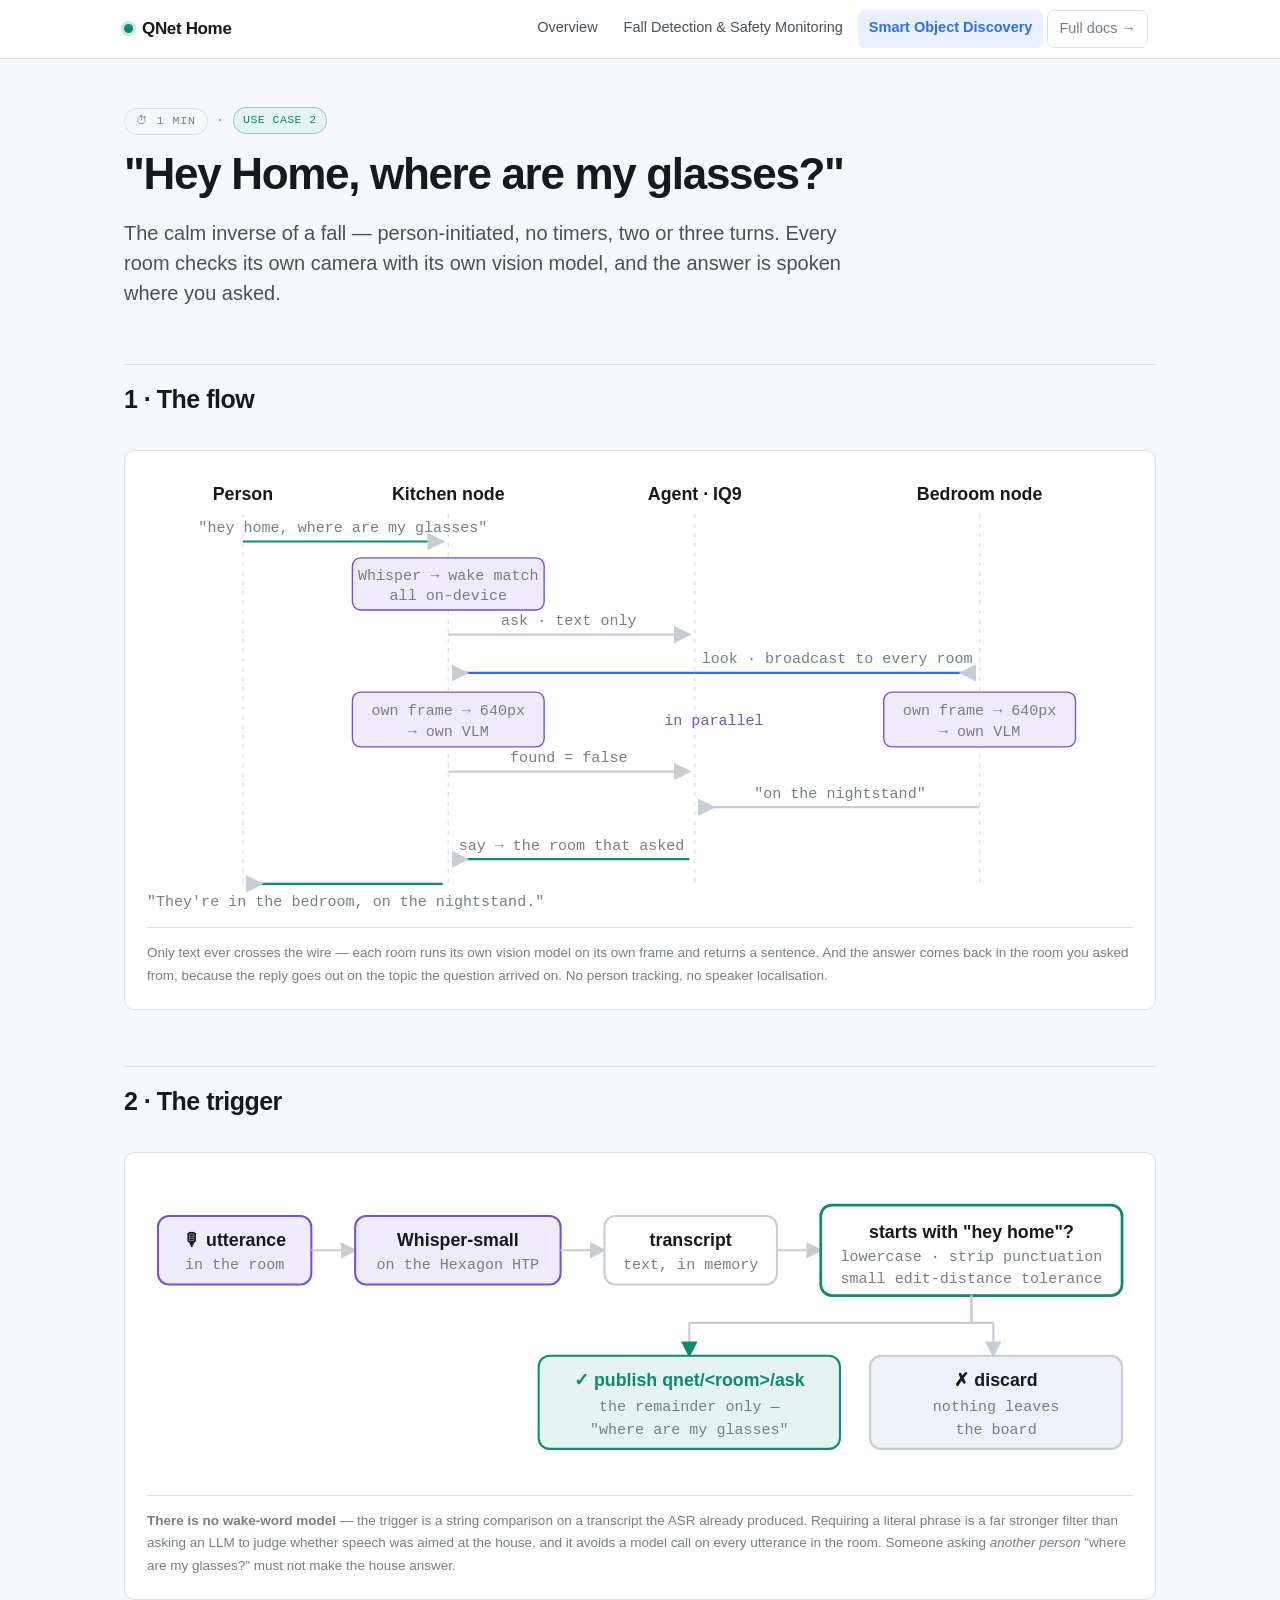
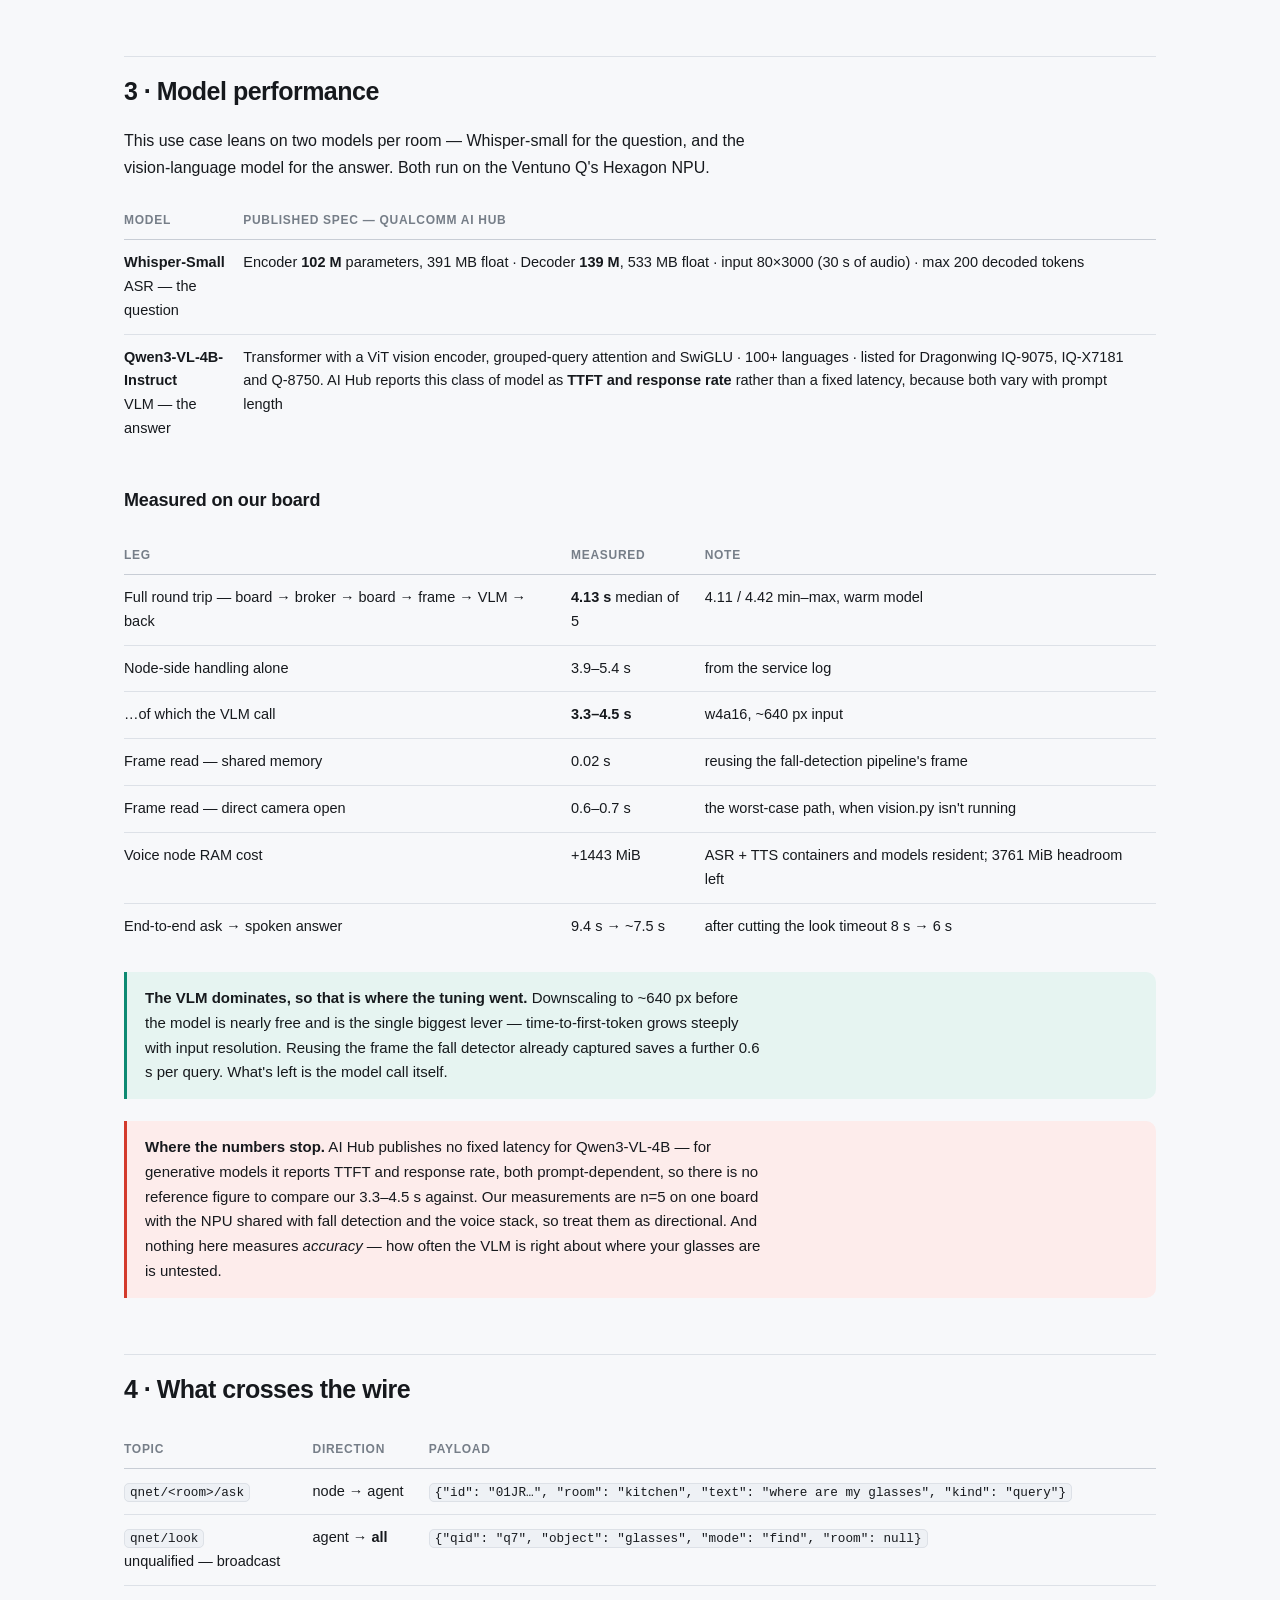
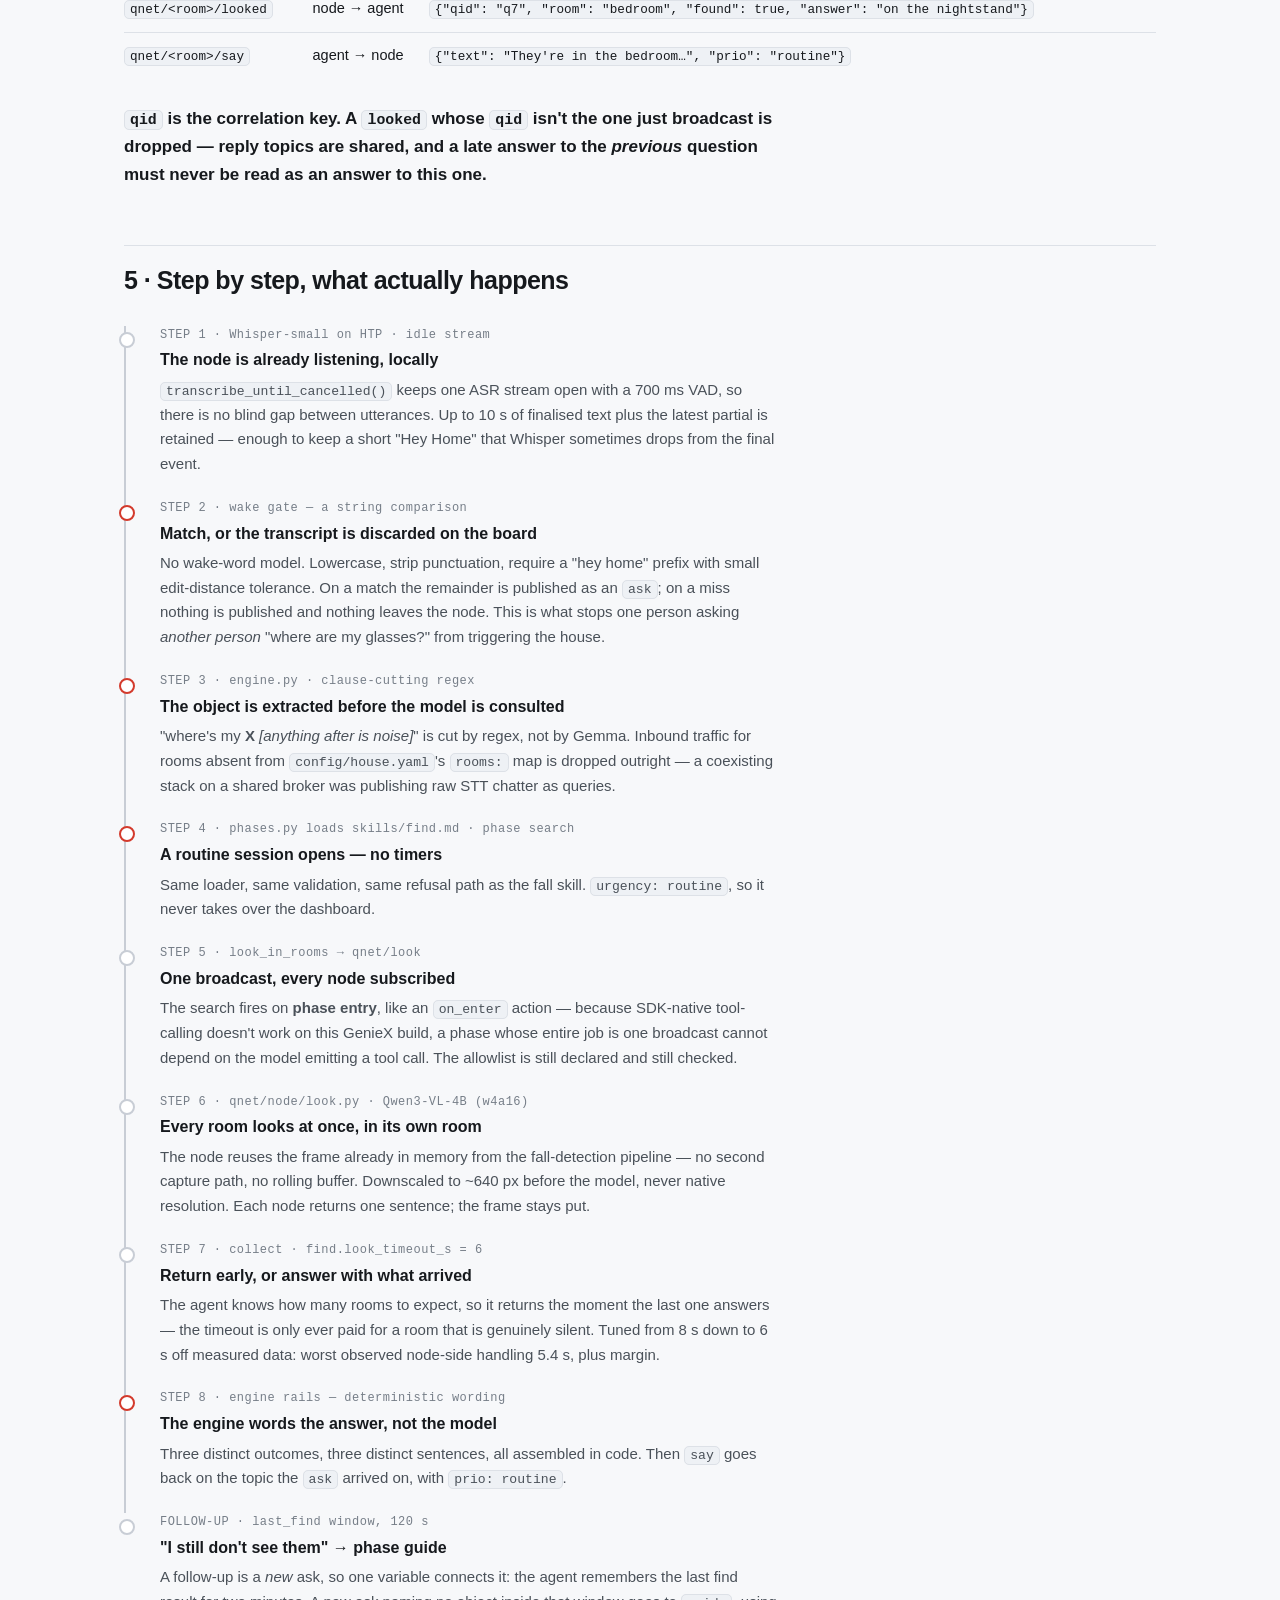
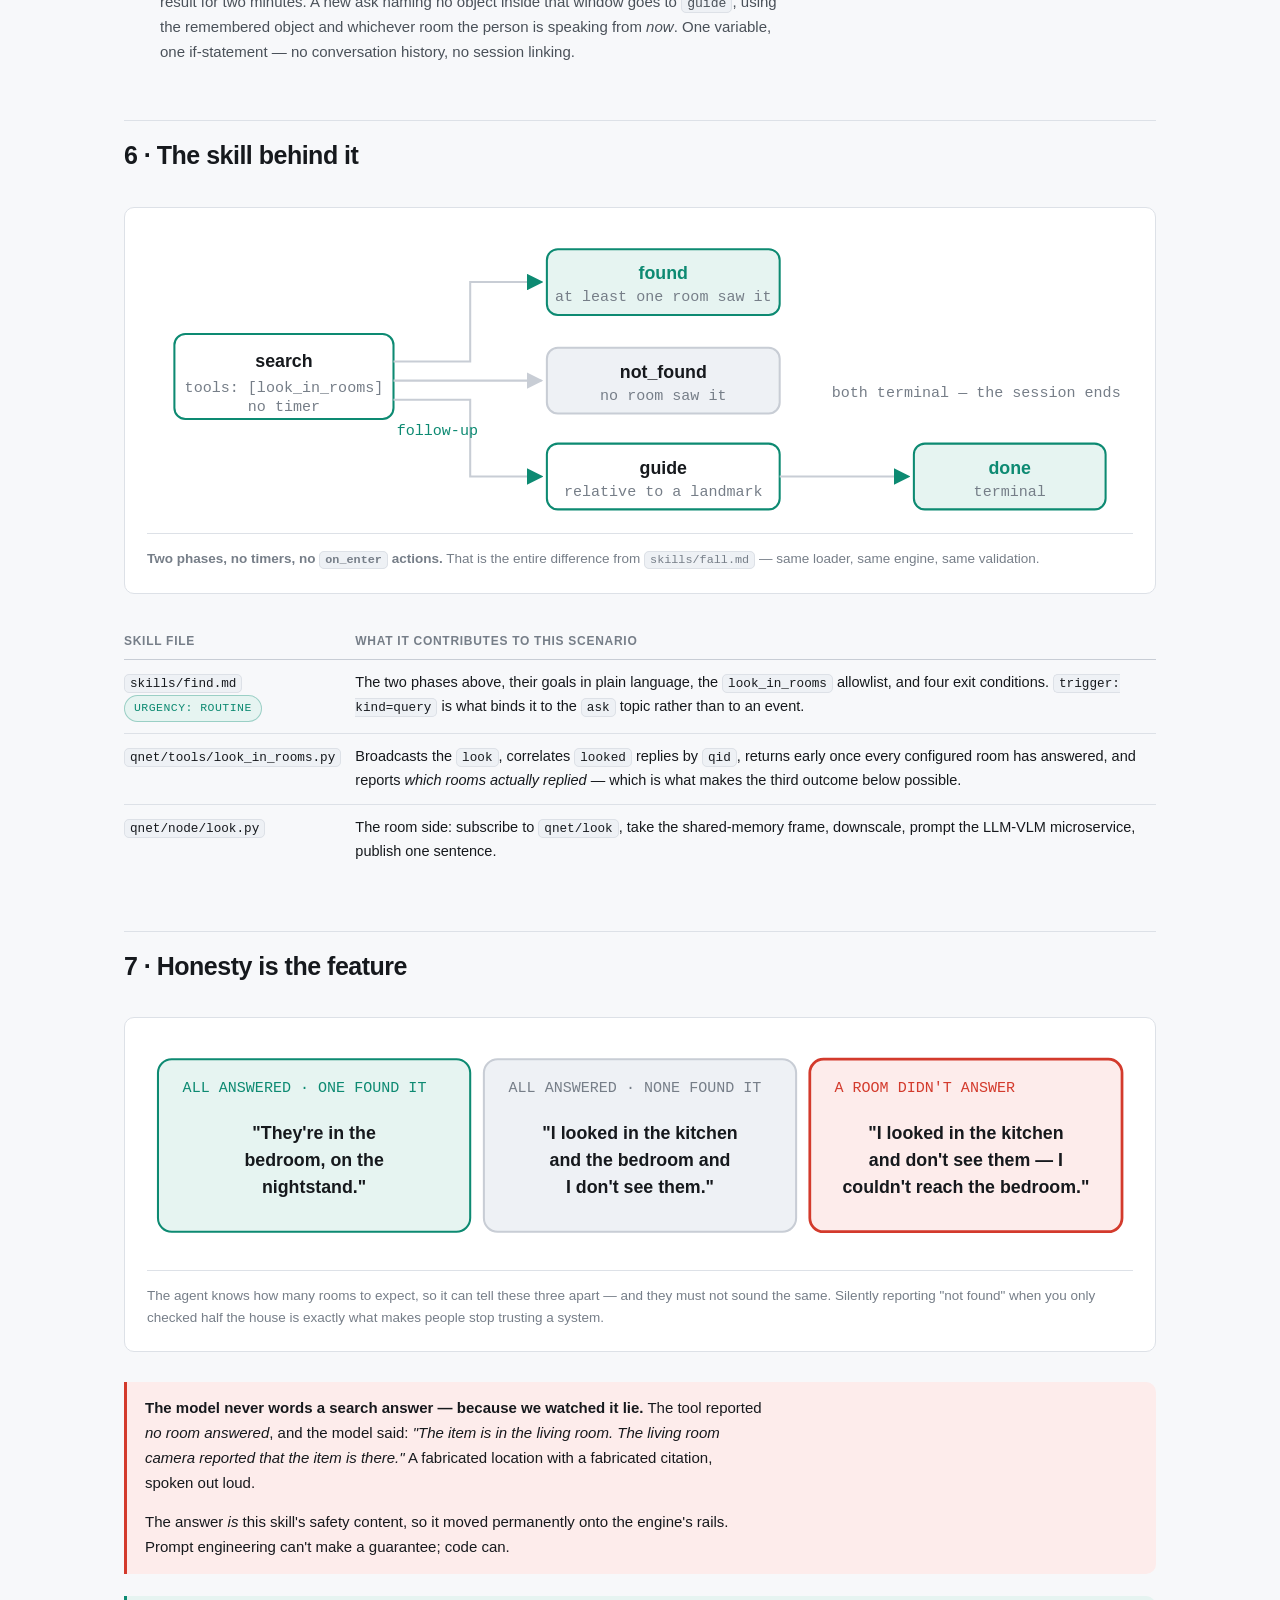
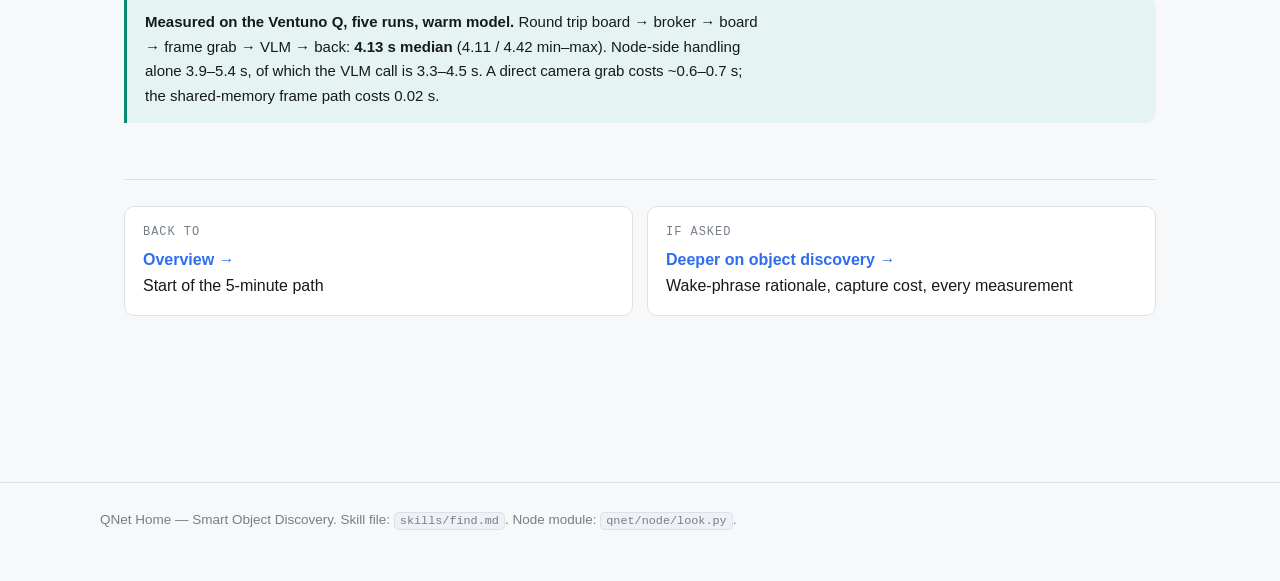
<file: design/find.html>
<!DOCTYPE html>
<html lang="en">
<head>
<meta charset="utf-8">
<meta name="viewport" content="width=device-width, initial-scale=1">
<title>QNet Home — Smart Object Discovery</title>
<link rel="stylesheet" href="assets/style.css">
</head>
<body>

<nav class="nav">
  <div class="nav-inner">
    <a class="brand" href="index.html"><span class="dot"></span>QNet Home</a>
    <div class="nav-links">
      <a href="index.html">Overview</a>
      <a href="fall.html">Fall Detection &amp; Safety Monitoring</a>
      <a href="find.html" aria-current="page">Smart Object Discovery</a>
      <a href="details/index.html" class="back">Full docs →</a>
    </div>
  </div>
</nav>

<main>

<div class="hero">
  <div class="eyebrow"><span class="timebadge">⏱ 1 min</span> · <span class="pill routine">use case 2</span></div>
  <h1>"Hey Home, where are my glasses?"</h1>
  <p class="talk-lede">
    The calm inverse of a fall — person-initiated, no timers, two or three turns. Every room
    checks its own camera with its own vision model, and the answer is spoken where you asked.
  </p>
</div>

<h2>1 · The flow</h2>

<figure class="figure">
<svg viewBox="0 0 720 320" role="img" aria-label="Sequence: person asks in the kitchen, node transcribes locally, agent broadcasts a look, both rooms run their own vision model in parallel, the answer is spoken back in the kitchen">

  <text class="lbl" x="70"  y="20" text-anchor="middle">Person</text>
  <text class="lbl" x="220" y="20" text-anchor="middle">Kitchen node</text>
  <text class="lbl" x="400" y="20" text-anchor="middle">Agent · IQ9</text>
  <text class="lbl" x="608" y="20" text-anchor="middle">Bedroom node</text>

  <line x1="70"  y1="30" x2="70"  y2="302" stroke="var(--line)" stroke-dasharray="3 4"/>
  <line x1="220" y1="30" x2="220" y2="302" stroke="var(--line)" stroke-dasharray="3 4"/>
  <line x1="400" y1="30" x2="400" y2="302" stroke="var(--line)" stroke-dasharray="3 4"/>
  <line x1="608" y1="30" x2="608" y2="302" stroke="var(--line)" stroke-dasharray="3 4"/>

  <path d="M70 50 H 216" stroke="var(--routine)" stroke-width="1.6" fill="none" marker-end="url(#g1)"/>
  <text class="edge-lbl" x="143" y="43" text-anchor="middle">"hey home, where are my glasses"</text>

  <rect x="150" y="62" width="140" height="38" rx="6" fill="var(--edge-bg)" stroke="var(--edge)"/>
  <text class="sub" x="220" y="78" text-anchor="middle">Whisper → wake match</text>
  <text class="sub" x="220" y="93" text-anchor="middle">all on-device</text>

  <path d="M220 118 H 396" stroke="var(--line-2)" stroke-width="1.6" fill="none" marker-end="url(#g1)"/>
  <text class="edge-lbl" x="308" y="111" text-anchor="middle">ask · text only</text>

  <path d="M400 146 H 224" stroke="var(--accent)" stroke-width="1.6" fill="none" marker-end="url(#g2)"/>
  <path d="M400 146 H 604" stroke="var(--accent)" stroke-width="1.6" fill="none" marker-end="url(#g2)"/>
  <text class="edge-lbl" x="504" y="139" text-anchor="middle">look · broadcast to every room</text>

  <rect x="150" y="160" width="140" height="40" rx="6" fill="var(--edge-bg)" stroke="var(--edge)"/>
  <text class="sub" x="220" y="177" text-anchor="middle">own frame → 640px</text>
  <text class="sub" x="220" y="192" text-anchor="middle">→ own VLM</text>

  <rect x="538" y="160" width="140" height="40" rx="6" fill="var(--edge-bg)" stroke="var(--edge)"/>
  <text class="sub" x="608" y="177" text-anchor="middle">own frame → 640px</text>
  <text class="sub" x="608" y="192" text-anchor="middle">→ own VLM</text>

  <text class="edge-lbl" x="414" y="184" text-anchor="middle" style="fill:var(--edge)">in parallel</text>

  <path d="M220 218 H 396" stroke="var(--line-2)" stroke-width="1.6" fill="none" marker-end="url(#g1)"/>
  <text class="edge-lbl" x="308" y="211" text-anchor="middle">found = false</text>

  <path d="M608 244 H 404" stroke="var(--line-2)" stroke-width="1.6" fill="none" marker-end="url(#g2)"/>
  <text class="edge-lbl" x="506" y="237" text-anchor="middle">"on the nightstand"</text>

  <path d="M396 282 H 224" stroke="var(--routine)" stroke-width="1.6" fill="none" marker-end="url(#g2)"/>
  <text class="edge-lbl" x="310" y="275" text-anchor="middle">say → the room that asked</text>
  <path d="M216 300 H 74" stroke="var(--routine)" stroke-width="1.6" fill="none" marker-end="url(#g2)"/>
  <text class="edge-lbl" x="145" y="316" text-anchor="middle">"They're in the bedroom, on the nightstand."</text>

  <defs>
    <marker id="g1" markerWidth="8" markerHeight="8" refX="7" refY="4" orient="auto"><path d="M0 0 L8 4 L0 8 z" fill="var(--line-2)"/></marker>
    <marker id="g2" markerWidth="8" markerHeight="8" refX="7" refY="4" orient="auto"><path d="M8 0 L0 4 L8 8 z" fill="var(--line-2)"/></marker>
  </defs>
</svg>
<figcaption>
  Only text ever crosses the wire — each room runs its own vision model on its own frame and
  returns a sentence. And the answer comes back in the room you asked from, because the reply
  goes out on the topic the question arrived on. No person tracking, no speaker localisation.
</figcaption>
</figure>

<h2>2 · The trigger</h2>

<figure class="figure">
<svg viewBox="0 0 720 222" role="img" aria-label="Wake gate: an utterance is transcribed on the board by Whisper, and only a transcript starting with hey home is published as an ask; anything else is discarded on the node">

  <rect x="8" y="30" width="112" height="50" rx="8" fill="var(--edge-bg)" stroke="var(--edge)" stroke-width="1.5"/>
  <text class="lbl" x="64" y="52" text-anchor="middle">🎙 utterance</text>
  <text class="sub" x="64" y="69" text-anchor="middle">in the room</text>
  <path class="wire" d="M120 55 H 152" stroke-width="1.5" marker-end="url(#w1)"/>

  <rect x="152" y="30" width="150" height="50" rx="8" fill="var(--edge-bg)" stroke="var(--edge)" stroke-width="1.5"/>
  <text class="lbl" x="227" y="52" text-anchor="middle">Whisper-small</text>
  <text class="sub" x="227" y="69" text-anchor="middle">on the Hexagon HTP</text>
  <path class="wire" d="M302 55 H 334" stroke-width="1.5" marker-end="url(#w1)"/>

  <rect x="334" y="30" width="126" height="50" rx="8" fill="var(--surface)" stroke="var(--line-2)" stroke-width="1.5"/>
  <text class="lbl" x="397" y="52" text-anchor="middle">transcript</text>
  <text class="sub" x="397" y="69" text-anchor="middle">text, in memory</text>
  <path class="wire" d="M460 55 H 492" stroke-width="1.5" marker-end="url(#w1)"/>

  <rect x="492" y="22" width="220" height="66" rx="8" fill="var(--surface)" stroke="var(--routine)" stroke-width="2"/>
  <text class="lbl" x="602" y="46" text-anchor="middle">starts with "hey home"?</text>
  <text class="sub" x="602" y="63" text-anchor="middle">lowercase · strip punctuation</text>
  <text class="sub" x="602" y="79" text-anchor="middle">small edit-distance tolerance</text>

  <path class="wire" d="M602 88 V 108 H 396 V 132" stroke-width="1.5" stroke="var(--routine)" marker-end="url(#w2)"/>
  <path class="wire" d="M602 88 V 108 H 618 V 132" stroke-width="1.5" marker-end="url(#w1)"/>

  <rect x="286" y="132" width="220" height="68" rx="8" fill="var(--routine-bg)" stroke="var(--routine)" stroke-width="1.5"/>
  <text class="lbl" x="396" y="154" text-anchor="middle" style="fill:var(--routine)">✓ publish qnet/&lt;room&gt;/ask</text>
  <text class="sub" x="396" y="172" text-anchor="middle">the remainder only —</text>
  <text class="sub" x="396" y="189" text-anchor="middle">"where are my glasses"</text>

  <rect x="528" y="132" width="184" height="68" rx="8" fill="var(--surface-2)" stroke="var(--line-2)" stroke-width="1.5"/>
  <text class="lbl" x="620" y="154" text-anchor="middle">✗ discard</text>
  <text class="sub" x="620" y="172" text-anchor="middle">nothing leaves</text>
  <text class="sub" x="620" y="189" text-anchor="middle">the board</text>

  <defs>
    <marker id="w1" markerWidth="8" markerHeight="8" refX="7" refY="4" orient="auto"><path d="M0 0 L8 4 L0 8 z" fill="var(--line-2)"/></marker>
    <marker id="w2" markerWidth="8" markerHeight="8" refX="7" refY="4" orient="auto"><path d="M0 0 L8 4 L0 8 z" fill="var(--routine)"/></marker>
  </defs>
</svg>
<figcaption>
  <strong>There is no wake-word model</strong> — the trigger is a string comparison on a
  transcript the ASR already produced. Requiring a literal phrase is a far stronger filter than
  asking an LLM to judge whether speech was aimed at the house, and it avoids a model call on
  every utterance in the room. Someone asking <em>another person</em> "where are my glasses?"
  must not make the house answer.
</figcaption>
</figure>

<h2>3 · Model performance</h2>

<p>
  This use case leans on two models per room — Whisper-small for the question, and the
  vision-language model for the answer. Both run on the Ventuno Q's Hexagon NPU.
</p>

<div class="table-wrap">
<table>
  <thead><tr><th>Model</th><th>Published spec — Qualcomm AI Hub</th></tr></thead>
  <tbody>
    <tr>
      <td><strong>Whisper-Small</strong><br><span class="sub">ASR — the question</span></td>
      <td>Encoder <strong>102 M</strong> parameters, 391 MB float · Decoder <strong>139 M</strong>,
      533 MB float · input 80×3000 (30 s of audio) · max 200 decoded tokens</td>
    </tr>
    <tr>
      <td><strong>Qwen3-VL-4B-Instruct</strong><br><span class="sub">VLM — the answer</span></td>
      <td>Transformer with a ViT vision encoder, grouped-query attention and SwiGLU · 100+
      languages · listed for Dragonwing IQ-9075, IQ-X7181 and Q-8750. AI Hub reports this class
      of model as <strong>TTFT and response rate</strong> rather than a fixed latency, because
      both vary with prompt length</td>
    </tr>
  </tbody>
</table>
</div>

<h3>Measured on our board</h3>

<div class="table-wrap">
<table>
  <thead><tr><th>Leg</th><th>Measured</th><th>Note</th></tr></thead>
  <tbody>
    <tr><td>Full round trip — board → broker → board → frame → VLM → back</td><td><strong>4.13 s</strong> median of 5</td><td>4.11 / 4.42 min–max, warm model</td></tr>
    <tr><td>Node-side handling alone</td><td>3.9–5.4 s</td><td>from the service log</td></tr>
    <tr><td>…of which the VLM call</td><td><strong>3.3–4.5 s</strong></td><td>w4a16, ~640 px input</td></tr>
    <tr><td>Frame read — shared memory</td><td>0.02 s</td><td>reusing the fall-detection pipeline's frame</td></tr>
    <tr><td>Frame read — direct camera open</td><td>0.6–0.7 s</td><td>the worst-case path, when vision.py isn't running</td></tr>
    <tr><td>Voice node RAM cost</td><td>+1443 MiB</td><td>ASR + TTS containers and models resident; 3761 MiB headroom left</td></tr>
    <tr><td>End-to-end ask → spoken answer</td><td>9.4 s → ~7.5 s</td><td>after cutting the look timeout 8 s → 6 s</td></tr>
  </tbody>
</table>
</div>

<div class="note measure">
  <p><strong>The VLM dominates, so that is where the tuning went.</strong> Downscaling to ~640 px
  before the model is nearly free and is the single biggest lever — time-to-first-token grows
  steeply with input resolution. Reusing the frame the fall detector already captured saves a
  further 0.6 s per query. What's left is the model call itself.</p>
</div>

<div class="note warn">
  <p><strong>Where the numbers stop.</strong> AI Hub publishes no fixed latency for
  Qwen3-VL-4B — for generative models it reports TTFT and response rate, both prompt-dependent,
  so there is no reference figure to compare our 3.3–4.5 s against. Our measurements are n=5 on
  one board with the NPU shared with fall detection and the voice stack, so treat them as
  directional. And nothing here measures <em>accuracy</em> — how often the VLM is right about
  where your glasses are is untested.</p>
</div>

<h2>4 · What crosses the wire</h2>

<div class="table-wrap">
<table>
  <thead><tr><th>Topic</th><th>Direction</th><th>Payload</th></tr></thead>
  <tbody>
    <tr>
      <td><code>qnet/&lt;room&gt;/ask</code></td><td>node → agent</td>
      <td><code>{"id": "01JR…", "room": "kitchen", "text": "where are my glasses", "kind": "query"}</code></td>
    </tr>
    <tr>
      <td><code>qnet/look</code><br><span class="sub">unqualified — broadcast</span></td><td>agent → <strong>all</strong></td>
      <td><code>{"qid": "q7", "object": "glasses", "mode": "find", "room": null}</code></td>
    </tr>
    <tr>
      <td><code>qnet/&lt;room&gt;/looked</code></td><td>node → agent</td>
      <td><code>{"qid": "q7", "room": "bedroom", "found": true, "answer": "on the nightstand"}</code></td>
    </tr>
    <tr>
      <td><code>qnet/&lt;room&gt;/say</code></td><td>agent → node</td>
      <td><code>{"text": "They're in the bedroom…", "prio": "routine"}</code></td>
    </tr>
  </tbody>
</table>
</div>

<p class="punch">
  <code>qid</code> is the correlation key. A <code>looked</code> whose <code>qid</code> isn't the
  one just broadcast is dropped — reply topics are shared, and a late answer to the
  <em>previous</em> question must never be read as an answer to this one.
</p>

<h2>5 · Step by step, what actually happens</h2>

<ul class="ladder">
  <li>
    <div class="step-t">STEP 1 · Whisper-small on HTP · idle stream</div>
    <div class="step-h">The node is already listening, locally</div>
    <p class="step-b">
      <code>transcribe_until_cancelled()</code> keeps one ASR stream open with a 700 ms VAD, so
      there is no blind gap between utterances. Up to 10 s of finalised text plus the latest
      partial is retained — enough to keep a short "Hey Home" that Whisper sometimes drops from
      the final event.
    </p>
  </li>
  <li class="warm">
    <div class="step-t">STEP 2 · wake gate — a string comparison</div>
    <div class="step-h">Match, or the transcript is discarded on the board</div>
    <p class="step-b">
      No wake-word model. Lowercase, strip punctuation, require a "hey home" prefix with small
      edit-distance tolerance. On a match the remainder is published as an <code>ask</code>;
      on a miss nothing is published and nothing leaves the node. This is what stops one person
      asking <em>another person</em> "where are my glasses?" from triggering the house.
    </p>
  </li>
  <li class="warm">
    <div class="step-t">STEP 3 · engine.py · clause-cutting regex</div>
    <div class="step-h">The object is extracted before the model is consulted</div>
    <p class="step-b">
      "where's my <strong>X</strong> <em>[anything after is noise]</em>" is cut by regex, not
      by Gemma. Inbound traffic for rooms absent from <code>config/house.yaml</code>'s
      <code>rooms:</code> map is dropped outright — a coexisting stack on a shared broker was
      publishing raw STT chatter as queries.
    </p>
  </li>
  <li class="warm">
    <div class="step-t">STEP 4 · phases.py loads skills/find.md · phase search</div>
    <div class="step-h">A routine session opens — no timers</div>
    <p class="step-b">
      Same loader, same validation, same refusal path as the fall skill.
      <code>urgency: routine</code>, so it never takes over the dashboard.
    </p>
  </li>
  <li>
    <div class="step-t">STEP 5 · look_in_rooms → qnet/look</div>
    <div class="step-h">One broadcast, every node subscribed</div>
    <p class="step-b">
      The search fires on <strong>phase entry</strong>, like an <code>on_enter</code> action —
      because SDK-native tool-calling doesn't work on this GenieX build, a phase whose entire
      job is one broadcast cannot depend on the model emitting a tool call. The allowlist is
      still declared and still checked.
    </p>
  </li>
  <li>
    <div class="step-t">STEP 6 · qnet/node/look.py · Qwen3-VL-4B (w4a16)</div>
    <div class="step-h">Every room looks at once, in its own room</div>
    <p class="step-b">
      The node reuses the frame already in memory from the fall-detection pipeline — no second
      capture path, no rolling buffer. Downscaled to ~640 px before the model, never native
      resolution. Each node returns one sentence; the frame stays put.
    </p>
  </li>
  <li>
    <div class="step-t">STEP 7 · collect · find.look_timeout_s = 6</div>
    <div class="step-h">Return early, or answer with what arrived</div>
    <p class="step-b">
      The agent knows how many rooms to expect, so it returns the moment the last one answers —
      the timeout is only ever paid for a room that is genuinely silent. Tuned from 8 s down to
      6 s off measured data: worst observed node-side handling 5.4 s, plus margin.
    </p>
  </li>
  <li class="warm">
    <div class="step-t">STEP 8 · engine rails — deterministic wording</div>
    <div class="step-h">The engine words the answer, not the model</div>
    <p class="step-b">
      Three distinct outcomes, three distinct sentences, all assembled in code. Then
      <code>say</code> goes back on the topic the <code>ask</code> arrived on, with
      <code>prio: routine</code>.
    </p>
  </li>
  <li>
    <div class="step-t">FOLLOW-UP · last_find window, 120 s</div>
    <div class="step-h">"I still don't see them" → phase guide</div>
    <p class="step-b">
      A follow-up is a <em>new</em> ask, so one variable connects it: the agent remembers the
      last find result for two minutes. A new ask naming no object inside that window goes to
      <code>guide</code>, using the remembered object and whichever room the person is speaking
      from <em>now</em>. One variable, one if-statement — no conversation history, no session
      linking.
    </p>
  </li>
</ul>

<h2>6 · The skill behind it</h2>

<figure class="figure">
<svg viewBox="0 0 720 210" role="img" aria-label="Phase machine from skills/find.md: search leads to found or not_found, or to guide on a follow-up; guide exits done">

  <rect x="20" y="76" width="160" height="62" rx="8" fill="var(--surface)" stroke="var(--routine)" stroke-width="1.5"/>
  <text class="lbl" x="100" y="100" text-anchor="middle">search</text>
  <text class="sub" x="100" y="118" text-anchor="middle">tools: [look_in_rooms]</text>
  <text class="sub" x="100" y="132" text-anchor="middle">no timer</text>

  <rect x="292" y="14" width="170" height="48" rx="8" fill="var(--routine-bg)" stroke="var(--routine)" stroke-width="1.5"/>
  <text class="lbl" x="377" y="36" text-anchor="middle" style="fill:var(--routine)">found</text>
  <text class="sub" x="377" y="52" text-anchor="middle">at least one room saw it</text>

  <rect x="292" y="86" width="170" height="48" rx="8" fill="var(--surface-2)" stroke="var(--line-2)" stroke-width="1.5"/>
  <text class="lbl" x="377" y="108" text-anchor="middle">not_found</text>
  <text class="sub" x="377" y="124" text-anchor="middle">no room saw it</text>

  <rect x="292" y="156" width="170" height="48" rx="8" fill="var(--surface)" stroke="var(--routine)" stroke-width="1.5"/>
  <text class="lbl" x="377" y="178" text-anchor="middle">guide</text>
  <text class="sub" x="377" y="194" text-anchor="middle">relative to a landmark</text>

  <rect x="560" y="156" width="140" height="48" rx="8" fill="var(--routine-bg)" stroke="var(--routine)" stroke-width="1.5"/>
  <text class="lbl" x="630" y="178" text-anchor="middle" style="fill:var(--routine)">done</text>
  <text class="sub" x="630" y="194" text-anchor="middle">terminal</text>

  <path class="wire" d="M180 96 H 236 V 38 H 288" stroke-width="1.5" stroke="var(--routine)" marker-end="url(#q1)"/>
  <path class="wire" d="M180 110 H 288" stroke-width="1.5" marker-end="url(#q2)"/>
  <path class="wire" d="M180 124 H 236 V 180 H 288" stroke-width="1.5" stroke="var(--routine)" marker-end="url(#q1)"/>
  <text class="edge-lbl" x="212" y="150" text-anchor="middle" style="fill:var(--routine)">follow-up</text>
  <path class="wire" d="M462 180 H 556" stroke-width="1.5" stroke="var(--routine)" marker-end="url(#q1)"/>

  <text class="sub" x="500" y="122" style="fill:var(--ink-3)">both terminal — the session ends</text>

  <defs>
    <marker id="q1" markerWidth="8" markerHeight="8" refX="7" refY="4" orient="auto"><path d="M0 0 L8 4 L0 8 z" fill="var(--routine)"/></marker>
    <marker id="q2" markerWidth="8" markerHeight="8" refX="7" refY="4" orient="auto"><path d="M0 0 L8 4 L0 8 z" fill="var(--line-2)"/></marker>
  </defs>
</svg>
<figcaption>
  <strong>Two phases, no timers, no <code>on_enter</code> actions.</strong> That is the entire
  difference from <code>skills/fall.md</code> — same loader, same engine, same validation.
</figcaption>
</figure>

<div class="table-wrap">
<table>
  <thead><tr><th>Skill file</th><th>What it contributes to this scenario</th></tr></thead>
  <tbody>
    <tr>
      <td><code>skills/find.md</code><br><span class="pill routine">urgency: routine</span></td>
      <td>The two phases above, their goals in plain language, the <code>look_in_rooms</code>
      allowlist, and four exit conditions. <code>trigger: kind=query</code> is what binds it to
      the <code>ask</code> topic rather than to an event.</td>
    </tr>
    <tr>
      <td><code>qnet/tools/look_in_rooms.py</code></td>
      <td>Broadcasts the <code>look</code>, correlates <code>looked</code> replies by
      <code>qid</code>, returns early once every configured room has answered, and reports
      <em>which rooms actually replied</em> — which is what makes the third outcome below
      possible.</td>
    </tr>
    <tr>
      <td><code>qnet/node/look.py</code></td>
      <td>The room side: subscribe to <code>qnet/look</code>, take the shared-memory frame,
      downscale, prompt the LLM-VLM microservice, publish one sentence.</td>
    </tr>
  </tbody>
</table>
</div>

<h2>7 · Honesty is the feature</h2>

<figure class="figure">
<svg viewBox="0 0 720 156" role="img" aria-label="Three outcomes that must sound different: found it, checked everywhere and did not find it, and could not reach a room">

  <rect x="8" y="14" width="228" height="126" rx="10" fill="var(--routine-bg)" stroke="var(--routine)" stroke-width="1.5"/>
  <text class="sub" x="26" y="38" style="fill:var(--routine)">ALL ANSWERED · ONE FOUND IT</text>
  <text class="lbl" x="122" y="72" text-anchor="middle">"They're in the</text>
  <text class="lbl" x="122" y="92" text-anchor="middle">bedroom, on the</text>
  <text class="lbl" x="122" y="112" text-anchor="middle">nightstand."</text>

  <rect x="246" y="14" width="228" height="126" rx="10" fill="var(--surface-2)" stroke="var(--line-2)" stroke-width="1.5"/>
  <text class="sub" x="264" y="38">ALL ANSWERED · NONE FOUND IT</text>
  <text class="lbl" x="360" y="72" text-anchor="middle">"I looked in the kitchen</text>
  <text class="lbl" x="360" y="92" text-anchor="middle">and the bedroom and</text>
  <text class="lbl" x="360" y="112" text-anchor="middle">I don't see them."</text>

  <rect x="484" y="14" width="228" height="126" rx="10" fill="var(--safety-bg)" stroke="var(--safety)" stroke-width="2"/>
  <text class="sub" x="502" y="38" style="fill:var(--safety)">A ROOM DIDN'T ANSWER</text>
  <text class="lbl" x="598" y="72" text-anchor="middle">"I looked in the kitchen</text>
  <text class="lbl" x="598" y="92" text-anchor="middle">and don't see them — I</text>
  <text class="lbl" x="598" y="112" text-anchor="middle">couldn't reach the bedroom."</text>
</svg>
<figcaption>
  The agent knows how many rooms to expect, so it can tell these three apart — and they must
  not sound the same. Silently reporting "not found" when you only checked half the house is
  exactly what makes people stop trusting a system.
</figcaption>
</figure>

<div class="note warn">
  <p><strong>The model never words a search answer — because we watched it lie.</strong> The
  tool reported <em>no room answered</em>, and the model said: <em>"The item is in the living
  room. The living room camera reported that the item is there."</em> A fabricated location
  with a fabricated citation, spoken out loud.</p>
  <p>The answer <em>is</em> this skill's safety content, so it moved permanently onto the
  engine's rails. Prompt engineering can't make a guarantee; code can.</p>
</div>

<div class="note measure">
  <p><strong>Measured on the Ventuno Q, five runs, warm model.</strong> Round trip
  board → broker → board → frame grab → VLM → back: <strong>4.13 s median</strong> (4.11 / 4.42
  min–max). Node-side handling alone 3.9–5.4 s, of which the VLM call is 3.3–4.5 s. A direct
  camera grab costs ~0.6–0.7 s; the shared-memory frame path costs 0.02 s.</p>
</div>

<div class="next">
  <a href="index.html">
    <div class="next-label">Back to</div>
    <div class="next-title">Overview →</div>
    <div class="sub">Start of the 5-minute path</div>
  </a>
  <a href="details/object-finder.html">
    <div class="next-label">If asked</div>
    <div class="next-title">Deeper on object discovery →</div>
    <div class="sub">Wake-phrase rationale, capture cost, every measurement</div>
  </a>
</div>

</main>

<footer>
  <div class="footer-inner">
    QNet Home — Smart Object Discovery. Skill file: <code>skills/find.md</code>.
    Node module: <code>qnet/node/look.py</code>.
  </div>
</footer>

</body>
</html>
</file>
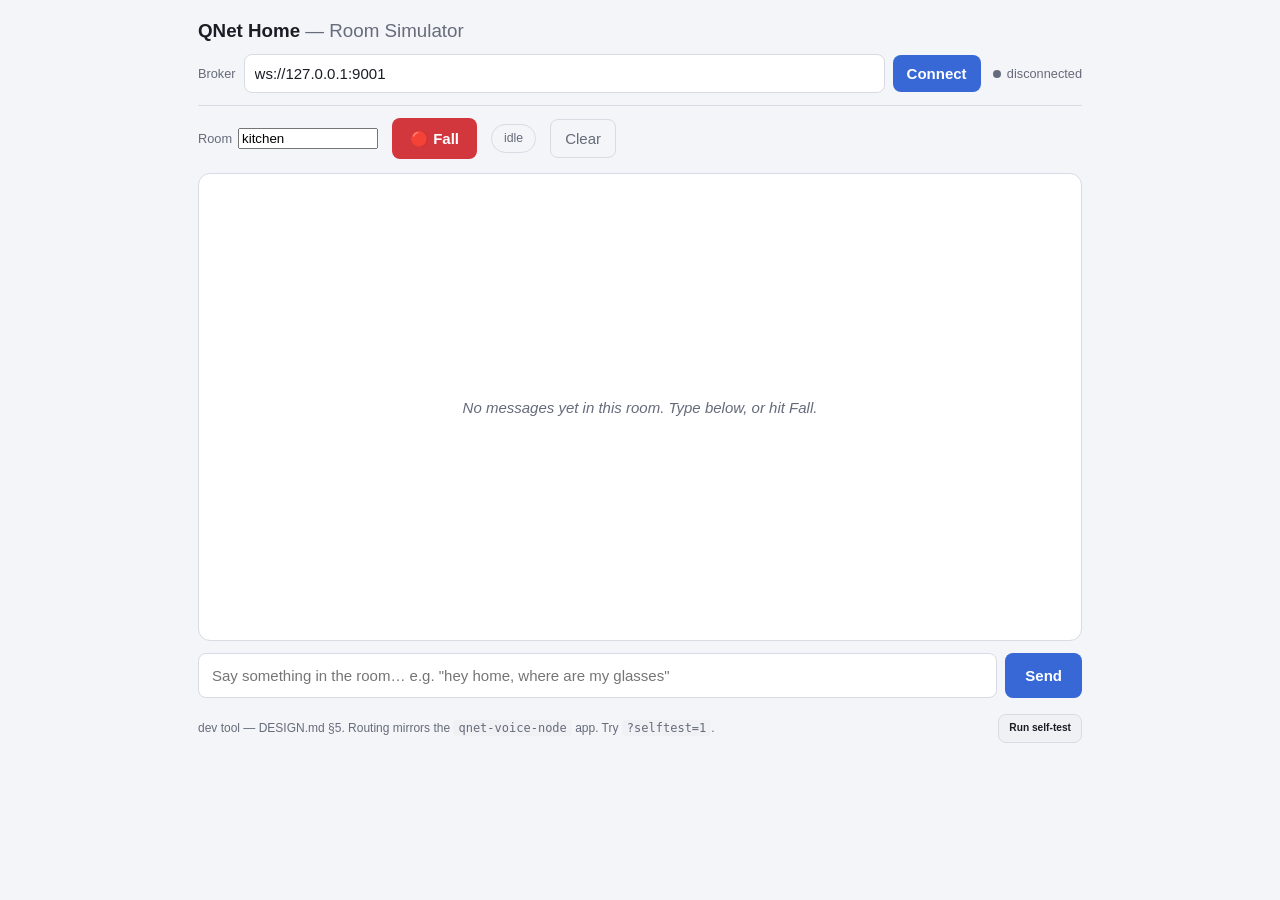
<file: dev/sim.html>
<!--
  SPDX-License-Identifier: AGPL-3.0-or-later
  QNet Home - a privacy-first, multi-device home safety system.
  Copyright (C) 2026 QNet Home contributors. This is free software under the
  GNU Affero General Public License v3 or later, with ABSOLUTELY NO WARRANTY.

  dev/sim.html - the room simulator (T1.2b; DESIGN.md S5 "The room simulator").

  A single HTML page standing in for an entire room: pick a room, type what a
  person would have said aloud, and this page routes it exactly the way the
  real voice node (apps/ventuno-q/qnet-voice-node, DESIGN.md S9) would - responder
  phrase -> ask/responder_brief (checked first, any state), active session ->
  heard, wake phrase -> ask/query (phrase stripped), anything else discarded
  and shown greyed. A Fall button publishes the fall fixture for the selected
  room. Incoming `say` for the selected room renders as the house's chat
  bubbles, so a whole incident reads as a conversation. No build step; works
  from file://.

  Implementation choice, stated once: rather than embed a copy of mqtt.js,
  this page talks MQTT 3.1.1 to the broker's :9001 WebSocket listener with a
  small hand-rolled client (see "MINI MQTT CLIENT" below) covering exactly
  CONNECT / SUBSCRIBE / PUBLISH / PINGREQ / PUBACK at QoS 0 publish. That
  keeps the file dependency-free and auditable in one read, at the accepted
  cost of not implementing QoS 1/2 delivery guarantees on our own publishes -
  fine for a dev tool per the task brief ("QoS 0 is fine for the sim").
  Incoming messages (session updates, `say`) are still acknowledged with
  PUBACK when the broker sends them at QoS 1, so nothing here misbehaves as a
  citizen on the bus.
-->
<!DOCTYPE html>
<html lang="en">
<head>
<meta charset="UTF-8">
<meta name="viewport" content="width=device-width, initial-scale=1">
<title>QNet Home — Room Simulator</title>
<style>
  :root {
    --bg: #0f1117;
    --panel: #171a23;
    --panel-2: #1c2029;
    --border: #2a2f3d;
    --text: #e6e8ee;
    --muted: #8b90a0;
    --accent: #5b8def;
    --danger: #e5484d;
    --success: #2fb344;
    --warn: #f2b705;
    --person-bubble: #24345c;
    --house-bubble: #232838;
  }
  @media (prefers-color-scheme: light) {
    :root {
      --bg: #f4f5f8;
      --panel: #ffffff;
      --panel-2: #f0f1f5;
      --border: #d8dbe3;
      --text: #1a1d24;
      --muted: #656b7a;
      --accent: #3868d6;
      --danger: #d1373c;
      --success: #1f8f3a;
      --warn: #a8720a;
      --person-bubble: #dbe6ff;
      --house-bubble: #eceef3;
    }
  }
  :root[data-theme="dark"] {
    --bg: #0f1117; --panel: #171a23; --panel-2: #1c2029; --border: #2a2f3d;
    --text: #e6e8ee; --muted: #8b90a0; --accent: #5b8def; --danger: #e5484d;
    --success: #2fb344; --warn: #f2b705; --person-bubble: #24345c; --house-bubble: #232838;
  }
  :root[data-theme="light"] {
    --bg: #f4f5f8; --panel: #ffffff; --panel-2: #f0f1f5; --border: #d8dbe3;
    --text: #1a1d24; --muted: #656b7a; --accent: #3868d6; --danger: #d1373c;
    --success: #1f8f3a; --warn: #a8720a; --person-bubble: #dbe6ff; --house-bubble: #eceef3;
  }
  * { box-sizing: border-box; }
  html, body { margin: 0; padding: 0; }
  body {
    background: var(--bg);
    color: var(--text);
    font: 15px/1.4 -apple-system, "Segoe UI", Roboto, Helvetica, Arial, sans-serif;
  }
  .app { max-width: 920px; margin: 0 auto; padding: 18px 18px 28px; }
  h1 { font-size: 1.25em; margin: 0 0 2px; }
  h1 .subtitle { color: var(--muted); font-weight: 400; }
  .topbar { border-bottom: 1px solid var(--border); padding-bottom: 12px; margin-bottom: 12px; }
  .broker-row { display: flex; align-items: center; gap: 8px; flex-wrap: wrap; margin-top: 10px; }
  .broker-row label { color: var(--muted); font-size: 0.85em; }
  input[type="text"] {
    background: var(--panel); color: var(--text); border: 1px solid var(--border);
    border-radius: 8px; padding: 8px 10px; font: inherit;
  }
  #brokerUrl { min-width: 220px; flex: 1 1 220px; }
  button {
    font: inherit; cursor: pointer; border: none; border-radius: 8px;
    padding: 8px 14px; font-weight: 600;
  }
  #connectBtn { background: var(--accent); color: #fff; }
  #connectBtn:hover { filter: brightness(1.08); }
  .status { display: inline-flex; align-items: center; gap: 6px; margin-left: 4px; color: var(--muted); font-size: 0.85em; }
  .dot { width: 0.65em; height: 0.65em; border-radius: 50%; display: inline-block; background: var(--muted); }
  .dot-disconnected { background: var(--muted); }
  .dot-connecting { background: var(--warn); animation: pulse 1s ease-in-out infinite; }
  .dot-connected { background: var(--success); }
  .dot-error { background: var(--danger); }
  @keyframes pulse { 0%, 100% { opacity: 1; } 50% { opacity: 0.35; } }

  .controls { display: flex; align-items: center; gap: 14px; margin-bottom: 14px; flex-wrap: wrap; }
  .control-group { display: flex; align-items: center; gap: 6px; }
  .control-group label { color: var(--muted); font-size: 0.85em; }
  #roomInput { width: 140px; }
  .fall-btn { background: var(--danger); color: #fff; padding: 10px 18px; font-size: 1em; }
  .fall-btn:hover { filter: brightness(1.1); }
  .fall-btn:active { transform: translateY(1px); }
  .session-chip {
    padding: 5px 12px; border-radius: 999px; border: 1px solid var(--border);
    font-size: 0.82em; color: var(--muted);
  }
  .session-chip.active {
    background: rgba(229, 72, 77, 0.14); border-color: var(--danger);
    color: var(--danger); font-weight: 700;
  }
  #clearBtn { background: transparent; color: var(--muted); border: 1px solid var(--border); font-weight: 500; }

  .chat {
    height: 52vh; min-height: 320px; overflow-y: auto;
    background: var(--panel); border: 1px solid var(--border); border-radius: 12px;
    padding: 14px; display: flex; flex-direction: column; gap: 8px;
  }
  .chat:empty::before {
    content: "No messages yet in this room. Type below, or hit Fall.";
    color: var(--muted); font-style: italic; margin: auto;
  }
  .bubble-row { display: flex; gap: 8px; align-items: flex-end; max-width: 78%; }
  .bubble-row.person { align-self: flex-end; flex-direction: row-reverse; }
  .bubble-row.house { align-self: flex-start; }
  .avatar { font-size: 1.25em; line-height: 1; }
  .bubble {
    padding: 9px 13px; border-radius: 16px; word-wrap: break-word; white-space: pre-wrap;
  }
  .bubble-row.person .bubble { background: var(--person-bubble); border-bottom-right-radius: 4px; }
  .bubble-row.house .bubble { background: var(--house-bubble); border-bottom-left-radius: 4px; }
  .meta {
    display: block; margin-top: 3px; font-size: 0.68em; letter-spacing: 0.04em;
    text-transform: uppercase; opacity: 0.6;
  }
  .line.discard {
    align-self: center; display: flex; gap: 8px; align-items: center;
    opacity: 0.55; font-style: italic; font-size: 0.88em; max-width: 90%;
  }
  .line.discard .hint {
    font-size: 0.75em; font-style: normal; border: 1px dashed var(--border);
    border-radius: 999px; padding: 1px 9px; white-space: nowrap;
  }
  .line.system {
    align-self: center; color: var(--muted); font-size: 0.82em; opacity: 0.8;
  }

  .composer { display: flex; gap: 8px; margin-top: 12px; }
  #textInput { flex: 1; padding: 11px 13px; }
  #sendBtn { background: var(--accent); color: #fff; padding: 0 20px; }
  #sendBtn:hover { filter: brightness(1.08); }

  .footer {
    margin-top: 16px; color: var(--muted); font-size: 0.8em;
    display: flex; align-items: center; justify-content: space-between; flex-wrap: wrap; gap: 8px;
  }
  .footer code { background: var(--panel-2); padding: 1px 5px; border-radius: 4px; }
  #selftestBtn { background: var(--panel-2); color: var(--text); border: 1px solid var(--border); font-size: 0.85em; padding: 6px 10px; }

  .selftest-output {
    margin-top: 10px; background: var(--panel); border: 1px solid var(--border);
    border-radius: 10px; padding: 12px; font: 12px/1.5 ui-monospace, Consolas, monospace;
    white-space: pre-wrap; max-height: 40vh; overflow-y: auto;
  }
</style>
</head>
<body>
  <div class="app">
    <header class="topbar">
      <h1>QNet Home <span class="subtitle">— Room Simulator</span></h1>
      <div class="broker-row">
        <label for="brokerUrl">Broker</label>
        <input id="brokerUrl" type="text" value="ws://127.0.0.1:9001" spellcheck="false">
        <button id="connectBtn">Connect</button>
        <span class="status"><span id="statusDot" class="dot dot-disconnected"></span><span id="statusText">disconnected</span></span>
      </div>
    </header>

    <section class="controls">
      <div class="control-group">
        <label for="roomInput">Room</label>
        <input id="roomInput" list="roomList" value="kitchen" spellcheck="false">
        <datalist id="roomList">
          <option value="kitchen"></option>
          <option value="bedroom"></option>
        </datalist>
      </div>
      <button id="fallBtn" class="fall-btn" title="Publish qnet/&lt;room&gt;/event, kind=fall.detected">🔴 Fall</button>
      <div class="session-chip idle" id="sessionChip">idle</div>
      <button id="clearBtn" title="Clear this room's transcript (local only, publishes nothing)">Clear</button>
    </section>

    <section class="chat" id="chat" aria-live="polite"></section>

    <section class="composer">
      <input id="textInput" type="text" placeholder='Say something in the room… e.g. "hey home, where are my glasses"' autocomplete="off">
      <button id="sendBtn">Send</button>
    </section>

    <footer class="footer">
      <span>dev tool — DESIGN.md §5. Routing mirrors the <code>qnet-voice-node</code> app. Try <code>?selftest=1</code>.</span>
      <button id="selftestBtn" title="Run the routing self-test (also callable as runSelfTest() from the console)">Run self-test</button>
    </footer>

    <pre id="selftestOutput" class="selftest-output" hidden></pre>
  </div>

<script>
"use strict";

/* ============================================================
 * MINI MQTT CLIENT
 * A minimal MQTT 3.1.1 client over a raw WebSocket, hand-rolled instead of
 * embedding mqtt.js (see the file-header comment for why). Implements just
 * enough of the spec for this page: CONNECT/CONNACK, SUBSCRIBE/SUBACK,
 * PUBLISH in both directions, PINGREQ/PINGRESP, and PUBACK for QoS 1
 * messages the broker sends us. We always PUBLISH at QoS 0 ourselves —
 * accepted for a dev tool (see file header) — but SUBSCRIBE at QoS 1 and
 * acknowledge inbound QoS 1 PUBLISHes properly, so we're a well-behaved
 * subscriber even though contracts/mqtt.md specifies QoS 1 for these topics.
 * ============================================================ */

function encodeRemainingLength(n) {
  const out = [];
  do {
    let b = n % 128;
    n = Math.floor(n / 128);
    if (n > 0) b |= 0x80;
    out.push(b);
  } while (n > 0);
  return out;
}

function decodeRemainingLength(buf, start) {
  let multiplier = 1, value = 0, i = start, b;
  do {
    if (i >= buf.length) return null; // not enough data yet
    b = buf[i++];
    value += (b & 0x7f) * multiplier;
    multiplier *= 128;
    if (multiplier > 128 * 128 * 128) throw new Error("MQTT: malformed remaining length");
  } while (b & 0x80);
  return { value, used: i - start };
}

function encodeUtf8Str(str) {
  const utf8 = new TextEncoder().encode(str);
  const out = new Uint8Array(2 + utf8.length);
  out[0] = (utf8.length >> 8) & 0xff;
  out[1] = utf8.length & 0xff;
  out.set(utf8, 2);
  return out;
}

function decodeUtf8Str(buf, start) {
  const len = (buf[start] << 8) | buf[start + 1];
  const bytes = buf.slice(start + 2, start + 2 + len);
  return { str: new TextDecoder().decode(bytes), used: 2 + len };
}

function concatBytes(arrays) {
  const total = arrays.reduce((n, a) => n + a.length, 0);
  const out = new Uint8Array(total);
  let off = 0;
  for (const a of arrays) { out.set(a, off); off += a.length; }
  return out;
}

function buildConnectPacket(clientId, keepAliveSec) {
  const varAndPayload = concatBytes([
    encodeUtf8Str("MQTT"),               // protocol name
    new Uint8Array([4]),                 // protocol level (3.1.1)
    new Uint8Array([0x02]),              // connect flags: clean session
    new Uint8Array([(keepAliveSec >> 8) & 0xff, keepAliveSec & 0xff]),
    encodeUtf8Str(clientId),
  ]);
  return concatBytes([new Uint8Array([0x10, ...encodeRemainingLength(varAndPayload.length)]), varAndPayload]);
}

function buildSubscribePacket(packetId, topicsWithQos) {
  const parts = [new Uint8Array([(packetId >> 8) & 0xff, packetId & 0xff])];
  for (const [topic, qos] of topicsWithQos) {
    parts.push(encodeUtf8Str(topic));
    parts.push(new Uint8Array([qos & 0x03]));
  }
  const body = concatBytes(parts);
  return concatBytes([new Uint8Array([0x82, ...encodeRemainingLength(body.length)]), body]);
}

function buildPublishPacket(topic, payloadStr) {
  // QoS 0 only: no packet id in the variable header. See file header for why.
  const body = concatBytes([encodeUtf8Str(topic), new TextEncoder().encode(payloadStr)]);
  return concatBytes([new Uint8Array([0x30, ...encodeRemainingLength(body.length)]), body]);
}

function buildPubAckPacket(packetId) {
  return new Uint8Array([0x40, 0x02, (packetId >> 8) & 0xff, packetId & 0xff]);
}

function buildPingReqPacket() { return new Uint8Array([0xc0, 0x00]); }
function buildDisconnectPacket() { return new Uint8Array([0xe0, 0x00]); }

function tryParsePacket(buf) {
  if (buf.length < 2) return null;
  const first = buf[0];
  const type = (first >> 4) & 0x0f;
  const flags = first & 0x0f;
  const lenInfo = decodeRemainingLength(buf, 1);
  if (!lenInfo) return null;
  const headerLen = 1 + lenInfo.used;
  const total = headerLen + lenInfo.value;
  if (buf.length < total) return null; // wait for more bytes
  return { type, flags, body: buf.slice(headerLen, total), total };
}

function parsePublishBody(flags, body) {
  const qos = (flags >> 1) & 0x03;
  const { str: topic, used } = decodeUtf8Str(body, 0);
  let offset = used;
  let packetId = null;
  if (qos > 0) {
    packetId = (body[offset] << 8) | body[offset + 1];
    offset += 2;
  }
  return { topic, payload: new TextDecoder().decode(body.slice(offset)), qos, packetId };
}

class MiniMQTT {
  constructor() {
    this.ws = null;
    this.buf = new Uint8Array(0);
    this.nextPacketId = 1;
    this.connected = false;
    this.pingTimer = null;
    this.onMessage = null;   // (topic, payloadStr) => void
    this.onStatus = null;    // (kind, text) => void   kind: disconnected|connecting|connected|error
  }

  connect(url) {
    this.disconnect();
    this._status("connecting", `connecting to ${url}…`);
    let ws;
    try {
      ws = new WebSocket(url, ["mqtt"]);
    } catch (err) {
      this._status("error", `bad broker URL: ${err.message}`);
      return;
    }
    ws.binaryType = "arraybuffer";
    this.ws = ws;
    ws.onopen = () => {
      const clientId = "sim-" + Math.random().toString(36).slice(2, 10);
      this._send(buildConnectPacket(clientId, 60));
    };
    ws.onmessage = (ev) => this._feed(new Uint8Array(ev.data));
    ws.onerror = () => this._status("error", "WebSocket error — check the broker URL and that Mosquitto's :9001 listener is up");
    ws.onclose = () => {
      this.connected = false;
      clearInterval(this.pingTimer);
      this._status("disconnected", "disconnected");
    };
  }

  disconnect() {
    if (this.ws) {
      try { if (this.connected) this._send(buildDisconnectPacket()); } catch (_e) { /* best effort */ }
      try { this.ws.close(); } catch (_e) { /* best effort */ }
    }
    clearInterval(this.pingTimer);
    this.ws = null;
    this.connected = false;
    this.buf = new Uint8Array(0);
  }

  subscribe(topic, qos) {
    if (!this.connected) return;
    this._send(buildSubscribePacket(this.nextPacketId++, [[topic, qos == null ? 1 : qos]]));
  }

  publish(topic, payloadObj) {
    if (!this.connected) { console.warn("MiniMQTT: publish while disconnected, dropped:", topic, payloadObj); return; }
    this._send(buildPublishPacket(topic, JSON.stringify(payloadObj)));
  }

  _send(bytes) { if (this.ws && this.ws.readyState === WebSocket.OPEN) this.ws.send(bytes); }
  _status(kind, text) { if (this.onStatus) this.onStatus(kind, text); }

  _feed(chunk) {
    const merged = new Uint8Array(this.buf.length + chunk.length);
    merged.set(this.buf);
    merged.set(chunk, this.buf.length);
    this.buf = merged;
    for (;;) {
      let pkt;
      try { pkt = tryParsePacket(this.buf); }
      catch (e) { console.error("MiniMQTT: parse error, dropping buffer", e); this.buf = new Uint8Array(0); return; }
      if (!pkt) return;
      this.buf = this.buf.slice(pkt.total);
      this._handlePacket(pkt);
    }
  }

  _handlePacket(pkt) {
    if (pkt.type === 2) { // CONNACK
      const returnCode = pkt.body[1];
      if (returnCode === 0) {
        this.connected = true;
        this._status("connected", "connected");
        this.pingTimer = setInterval(() => this._send(buildPingReqPacket()), 20000);
      } else {
        this._status("error", `broker refused CONNECT (return code ${returnCode})`);
      }
    } else if (pkt.type === 3) { // PUBLISH
      const { topic, payload, qos, packetId } = parsePublishBody(pkt.flags, pkt.body);
      if (qos === 1 && packetId != null) this._send(buildPubAckPacket(packetId));
      if (this.onMessage) this.onMessage(topic, payload);
    }
    // SUBACK(9) / PINGRESP(13) / others: nothing to do for this dev tool.
  }
}

/* ============================================================
 * ROUTING CORE — mirrors the §9 adapter loop (DESIGN.md §9, §13).
 * This block is deliberately pure (no `window`, `document` or WebSocket
 * calls) so verify/T1.2b.txt's `node -e` check can extract and eval it
 * standalone, byte-identical to what runs in the page.
 * ============================================================ */

const CROCKFORD32 = "0123456789ABCDEFGHJKMNPQRSTVWXYZ";

function newUlid(tsSeconds) {
  // Same layout as qnet/ids.py: 48-bit ms timestamp << 80 | 80 random bits,
  // Crockford base32, 26 chars, most-significant first — so an id minted
  // here is byte-for-byte indistinguishable from one the agent or
  // dev/inject.py mints.
  const ms = BigInt(Math.floor((tsSeconds === undefined ? Date.now() / 1000 : tsSeconds) * 1000));
  const randBytes = new Uint8Array(10);
  globalThis.crypto.getRandomValues(randBytes);
  let rand = 0n;
  for (const b of randBytes) rand = (rand << 8n) | BigInt(b);
  const value = (ms << 80n) | rand;
  let out = "";
  for (let shift = 125n; shift >= 0n; shift -= 5n) out += CROCKFORD32[Number((value >> shift) & 0x1fn)];
  return out;
}

function nowTs() {
  // Unix epoch seconds, fractional — matches dev/inject.py's
  // round(time.time(), 1) in spirit. Deliberately NOT rounded to a clean
  // 1-decimal value: JSON has one number type, so a value that lands on an
  // exact integer serializes without a decimal point (e.g. `1785960730`
  // instead of `1785960730.0`), which a strict consumer could read back as
  // a Python int instead of a float. Using full millisecond precision
  // makes that landing-on-a-whole-second collision astronomically rare
  // instead of ~1-in-10.
  return Date.now() / 1000;
}

function normalize(text) {
  return text.toLowerCase().replace(/[^a-z0-9\s]/g, "").replace(/\s+/g, " ").trim();
}

const RESPONDER_PHRASE_NORM = normalize("i'm the first responder");
const WAKE_PHRASES_NORM = ["hey home", "hi home"]; // "hey, home" already collapses to "hey home" via normalize()

function matchesResponderPhrase(norm) {
  return norm.includes(RESPONDER_PHRASE_NORM);
}

function stripWakePhrase(norm) {
  for (const phrase of WAKE_PHRASES_NORM) {
    if (norm === phrase) return "";
    if (norm.startsWith(phrase + " ")) return norm.slice(phrase.length).trim();
  }
  return null; // doesn't start with a wake phrase
}

function buildAsk(room, text, kind) {
  return { id: newUlid(), ts: nowTs(), room, text, kind };
}

function buildHeard(text) {
  return { text, silence: text === "" };
}

function buildFallEvent(room) {
  return {
    id: newUlid(),
    ts: nowTs(),
    room,
    kind: "fall.detected",
    conf: Math.round((0.8 + Math.random() * 0.15) * 100) / 100,
    meta: { cls: "Fallen", frames: "5/8" },
  };
}

// routing mirrored from the real voice node (apps/ventuno-q/qnet-voice-node/python/voice_controller.py) — keep in step
function routeInput(rawText, room, sessionActive) {
  const norm = normalize(rawText);
  if (matchesResponderPhrase(norm)) {                      // checked first, in ANY state (§9, §12)
    return { topic: `qnet/${room}/ask`, payload: buildAsk(room, "", "responder_brief") };
  }
  if (sessionActive) {                                      // the agent just asked something
    return { topic: `qnet/${room}/heard`, payload: buildHeard(rawText.trim()) };
  }
  const stripped = stripWakePhrase(norm);                    // idle — "Hey Home…"
  if (stripped !== null) {
    return { topic: `qnet/${room}/ask`, payload: buildAsk(room, stripped, "query") };
  }
  return null;                                                // idle small talk — not for the house
}

/* ============================================================
 * END ROUTING CORE
 * ============================================================ */

/* ---------------- Self-test ---------------- */

function runSelfTest() {
  const cases = [
    {
      name: "responder phrase, idle → ask/responder_brief",
      room: "kitchen", sessionActive: false,
      input: "I'm the first responder, can you tell me what happened?",
      expect: (r) => !!r && r.topic === "qnet/kitchen/ask" && r.payload.kind === "responder_brief" && r.payload.text === "",
    },
    {
      name: "responder phrase, mid-session → still ask/responder_brief (checked first)",
      room: "kitchen", sessionActive: true,
      input: "i'm the first responder what happened",
      expect: (r) => !!r && r.topic === "qnet/kitchen/ask" && r.payload.kind === "responder_brief",
    },
    {
      name: "active session, ordinary reply → heard, raw text preserved",
      room: "kitchen", sessionActive: true,
      input: "i'm fine",
      expect: (r) => !!r && r.topic === "qnet/kitchen/heard" && r.payload.text === "i'm fine" && r.payload.silence === false,
    },
    {
      name: "idle, wake phrase → ask/query, phrase stripped",
      room: "bedroom", sessionActive: false,
      input: "Hey Home, where are my keys?",
      expect: (r) => !!r && r.topic === "qnet/bedroom/ask" && r.payload.kind === "query" && r.payload.text === "where are my keys",
    },
    {
      name: 'idle, wake tolerance "hi home" → ask/query, phrase stripped',
      room: "bedroom", sessionActive: false,
      input: "hi home, where are my keys?",
      expect: (r) => !!r && r.payload.kind === "query" && r.payload.text === "where are my keys",
    },
    {
      name: "idle, small talk → nothing published (null)",
      room: "kitchen", sessionActive: false,
      input: "nice weather today",
      expect: (r) => r === null,
    },
  ];

  const results = cases.map((c) => {
    let route = null, error = null;
    try { route = routeInput(c.input, c.room, c.sessionActive); }
    catch (e) { error = e; }
    const pass = !error && c.expect(route);
    return { name: c.name, pass, got: route, error: error && error.message };
  });

  const passed = results.filter((r) => r.pass).length;
  console.log(`QNet sim self-test: ${passed}/${results.length} passed`);
  if (typeof console.table === "function") console.table(results.map((r) => ({ test: r.name, pass: r.pass })));
  return { passed, total: results.length, allPass: passed === results.length, results };
}

if (typeof window !== "undefined") window.runSelfTest = runSelfTest;

/* ---------------- UI wiring (DOM-dependent; not part of ROUTING CORE) ---------------- */

const $ = (id) => document.getElementById(id);
const brokerUrlInput = $("brokerUrl");
const connectBtn = $("connectBtn");
const statusDot = $("statusDot");
const statusText = $("statusText");
const roomInput = $("roomInput");
const fallBtn = $("fallBtn");
const clearBtn = $("clearBtn");
const sessionChip = $("sessionChip");
const chatEl = $("chat");
const textInput = $("textInput");
const sendBtn = $("sendBtn");
const selftestBtn = $("selftestBtn");
const selftestOutput = $("selftestOutput");

const client = new MiniMQTT();
const sessionsByRoom = Object.create(null); // room -> latest qnet/session/<id> payload
const transcript = [];                       // {room, dir: 'person'|'house'|'discard', text, meta}

function currentRoom() {
  return (roomInput.value || "kitchen").trim() || "kitchen";
}

function isSessionActive(room) {
  const s = sessionsByRoom[room];
  return !!(s && s.state === "active");
}

function updateSessionChip() {
  const s = sessionsByRoom[currentRoom()];
  if (s && s.state === "active") {
    sessionChip.textContent = `ACTIVE · ${s.phase}`;
    sessionChip.className = "session-chip active";
  } else {
    sessionChip.textContent = "idle";
    sessionChip.className = "session-chip idle";
  }
}

function escapeHtml(s) {
  return String(s).replace(/[&<>"']/g, (c) => ({ "&": "&amp;", "<": "&lt;", ">": "&gt;", '"': "&quot;", "'": "&#39;" }[c]));
}

function entryHtml(entry) {
  if (entry.dir === "discard") {
    return `<div class="line discard"><span>${escapeHtml(entry.text)}</span><span class="hint">not for the house</span></div>`;
  }
  if (entry.dir === "system") {
    return `<div class="line system">${escapeHtml(entry.text)}</div>`;
  }
  const cls = entry.dir === "person" ? "person" : "house";
  const who = entry.dir === "person" ? "🧑" : "🏠";
  const meta = entry.meta ? `<span class="meta">${escapeHtml(entry.meta)}</span>` : "";
  return `<div class="bubble-row ${cls}"><div class="avatar">${who}</div><div class="bubble">${escapeHtml(entry.text)}${meta}</div></div>`;
}

function renderTranscript() {
  const room = currentRoom();
  chatEl.innerHTML = transcript.filter((e) => e.room === room).map(entryHtml).join("");
  chatEl.scrollTop = chatEl.scrollHeight;
}

client.onStatus = (kind, text) => {
  statusDot.className = `dot dot-${kind}`;
  statusText.textContent = text;
  connectBtn.textContent = kind === "connected" ? "Disconnect" : "Connect";
  if (kind === "connected") {
    client.subscribe("qnet/session/#", 1);
    client.subscribe("qnet/+/say", 1);
  }
};

client.onMessage = (topic, payloadStr) => {
  let payload;
  try { payload = JSON.parse(payloadStr); }
  catch (_e) { console.warn("sim: non-JSON payload on", topic, payloadStr); return; }

  if (topic.startsWith("qnet/session/")) {
    if (payload && payload.room) {
      sessionsByRoom[payload.room] = payload; // "the latest session event for that room"
      if (payload.room === currentRoom()) updateSessionChip();
    }
    return;
  }

  const m = topic.match(/^qnet\/([^/]+)\/say$/);
  if (m) {
    transcript.push({ room: m[1], dir: "house", text: payload.text, meta: payload.prio });
    renderTranscript();
  }
};

connectBtn.addEventListener("click", () => {
  if (client.connected) client.disconnect();
  else client.connect(brokerUrlInput.value.trim());
});

roomInput.addEventListener("input", () => { updateSessionChip(); renderTranscript(); });
roomInput.addEventListener("change", () => { updateSessionChip(); renderTranscript(); });

fallBtn.addEventListener("click", () => {
  const room = currentRoom();
  const payload = buildFallEvent(room);
  client.publish(`qnet/${room}/event`, payload);
  transcript.push({ room, dir: "system", text: `🔴 fall.detected published for ${room} (id ${payload.id})` });
  renderTranscript();
});

clearBtn.addEventListener("click", () => {
  const room = currentRoom();
  for (let i = transcript.length - 1; i >= 0; i--) if (transcript[i].room === room) transcript.splice(i, 1);
  renderTranscript();
});

function sendCurrentInput() {
  const raw = textInput.value;
  if (!raw.trim()) return;
  const room = currentRoom();
  const route = routeInput(raw, room, isSessionActive(room));
  if (route) {
    client.publish(route.topic, route.payload);
    transcript.push({ room, dir: "person", text: raw.trim() });
  } else {
    transcript.push({ room, dir: "discard", text: raw.trim() });
  }
  renderTranscript();
  textInput.value = "";
  textInput.focus();
}

sendBtn.addEventListener("click", sendCurrentInput);
textInput.addEventListener("keydown", (e) => { if (e.key === "Enter") sendCurrentInput(); });

selftestBtn.addEventListener("click", () => {
  const res = runSelfTest();
  selftestOutput.hidden = false;
  selftestOutput.textContent = renderSelfTestText(res);
  selftestOutput.scrollIntoView({ behavior: "smooth", block: "nearest" });
});

function renderSelfTestText(res) {
  const lines = [`QNet sim self-test — ${res.passed}/${res.total} passed`, ""];
  for (const r of res.results) {
    lines.push(`[${r.pass ? "PASS" : "FAIL"}] ${r.name}${r.error ? " — ERROR: " + r.error : ""}`);
    lines.push(`        got: ${JSON.stringify(r.got)}`);
  }
  return lines.join("\n");
}

// Auto-run with ?selftest=1, logging to both console and the page.
if (typeof window !== "undefined" && new URLSearchParams(window.location.search).get("selftest") === "1") {
  const res = runSelfTest();
  selftestOutput.hidden = false;
  selftestOutput.textContent = renderSelfTestText(res);
}

updateSessionChip();
renderTranscript();
</script>
</body>
</html>
</file>
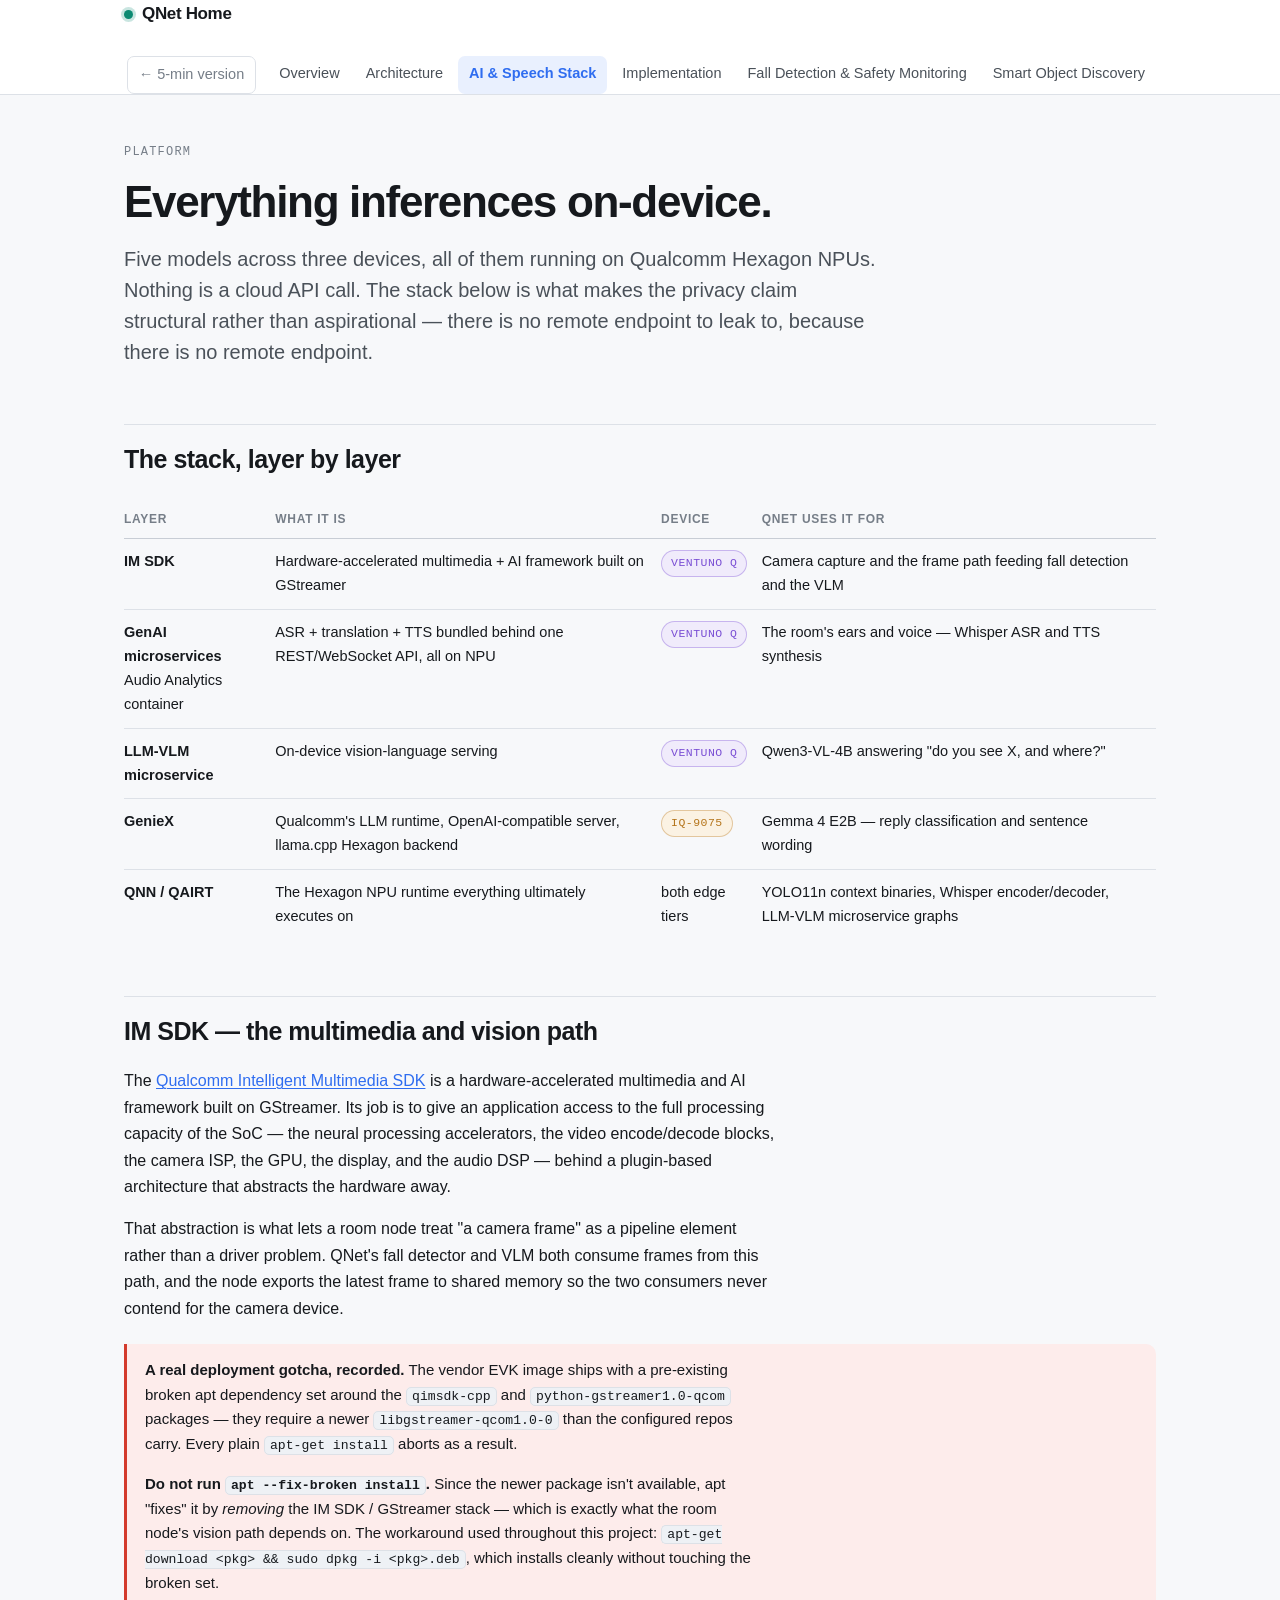
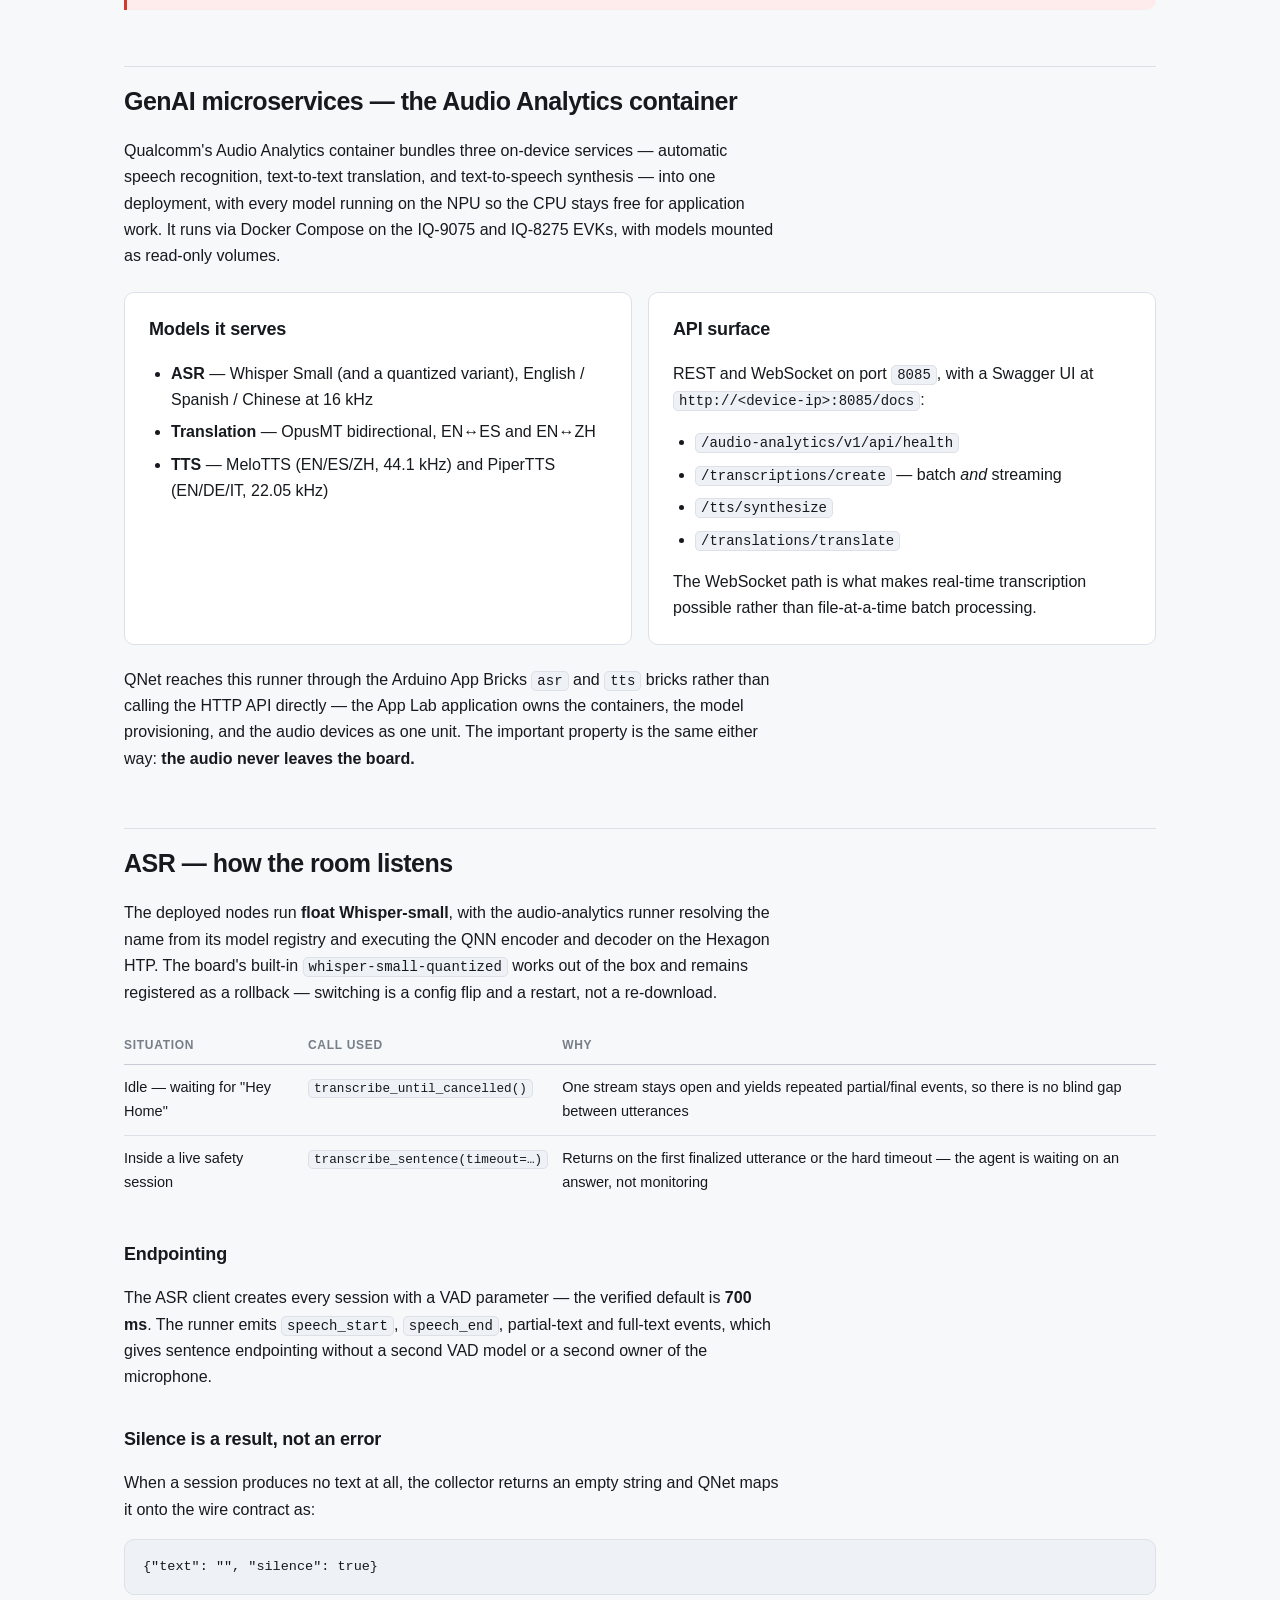
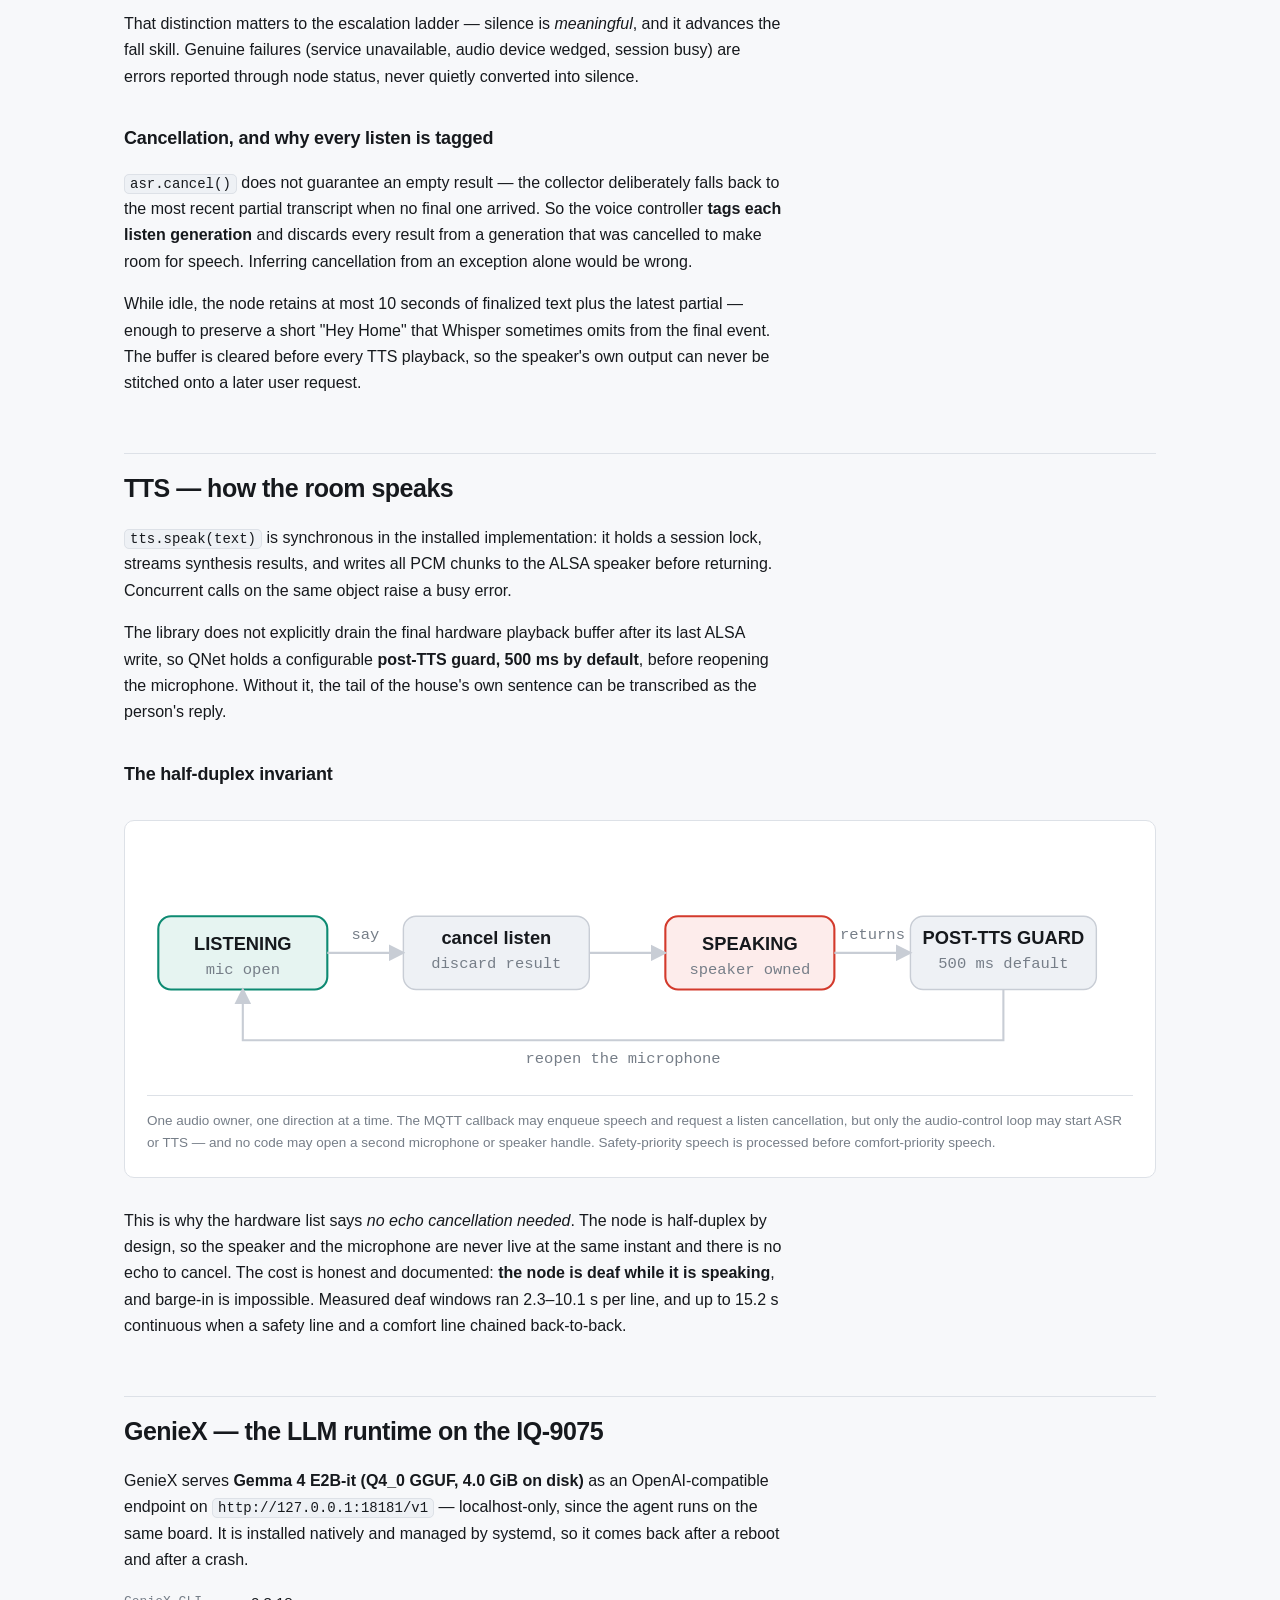
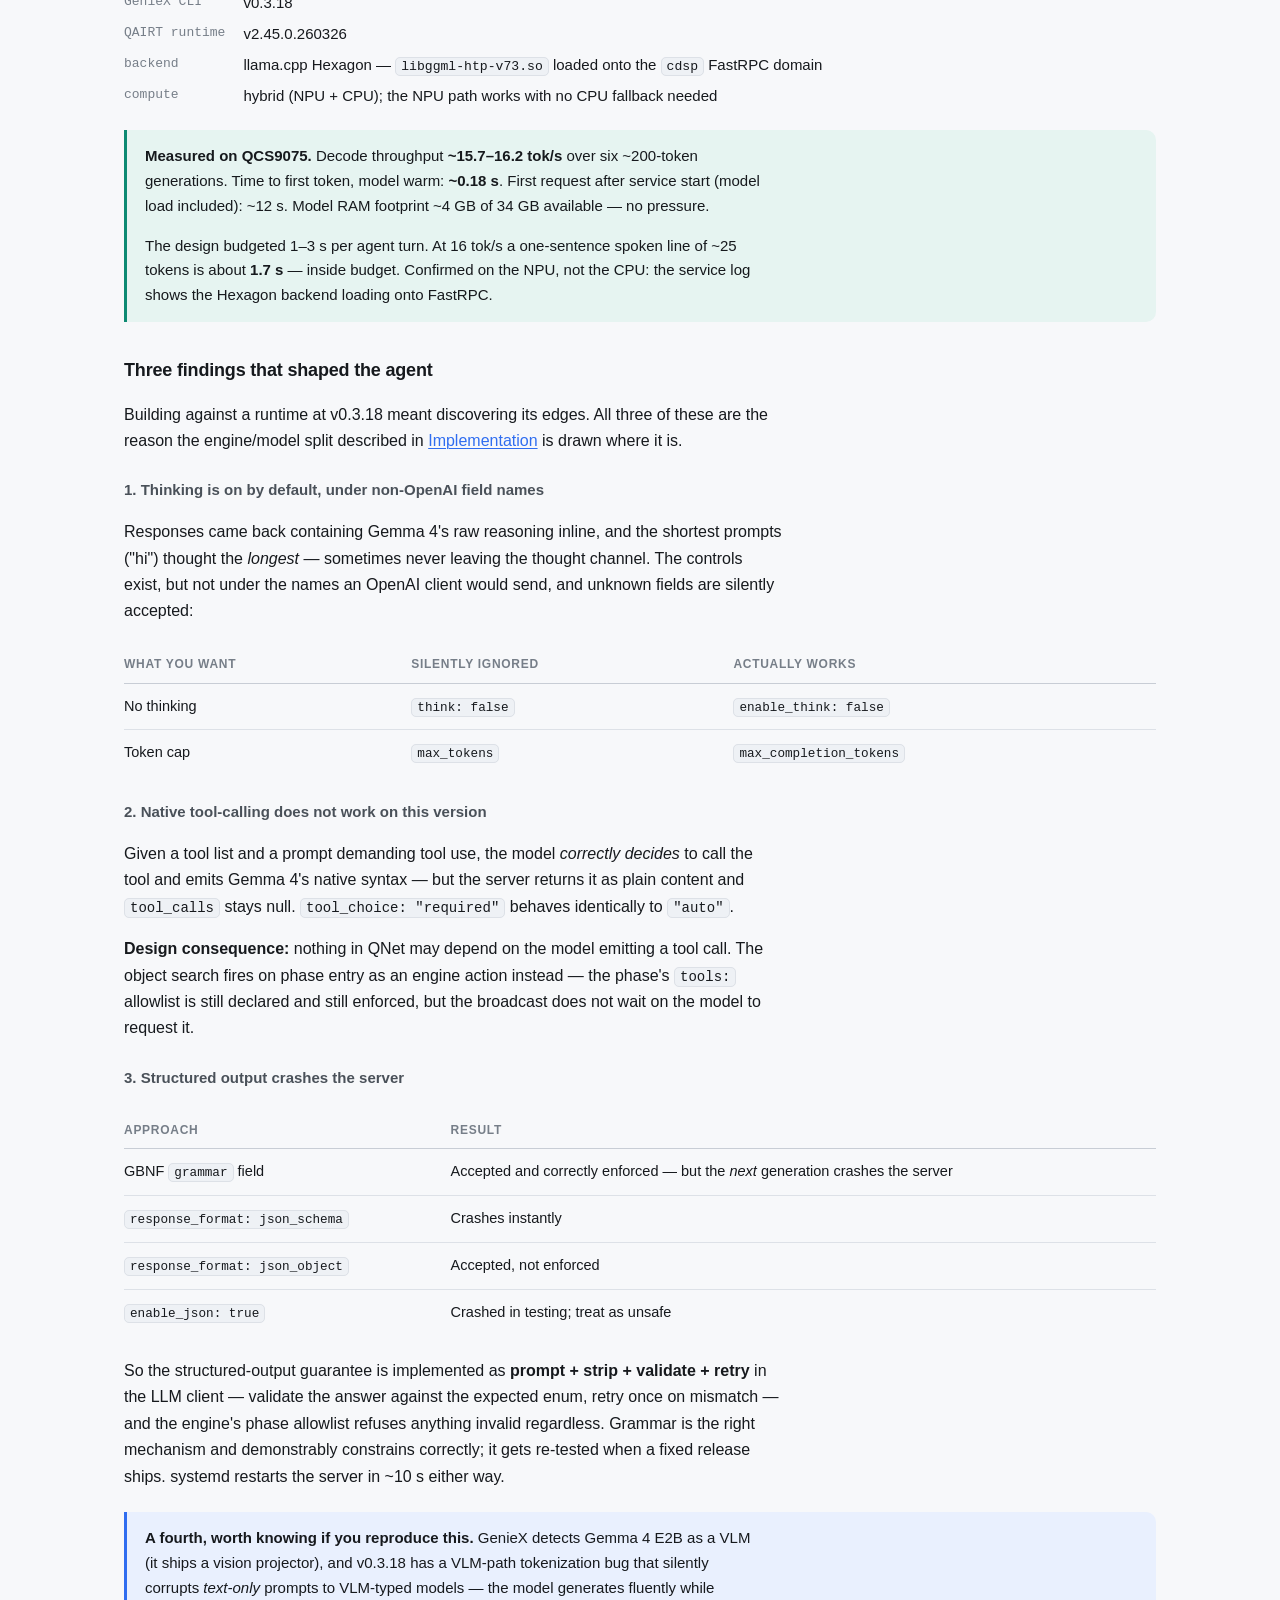
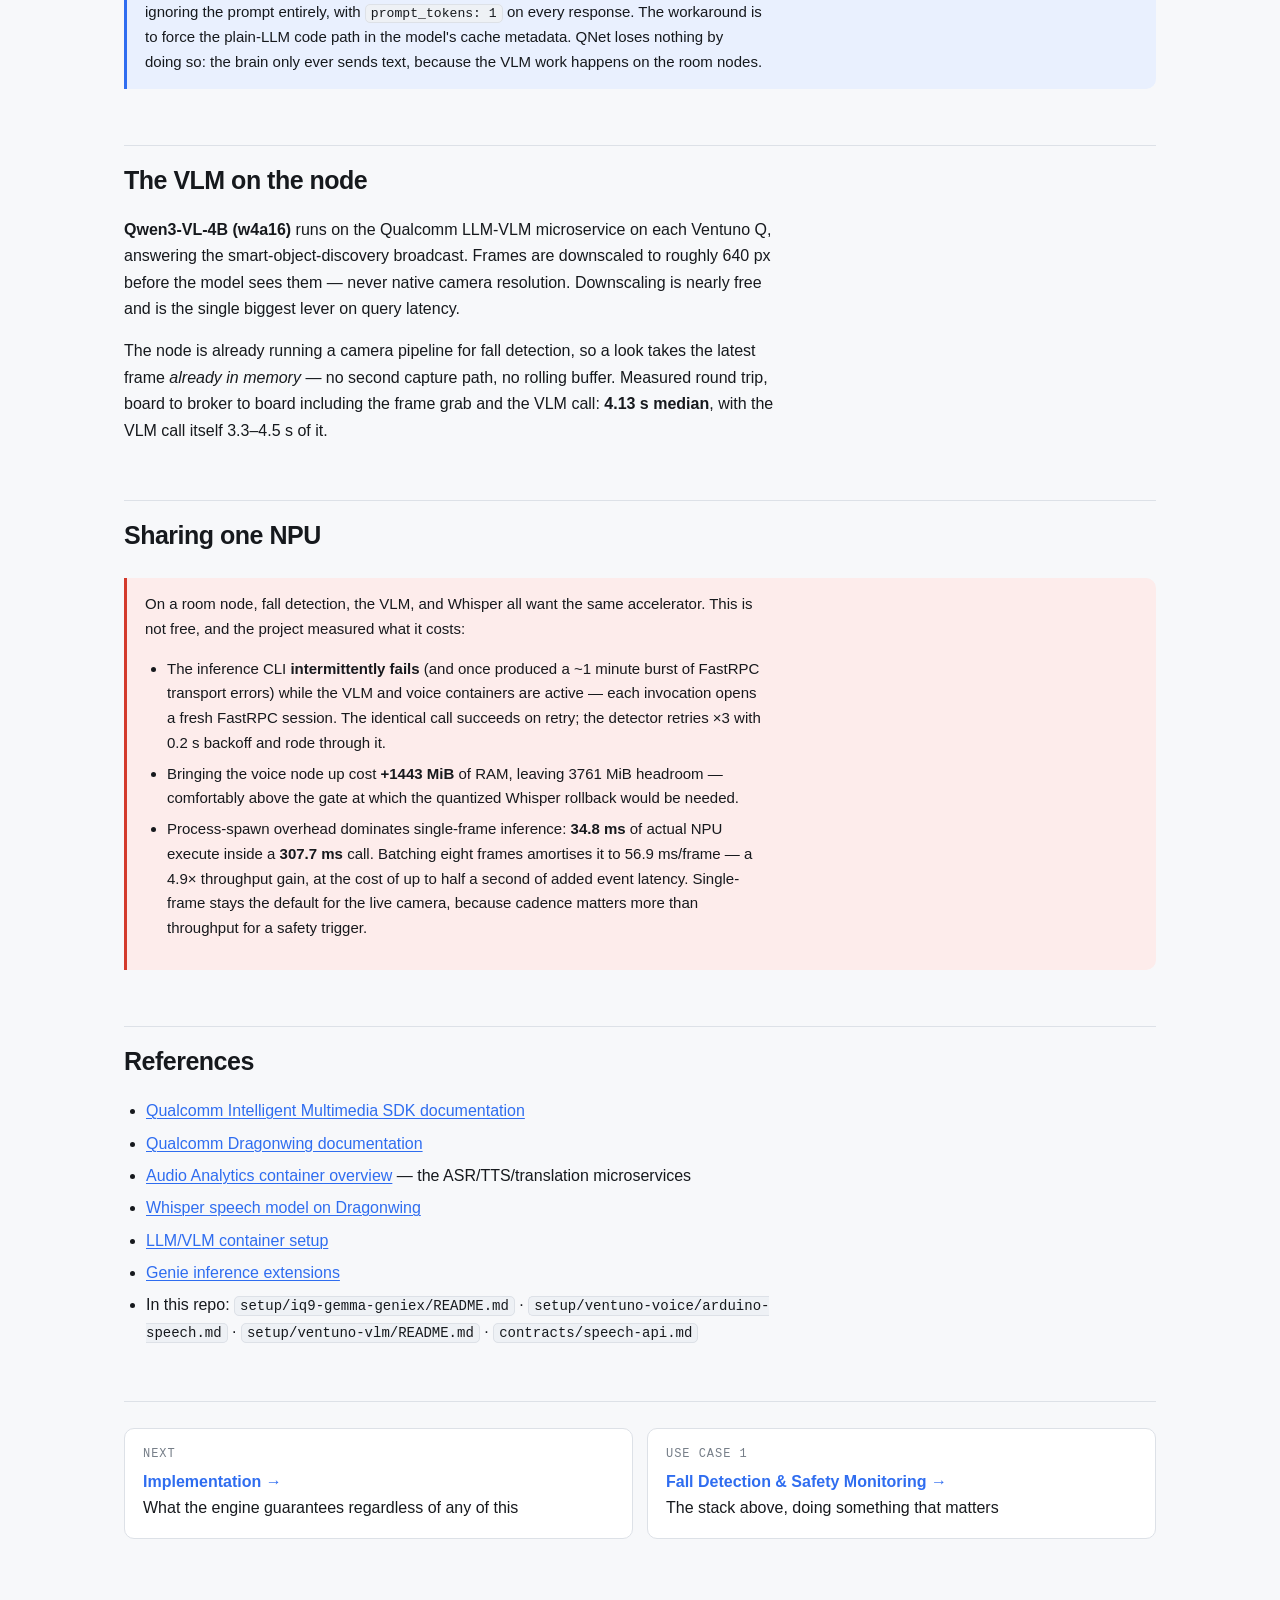
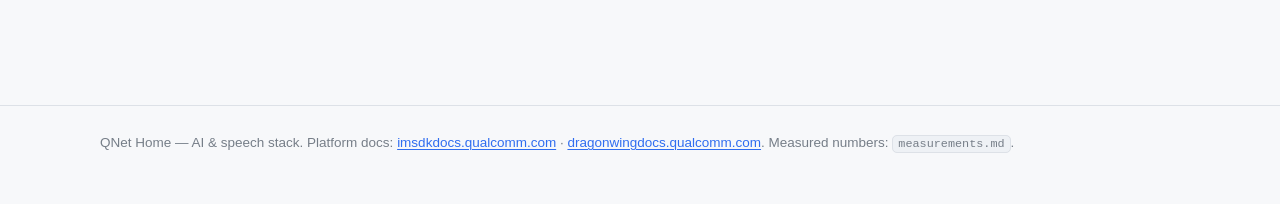
<file: design/details/ai-stack.html>
<!DOCTYPE html>
<html lang="en">
<head>
<meta charset="utf-8">
<meta name="viewport" content="width=device-width, initial-scale=1">
<title>QNet Home — AI &amp; Speech Stack</title>
<link rel="stylesheet" href="../assets/style.css">
</head>
<body>

<nav class="nav">
  <div class="nav-inner">
    <a class="brand" href="../index.html"><span class="dot"></span>QNet Home</a>
    <div class="nav-links"><a href="../index.html" class="back">← 5-min version</a>
      <a href="index.html">Overview</a>
      <a href="architecture.html">Architecture</a>
      <a href="ai-stack.html" aria-current="page">AI &amp; Speech Stack</a>
      <a href="implementation.html">Implementation</a>
      <a href="fall-detection.html">Fall Detection &amp; Safety Monitoring</a>
      <a href="object-finder.html">Smart Object Discovery</a>
    </div>
  </div>
</nav>

<main>

<div class="hero">
  <div class="eyebrow">Platform</div>
  <h1>Everything inferences on-device.</h1>
  <p class="lede">
    Five models across three devices, all of them running on Qualcomm Hexagon NPUs. Nothing
    is a cloud API call. The stack below is what makes the privacy claim structural rather
    than aspirational — there is no remote endpoint to leak to, because there is no remote
    endpoint.
  </p>
</div>

<h2>The stack, layer by layer</h2>

<div class="table-wrap">
<table>
  <thead>
    <tr><th>Layer</th><th>What it is</th><th>Device</th><th>QNet uses it for</th></tr>
  </thead>
  <tbody>
    <tr>
      <td><strong>IM SDK</strong></td>
      <td>Hardware-accelerated multimedia + AI framework built on GStreamer</td>
      <td><span class="pill edge">Ventuno Q</span></td>
      <td>Camera capture and the frame path feeding fall detection and the VLM</td>
    </tr>
    <tr>
      <td><strong>GenAI microservices</strong><br><span class="sub">Audio Analytics container</span></td>
      <td>ASR + translation + TTS bundled behind one REST/WebSocket API, all on NPU</td>
      <td><span class="pill edge">Ventuno Q</span></td>
      <td>The room's ears and voice — Whisper ASR and TTS synthesis</td>
    </tr>
    <tr>
      <td><strong>LLM-VLM microservice</strong></td>
      <td>On-device vision-language serving</td>
      <td><span class="pill edge">Ventuno Q</span></td>
      <td>Qwen3-VL-4B answering "do you see X, and where?"</td>
    </tr>
    <tr>
      <td><strong>GenieX</strong></td>
      <td>Qualcomm's LLM runtime, OpenAI-compatible server, llama.cpp Hexagon backend</td>
      <td><span class="pill brain">IQ-9075</span></td>
      <td>Gemma 4 E2B — reply classification and sentence wording</td>
    </tr>
    <tr>
      <td><strong>QNN / QAIRT</strong></td>
      <td>The Hexagon NPU runtime everything ultimately executes on</td>
      <td>both edge tiers</td>
      <td>YOLO11n context binaries, Whisper encoder/decoder, LLM-VLM microservice graphs</td>
    </tr>
  </tbody>
</table>
</div>

<h2>IM SDK — the multimedia and vision path</h2>

<p>
  The <a href="https://imsdkdocs.qualcomm.com/">Qualcomm Intelligent Multimedia SDK</a> is a
  hardware-accelerated multimedia and AI framework built on GStreamer. Its job is to give an
  application access to the full processing capacity of the SoC — the neural processing
  accelerators, the video encode/decode blocks, the camera ISP, the GPU, the display, and the
  audio DSP — behind a plugin-based architecture that abstracts the hardware away.
</p>

<p>
  That abstraction is what lets a room node treat "a camera frame" as a pipeline element
  rather than a driver problem. QNet's fall detector and VLM both consume frames from this
  path, and the node exports the latest frame to shared memory so the two consumers never
  contend for the camera device.
</p>

<div class="note warn">
  <p><strong>A real deployment gotcha, recorded.</strong> The vendor EVK image ships with a
  pre-existing broken apt dependency set around the <code>qimsdk-cpp</code> and
  <code>python-gstreamer1.0-qcom</code> packages — they require a newer
  <code>libgstreamer-qcom1.0-0</code> than the configured repos carry. Every plain
  <code>apt-get install</code> aborts as a result.</p>
  <p><strong>Do not run <code>apt --fix-broken install</code>.</strong> Since the newer
  package isn't available, apt "fixes" it by <em>removing</em> the IM SDK / GStreamer stack —
  which is exactly what the room node's vision path depends on. The workaround used
  throughout this project: <code>apt-get download &lt;pkg&gt; &amp;&amp; sudo dpkg -i
  &lt;pkg&gt;.deb</code>, which installs cleanly without touching the broken set.</p>
</div>

<h2>GenAI microservices — the Audio Analytics container</h2>

<p>
  Qualcomm's Audio Analytics container bundles three on-device services — automatic speech
  recognition, text-to-text translation, and text-to-speech synthesis — into one deployment,
  with every model running on the NPU so the CPU stays free for application work. It runs via
  Docker Compose on the IQ-9075 and IQ-8275 EVKs, with models mounted as read-only volumes.
</p>

<div class="grid">
  <div class="card">
    <h3>Models it serves</h3>
    <ul>
      <li><strong>ASR</strong> — Whisper Small (and a quantized variant), English / Spanish / Chinese at 16 kHz</li>
      <li><strong>Translation</strong> — OpusMT bidirectional, EN↔ES and EN↔ZH</li>
      <li><strong>TTS</strong> — MeloTTS (EN/ES/ZH, 44.1 kHz) and PiperTTS (EN/DE/IT, 22.05 kHz)</li>
    </ul>
  </div>
  <div class="card">
    <h3>API surface</h3>
    <p>REST and WebSocket on port <code>8085</code>, with a Swagger UI at
    <code>http://&lt;device-ip&gt;:8085/docs</code>:</p>
    <ul>
      <li><code>/audio-analytics/v1/api/health</code></li>
      <li><code>/transcriptions/create</code> — batch <em>and</em> streaming</li>
      <li><code>/tts/synthesize</code></li>
      <li><code>/translations/translate</code></li>
    </ul>
    <p>The WebSocket path is what makes real-time transcription possible rather than
    file-at-a-time batch processing.</p>
  </div>
</div>

<p>
  QNet reaches this runner through the Arduino App Bricks <code>asr</code> and <code>tts</code>
  bricks rather than calling the HTTP API directly — the App Lab application owns the
  containers, the model provisioning, and the audio devices as one unit. The important
  property is the same either way: <strong>the audio never leaves the board.</strong>
</p>

<h2>ASR — how the room listens</h2>

<p>
  The deployed nodes run <strong>float Whisper-small</strong>, with the audio-analytics runner
  resolving the name from its model registry and executing the QNN encoder and decoder on the
  Hexagon HTP. The board's built-in <code>whisper-small-quantized</code> works out of the box
  and remains registered as a rollback — switching is a config flip and a restart, not a
  re-download.
</p>

<div class="table-wrap">
<table>
  <thead><tr><th>Situation</th><th>Call used</th><th>Why</th></tr></thead>
  <tbody>
    <tr>
      <td>Idle — waiting for "Hey Home"</td>
      <td><code>transcribe_until_cancelled()</code></td>
      <td>One stream stays open and yields repeated partial/final events, so there is no blind gap between utterances</td>
    </tr>
    <tr>
      <td>Inside a live safety session</td>
      <td><code>transcribe_sentence(timeout=…)</code></td>
      <td>Returns on the first finalized utterance or the hard timeout — the agent is waiting on an answer, not monitoring</td>
    </tr>
  </tbody>
</table>
</div>

<h3>Endpointing</h3>
<p>
  The ASR client creates every session with a VAD parameter — the verified default is
  <strong>700 ms</strong>. The runner emits <code>speech_start</code>, <code>speech_end</code>,
  partial-text and full-text events, which gives sentence endpointing without a second VAD
  model or a second owner of the microphone.
</p>

<h3>Silence is a result, not an error</h3>
<p>
  When a session produces no text at all, the collector returns an empty string and QNet maps
  it onto the wire contract as:
</p>
<pre><code>{"text": "", "silence": true}</code></pre>
<p>
  That distinction matters to the escalation ladder — silence is <em>meaningful</em>, and it
  advances the fall skill. Genuine failures (service unavailable, audio device wedged, session
  busy) are errors reported through node status, never quietly converted into silence.
</p>

<h3>Cancellation, and why every listen is tagged</h3>
<p>
  <code>asr.cancel()</code> does not guarantee an empty result — the collector deliberately
  falls back to the most recent partial transcript when no final one arrived. So the voice
  controller <strong>tags each listen generation</strong> and discards every result from a
  generation that was cancelled to make room for speech. Inferring cancellation from an
  exception alone would be wrong.
</p>
<p>
  While idle, the node retains at most 10 seconds of finalized text plus the latest partial —
  enough to preserve a short "Hey Home" that Whisper sometimes omits from the final event. The
  buffer is cleared before every TTS playback, so the speaker's own output can never be
  stitched onto a later user request.
</p>

<h2>TTS — how the room speaks</h2>

<p>
  <code>tts.speak(text)</code> is synchronous in the installed implementation: it holds a
  session lock, streams synthesis results, and writes all PCM chunks to the ALSA speaker
  before returning. Concurrent calls on the same object raise a busy error.
</p>

<p>
  The library does not explicitly drain the final hardware playback buffer after its last ALSA
  write, so QNet holds a configurable <strong>post-TTS guard, 500 ms by default</strong>,
  before reopening the microphone. Without it, the tail of the house's own sentence can be
  transcribed as the person's reply.
</p>

<h3>The half-duplex invariant</h3>

<figure class="figure">
<svg viewBox="0 0 700 168" role="img" aria-label="State machine: listening, cancel listen when a say arrives, discard result, speaking, wait for speak to return, post-TTS guard, back to listening">

  <rect x="8" y="52" width="120" height="52" rx="9" fill="var(--routine-bg)" stroke="var(--routine)" stroke-width="1.5"/>
  <text class="lbl" x="68" y="76" text-anchor="middle">LISTENING</text>
  <text class="sub" x="68" y="93" text-anchor="middle">mic open</text>

  <rect x="182" y="52" width="132" height="52" rx="9" class="box"/>
  <text class="lbl" x="248" y="72" text-anchor="middle">cancel listen</text>
  <text class="sub" x="248" y="89" text-anchor="middle">discard result</text>

  <rect x="368" y="52" width="120" height="52" rx="9" fill="var(--safety-bg)" stroke="var(--safety)" stroke-width="1.5"/>
  <text class="lbl" x="428" y="76" text-anchor="middle">SPEAKING</text>
  <text class="sub" x="428" y="93" text-anchor="middle">speaker owned</text>

  <rect x="542" y="52" width="132" height="52" rx="9" class="box"/>
  <text class="lbl" x="608" y="72" text-anchor="middle">POST-TTS GUARD</text>
  <text class="sub" x="608" y="89" text-anchor="middle">500 ms default</text>

  <path class="wire" d="M128 78 H 182" stroke-width="1.5" marker-end="url(#a5)"/>
  <text class="edge-lbl" x="155" y="68" text-anchor="middle">say</text>
  <path class="wire" d="M314 78 H 368" stroke-width="1.5" marker-end="url(#a5)"/>
  <path class="wire" d="M488 78 H 542" stroke-width="1.5" marker-end="url(#a5)"/>
  <text class="edge-lbl" x="515" y="68" text-anchor="middle">returns</text>

  <path class="wire" d="M608 104 V 140 H 68 V 104" stroke-width="1.5" marker-end="url(#a5)"/>
  <text class="edge-lbl" x="338" y="156" text-anchor="middle">reopen the microphone</text>

  <defs>
    <marker id="a5" markerWidth="8" markerHeight="8" refX="7" refY="4" orient="auto">
      <path d="M0 0 L8 4 L0 8 z" fill="var(--line-2)"/>
    </marker>
  </defs>
</svg>
<figcaption>
  One audio owner, one direction at a time. The MQTT callback may enqueue speech and request
  a listen cancellation, but only the audio-control loop may start ASR or TTS — and no code
  may open a second microphone or speaker handle. Safety-priority speech is processed before
  comfort-priority speech.
</figcaption>
</figure>

<p>
  This is why the hardware list says <em>no echo cancellation needed</em>. The node is
  half-duplex by design, so the speaker and the microphone are never live at the same instant
  and there is no echo to cancel. The cost is honest and documented: <strong>the node is deaf
  while it is speaking</strong>, and barge-in is impossible. Measured deaf windows ran 2.3–10.1 s
  per line, and up to 15.2 s continuous when a safety line and a comfort line chained
  back-to-back.
</p>

<h2>GenieX — the LLM runtime on the IQ-9075</h2>

<p>
  GenieX serves <strong>Gemma 4 E2B-it (Q4_0 GGUF, 4.0 GiB on disk)</strong> as an
  OpenAI-compatible endpoint on <code>http://127.0.0.1:18181/v1</code> — localhost-only, since
  the agent runs on the same board. It is installed natively and managed by systemd, so it
  comes back after a reboot and after a crash.
</p>

<div class="kv">
  <dt>GenieX CLI</dt><dd>v0.3.18</dd>
  <dt>QAIRT runtime</dt><dd>v2.45.0.260326</dd>
  <dt>backend</dt><dd>llama.cpp Hexagon — <code>libggml-htp-v73.so</code> loaded onto the <code>cdsp</code> FastRPC domain</dd>
  <dt>compute</dt><dd>hybrid (NPU + CPU); the NPU path works with no CPU fallback needed</dd>
</div>

<div class="note measure">
  <p><strong>Measured on QCS9075.</strong> Decode throughput <strong>~15.7–16.2 tok/s</strong>
  over six ~200-token generations. Time to first token, model warm: <strong>~0.18 s</strong>.
  First request after service start (model load included): ~12 s. Model RAM footprint ~4 GB of
  34 GB available — no pressure.</p>
  <p>The design budgeted 1–3 s per agent turn. At 16 tok/s a one-sentence spoken line of
  ~25 tokens is about <strong>1.7 s</strong> — inside budget. Confirmed on the NPU, not the
  CPU: the service log shows the Hexagon backend loading onto FastRPC.</p>
</div>

<h3>Three findings that shaped the agent</h3>

<p>
  Building against a runtime at v0.3.18 meant discovering its edges. All three of these are
  the reason the engine/model split described in
  <a href="implementation.html">Implementation</a> is drawn where it is.
</p>

<h4>1. Thinking is on by default, under non-OpenAI field names</h4>
<p>
  Responses came back containing Gemma 4's raw reasoning inline, and the shortest prompts
  ("hi") thought the <em>longest</em> — sometimes never leaving the thought channel. The
  controls exist, but not under the names an OpenAI client would send, and unknown fields are
  silently accepted:
</p>
<div class="table-wrap">
<table>
  <thead><tr><th>What you want</th><th>Silently ignored</th><th>Actually works</th></tr></thead>
  <tbody>
    <tr><td>No thinking</td><td><code>think: false</code></td><td><code>enable_think: false</code></td></tr>
    <tr><td>Token cap</td><td><code>max_tokens</code></td><td><code>max_completion_tokens</code></td></tr>
  </tbody>
</table>
</div>

<h4>2. Native tool-calling does not work on this version</h4>
<p>
  Given a tool list and a prompt demanding tool use, the model <em>correctly decides</em> to
  call the tool and emits Gemma 4's native syntax — but the server returns it as plain
  content and <code>tool_calls</code> stays null. <code>tool_choice: "required"</code> behaves
  identically to <code>"auto"</code>.
</p>
<p>
  <strong>Design consequence:</strong> nothing in QNet may depend on the model emitting a tool
  call. The object search fires on phase entry as an engine action instead — the phase's
  <code>tools:</code> allowlist is still declared and still enforced, but the broadcast does
  not wait on the model to request it.
</p>

<h4>3. Structured output crashes the server</h4>
<div class="table-wrap">
<table>
  <thead><tr><th>Approach</th><th>Result</th></tr></thead>
  <tbody>
    <tr><td>GBNF <code>grammar</code> field</td><td>Accepted and correctly enforced — but the <em>next</em> generation crashes the server</td></tr>
    <tr><td><code>response_format: json_schema</code></td><td>Crashes instantly</td></tr>
    <tr><td><code>response_format: json_object</code></td><td>Accepted, not enforced</td></tr>
    <tr><td><code>enable_json: true</code></td><td>Crashed in testing; treat as unsafe</td></tr>
  </tbody>
</table>
</div>
<p>
  So the structured-output guarantee is implemented as <strong>prompt + strip + validate +
  retry</strong> in the LLM client — validate the answer against the expected enum, retry once
  on mismatch — and the engine's phase allowlist refuses anything invalid regardless. Grammar
  is the right mechanism and demonstrably constrains correctly; it gets re-tested when a fixed
  release ships. systemd restarts the server in ~10 s either way.
</p>

<div class="note">
  <p><strong>A fourth, worth knowing if you reproduce this.</strong> GenieX detects Gemma 4
  E2B as a VLM (it ships a vision projector), and v0.3.18 has a VLM-path tokenization bug that
  silently corrupts <em>text-only</em> prompts to VLM-typed models — the model generates
  fluently while ignoring the prompt entirely, with <code>prompt_tokens: 1</code> on every
  response. The workaround is to force the plain-LLM code path in the model's cache metadata.
  QNet loses nothing by doing so: the brain only ever sends text, because the VLM work happens
  on the room nodes.</p>
</div>

<h2>The VLM on the node</h2>

<p>
  <strong>Qwen3-VL-4B (w4a16)</strong> runs on the Qualcomm LLM-VLM microservice on each
  Ventuno Q, answering the smart-object-discovery broadcast. Frames are downscaled to roughly 640 px
  before the model sees them — never native camera resolution. Downscaling is nearly free and
  is the single biggest lever on query latency.
</p>

<p>
  The node is already running a camera pipeline for fall detection, so a look takes the latest
  frame <em>already in memory</em> — no second capture path, no rolling buffer. Measured
  round trip, board to broker to board including the frame grab and the VLM call:
  <strong>4.13 s median</strong>, with the VLM call itself 3.3–4.5 s of it.
</p>

<h2>Sharing one NPU</h2>

<div class="note warn">
  <p>On a room node, fall detection, the VLM, and Whisper all want the same accelerator. This
  is not free, and the project measured what it costs:</p>
  <ul>
    <li>The inference CLI <strong>intermittently fails</strong> (and once produced a ~1 minute
    burst of FastRPC transport errors) while the VLM and voice containers are active — each
    invocation opens a fresh FastRPC session. The identical call succeeds on retry; the
    detector retries ×3 with 0.2 s backoff and rode through it.</li>
    <li>Bringing the voice node up cost <strong>+1443 MiB</strong> of RAM, leaving 3761 MiB
    headroom — comfortably above the gate at which the quantized Whisper rollback would be
    needed.</li>
    <li>Process-spawn overhead dominates single-frame inference: <strong>34.8 ms</strong> of
    actual NPU execute inside a <strong>307.7 ms</strong> call. Batching eight frames
    amortises it to 56.9 ms/frame — a 4.9× throughput gain, at the cost of up to half a second
    of added event latency. Single-frame stays the default for the live camera, because
    cadence matters more than throughput for a safety trigger.</li>
  </ul>
</div>

<h2>References</h2>
<ul>
  <li><a href="https://imsdkdocs.qualcomm.com/">Qualcomm Intelligent Multimedia SDK documentation</a></li>
  <li><a href="https://dragonwingdocs.qualcomm.com/">Qualcomm Dragonwing documentation</a></li>
  <li><a href="https://dragonwingdocs.qualcomm.com/Ubuntu/ai-workflows/audio-analytics-overview.md">Audio Analytics container overview</a> — the ASR/TTS/translation microservices</li>
  <li><a href="https://dragonwingdocs.qualcomm.com/Ubuntu/ai-workflows/whisper.md">Whisper speech model on Dragonwing</a></li>
  <li><a href="https://dragonwingdocs.qualcomm.com/Ubuntu/ai-workflows/llm-vlm-qcom-setup.md">LLM/VLM container setup</a></li>
  <li><a href="https://dragonwingdocs.qualcomm.com/Key-Documents/AI-Developer-Workflow/topic/use-genai-model-with-genie.md">Genie inference extensions</a></li>
  <li>In this repo: <code>setup/iq9-gemma-geniex/README.md</code> ·
    <code>setup/ventuno-voice/arduino-speech.md</code> ·
    <code>setup/ventuno-vlm/README.md</code> ·
    <code>contracts/speech-api.md</code></li>
</ul>

<div class="next">
  <a href="implementation.html">
    <div class="next-label">Next</div>
    <div class="next-title">Implementation →</div>
    <div class="sub">What the engine guarantees regardless of any of this</div>
  </a>
  <a href="fall-detection.html">
    <div class="next-label">Use case 1</div>
    <div class="next-title">Fall Detection &amp; Safety Monitoring →</div>
    <div class="sub">The stack above, doing something that matters</div>
  </a>
</div>

</main>

<footer>
  <div class="footer-inner">
    QNet Home — AI &amp; speech stack. Platform docs:
    <a href="https://imsdkdocs.qualcomm.com/">imsdkdocs.qualcomm.com</a> ·
    <a href="https://dragonwingdocs.qualcomm.com/">dragonwingdocs.qualcomm.com</a>.
    Measured numbers: <code>measurements.md</code>.
  </div>
</footer>

</body>
</html>
</file>
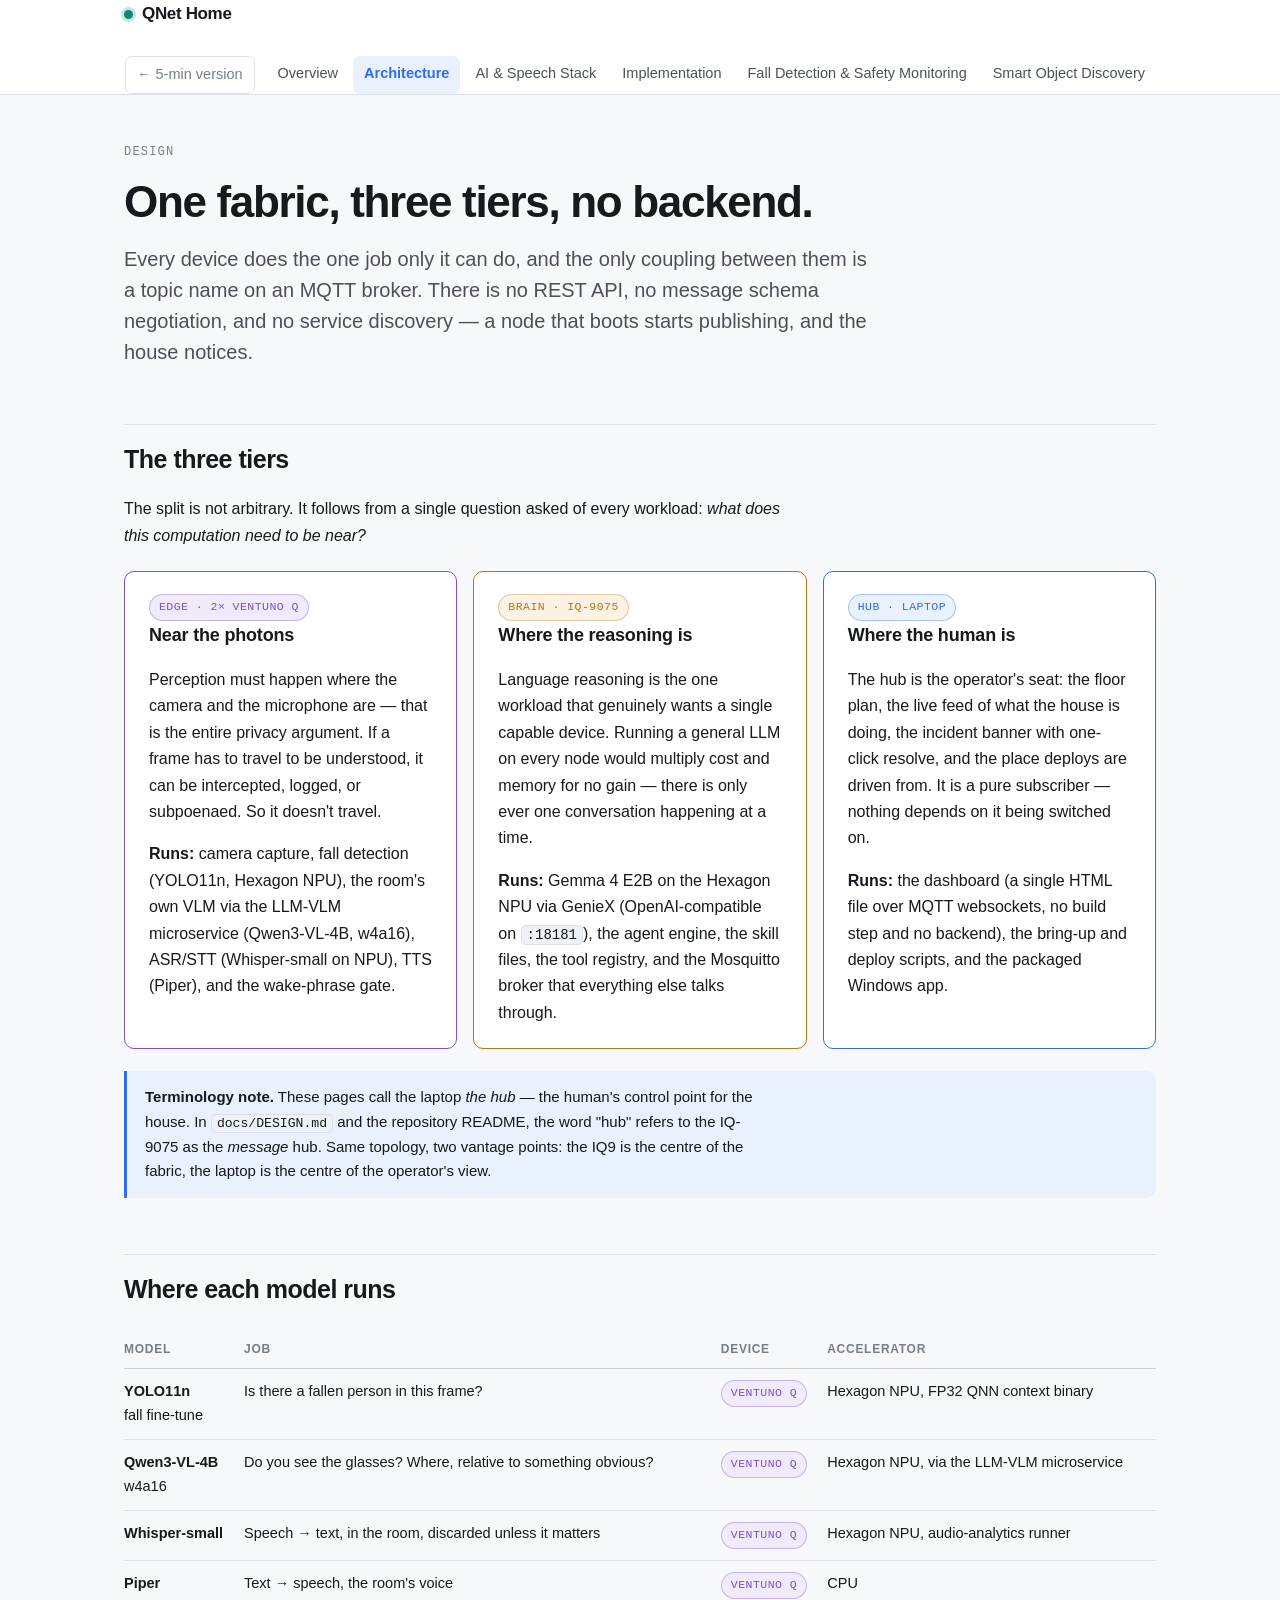
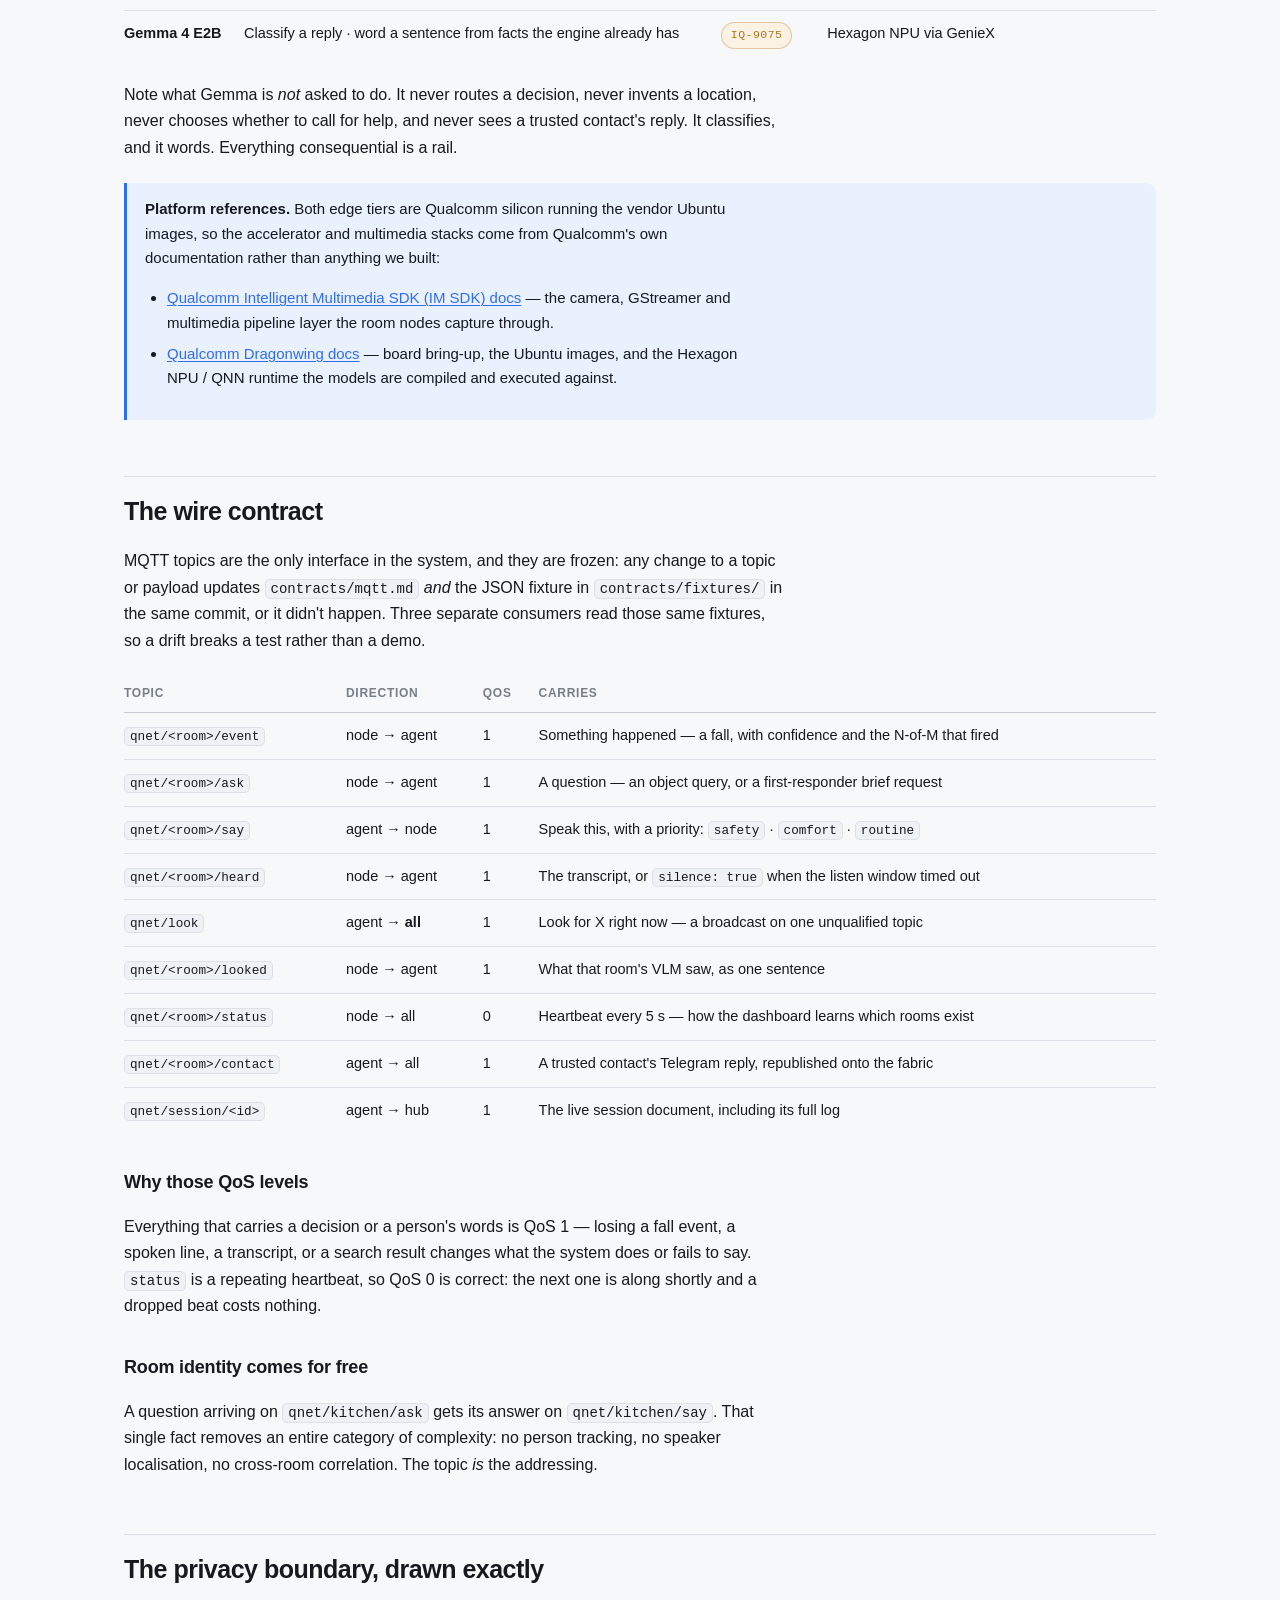
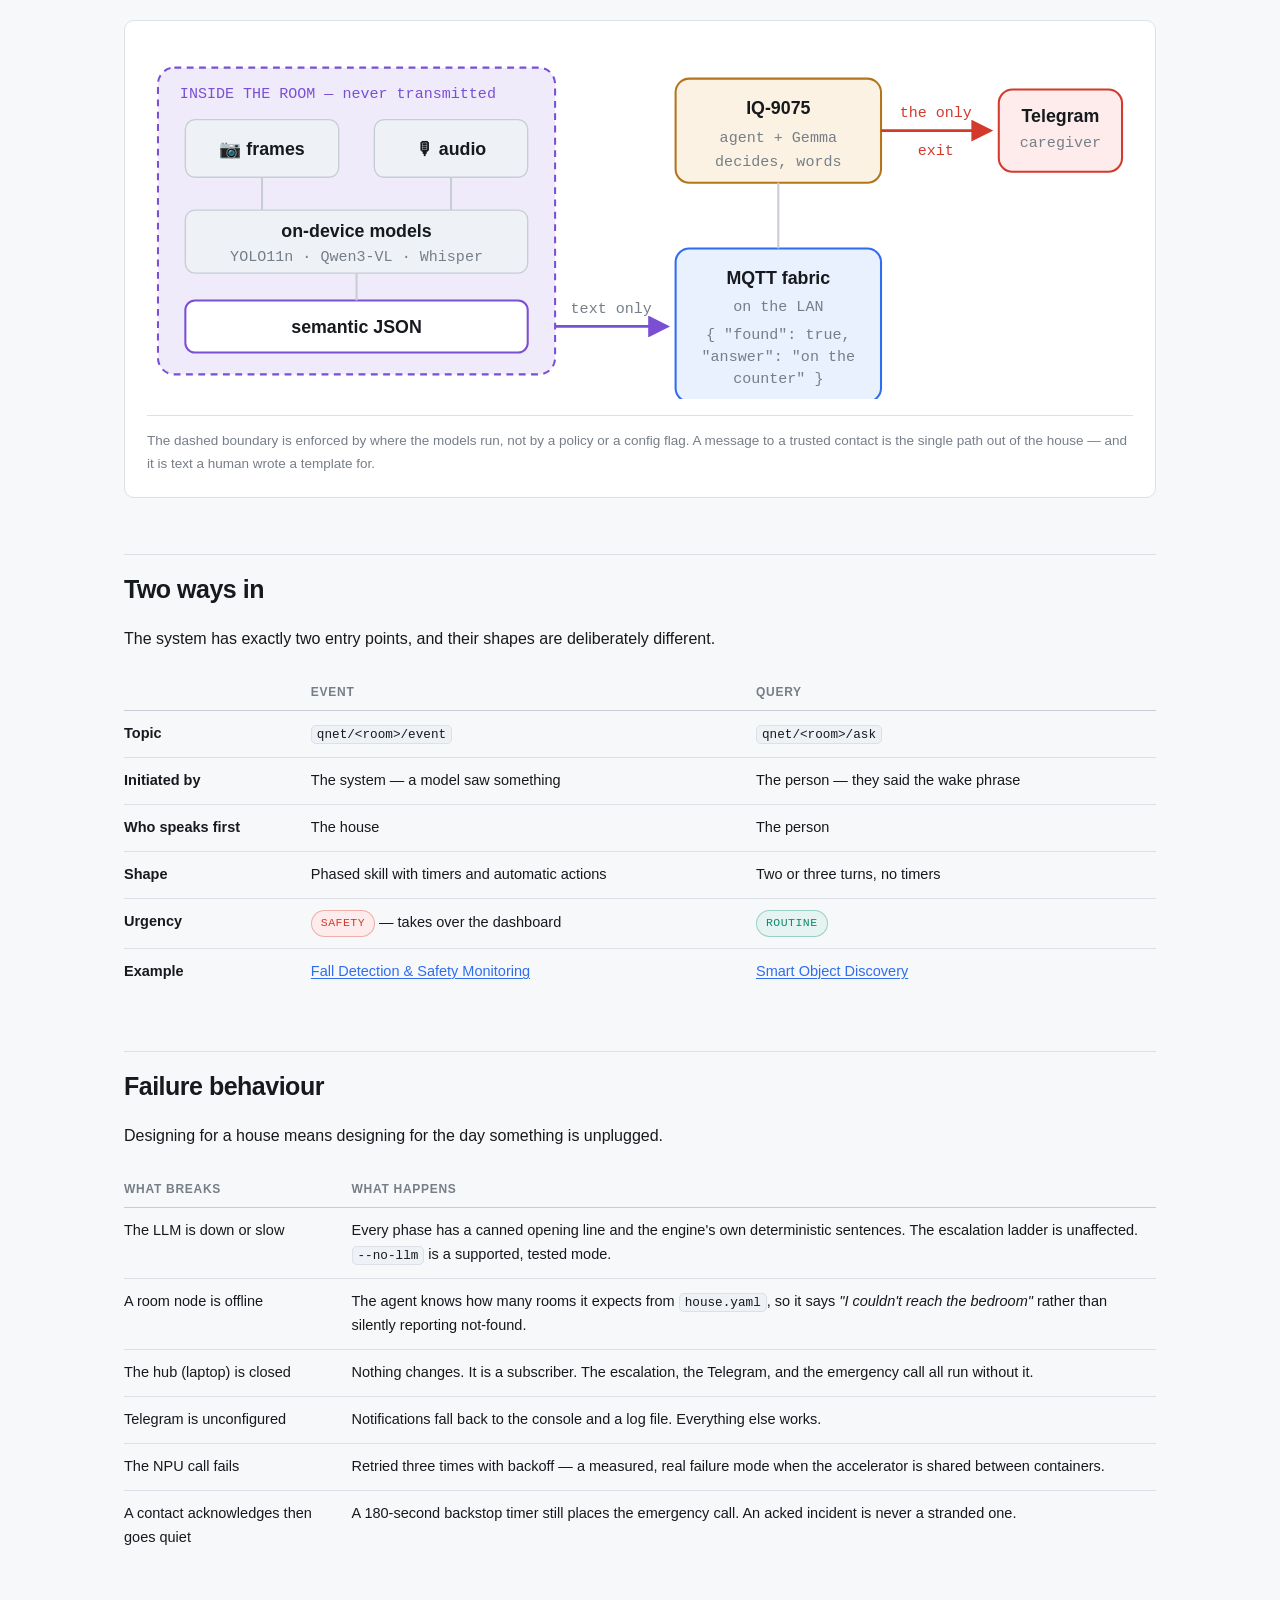
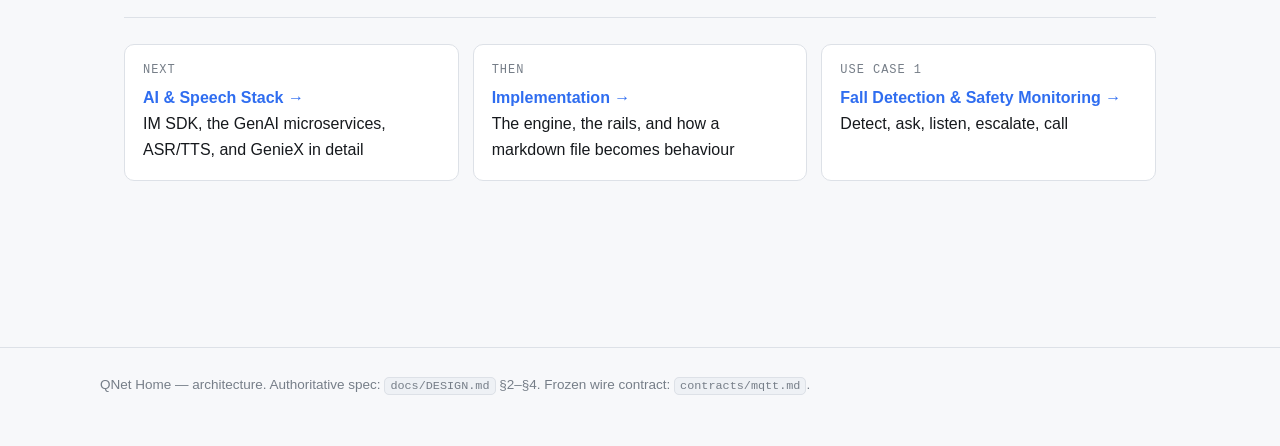
<file: design/details/architecture.html>
<!DOCTYPE html>
<html lang="en">
<head>
<meta charset="utf-8">
<meta name="viewport" content="width=device-width, initial-scale=1">
<title>QNet Home — Architecture</title>
<link rel="stylesheet" href="../assets/style.css">
</head>
<body>

<nav class="nav">
  <div class="nav-inner">
    <a class="brand" href="../index.html"><span class="dot"></span>QNet Home</a>
    <div class="nav-links"><a href="../index.html" class="back">← 5-min version</a>
      <a href="index.html">Overview</a>
      <a href="architecture.html" aria-current="page">Architecture</a>
      <a href="ai-stack.html">AI &amp; Speech Stack</a>
      <a href="implementation.html">Implementation</a>
      <a href="fall-detection.html">Fall Detection &amp; Safety Monitoring</a>
      <a href="object-finder.html">Smart Object Discovery</a>
    </div>
  </div>
</nav>

<main>

<div class="hero">
  <div class="eyebrow">Design</div>
  <h1>One fabric, three tiers, no backend.</h1>
  <p class="lede">
    Every device does the one job only it can do, and the only coupling between them is a
    topic name on an MQTT broker. There is no REST API, no message schema negotiation, and
    no service discovery — a node that boots starts publishing, and the house notices.
  </p>
</div>

<h2>The three tiers</h2>

<p>
  The split is not arbitrary. It follows from a single question asked of every workload:
  <em>what does this computation need to be near?</em>
</p>

<div class="grid">
  <div class="card" style="border-color: var(--edge)">
    <span class="pill edge">Edge · 2× Ventuno Q</span>
    <h3>Near the photons</h3>
    <p>
      Perception must happen where the camera and the microphone are — that is the entire
      privacy argument. If a frame has to travel to be understood, it can be intercepted,
      logged, or subpoenaed. So it doesn't travel.
    </p>
    <p><strong>Runs:</strong> camera capture, fall detection (YOLO11n, Hexagon NPU), the
    room's own VLM via the LLM-VLM microservice (Qwen3-VL-4B, w4a16), ASR/STT (Whisper-small on NPU), TTS (Piper), and
    the wake-phrase gate.</p>
  </div>

  <div class="card" style="border-color: var(--brain)">
    <span class="pill brain">Brain · IQ-9075</span>
    <h3>Where the reasoning is</h3>
    <p>
      Language reasoning is the one workload that genuinely wants a single capable device.
      Running a general LLM on every node would multiply cost and memory for no gain — there
      is only ever one conversation happening at a time.
    </p>
    <p><strong>Runs:</strong> Gemma 4 E2B on the Hexagon NPU via GenieX (OpenAI-compatible on
    <code>:18181</code>), the agent engine, the skill files, the tool registry, and the
    Mosquitto broker that everything else talks through.</p>
  </div>

  <div class="card" style="border-color: var(--accent)">
    <span class="pill hub">Hub · Laptop</span>
    <h3>Where the human is</h3>
    <p>
      The hub is the operator's seat: the floor plan, the live feed of what the house is
      doing, the incident banner with one-click resolve, and the place deploys are driven
      from. It is a pure subscriber — nothing depends on it being switched on.
    </p>
    <p><strong>Runs:</strong> the dashboard (a single HTML file over MQTT websockets, no
    build step and no backend), the bring-up and deploy scripts, and the packaged Windows
    app.</p>
  </div>
</div>

<div class="note">
  <p><strong>Terminology note.</strong> These pages call the laptop <em>the hub</em> — the
  human's control point for the house. In <code>docs/DESIGN.md</code> and the repository
  README, the word "hub" refers to the IQ-9075 as the <em>message</em> hub. Same topology,
  two vantage points: the IQ9 is the centre of the fabric, the laptop is the centre of the
  operator's view.</p>
</div>

<h2>Where each model runs</h2>

<div class="table-wrap">
<table>
  <thead>
    <tr><th>Model</th><th>Job</th><th>Device</th><th>Accelerator</th></tr>
  </thead>
  <tbody>
    <tr>
      <td><strong>YOLO11n</strong><br><span class="sub">fall fine-tune</span></td>
      <td>Is there a fallen person in this frame?</td>
      <td><span class="pill edge">Ventuno Q</span></td>
      <td>Hexagon NPU, FP32 QNN context binary</td>
    </tr>
    <tr>
      <td><strong>Qwen3-VL-4B</strong><br><span class="sub">w4a16</span></td>
      <td>Do you see the glasses? Where, relative to something obvious?</td>
      <td><span class="pill edge">Ventuno Q</span></td>
      <td>Hexagon NPU, via the LLM-VLM microservice</td>
    </tr>
    <tr>
      <td><strong>Whisper-small</strong></td>
      <td>Speech → text, in the room, discarded unless it matters</td>
      <td><span class="pill edge">Ventuno Q</span></td>
      <td>Hexagon NPU, audio-analytics runner</td>
    </tr>
    <tr>
      <td><strong>Piper</strong></td>
      <td>Text → speech, the room's voice</td>
      <td><span class="pill edge">Ventuno Q</span></td>
      <td>CPU</td>
    </tr>
    <tr>
      <td><strong>Gemma 4 E2B</strong></td>
      <td>Classify a reply · word a sentence from facts the engine already has</td>
      <td><span class="pill brain">IQ-9075</span></td>
      <td>Hexagon NPU via GenieX</td>
    </tr>
  </tbody>
</table>
</div>

<p>
  Note what Gemma is <em>not</em> asked to do. It never routes a decision, never invents a
  location, never chooses whether to call for help, and never sees a trusted contact's reply.
  It classifies, and it words. Everything consequential is a rail.
</p>

<div class="note">
  <p><strong>Platform references.</strong> Both edge tiers are Qualcomm silicon running the
  vendor Ubuntu images, so the accelerator and multimedia stacks come from Qualcomm's own
  documentation rather than anything we built:</p>
  <ul>
    <li><a href="https://imsdkdocs.qualcomm.com/">Qualcomm Intelligent Multimedia SDK (IM SDK) docs</a>
      — the camera, GStreamer and multimedia pipeline layer the room nodes capture through.</li>
    <li><a href="https://dragonwingdocs.qualcomm.com/">Qualcomm Dragonwing docs</a>
      — board bring-up, the Ubuntu images, and the Hexagon NPU / QNN runtime the models are
      compiled and executed against.</li>
  </ul>
</div>

<h2>The wire contract</h2>

<p>
  MQTT topics are the only interface in the system, and they are frozen: any change to a
  topic or payload updates <code>contracts/mqtt.md</code> <em>and</em> the JSON fixture in
  <code>contracts/fixtures/</code> in the same commit, or it didn't happen. Three separate
  consumers read those same fixtures, so a drift breaks a test rather than a demo.
</p>

<div class="table-wrap">
<table>
  <thead>
    <tr><th>Topic</th><th>Direction</th><th>QoS</th><th>Carries</th></tr>
  </thead>
  <tbody>
    <tr><td><code>qnet/&lt;room&gt;/event</code></td><td>node → agent</td><td>1</td><td>Something happened — a fall, with confidence and the N-of-M that fired</td></tr>
    <tr><td><code>qnet/&lt;room&gt;/ask</code></td><td>node → agent</td><td>1</td><td>A question — an object query, or a first-responder brief request</td></tr>
    <tr><td><code>qnet/&lt;room&gt;/say</code></td><td>agent → node</td><td>1</td><td>Speak this, with a priority: <code>safety</code> · <code>comfort</code> · <code>routine</code></td></tr>
    <tr><td><code>qnet/&lt;room&gt;/heard</code></td><td>node → agent</td><td>1</td><td>The transcript, or <code>silence: true</code> when the listen window timed out</td></tr>
    <tr><td><code>qnet/look</code></td><td>agent → <strong>all</strong></td><td>1</td><td>Look for X right now — a broadcast on one unqualified topic</td></tr>
    <tr><td><code>qnet/&lt;room&gt;/looked</code></td><td>node → agent</td><td>1</td><td>What that room's VLM saw, as one sentence</td></tr>
    <tr><td><code>qnet/&lt;room&gt;/status</code></td><td>node → all</td><td>0</td><td>Heartbeat every 5 s — how the dashboard learns which rooms exist</td></tr>
    <tr><td><code>qnet/&lt;room&gt;/contact</code></td><td>agent → all</td><td>1</td><td>A trusted contact's Telegram reply, republished onto the fabric</td></tr>
    <tr><td><code>qnet/session/&lt;id&gt;</code></td><td>agent → hub</td><td>1</td><td>The live session document, including its full log</td></tr>
  </tbody>
</table>
</div>

<h3>Why those QoS levels</h3>
<p>
  Everything that carries a decision or a person's words is QoS 1 — losing a fall event, a
  spoken line, a transcript, or a search result changes what the system does or fails to say.
  <code>status</code> is a repeating heartbeat, so QoS 0 is correct: the next one is along
  shortly and a dropped beat costs nothing.
</p>

<h3>Room identity comes for free</h3>
<p>
  A question arriving on <code>qnet/kitchen/ask</code> gets its answer on
  <code>qnet/kitchen/say</code>. That single fact removes an entire category of complexity:
  no person tracking, no speaker localisation, no cross-room correlation. The topic
  <em>is</em> the addressing.
</p>

<h2>The privacy boundary, drawn exactly</h2>

<figure class="figure">
<svg viewBox="0 0 720 260" role="img" aria-label="Diagram: raw frames and audio stay inside the room node; only semantic JSON crosses to the fabric; only a caregiver message leaves the house">

  <rect x="8" y="18" width="290" height="224" rx="12" fill="var(--edge-bg)" stroke="var(--edge)" stroke-width="1.5" stroke-dasharray="5 4"/>
  <text class="sub" x="24" y="40" style="fill:var(--edge)">INSIDE THE ROOM — never transmitted</text>

  <rect x="28" y="56" width="112" height="42" rx="7" class="box"/>
  <text class="lbl" x="84" y="82" text-anchor="middle">📷 frames</text>

  <rect x="166" y="56" width="112" height="42" rx="7" class="box"/>
  <text class="lbl" x="222" y="82" text-anchor="middle">🎙 audio</text>

  <rect x="28" y="122" width="250" height="46" rx="7" class="box"/>
  <text class="lbl" x="153" y="142" text-anchor="middle">on-device models</text>
  <text class="sub" x="153" y="159" text-anchor="middle">YOLO11n · Qwen3-VL · Whisper</text>

  <rect x="28" y="188" width="250" height="38" rx="7" fill="var(--surface)" stroke="var(--edge)" stroke-width="1.5"/>
  <text class="lbl" x="153" y="212" text-anchor="middle">semantic JSON</text>

  <path class="wire" d="M84 98 V 122" stroke-width="1.5"/>
  <path class="wire" d="M222 98 V 122" stroke-width="1.5"/>
  <path class="wire" d="M153 168 V 188" stroke-width="1.5"/>

  <path d="M298 207 H 380" stroke="var(--edge)" stroke-width="2" fill="none" marker-end="url(#ar)"/>
  <text class="edge-lbl" x="339" y="197" text-anchor="middle">text only</text>

  <rect x="386" y="150" width="150" height="112" rx="10" fill="var(--accent-bg)" stroke="var(--accent)" stroke-width="1.5"/>
  <text class="lbl" x="461" y="176" text-anchor="middle">MQTT fabric</text>
  <text class="sub" x="461" y="196" text-anchor="middle">on the LAN</text>
  <text class="sub" x="461" y="216" text-anchor="middle">{ "found": true,</text>
  <text class="sub" x="461" y="232" text-anchor="middle">"answer": "on the</text>
  <text class="sub" x="461" y="248" text-anchor="middle">counter" }</text>

  <rect x="386" y="26" width="150" height="76" rx="10" fill="var(--brain-bg)" stroke="var(--brain)" stroke-width="1.5"/>
  <text class="lbl" x="461" y="52" text-anchor="middle">IQ-9075</text>
  <text class="sub" x="461" y="72" text-anchor="middle">agent + Gemma</text>
  <text class="sub" x="461" y="90" text-anchor="middle">decides, words</text>
  <path class="wire" d="M461 150 V 102" stroke-width="1.5"/>

  <path d="M536 64 H 616" stroke="var(--safety)" stroke-width="2" fill="none" marker-end="url(#ar2)"/>
  <text class="edge-lbl" x="576" y="54" text-anchor="middle" style="fill:var(--safety)">the only</text>
  <text class="edge-lbl" x="576" y="82" text-anchor="middle" style="fill:var(--safety)">exit</text>

  <rect x="622" y="34" width="90" height="60" rx="10" fill="var(--safety-bg)" stroke="var(--safety)" stroke-width="1.5"/>
  <text class="lbl" x="667" y="58" text-anchor="middle">Telegram</text>
  <text class="sub" x="667" y="76" text-anchor="middle">caregiver</text>

  <defs>
    <marker id="ar" markerWidth="8" markerHeight="8" refX="7" refY="4" orient="auto">
      <path d="M0 0 L8 4 L0 8 z" fill="var(--edge)"/>
    </marker>
    <marker id="ar2" markerWidth="8" markerHeight="8" refX="7" refY="4" orient="auto">
      <path d="M0 0 L8 4 L0 8 z" fill="var(--safety)"/>
    </marker>
  </defs>
</svg>
<figcaption>
  The dashed boundary is enforced by where the models run, not by a policy or a config flag.
  A message to a trusted contact is the single path out of the house — and it is text a
  human wrote a template for.
</figcaption>
</figure>

<h2>Two ways in</h2>

<p>
  The system has exactly two entry points, and their shapes are deliberately different.
</p>

<div class="table-wrap">
<table>
  <thead>
    <tr><th></th><th>Event</th><th>Query</th></tr>
  </thead>
  <tbody>
    <tr><td><strong>Topic</strong></td><td><code>qnet/&lt;room&gt;/event</code></td><td><code>qnet/&lt;room&gt;/ask</code></td></tr>
    <tr><td><strong>Initiated by</strong></td><td>The system — a model saw something</td><td>The person — they said the wake phrase</td></tr>
    <tr><td><strong>Who speaks first</strong></td><td>The house</td><td>The person</td></tr>
    <tr><td><strong>Shape</strong></td><td>Phased skill with timers and automatic actions</td><td>Two or three turns, no timers</td></tr>
    <tr><td><strong>Urgency</strong></td><td><span class="pill safety">safety</span> — takes over the dashboard</td><td><span class="pill routine">routine</span></td></tr>
    <tr><td><strong>Example</strong></td><td><a href="fall-detection.html">Fall Detection &amp; Safety Monitoring</a></td><td><a href="object-finder.html">Smart Object Discovery</a></td></tr>
  </tbody>
</table>
</div>

<h2>Failure behaviour</h2>

<p>Designing for a house means designing for the day something is unplugged.</p>

<div class="table-wrap">
<table>
  <thead><tr><th>What breaks</th><th>What happens</th></tr></thead>
  <tbody>
    <tr><td>The LLM is down or slow</td><td>Every phase has a canned opening line and the engine's own deterministic sentences. The escalation ladder is unaffected. <code>--no-llm</code> is a supported, tested mode.</td></tr>
    <tr><td>A room node is offline</td><td>The agent knows how many rooms it expects from <code>house.yaml</code>, so it says <em>"I couldn't reach the bedroom"</em> rather than silently reporting not-found.</td></tr>
    <tr><td>The hub (laptop) is closed</td><td>Nothing changes. It is a subscriber. The escalation, the Telegram, and the emergency call all run without it.</td></tr>
    <tr><td>Telegram is unconfigured</td><td>Notifications fall back to the console and a log file. Everything else works.</td></tr>
    <tr><td>The NPU call fails</td><td>Retried three times with backoff — a measured, real failure mode when the accelerator is shared between containers.</td></tr>
    <tr><td>A contact acknowledges then goes quiet</td><td>A 180-second backstop timer still places the emergency call. An acked incident is never a stranded one.</td></tr>
  </tbody>
</table>
</div>

<div class="next">
  <a href="ai-stack.html">
    <div class="next-label">Next</div>
    <div class="next-title">AI &amp; Speech Stack →</div>
    <div class="sub">IM SDK, the GenAI microservices, ASR/TTS, and GenieX in detail</div>
  </a>
  <a href="implementation.html">
    <div class="next-label">Then</div>
    <div class="next-title">Implementation →</div>
    <div class="sub">The engine, the rails, and how a markdown file becomes behaviour</div>
  </a>
  <a href="fall-detection.html">
    <div class="next-label">Use case 1</div>
    <div class="next-title">Fall Detection &amp; Safety Monitoring →</div>
    <div class="sub">Detect, ask, listen, escalate, call</div>
  </a>
</div>

</main>

<footer>
  <div class="footer-inner">
    QNet Home — architecture. Authoritative spec: <code>docs/DESIGN.md</code> §2–§4.
    Frozen wire contract: <code>contracts/mqtt.md</code>.
  </div>
</footer>

</body>
</html>
</file>
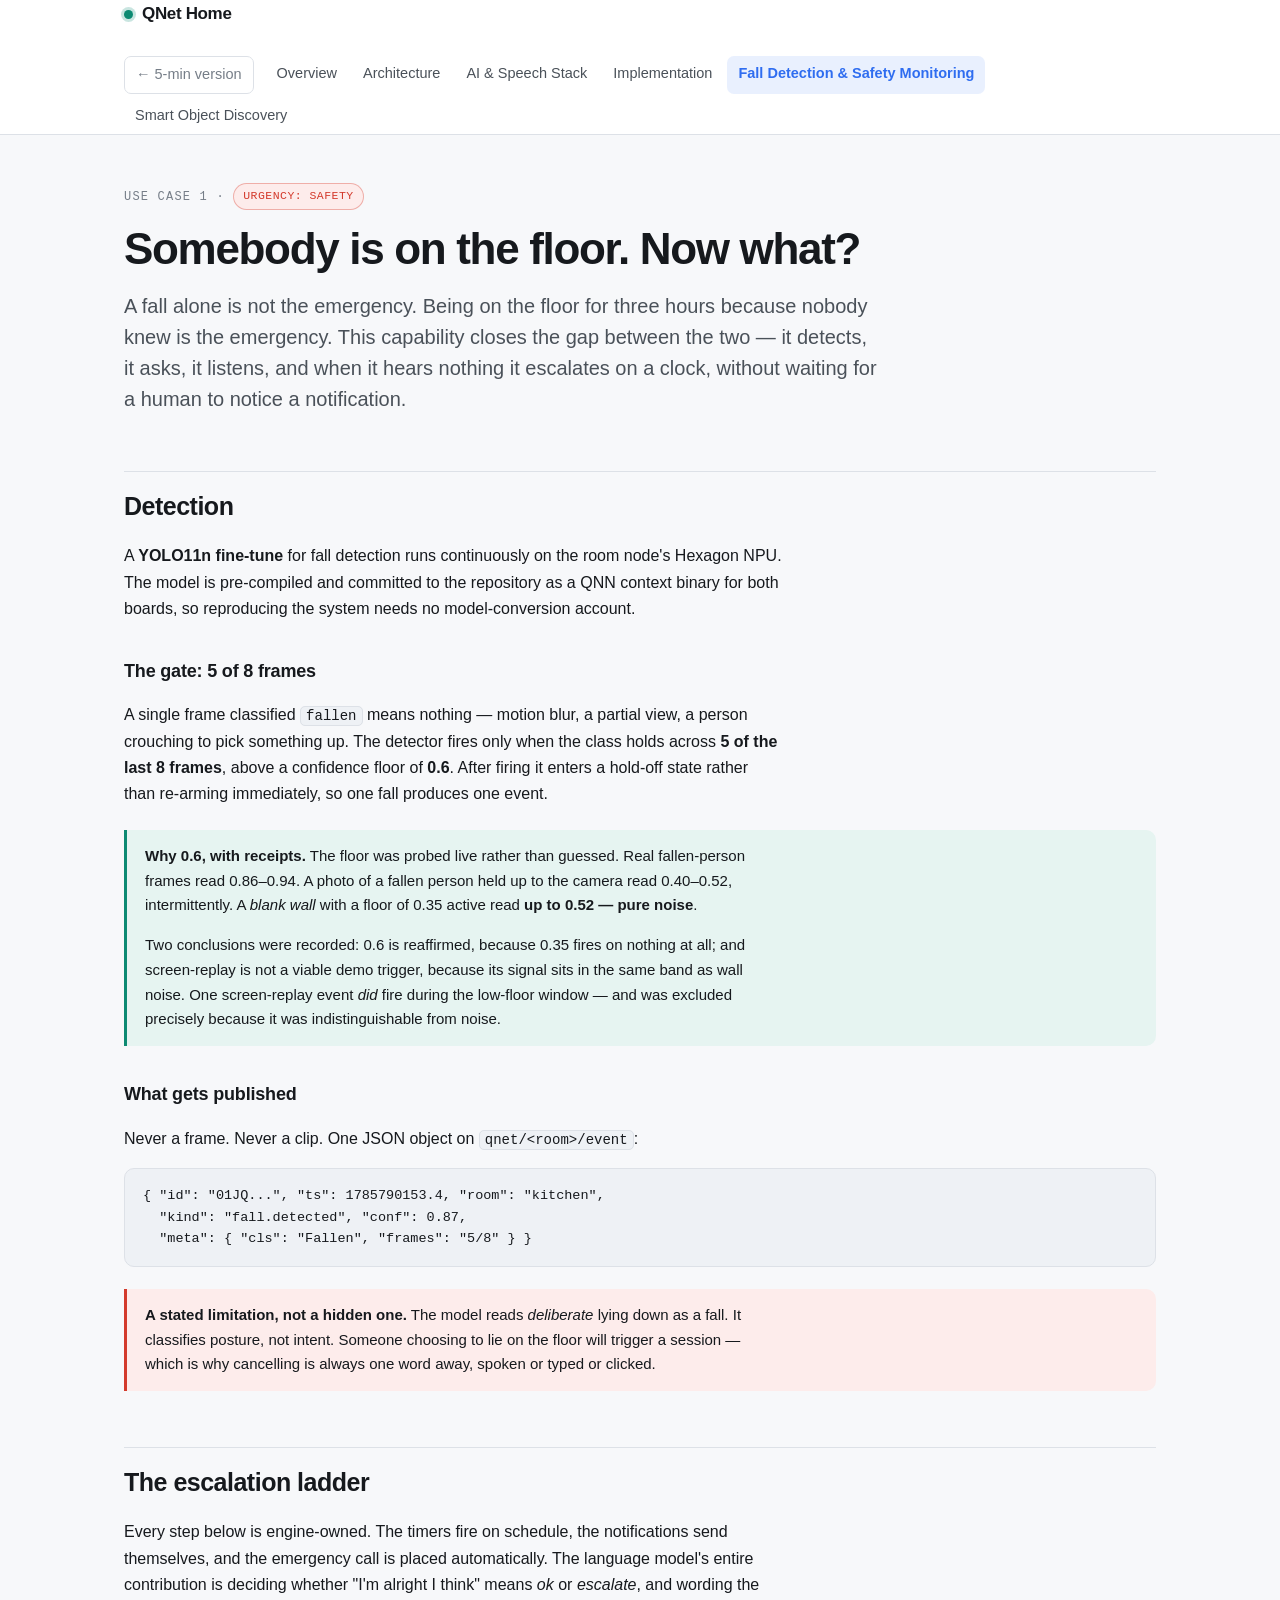
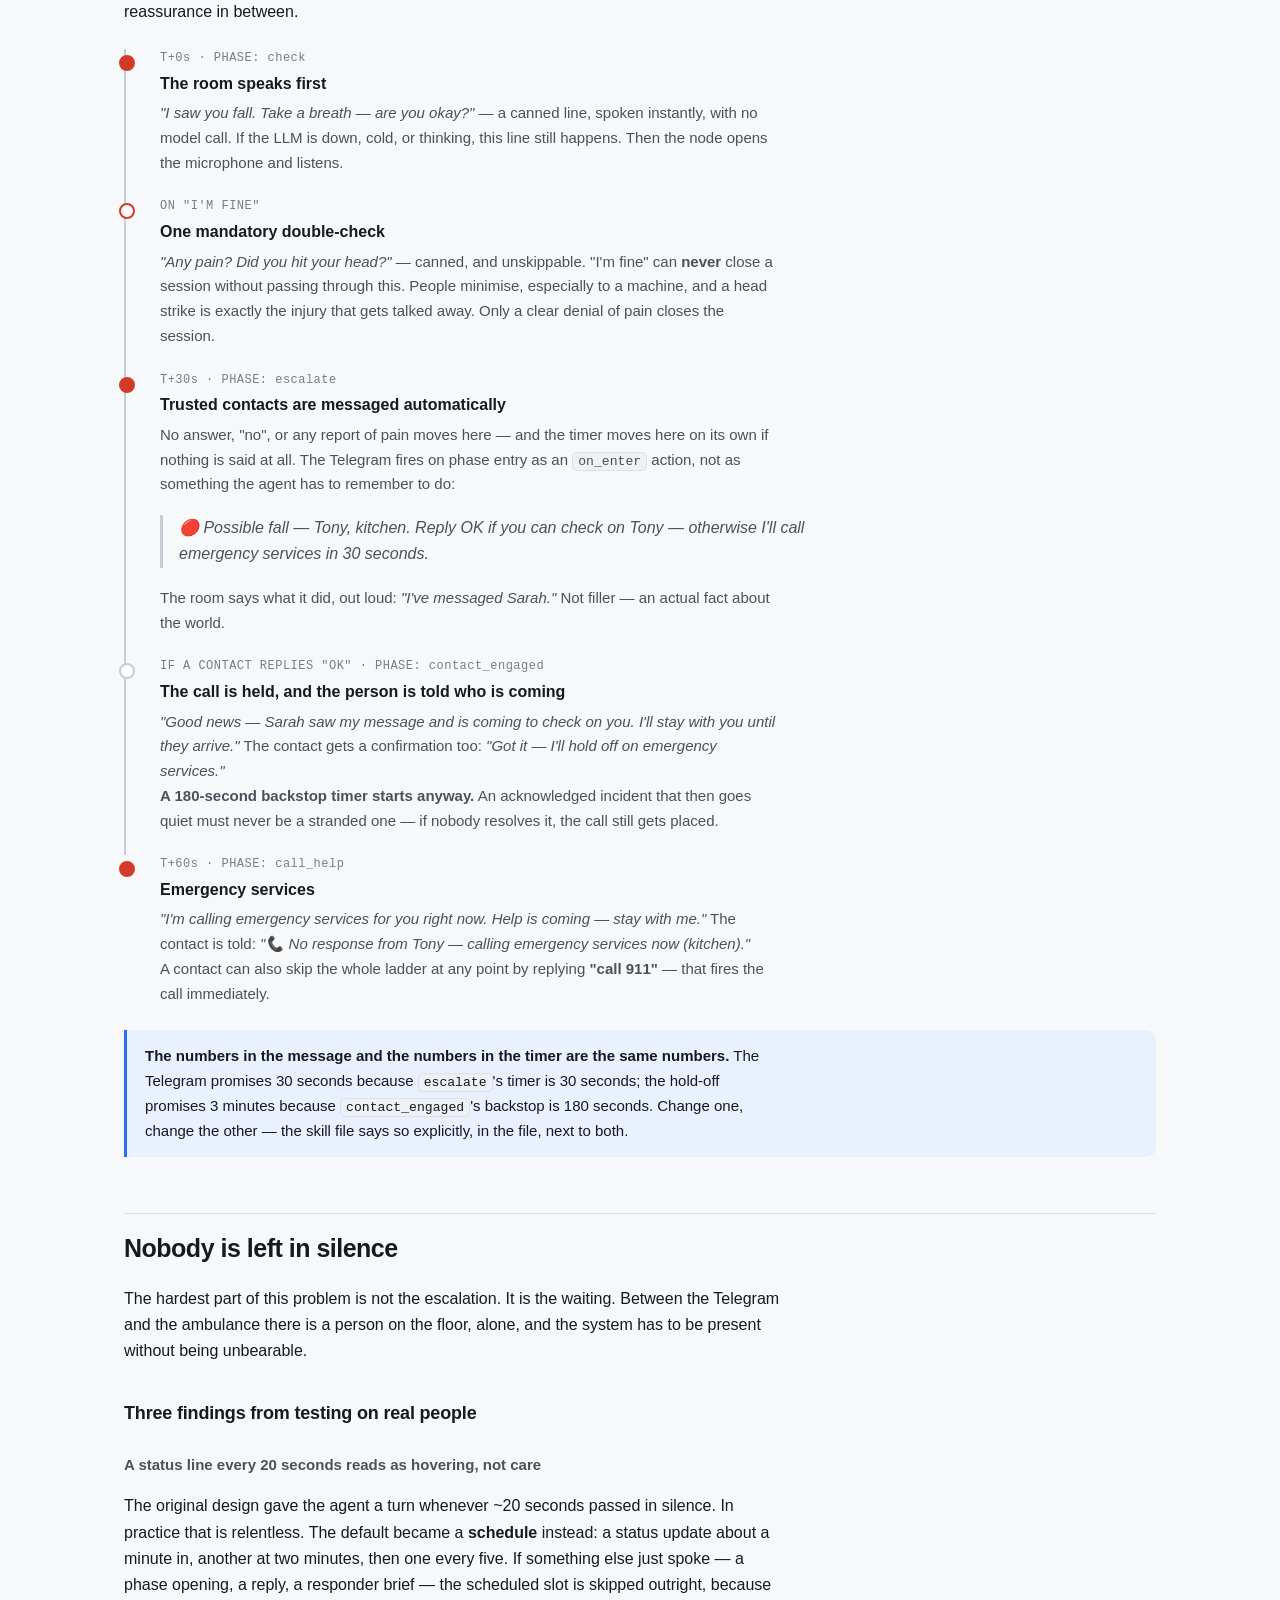
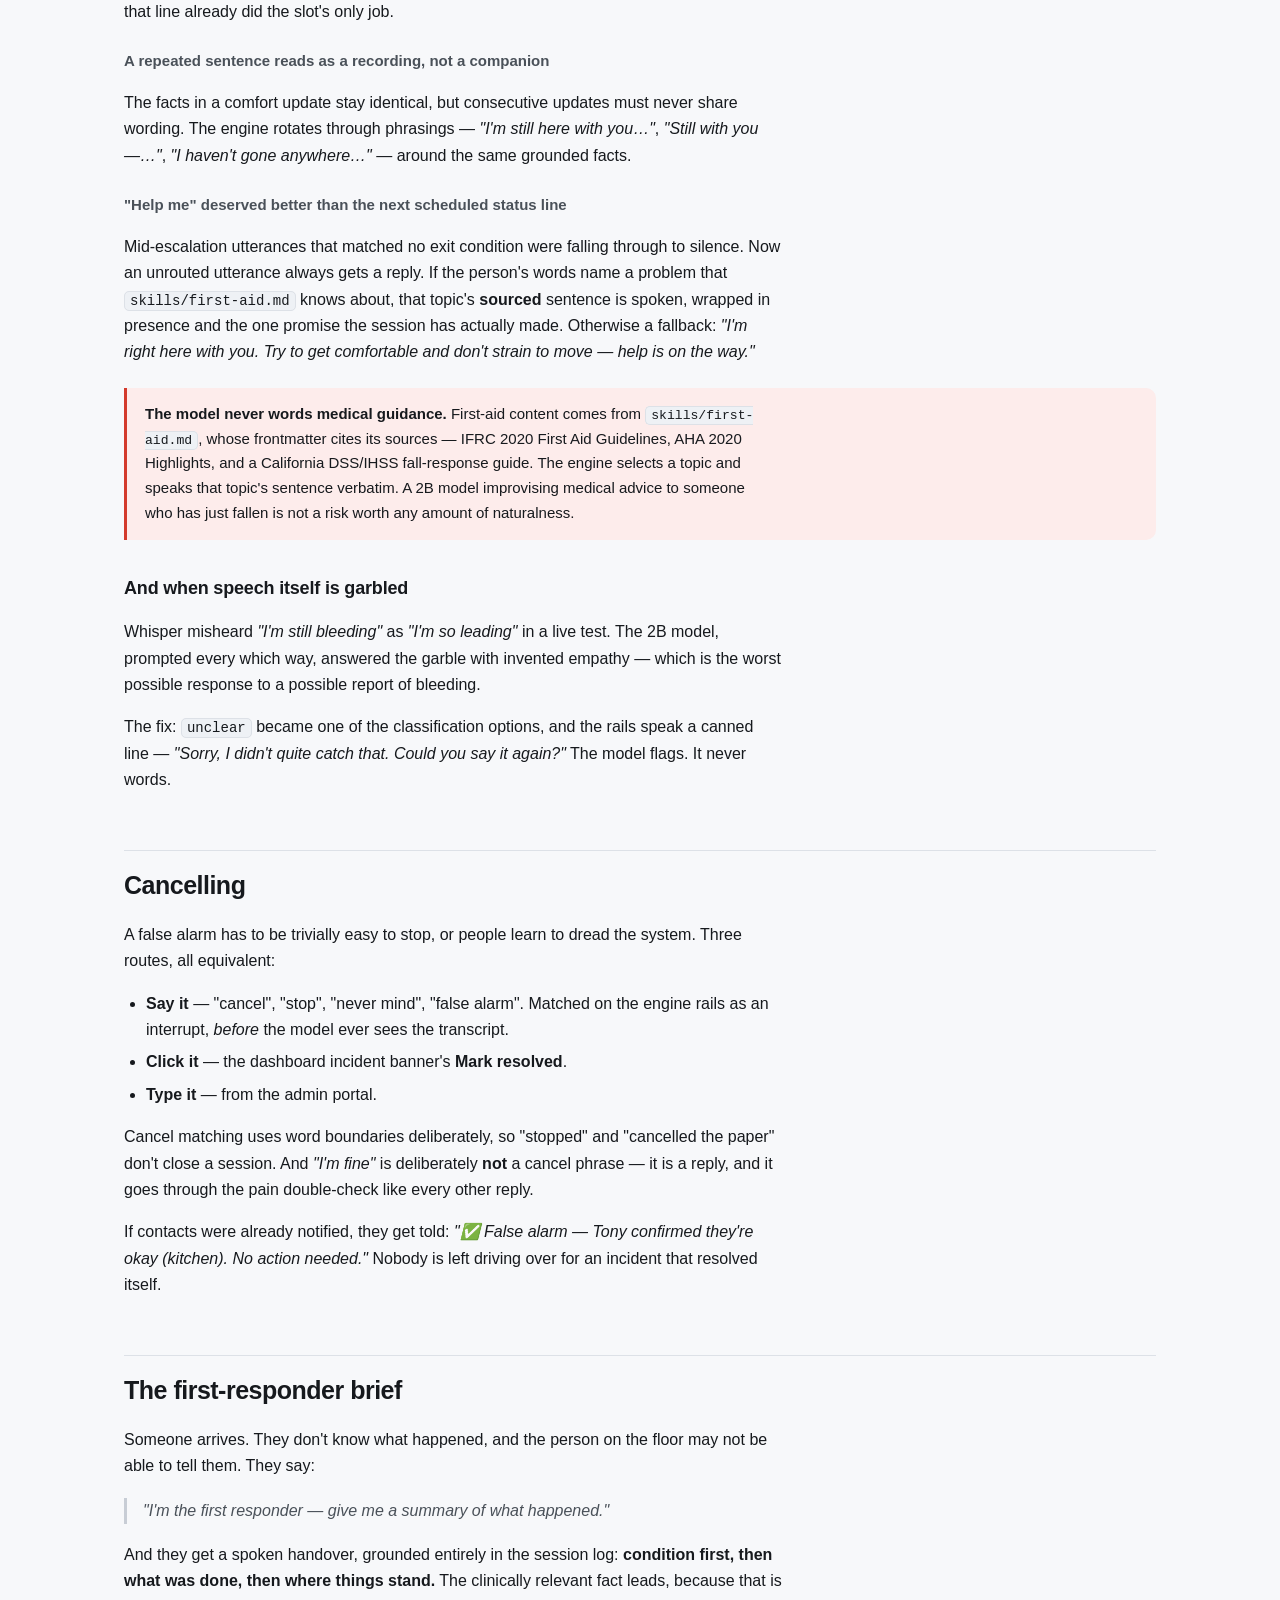
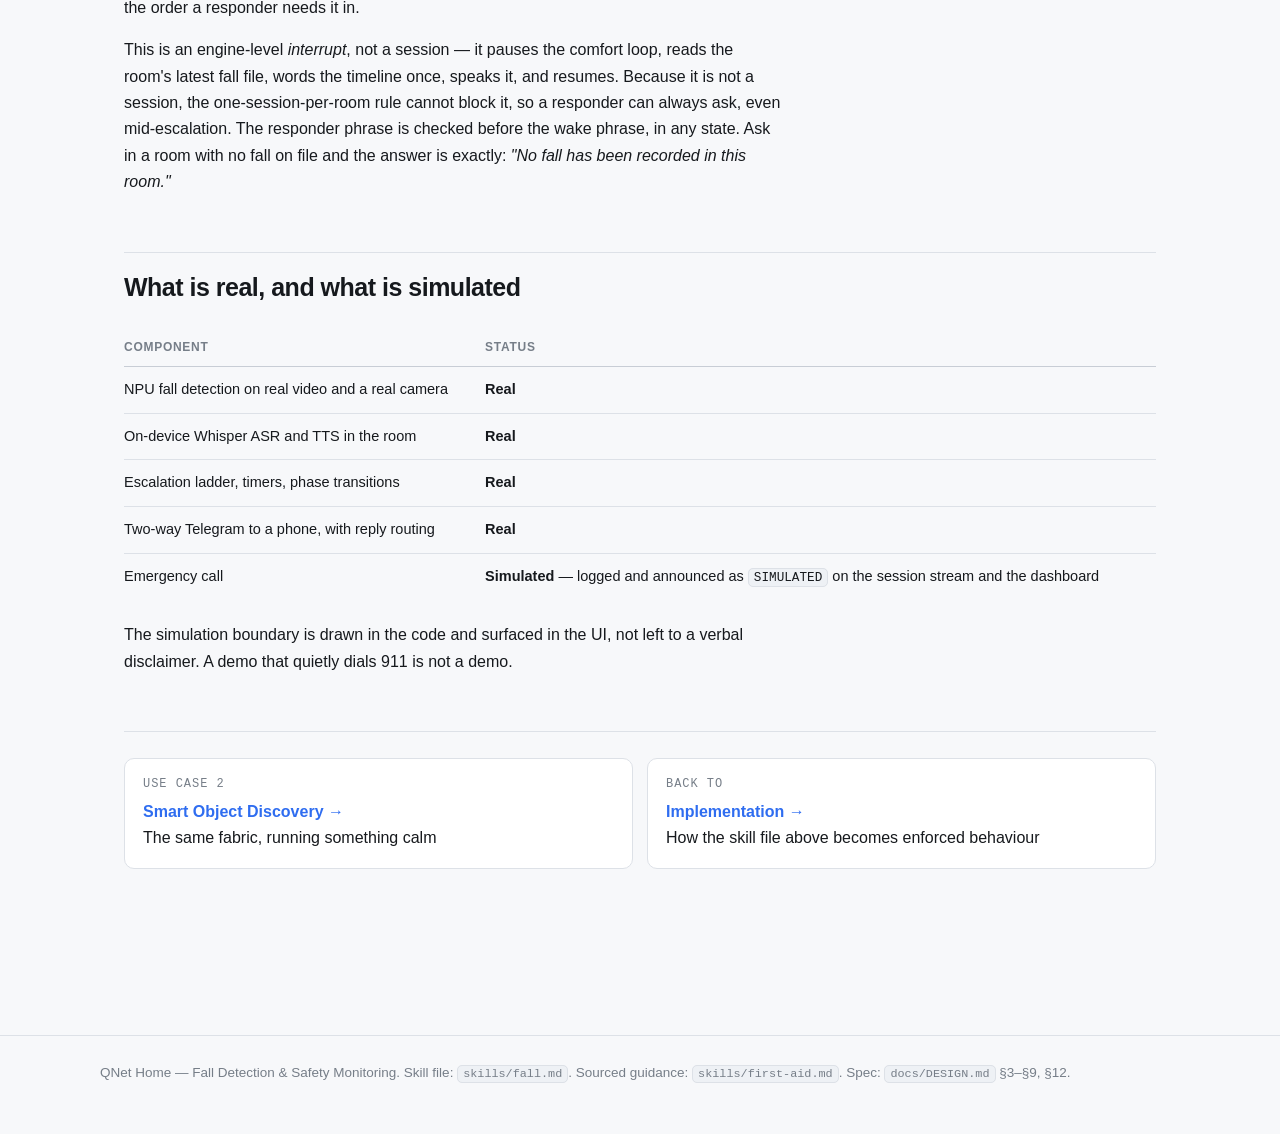
<file: design/details/fall-detection.html>
<!DOCTYPE html>
<html lang="en">
<head>
<meta charset="utf-8">
<meta name="viewport" content="width=device-width, initial-scale=1">
<title>QNet Home — Fall Detection &amp; Safety Monitoring</title>
<link rel="stylesheet" href="../assets/style.css">
</head>
<body>

<nav class="nav">
  <div class="nav-inner">
    <a class="brand" href="../index.html"><span class="dot"></span>QNet Home</a>
    <div class="nav-links"><a href="../index.html" class="back">← 5-min version</a>
      <a href="index.html">Overview</a>
      <a href="architecture.html">Architecture</a>
      <a href="ai-stack.html">AI &amp; Speech Stack</a>
      <a href="implementation.html">Implementation</a>
      <a href="fall-detection.html" aria-current="page">Fall Detection &amp; Safety Monitoring</a>
      <a href="object-finder.html">Smart Object Discovery</a>
    </div>
  </div>
</nav>

<main>

<div class="hero">
  <div class="eyebrow">Use case 1 · <span class="pill safety">urgency: safety</span></div>
  <h1>Somebody is on the floor. Now what?</h1>
  <p class="lede">
    A fall alone is not the emergency. Being on the floor for three hours because nobody
    knew is the emergency. This capability closes the gap between the two — it detects, it
    asks, it listens, and when it hears nothing it escalates on a clock, without waiting for
    a human to notice a notification.
  </p>
</div>

<h2>Detection</h2>

<p>
  A <strong>YOLO11n fine-tune</strong> for fall detection runs continuously on the room node's
  Hexagon NPU. The model is pre-compiled and committed to the repository as a QNN context
  binary for both boards, so reproducing the system needs no model-conversion account.
</p>

<h3>The gate: 5 of 8 frames</h3>
<p>
  A single frame classified <code>fallen</code> means nothing — motion blur, a partial view, a
  person crouching to pick something up. The detector fires only when the class holds across
  <strong>5 of the last 8 frames</strong>, above a confidence floor of <strong>0.6</strong>.
  After firing it enters a hold-off state rather than re-arming immediately, so one fall
  produces one event.
</p>

<div class="note measure">
  <p><strong>Why 0.6, with receipts.</strong> The floor was probed live rather than guessed.
  Real fallen-person frames read 0.86–0.94. A photo of a fallen person held up to the camera
  read 0.40–0.52, intermittently. A <em>blank wall</em> with a floor of 0.35 active read
  <strong>up to 0.52 — pure noise</strong>.</p>
  <p>Two conclusions were recorded: 0.6 is reaffirmed, because 0.35 fires on nothing at all;
  and screen-replay is not a viable demo trigger, because its signal sits in the same band as
  wall noise. One screen-replay event <em>did</em> fire during the low-floor window — and was
  excluded precisely because it was indistinguishable from noise.</p>
</div>

<h3>What gets published</h3>
<p>
  Never a frame. Never a clip. One JSON object on <code>qnet/&lt;room&gt;/event</code>:
</p>
<pre><code>{ "id": "01JQ...", "ts": 1785790153.4, "room": "kitchen",
  "kind": "fall.detected", "conf": 0.87,
  "meta": { "cls": "Fallen", "frames": "5/8" } }</code></pre>

<div class="note warn">
  <p><strong>A stated limitation, not a hidden one.</strong> The model reads <em>deliberate</em>
  lying down as a fall. It classifies posture, not intent. Someone choosing to lie on the floor
  will trigger a session — which is why cancelling is always one word away, spoken or typed or
  clicked.</p>
</div>

<h2>The escalation ladder</h2>

<p>
  Every step below is engine-owned. The timers fire on schedule, the notifications send
  themselves, and the emergency call is placed automatically. The language model's entire
  contribution is deciding whether "I'm alright I think" means <em>ok</em> or <em>escalate</em>,
  and wording the reassurance in between.
</p>

<ul class="ladder">
  <li class="hot">
    <div class="step-t">T+0s · PHASE: check</div>
    <div class="step-h">The room speaks first</div>
    <p class="step-b">
      <em>"I saw you fall. Take a breath — are you okay?"</em> — a canned line, spoken
      instantly, with no model call. If the LLM is down, cold, or thinking, this line still
      happens. Then the node opens the microphone and listens.
    </p>
  </li>
  <li class="warm">
    <div class="step-t">ON "I'M FINE"</div>
    <div class="step-h">One mandatory double-check</div>
    <p class="step-b">
      <em>"Any pain? Did you hit your head?"</em> — canned, and unskippable. "I'm fine" can
      <strong>never</strong> close a session without passing through this. People minimise,
      especially to a machine, and a head strike is exactly the injury that gets talked away.
      Only a clear denial of pain closes the session.
    </p>
  </li>
  <li class="hot">
    <div class="step-t">T+30s · PHASE: escalate</div>
    <div class="step-h">Trusted contacts are messaged automatically</div>
    <p class="step-b">
      No answer, "no", or any report of pain moves here — and the timer moves here on its own
      if nothing is said at all. The Telegram fires on phase entry as an
      <code>on_enter</code> action, not as something the agent has to remember to do:
    </p>
    <p class="quote">🔴 Possible fall — Tony, kitchen. Reply OK if you can check on Tony —
    otherwise I'll call emergency services in 30 seconds.</p>
    <p class="step-b">
      The room says what it did, out loud: <em>"I've messaged Sarah."</em> Not filler — an
      actual fact about the world.
    </p>
  </li>
  <li>
    <div class="step-t">IF A CONTACT REPLIES "OK" · PHASE: contact_engaged</div>
    <div class="step-h">The call is held, and the person is told who is coming</div>
    <p class="step-b">
      <em>"Good news — Sarah saw my message and is coming to check on you. I'll stay with you
      until they arrive."</em> The contact gets a confirmation too: <em>"Got it — I'll hold off
      on emergency services."</em>
    </p>
    <p class="step-b">
      <strong>A 180-second backstop timer starts anyway.</strong> An acknowledged incident that
      then goes quiet must never be a stranded one — if nobody resolves it, the call still gets
      placed.
    </p>
  </li>
  <li class="hot">
    <div class="step-t">T+60s · PHASE: call_help</div>
    <div class="step-h">Emergency services</div>
    <p class="step-b">
      <em>"I'm calling emergency services for you right now. Help is coming — stay with me."</em>
      The contact is told: <em>"📞 No response from Tony — calling emergency services now
      (kitchen)."</em>
    </p>
    <p class="step-b">
      A contact can also skip the whole ladder at any point by replying <strong>"call
      911"</strong> — that fires the call immediately.
    </p>
  </li>
</ul>

<div class="note">
  <p><strong>The numbers in the message and the numbers in the timer are the same numbers.</strong>
  The Telegram promises 30 seconds because <code>escalate</code>'s timer is 30 seconds; the
  hold-off promises 3 minutes because <code>contact_engaged</code>'s backstop is 180 seconds.
  Change one, change the other — the skill file says so explicitly, in the file, next to both.</p>
</div>

<h2>Nobody is left in silence</h2>

<p>
  The hardest part of this problem is not the escalation. It is the waiting. Between the
  Telegram and the ambulance there is a person on the floor, alone, and the system has to be
  present without being unbearable.
</p>

<h3>Three findings from testing on real people</h3>

<h4>A status line every 20 seconds reads as hovering, not care</h4>
<p>
  The original design gave the agent a turn whenever ~20 seconds passed in silence. In
  practice that is relentless. The default became a <strong>schedule</strong> instead: a
  status update about a minute in, another at two minutes, then one every five. If something
  else just spoke — a phase opening, a reply, a responder brief — the scheduled slot is
  skipped outright, because that line already did the slot's only job.
</p>

<h4>A repeated sentence reads as a recording, not a companion</h4>
<p>
  The facts in a comfort update stay identical, but consecutive updates must never share
  wording. The engine rotates through phrasings — <em>"I'm still here with you…"</em>,
  <em>"Still with you —…"</em>, <em>"I haven't gone anywhere…"</em> — around the same
  grounded facts.
</p>

<h4>"Help me" deserved better than the next scheduled status line</h4>
<p>
  Mid-escalation utterances that matched no exit condition were falling through to silence.
  Now an unrouted utterance always gets a reply. If the person's words name a problem that
  <code>skills/first-aid.md</code> knows about, that topic's <strong>sourced</strong> sentence
  is spoken, wrapped in presence and the one promise the session has actually made. Otherwise
  a fallback: <em>"I'm right here with you. Try to get comfortable and don't strain to move —
  help is on the way."</em>
</p>

<div class="note warn">
  <p><strong>The model never words medical guidance.</strong> First-aid content comes from
  <code>skills/first-aid.md</code>, whose frontmatter cites its sources — IFRC 2020 First Aid
  Guidelines, AHA 2020 Highlights, and a California DSS/IHSS fall-response guide. The engine
  selects a topic and speaks that topic's sentence verbatim. A 2B model improvising medical
  advice to someone who has just fallen is not a risk worth any amount of naturalness.</p>
</div>

<h3>And when speech itself is garbled</h3>
<p>
  Whisper misheard <em>"I'm still bleeding"</em> as <em>"I'm so leading"</em> in a live test.
  The 2B model, prompted every which way, answered the garble with invented empathy — which is
  the worst possible response to a possible report of bleeding.
</p>
<p>
  The fix: <code>unclear</code> became one of the classification options, and the rails speak a
  canned line — <em>"Sorry, I didn't quite catch that. Could you say it again?"</em> The model
  flags. It never words.
</p>

<h2>Cancelling</h2>

<p>
  A false alarm has to be trivially easy to stop, or people learn to dread the system. Three
  routes, all equivalent:
</p>
<ul>
  <li><strong>Say it</strong> — "cancel", "stop", "never mind", "false alarm". Matched on the
  engine rails as an interrupt, <em>before</em> the model ever sees the transcript.</li>
  <li><strong>Click it</strong> — the dashboard incident banner's <strong>Mark resolved</strong>.</li>
  <li><strong>Type it</strong> — from the admin portal.</li>
</ul>
<p>
  Cancel matching uses word boundaries deliberately, so "stopped" and "cancelled the paper"
  don't close a session. And <em>"I'm fine"</em> is deliberately <strong>not</strong> a cancel
  phrase — it is a reply, and it goes through the pain double-check like every other reply.
</p>
<p>
  If contacts were already notified, they get told: <em>"✅ False alarm — Tony confirmed
  they're okay (kitchen). No action needed."</em> Nobody is left driving over for an incident
  that resolved itself.
</p>

<h2>The first-responder brief</h2>

<p>
  Someone arrives. They don't know what happened, and the person on the floor may not be able
  to tell them. They say:
</p>
<p class="quote">"I'm the first responder — give me a summary of what happened."</p>
<p>
  And they get a spoken handover, grounded entirely in the session log: <strong>condition
  first, then what was done, then where things stand.</strong> The clinically relevant fact
  leads, because that is the order a responder needs it in.
</p>
<p>
  This is an engine-level <em>interrupt</em>, not a session — it pauses the comfort loop,
  reads the room's latest fall file, words the timeline once, speaks it, and resumes. Because
  it is not a session, the one-session-per-room rule cannot block it, so a responder can always
  ask, even mid-escalation. The responder phrase is checked before the wake phrase, in any
  state. Ask in a room with no fall on file and the answer is exactly: <em>"No fall has been
  recorded in this room."</em>
</p>

<h2>What is real, and what is simulated</h2>

<div class="table-wrap">
<table>
  <thead><tr><th>Component</th><th>Status</th></tr></thead>
  <tbody>
    <tr><td>NPU fall detection on real video and a real camera</td><td><strong>Real</strong></td></tr>
    <tr><td>On-device Whisper ASR and TTS in the room</td><td><strong>Real</strong></td></tr>
    <tr><td>Escalation ladder, timers, phase transitions</td><td><strong>Real</strong></td></tr>
    <tr><td>Two-way Telegram to a phone, with reply routing</td><td><strong>Real</strong></td></tr>
    <tr><td>Emergency call</td><td><strong>Simulated</strong> — logged and announced as <code>SIMULATED</code> on the session stream and the dashboard</td></tr>
  </tbody>
</table>
</div>

<p>
  The simulation boundary is drawn in the code and surfaced in the UI, not left to a verbal
  disclaimer. A demo that quietly dials 911 is not a demo.
</p>

<div class="next">
  <a href="object-finder.html">
    <div class="next-label">Use case 2</div>
    <div class="next-title">Smart Object Discovery →</div>
    <div class="sub">The same fabric, running something calm</div>
  </a>
  <a href="implementation.html">
    <div class="next-label">Back to</div>
    <div class="next-title">Implementation →</div>
    <div class="sub">How the skill file above becomes enforced behaviour</div>
  </a>
</div>

</main>

<footer>
  <div class="footer-inner">
    QNet Home — Fall Detection &amp; Safety Monitoring. Skill file: <code>skills/fall.md</code>.
    Sourced guidance: <code>skills/first-aid.md</code>. Spec: <code>docs/DESIGN.md</code> §3–§9, §12.
  </div>
</footer>

</body>
</html>
</file>
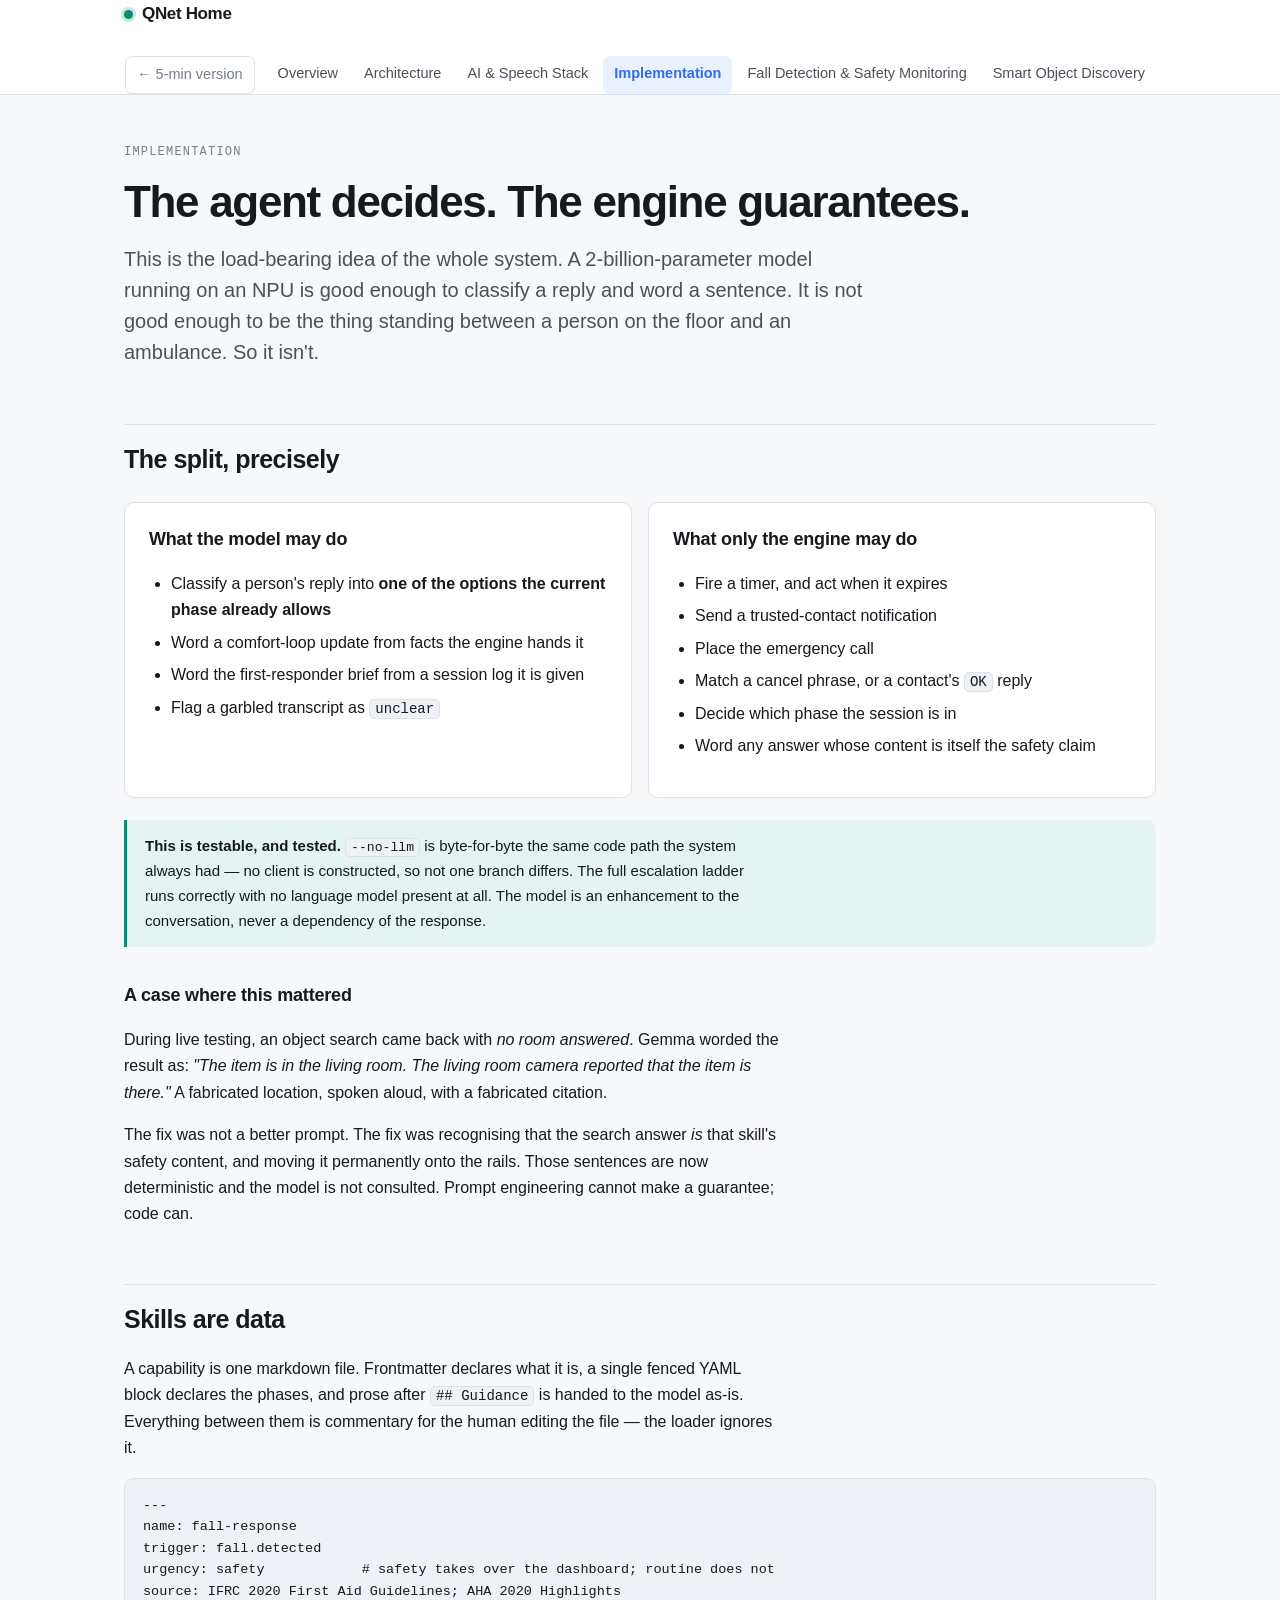
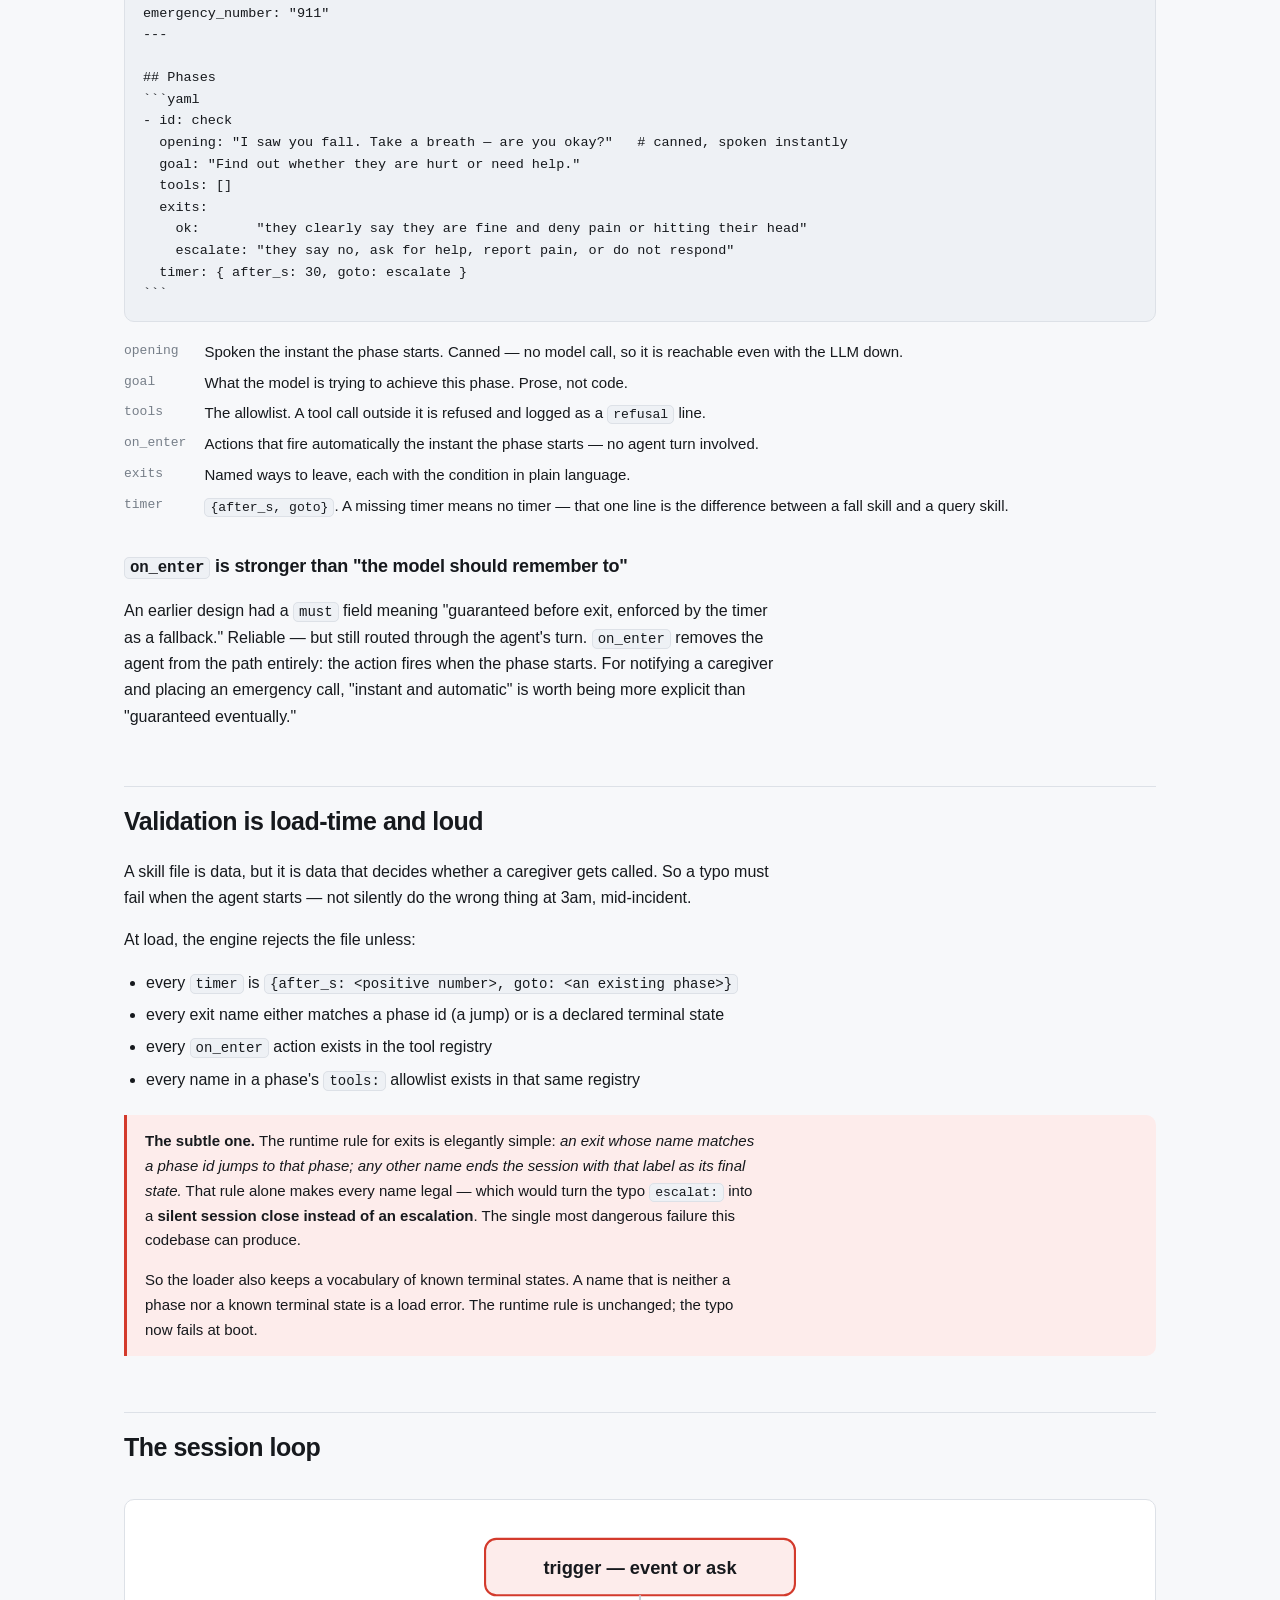
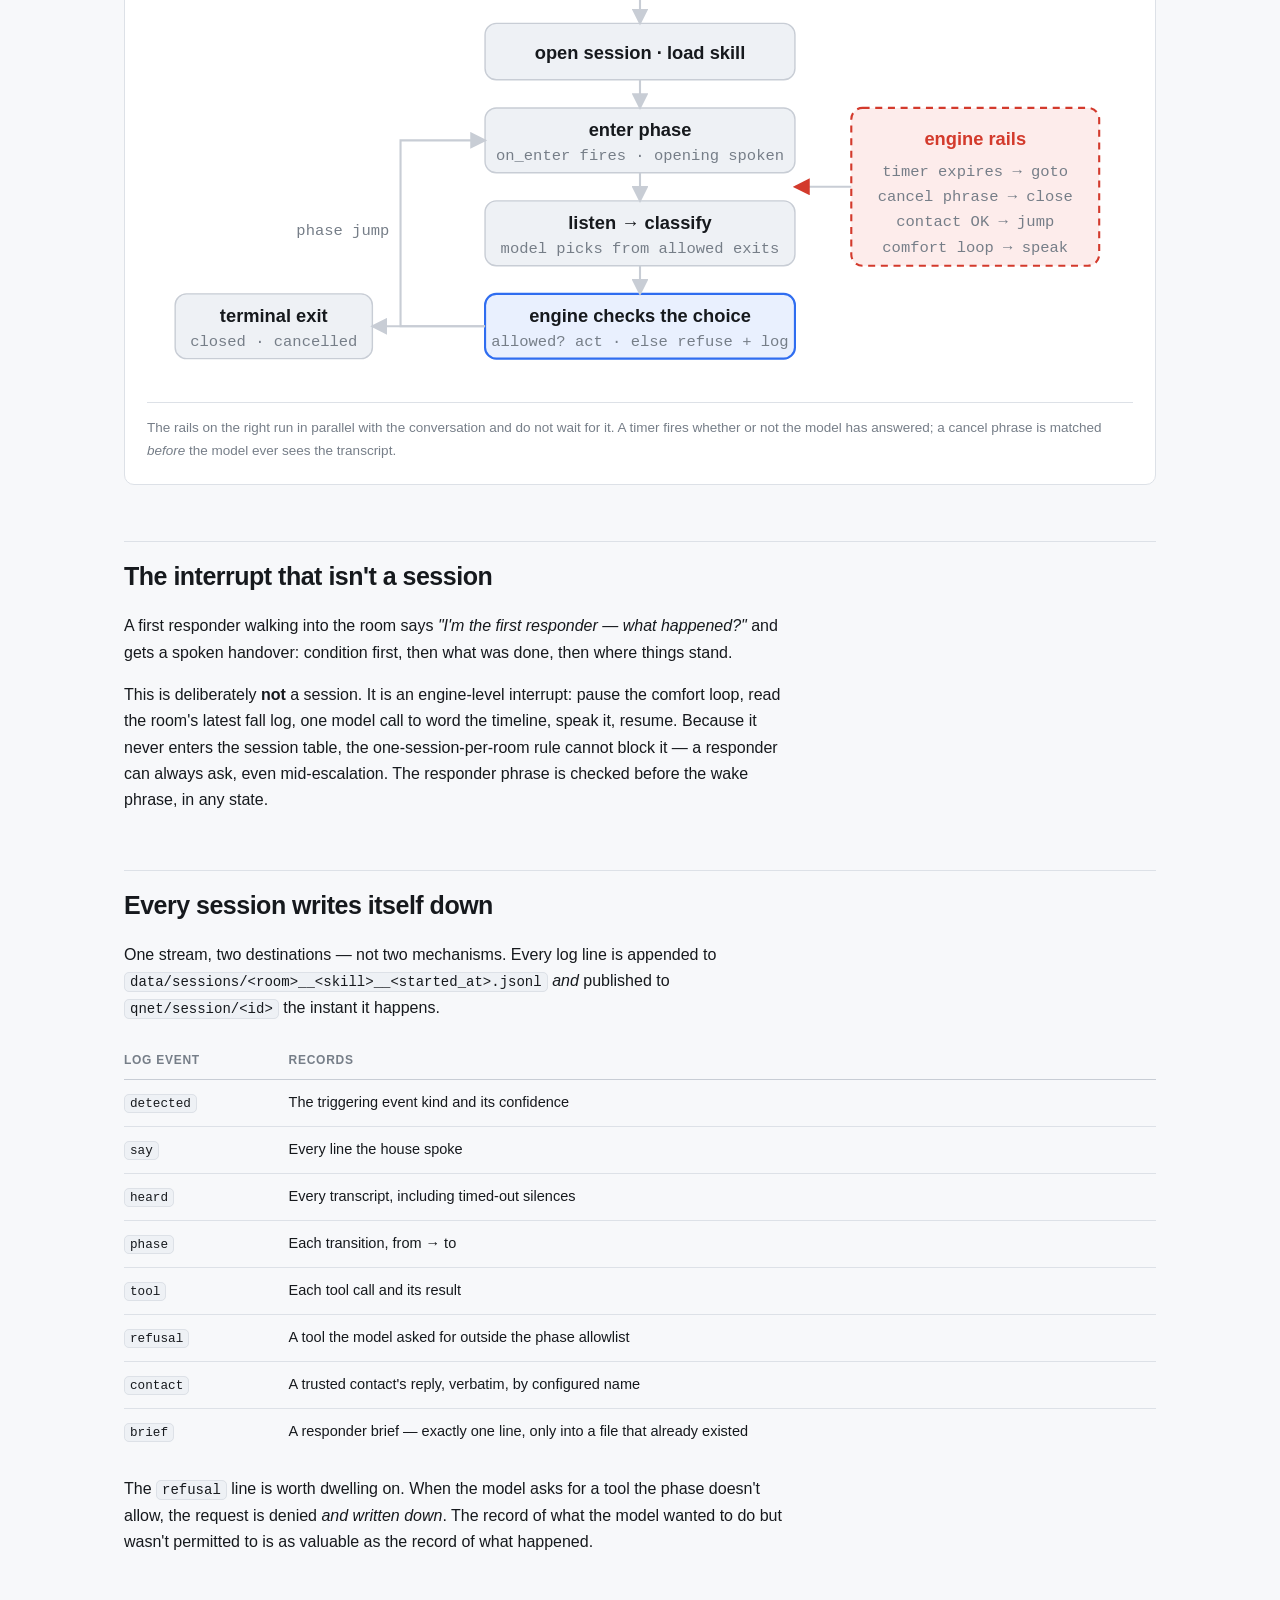
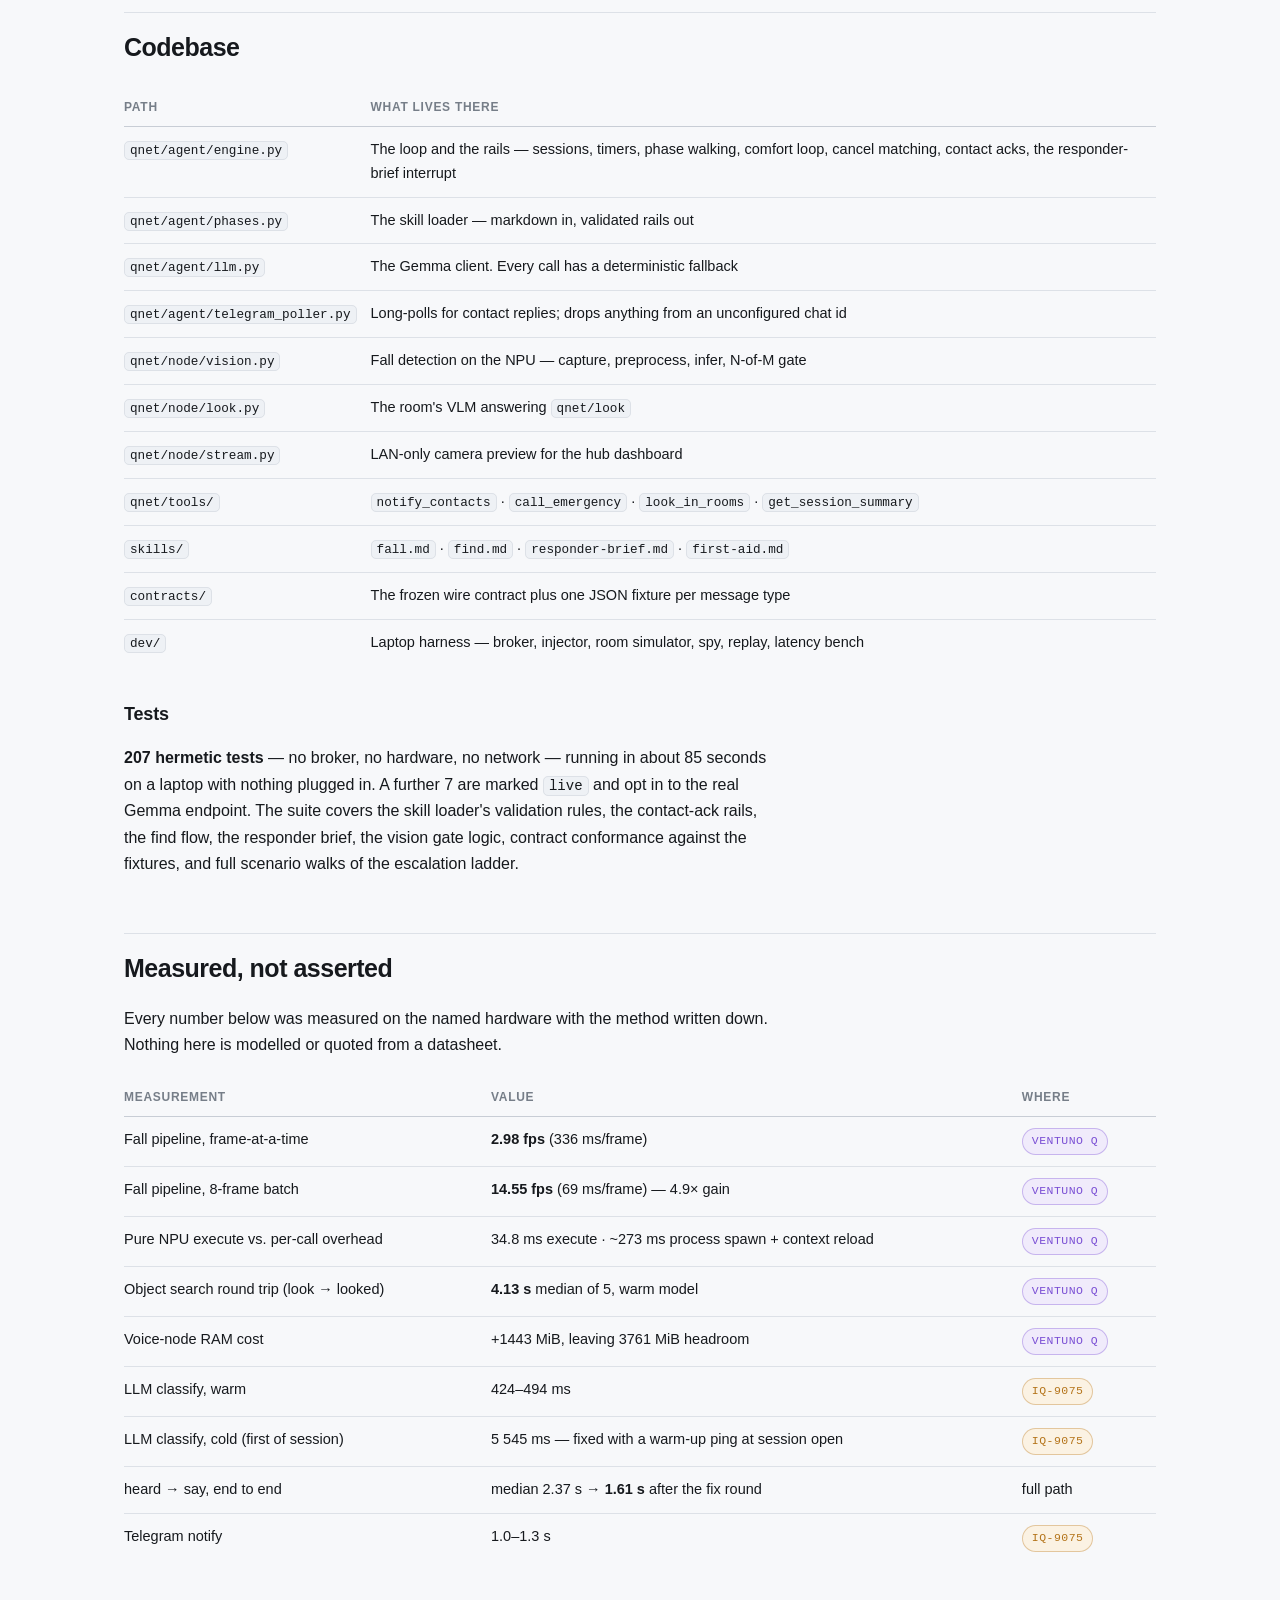
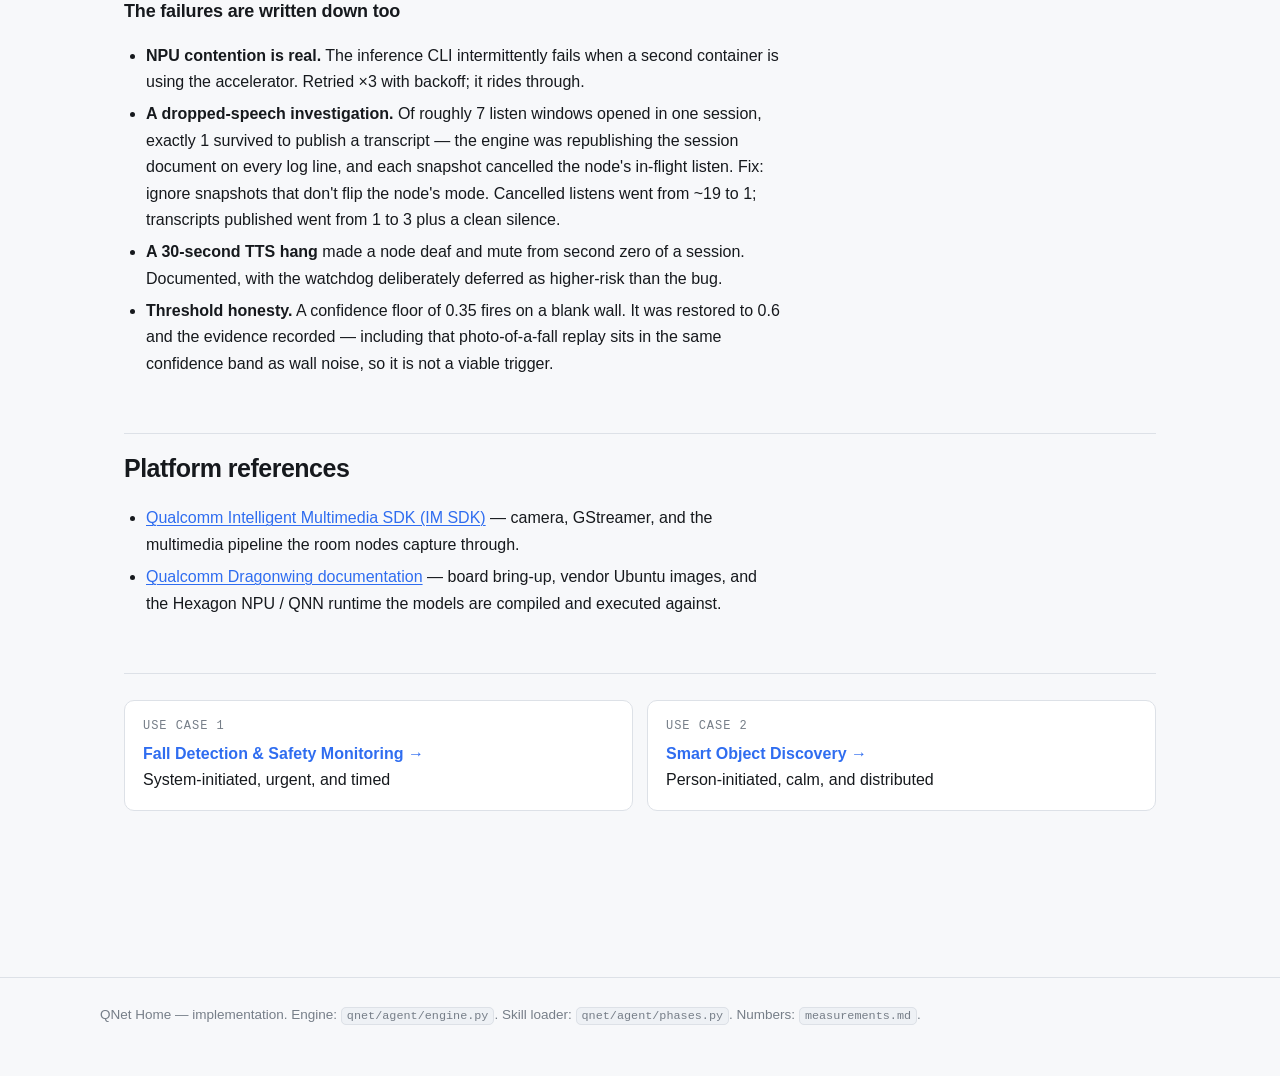
<file: design/details/implementation.html>
<!DOCTYPE html>
<html lang="en">
<head>
<meta charset="utf-8">
<meta name="viewport" content="width=device-width, initial-scale=1">
<title>QNet Home — Implementation</title>
<link rel="stylesheet" href="../assets/style.css">
</head>
<body>

<nav class="nav">
  <div class="nav-inner">
    <a class="brand" href="../index.html"><span class="dot"></span>QNet Home</a>
    <div class="nav-links"><a href="../index.html" class="back">← 5-min version</a>
      <a href="index.html">Overview</a>
      <a href="architecture.html">Architecture</a>
      <a href="ai-stack.html">AI &amp; Speech Stack</a>
      <a href="implementation.html" aria-current="page">Implementation</a>
      <a href="fall-detection.html">Fall Detection &amp; Safety Monitoring</a>
      <a href="object-finder.html">Smart Object Discovery</a>
    </div>
  </div>
</nav>

<main>

<div class="hero">
  <div class="eyebrow">Implementation</div>
  <h1>The agent decides. The engine guarantees.</h1>
  <p class="lede">
    This is the load-bearing idea of the whole system. A 2-billion-parameter model running on
    an NPU is good enough to classify a reply and word a sentence. It is not good enough to
    be the thing standing between a person on the floor and an ambulance. So it isn't.
  </p>
</div>

<h2>The split, precisely</h2>

<div class="grid">
  <div class="card">
    <h3>What the model may do</h3>
    <ul>
      <li>Classify a person's reply into <strong>one of the options the current phase already allows</strong></li>
      <li>Word a comfort-loop update from facts the engine hands it</li>
      <li>Word the first-responder brief from a session log it is given</li>
      <li>Flag a garbled transcript as <code>unclear</code></li>
    </ul>
  </div>
  <div class="card">
    <h3>What only the engine may do</h3>
    <ul>
      <li>Fire a timer, and act when it expires</li>
      <li>Send a trusted-contact notification</li>
      <li>Place the emergency call</li>
      <li>Match a cancel phrase, or a contact's <code>OK</code> reply</li>
      <li>Decide which phase the session is in</li>
      <li>Word any answer whose content is itself the safety claim</li>
    </ul>
  </div>
</div>

<div class="note measure">
  <p><strong>This is testable, and tested.</strong> <code>--no-llm</code> is byte-for-byte the
  same code path the system always had — no client is constructed, so not one branch differs.
  The full escalation ladder runs correctly with no language model present at all. The model
  is an enhancement to the conversation, never a dependency of the response.</p>
</div>

<h3>A case where this mattered</h3>
<p>
  During live testing, an object search came back with <em>no room answered</em>. Gemma worded
  the result as: <em>"The item is in the living room. The living room camera reported that the
  item is there."</em> A fabricated location, spoken aloud, with a fabricated citation.
</p>
<p>
  The fix was not a better prompt. The fix was recognising that the search answer <em>is</em>
  that skill's safety content, and moving it permanently onto the rails. Those sentences are
  now deterministic and the model is not consulted. Prompt engineering cannot make a
  guarantee; code can.
</p>

<h2>Skills are data</h2>

<p>
  A capability is one markdown file. Frontmatter declares what it is, a single fenced YAML
  block declares the phases, and prose after <code>## Guidance</code> is handed to the model
  as-is. Everything between them is commentary for the human editing the file — the loader
  ignores it.
</p>

<pre><code>---
name: fall-response
trigger: fall.detected
urgency: safety            # safety takes over the dashboard; routine does not
source: IFRC 2020 First Aid Guidelines; AHA 2020 Highlights
emergency_number: "911"
---

## Phases
```yaml
- id: check
  opening: "I saw you fall. Take a breath — are you okay?"   # canned, spoken instantly
  goal: "Find out whether they are hurt or need help."
  tools: []
  exits:
    ok:       "they clearly say they are fine and deny pain or hitting their head"
    escalate: "they say no, ask for help, report pain, or do not respond"
  timer: { after_s: 30, goto: escalate }
```</code></pre>

<div class="kv">
  <dt>opening</dt><dd>Spoken the instant the phase starts. Canned — no model call, so it is reachable even with the LLM down.</dd>
  <dt>goal</dt><dd>What the model is trying to achieve this phase. Prose, not code.</dd>
  <dt>tools</dt><dd>The allowlist. A tool call outside it is refused and logged as a <code>refusal</code> line.</dd>
  <dt>on_enter</dt><dd>Actions that fire automatically the instant the phase starts — no agent turn involved.</dd>
  <dt>exits</dt><dd>Named ways to leave, each with the condition in plain language.</dd>
  <dt>timer</dt><dd><code>{after_s, goto}</code>. A missing timer means no timer — that one line is the difference between a fall skill and a query skill.</dd>
</div>

<h3><code>on_enter</code> is stronger than "the model should remember to"</h3>
<p>
  An earlier design had a <code>must</code> field meaning "guaranteed before exit, enforced by
  the timer as a fallback." Reliable — but still routed through the agent's turn.
  <code>on_enter</code> removes the agent from the path entirely: the action fires when the
  phase starts. For notifying a caregiver and placing an emergency call, "instant and
  automatic" is worth being more explicit than "guaranteed eventually."
</p>

<h2>Validation is load-time and loud</h2>

<p>
  A skill file is data, but it is data that decides whether a caregiver gets called. So a typo
  must fail when the agent starts — not silently do the wrong thing at 3am, mid-incident.
</p>

<p>At load, the engine rejects the file unless:</p>
<ul>
  <li>every <code>timer</code> is <code>{after_s: &lt;positive number&gt;, goto: &lt;an existing phase&gt;}</code></li>
  <li>every exit name either matches a phase id (a jump) or is a declared terminal state</li>
  <li>every <code>on_enter</code> action exists in the tool registry</li>
  <li>every name in a phase's <code>tools:</code> allowlist exists in that same registry</li>
</ul>

<div class="note warn">
  <p><strong>The subtle one.</strong> The runtime rule for exits is elegantly simple: <em>an
  exit whose name matches a phase id jumps to that phase; any other name ends the session with
  that label as its final state.</em> That rule alone makes every name legal — which would
  turn the typo <code>escalat:</code> into a <strong>silent session close instead of an
  escalation</strong>. The single most dangerous failure this codebase can produce.</p>
  <p>So the loader also keeps a vocabulary of known terminal states. A name that is neither a
  phase nor a known terminal state is a load error. The runtime rule is unchanged; the typo
  now fails at boot.</p>
</div>

<h2>The session loop</h2>

<figure class="figure">
<svg viewBox="0 0 700 330" role="img" aria-label="Flow: trigger opens a session, phase opening is spoken, then a loop of listen, classify, engine-check until an exit or timer fires">

  <rect x="240" y="12" width="220" height="40" rx="8" fill="var(--safety-bg)" stroke="var(--safety)" stroke-width="1.5"/>
  <text class="lbl" x="350" y="37" text-anchor="middle">trigger — event or ask</text>

  <rect x="240" y="72" width="220" height="40" rx="8" class="box"/>
  <text class="lbl" x="350" y="97" text-anchor="middle">open session · load skill</text>

  <rect x="240" y="132" width="220" height="46" rx="8" class="box"/>
  <text class="lbl" x="350" y="152" text-anchor="middle">enter phase</text>
  <text class="sub" x="350" y="169" text-anchor="middle">on_enter fires · opening spoken</text>

  <rect x="240" y="198" width="220" height="46" rx="8" class="box"/>
  <text class="lbl" x="350" y="218" text-anchor="middle">listen → classify</text>
  <text class="sub" x="350" y="235" text-anchor="middle">model picks from allowed exits</text>

  <rect x="240" y="264" width="220" height="46" rx="8" fill="var(--accent-bg)" stroke="var(--accent)" stroke-width="1.5"/>
  <text class="lbl" x="350" y="284" text-anchor="middle">engine checks the choice</text>
  <text class="sub" x="350" y="301" text-anchor="middle">allowed? act · else refuse + log</text>

  <path class="wire" d="M350 52 V 72" stroke-width="1.5" marker-end="url(#a3)"/>
  <path class="wire" d="M350 112 V 132" stroke-width="1.5" marker-end="url(#a3)"/>
  <path class="wire" d="M350 178 V 198" stroke-width="1.5" marker-end="url(#a3)"/>
  <path class="wire" d="M350 244 V 264" stroke-width="1.5" marker-end="url(#a3)"/>

  <!-- loop back -->
  <path class="wire" d="M240 287 H 180 V 155 H 240" stroke-width="1.5" marker-end="url(#a3)"/>
  <text class="edge-lbl" x="172" y="222" text-anchor="end">phase jump</text>

  <!-- timer rail -->
  <rect x="500" y="132" width="176" height="112" rx="8" fill="var(--safety-bg)" stroke="var(--safety)" stroke-width="1.5" stroke-dasharray="5 4"/>
  <text class="lbl" x="588" y="158" text-anchor="middle" style="fill:var(--safety)">engine rails</text>
  <text class="sub" x="588" y="180" text-anchor="middle">timer expires → goto</text>
  <text class="sub" x="588" y="198" text-anchor="middle">cancel phrase → close</text>
  <text class="sub" x="588" y="216" text-anchor="middle">contact OK → jump</text>
  <text class="sub" x="588" y="234" text-anchor="middle">comfort loop → speak</text>
  <path class="wire" d="M500 188 H 460" stroke-width="1.5" stroke="var(--safety)" marker-end="url(#a4)"/>

  <!-- exit -->
  <rect x="20" y="264" width="140" height="46" rx="8" class="box"/>
  <text class="lbl" x="90" y="284" text-anchor="middle">terminal exit</text>
  <text class="sub" x="90" y="301" text-anchor="middle">closed · cancelled</text>
  <path class="wire" d="M240 287 H 160" stroke-width="1.5" marker-end="url(#a3)"/>

  <defs>
    <marker id="a3" markerWidth="8" markerHeight="8" refX="7" refY="4" orient="auto">
      <path d="M0 0 L8 4 L0 8 z" fill="var(--line-2)"/>
    </marker>
    <marker id="a4" markerWidth="8" markerHeight="8" refX="7" refY="4" orient="auto">
      <path d="M0 0 L8 4 L0 8 z" fill="var(--safety)"/>
    </marker>
  </defs>
</svg>
<figcaption>
  The rails on the right run in parallel with the conversation and do not wait for it. A
  timer fires whether or not the model has answered; a cancel phrase is matched
  <em>before</em> the model ever sees the transcript.
</figcaption>
</figure>

<h2>The interrupt that isn't a session</h2>

<p>
  A first responder walking into the room says <em>"I'm the first responder — what
  happened?"</em> and gets a spoken handover: condition first, then what was done, then where
  things stand.
</p>

<p>
  This is deliberately <strong>not</strong> a session. It is an engine-level interrupt: pause
  the comfort loop, read the room's latest fall log, one model call to word the timeline,
  speak it, resume. Because it never enters the session table, the one-session-per-room rule
  cannot block it — a responder can always ask, even mid-escalation. The responder phrase is
  checked before the wake phrase, in any state.
</p>

<h2>Every session writes itself down</h2>

<p>
  One stream, two destinations — not two mechanisms. Every log line is appended to
  <code>data/sessions/&lt;room&gt;__&lt;skill&gt;__&lt;started_at&gt;.jsonl</code> <em>and</em>
  published to <code>qnet/session/&lt;id&gt;</code> the instant it happens.
</p>

<div class="table-wrap">
<table>
  <thead><tr><th>Log event</th><th>Records</th></tr></thead>
  <tbody>
    <tr><td><code>detected</code></td><td>The triggering event kind and its confidence</td></tr>
    <tr><td><code>say</code></td><td>Every line the house spoke</td></tr>
    <tr><td><code>heard</code></td><td>Every transcript, including timed-out silences</td></tr>
    <tr><td><code>phase</code></td><td>Each transition, from → to</td></tr>
    <tr><td><code>tool</code></td><td>Each tool call and its result</td></tr>
    <tr><td><code>refusal</code></td><td>A tool the model asked for outside the phase allowlist</td></tr>
    <tr><td><code>contact</code></td><td>A trusted contact's reply, verbatim, by configured name</td></tr>
    <tr><td><code>brief</code></td><td>A responder brief — exactly one line, only into a file that already existed</td></tr>
  </tbody>
</table>
</div>

<p>
  The <code>refusal</code> line is worth dwelling on. When the model asks for a tool the phase
  doesn't allow, the request is denied <em>and written down</em>. The record of what the model
  wanted to do but wasn't permitted to is as valuable as the record of what happened.
</p>

<h2>Codebase</h2>

<div class="table-wrap">
<table>
  <thead><tr><th>Path</th><th>What lives there</th></tr></thead>
  <tbody>
    <tr><td><code>qnet/agent/engine.py</code></td><td>The loop and the rails — sessions, timers, phase walking, comfort loop, cancel matching, contact acks, the responder-brief interrupt</td></tr>
    <tr><td><code>qnet/agent/phases.py</code></td><td>The skill loader — markdown in, validated rails out</td></tr>
    <tr><td><code>qnet/agent/llm.py</code></td><td>The Gemma client. Every call has a deterministic fallback</td></tr>
    <tr><td><code>qnet/agent/telegram_poller.py</code></td><td>Long-polls for contact replies; drops anything from an unconfigured chat id</td></tr>
    <tr><td><code>qnet/node/vision.py</code></td><td>Fall detection on the NPU — capture, preprocess, infer, N-of-M gate</td></tr>
    <tr><td><code>qnet/node/look.py</code></td><td>The room's VLM answering <code>qnet/look</code></td></tr>
    <tr><td><code>qnet/node/stream.py</code></td><td>LAN-only camera preview for the hub dashboard</td></tr>
    <tr><td><code>qnet/tools/</code></td><td><code>notify_contacts</code> · <code>call_emergency</code> · <code>look_in_rooms</code> · <code>get_session_summary</code></td></tr>
    <tr><td><code>skills/</code></td><td><code>fall.md</code> · <code>find.md</code> · <code>responder-brief.md</code> · <code>first-aid.md</code></td></tr>
    <tr><td><code>contracts/</code></td><td>The frozen wire contract plus one JSON fixture per message type</td></tr>
    <tr><td><code>dev/</code></td><td>Laptop harness — broker, injector, room simulator, spy, replay, latency bench</td></tr>
  </tbody>
</table>
</div>

<h3>Tests</h3>
<p>
  <strong>207 hermetic tests</strong> — no broker, no hardware, no network — running in about
  85 seconds on a laptop with nothing plugged in. A further 7 are marked <code>live</code> and
  opt in to the real Gemma endpoint. The suite covers the skill loader's validation rules, the
  contact-ack rails, the find flow, the responder brief, the vision gate logic, contract
  conformance against the fixtures, and full scenario walks of the escalation ladder.
</p>

<h2>Measured, not asserted</h2>

<p>
  Every number below was measured on the named hardware with the method written down. Nothing
  here is modelled or quoted from a datasheet.
</p>

<div class="table-wrap">
<table>
  <thead><tr><th>Measurement</th><th>Value</th><th>Where</th></tr></thead>
  <tbody>
    <tr><td>Fall pipeline, frame-at-a-time</td><td><strong>2.98 fps</strong> (336 ms/frame)</td><td><span class="pill edge">Ventuno Q</span></td></tr>
    <tr><td>Fall pipeline, 8-frame batch</td><td><strong>14.55 fps</strong> (69 ms/frame) — 4.9× gain</td><td><span class="pill edge">Ventuno Q</span></td></tr>
    <tr><td>Pure NPU execute vs. per-call overhead</td><td>34.8 ms execute · ~273 ms process spawn + context reload</td><td><span class="pill edge">Ventuno Q</span></td></tr>
    <tr><td>Object search round trip (look → looked)</td><td><strong>4.13 s</strong> median of 5, warm model</td><td><span class="pill edge">Ventuno Q</span></td></tr>
    <tr><td>Voice-node RAM cost</td><td>+1443 MiB, leaving 3761 MiB headroom</td><td><span class="pill edge">Ventuno Q</span></td></tr>
    <tr><td>LLM classify, warm</td><td>424–494 ms</td><td><span class="pill brain">IQ-9075</span></td></tr>
    <tr><td>LLM classify, cold (first of session)</td><td>5 545 ms — fixed with a warm-up ping at session open</td><td><span class="pill brain">IQ-9075</span></td></tr>
    <tr><td>heard → say, end to end</td><td>median 2.37 s → <strong>1.61 s</strong> after the fix round</td><td>full path</td></tr>
    <tr><td>Telegram notify</td><td>1.0–1.3 s</td><td><span class="pill brain">IQ-9075</span></td></tr>
  </tbody>
</table>
</div>

<h3>The failures are written down too</h3>
<ul>
  <li><strong>NPU contention is real.</strong> The inference CLI intermittently fails when a
  second container is using the accelerator. Retried ×3 with backoff; it rides through.</li>
  <li><strong>A dropped-speech investigation.</strong> Of roughly 7 listen windows opened in
  one session, exactly 1 survived to publish a transcript — the engine was republishing the
  session document on every log line, and each snapshot cancelled the node's in-flight listen.
  Fix: ignore snapshots that don't flip the node's mode. Cancelled listens went from ~19 to 1;
  transcripts published went from 1 to 3 plus a clean silence.</li>
  <li><strong>A 30-second TTS hang</strong> made a node deaf and mute from second zero of a
  session. Documented, with the watchdog deliberately deferred as higher-risk than the bug.</li>
  <li><strong>Threshold honesty.</strong> A confidence floor of 0.35 fires on a blank wall.
  It was restored to 0.6 and the evidence recorded — including that photo-of-a-fall replay
  sits in the same confidence band as wall noise, so it is not a viable trigger.</li>
</ul>

<h2>Platform references</h2>
<ul>
  <li><a href="https://imsdkdocs.qualcomm.com/">Qualcomm Intelligent Multimedia SDK (IM SDK)</a>
    — camera, GStreamer, and the multimedia pipeline the room nodes capture through.</li>
  <li><a href="https://dragonwingdocs.qualcomm.com/">Qualcomm Dragonwing documentation</a>
    — board bring-up, vendor Ubuntu images, and the Hexagon NPU / QNN runtime the models are
    compiled and executed against.</li>
</ul>

<div class="next">
  <a href="fall-detection.html">
    <div class="next-label">Use case 1</div>
    <div class="next-title">Fall Detection &amp; Safety Monitoring →</div>
    <div class="sub">System-initiated, urgent, and timed</div>
  </a>
  <a href="object-finder.html">
    <div class="next-label">Use case 2</div>
    <div class="next-title">Smart Object Discovery →</div>
    <div class="sub">Person-initiated, calm, and distributed</div>
  </a>
</div>

</main>

<footer>
  <div class="footer-inner">
    QNet Home — implementation. Engine: <code>qnet/agent/engine.py</code>.
    Skill loader: <code>qnet/agent/phases.py</code>. Numbers: <code>measurements.md</code>.
  </div>
</footer>

</body>
</html>
</file>
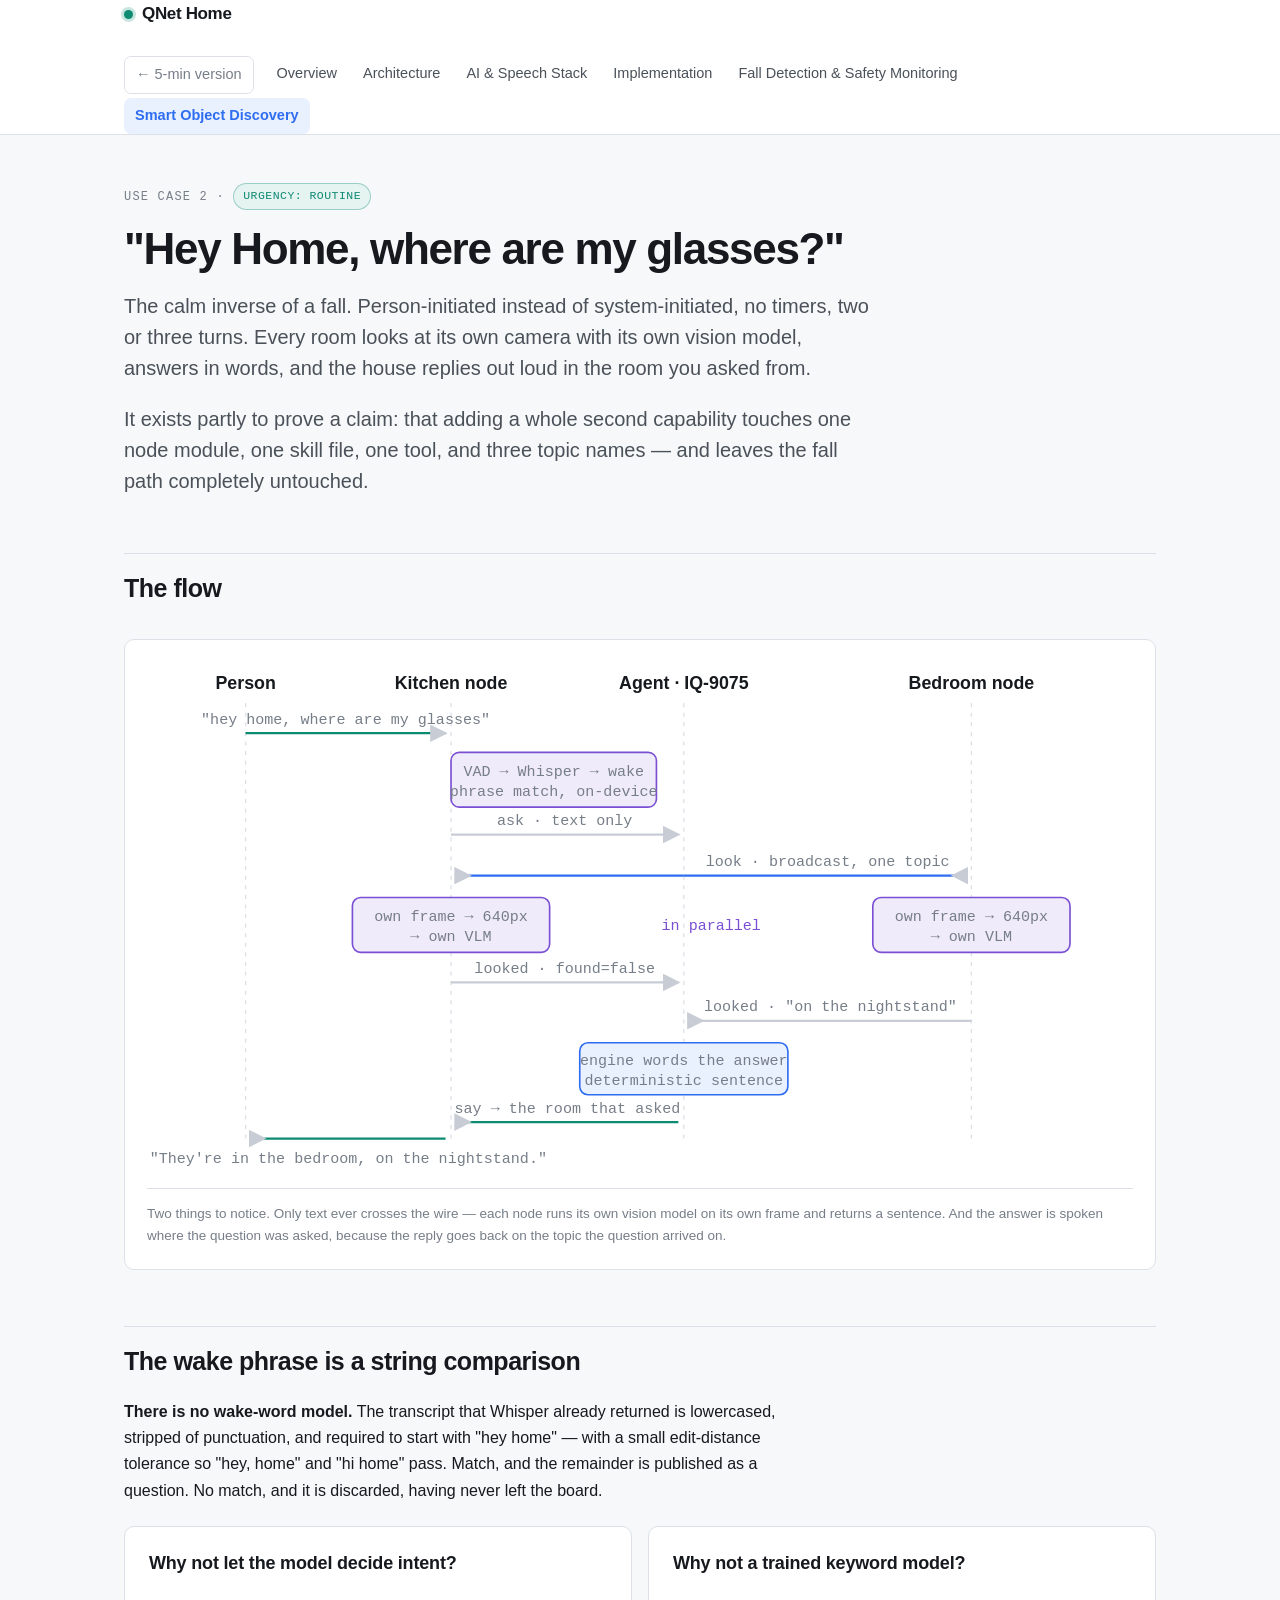
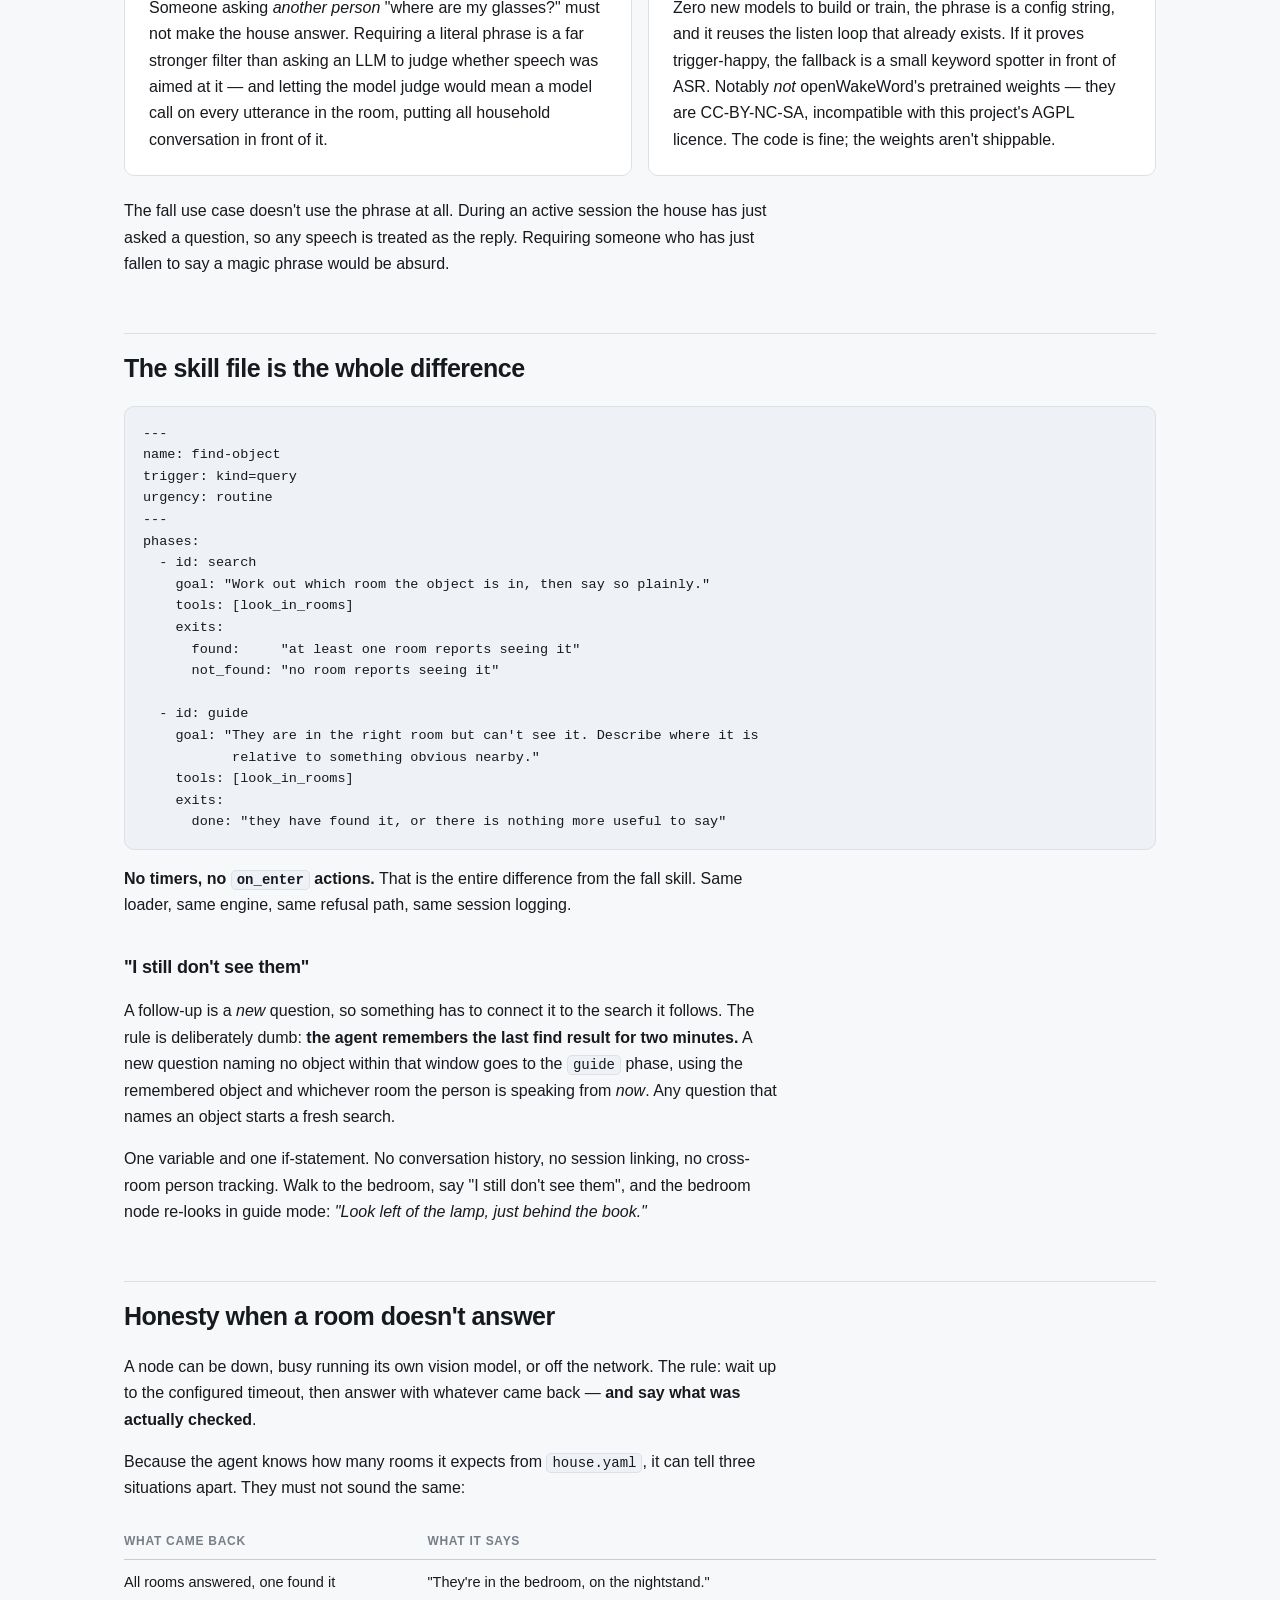
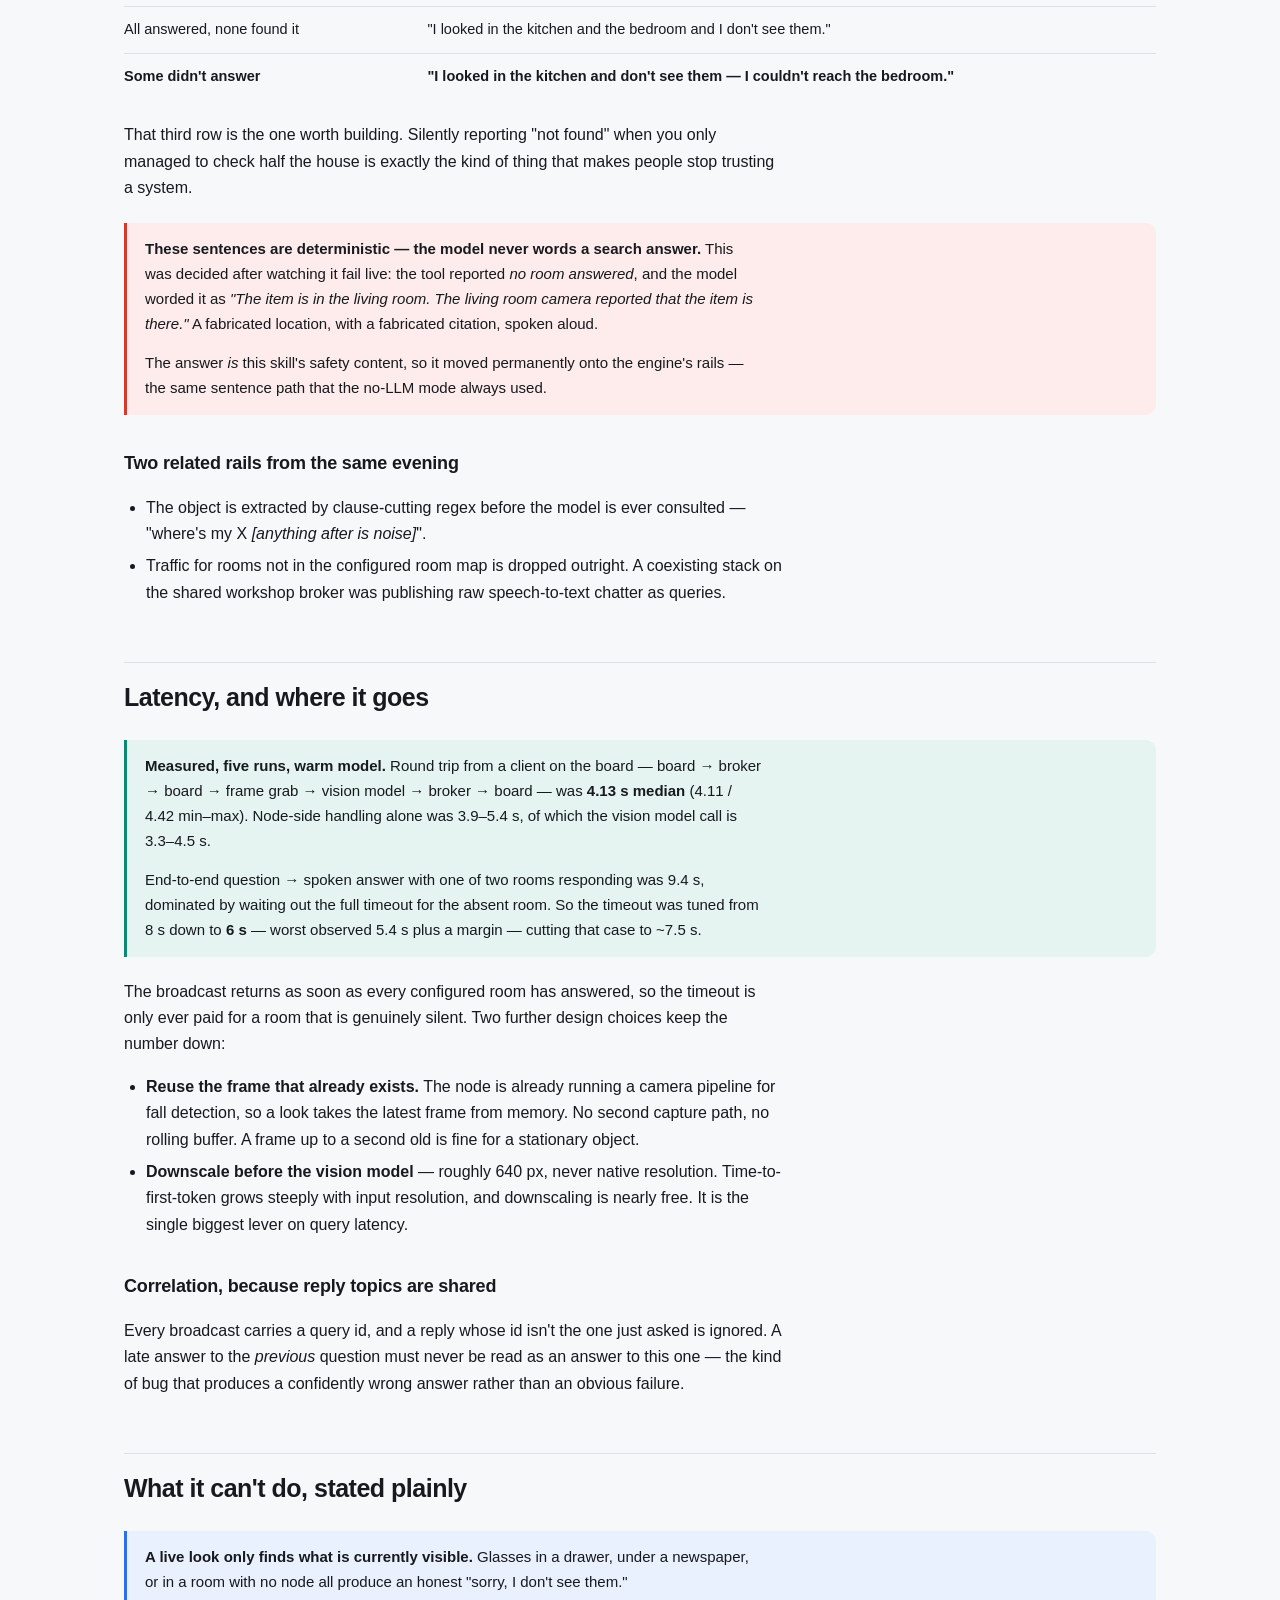
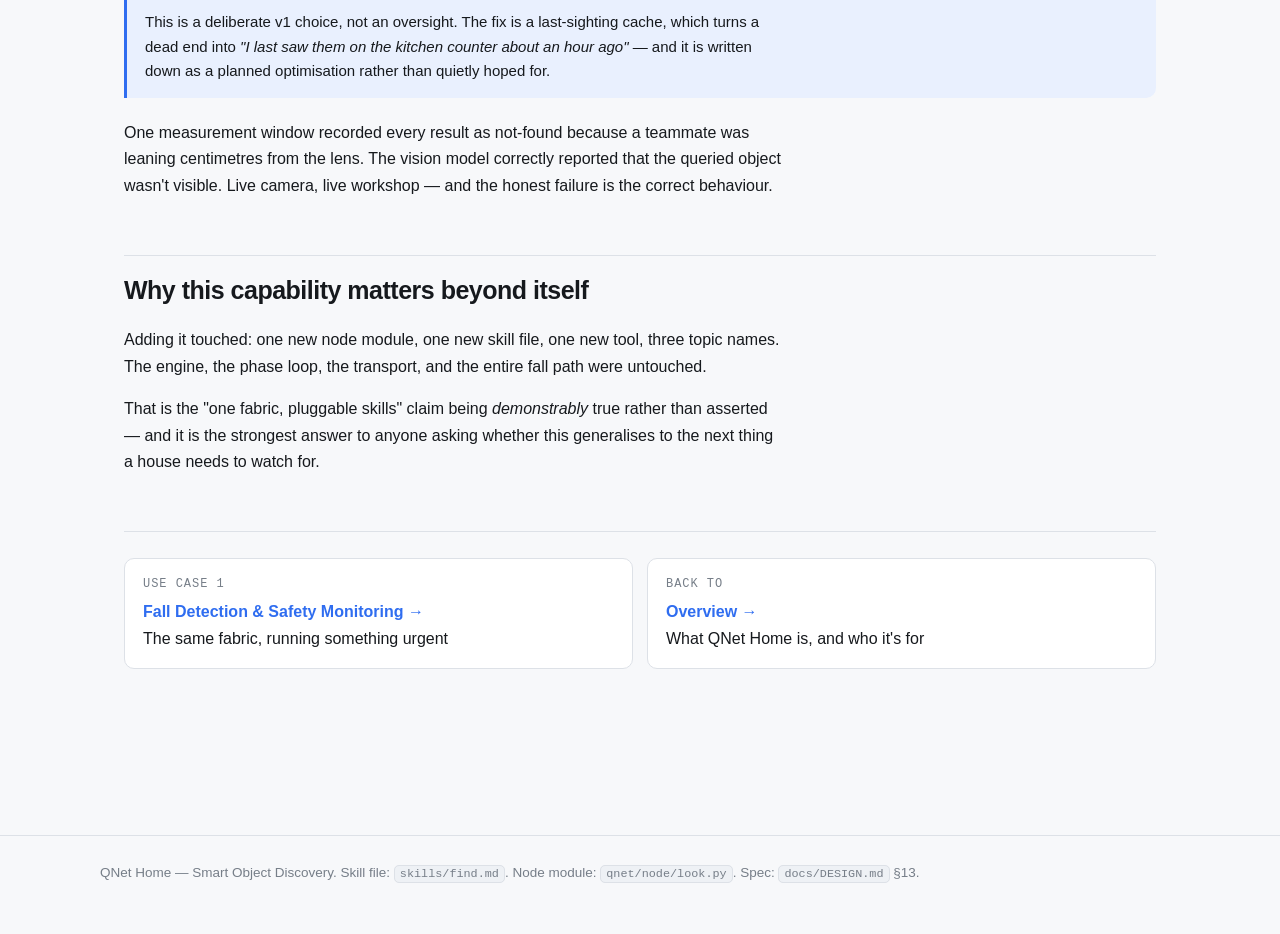
<file: design/details/object-finder.html>
<!DOCTYPE html>
<html lang="en">
<head>
<meta charset="utf-8">
<meta name="viewport" content="width=device-width, initial-scale=1">
<title>QNet Home — Smart Object Discovery</title>
<link rel="stylesheet" href="../assets/style.css">
</head>
<body>

<nav class="nav">
  <div class="nav-inner">
    <a class="brand" href="../index.html"><span class="dot"></span>QNet Home</a>
    <div class="nav-links"><a href="../index.html" class="back">← 5-min version</a>
      <a href="index.html">Overview</a>
      <a href="architecture.html">Architecture</a>
      <a href="ai-stack.html">AI &amp; Speech Stack</a>
      <a href="implementation.html">Implementation</a>
      <a href="fall-detection.html">Fall Detection &amp; Safety Monitoring</a>
      <a href="object-finder.html" aria-current="page">Smart Object Discovery</a>
    </div>
  </div>
</nav>

<main>

<div class="hero">
  <div class="eyebrow">Use case 2 · <span class="pill routine">urgency: routine</span></div>
  <h1>"Hey Home, where are my glasses?"</h1>
  <p class="lede">
    The calm inverse of a fall. Person-initiated instead of system-initiated, no timers, two
    or three turns. Every room looks at its own camera with its own vision model, answers in
    words, and the house replies out loud in the room you asked from.
  </p>
  <p class="lede">
    It exists partly to prove a claim: that adding a whole second capability touches one node
    module, one skill file, one tool, and three topic names — and leaves the fall path
    completely untouched.
  </p>
</div>

<h2>The flow</h2>

<figure class="figure">
<svg viewBox="0 0 720 372" role="img" aria-label="Sequence: person asks in the kitchen, node transcribes and matches wake phrase, agent broadcasts look, both rooms answer in parallel, agent replies to the kitchen">

  <!-- lanes -->
  <text class="lbl" x="72"  y="20" text-anchor="middle">Person</text>
  <text class="lbl" x="222" y="20" text-anchor="middle">Kitchen node</text>
  <text class="lbl" x="392" y="20" text-anchor="middle">Agent · IQ-9075</text>
  <text class="lbl" x="602" y="20" text-anchor="middle">Bedroom node</text>

  <line x1="72"  y1="30" x2="72"  y2="352" stroke="var(--line)" stroke-width="1" stroke-dasharray="3 4"/>
  <line x1="222" y1="30" x2="222" y2="352" stroke="var(--line)" stroke-width="1" stroke-dasharray="3 4"/>
  <line x1="392" y1="30" x2="392" y2="352" stroke="var(--line)" stroke-width="1" stroke-dasharray="3 4"/>
  <line x1="602" y1="30" x2="602" y2="352" stroke="var(--line)" stroke-width="1" stroke-dasharray="3 4"/>

  <!-- 1 -->
  <path d="M72 52 H 218" stroke="var(--routine)" stroke-width="1.6" fill="none" marker-end="url(#a6)"/>
  <text class="edge-lbl" x="145" y="45" text-anchor="middle">"hey home, where are my glasses"</text>

  <!-- node local -->
  <rect x="222" y="66" width="150" height="40" rx="6" fill="var(--edge-bg)" stroke="var(--edge)" stroke-width="1.2"/>
  <text class="sub" x="297" y="83" text-anchor="middle">VAD → Whisper → wake</text>
  <text class="sub" x="297" y="98" text-anchor="middle">phrase match, on-device</text>

  <!-- 2 ask -->
  <path d="M222 126 H 388" stroke="var(--line-2)" stroke-width="1.6" fill="none" marker-end="url(#a6)"/>
  <text class="edge-lbl" x="305" y="119" text-anchor="middle">ask · text only</text>

  <!-- 3 broadcast -->
  <path d="M392 156 H 226" stroke="var(--accent)" stroke-width="1.6" fill="none" marker-end="url(#a7)"/>
  <path d="M392 156 H 598" stroke="var(--accent)" stroke-width="1.6" fill="none" marker-end="url(#a7)"/>
  <text class="edge-lbl" x="497" y="149" text-anchor="middle">look · broadcast, one topic</text>

  <!-- parallel look -->
  <rect x="150" y="172" width="144" height="40" rx="6" fill="var(--edge-bg)" stroke="var(--edge)" stroke-width="1.2"/>
  <text class="sub" x="222" y="189" text-anchor="middle">own frame → 640px</text>
  <text class="sub" x="222" y="204" text-anchor="middle">→ own VLM</text>

  <rect x="530" y="172" width="144" height="40" rx="6" fill="var(--edge-bg)" stroke="var(--edge)" stroke-width="1.2"/>
  <text class="sub" x="602" y="189" text-anchor="middle">own frame → 640px</text>
  <text class="sub" x="602" y="204" text-anchor="middle">→ own VLM</text>

  <text class="edge-lbl" x="412" y="196" text-anchor="middle" style="fill:var(--edge)">in parallel</text>

  <!-- replies -->
  <path d="M222 234 H 388" stroke="var(--line-2)" stroke-width="1.6" fill="none" marker-end="url(#a6)"/>
  <text class="edge-lbl" x="305" y="227" text-anchor="middle">looked · found=false</text>

  <path d="M602 262 H 396" stroke="var(--line-2)" stroke-width="1.6" fill="none" marker-end="url(#a7)"/>
  <text class="edge-lbl" x="499" y="255" text-anchor="middle">looked · "on the nightstand"</text>

  <!-- engine words -->
  <rect x="316" y="278" width="152" height="38" rx="6" fill="var(--accent-bg)" stroke="var(--accent)" stroke-width="1.2"/>
  <text class="sub" x="392" y="294" text-anchor="middle">engine words the answer</text>
  <text class="sub" x="392" y="309" text-anchor="middle">deterministic sentence</text>

  <!-- say back to kitchen -->
  <path d="M388 336 H 226" stroke="var(--routine)" stroke-width="1.6" fill="none" marker-end="url(#a7)"/>
  <text class="edge-lbl" x="307" y="329" text-anchor="middle">say → the room that asked</text>
  <path d="M218 348 H 76" stroke="var(--routine)" stroke-width="1.6" fill="none" marker-end="url(#a7)"/>
  <text class="edge-lbl" x="147" y="366" text-anchor="middle">"They're in the bedroom, on the nightstand."</text>

  <defs>
    <marker id="a6" markerWidth="8" markerHeight="8" refX="7" refY="4" orient="auto">
      <path d="M0 0 L8 4 L0 8 z" fill="var(--line-2)"/>
    </marker>
    <marker id="a7" markerWidth="8" markerHeight="8" refX="7" refY="4" orient="auto">
      <path d="M8 0 L0 4 L8 8 z" fill="var(--line-2)"/>
    </marker>
  </defs>
</svg>
<figcaption>
  Two things to notice. Only text ever crosses the wire — each node runs its own vision model
  on its own frame and returns a sentence. And the answer is spoken where the question was
  asked, because the reply goes back on the topic the question arrived on.
</figcaption>
</figure>

<h2>The wake phrase is a string comparison</h2>

<p>
  <strong>There is no wake-word model.</strong> The transcript that Whisper already returned is
  lowercased, stripped of punctuation, and required to start with "hey home" — with a small
  edit-distance tolerance so "hey, home" and "hi home" pass. Match, and the remainder is
  published as a question. No match, and it is discarded, having never left the board.
</p>

<div class="grid">
  <div class="card">
    <h3>Why not let the model decide intent?</h3>
    <p>
      Someone asking <em>another person</em> "where are my glasses?" must not make the house
      answer. Requiring a literal phrase is a far stronger filter than asking an LLM to judge
      whether speech was aimed at it — and letting the model judge would mean a model call on
      every utterance in the room, putting all household conversation in front of it.
    </p>
  </div>
  <div class="card">
    <h3>Why not a trained keyword model?</h3>
    <p>
      Zero new models to build or train, the phrase is a config string, and it reuses the
      listen loop that already exists. If it proves trigger-happy, the fallback is a small
      keyword spotter in front of ASR. Notably <em>not</em> openWakeWord's pretrained
      weights — they are CC-BY-NC-SA, incompatible with this project's AGPL licence. The code
      is fine; the weights aren't shippable.
    </p>
  </div>
</div>

<p>
  The fall use case doesn't use the phrase at all. During an active session the house has just
  asked a question, so any speech is treated as the reply. Requiring someone who has just
  fallen to say a magic phrase would be absurd.
</p>

<h2>The skill file is the whole difference</h2>

<pre><code>---
name: find-object
trigger: kind=query
urgency: routine
---
phases:
  - id: search
    goal: "Work out which room the object is in, then say so plainly."
    tools: [look_in_rooms]
    exits:
      found:     "at least one room reports seeing it"
      not_found: "no room reports seeing it"

  - id: guide
    goal: "They are in the right room but can't see it. Describe where it is
           relative to something obvious nearby."
    tools: [look_in_rooms]
    exits:
      done: "they have found it, or there is nothing more useful to say"</code></pre>

<p>
  <strong>No timers, no <code>on_enter</code> actions.</strong> That is the entire difference
  from the fall skill. Same loader, same engine, same refusal path, same session logging.
</p>

<h3>"I still don't see them"</h3>
<p>
  A follow-up is a <em>new</em> question, so something has to connect it to the search it
  follows. The rule is deliberately dumb: <strong>the agent remembers the last find result for
  two minutes.</strong> A new question naming no object within that window goes to the
  <code>guide</code> phase, using the remembered object and whichever room the person is
  speaking from <em>now</em>. Any question that names an object starts a fresh search.
</p>
<p>
  One variable and one if-statement. No conversation history, no session linking, no
  cross-room person tracking. Walk to the bedroom, say "I still don't see them", and the
  bedroom node re-looks in guide mode: <em>"Look left of the lamp, just behind the book."</em>
</p>

<h2>Honesty when a room doesn't answer</h2>

<p>
  A node can be down, busy running its own vision model, or off the network. The rule: wait up
  to the configured timeout, then answer with whatever came back — <strong>and say what was
  actually checked</strong>.
</p>

<p>
  Because the agent knows how many rooms it expects from <code>house.yaml</code>, it can tell
  three situations apart. They must not sound the same:
</p>

<div class="table-wrap">
<table>
  <thead><tr><th>What came back</th><th>What it says</th></tr></thead>
  <tbody>
    <tr><td>All rooms answered, one found it</td><td>"They're in the bedroom, on the nightstand."</td></tr>
    <tr><td>All answered, none found it</td><td>"I looked in the kitchen and the bedroom and I don't see them."</td></tr>
    <tr><td><strong>Some didn't answer</strong></td><td><strong>"I looked in the kitchen and don't see them — I couldn't reach the bedroom."</strong></td></tr>
  </tbody>
</table>
</div>

<p>
  That third row is the one worth building. Silently reporting "not found" when you only
  managed to check half the house is exactly the kind of thing that makes people stop trusting
  a system.
</p>

<div class="note warn">
  <p><strong>These sentences are deterministic — the model never words a search answer.</strong>
  This was decided after watching it fail live: the tool reported <em>no room answered</em>,
  and the model worded it as <em>"The item is in the living room. The living room camera
  reported that the item is there."</em> A fabricated location, with a fabricated citation,
  spoken aloud.</p>
  <p>The answer <em>is</em> this skill's safety content, so it moved permanently onto the
  engine's rails — the same sentence path that the no-LLM mode always used.</p>
</div>

<h3>Two related rails from the same evening</h3>
<ul>
  <li>The object is extracted by clause-cutting regex before the model is ever consulted —
  "where's my X <em>[anything after is noise]</em>".</li>
  <li>Traffic for rooms not in the configured room map is dropped outright. A coexisting stack
  on the shared workshop broker was publishing raw speech-to-text chatter as queries.</li>
</ul>

<h2>Latency, and where it goes</h2>

<div class="note measure">
  <p><strong>Measured, five runs, warm model.</strong> Round trip from a client on the board —
  board → broker → board → frame grab → vision model → broker → board — was
  <strong>4.13 s median</strong> (4.11 / 4.42 min–max). Node-side handling alone was 3.9–5.4 s,
  of which the vision model call is 3.3–4.5 s.</p>
  <p>End-to-end question → spoken answer with one of two rooms responding was 9.4 s, dominated
  by waiting out the full timeout for the absent room. So the timeout was tuned from 8 s down
  to <strong>6 s</strong> — worst observed 5.4 s plus a margin — cutting that case to ~7.5 s.</p>
</div>

<p>
  The broadcast returns as soon as every configured room has answered, so the timeout is only
  ever paid for a room that is genuinely silent. Two further design choices keep the number
  down:
</p>
<ul>
  <li><strong>Reuse the frame that already exists.</strong> The node is already running a
  camera pipeline for fall detection, so a look takes the latest frame from memory. No second
  capture path, no rolling buffer. A frame up to a second old is fine for a stationary object.</li>
  <li><strong>Downscale before the vision model</strong> — roughly 640 px, never native
  resolution. Time-to-first-token grows steeply with input resolution, and downscaling is
  nearly free. It is the single biggest lever on query latency.</li>
</ul>

<h3>Correlation, because reply topics are shared</h3>
<p>
  Every broadcast carries a query id, and a reply whose id isn't the one just asked is ignored.
  A late answer to the <em>previous</em> question must never be read as an answer to this one —
  the kind of bug that produces a confidently wrong answer rather than an obvious failure.
</p>

<h2>What it can't do, stated plainly</h2>

<div class="note">
  <p><strong>A live look only finds what is currently visible.</strong> Glasses in a drawer,
  under a newspaper, or in a room with no node all produce an honest "sorry, I don't see
  them."</p>
  <p>This is a deliberate v1 choice, not an oversight. The fix is a last-sighting cache, which
  turns a dead end into <em>"I last saw them on the kitchen counter about an hour ago"</em> —
  and it is written down as a planned optimisation rather than quietly hoped for.</p>
</div>

<p>
  One measurement window recorded every result as not-found because a teammate was leaning
  centimetres from the lens. The vision model correctly reported that the queried object wasn't
  visible. Live camera, live workshop — and the honest failure is the correct behaviour.
</p>

<h2>Why this capability matters beyond itself</h2>

<p>
  Adding it touched: one new node module, one new skill file, one new tool, three topic names.
  The engine, the phase loop, the transport, and the entire fall path were untouched.
</p>

<p>
  That is the "one fabric, pluggable skills" claim being <em>demonstrably</em> true rather than
  asserted — and it is the strongest answer to anyone asking whether this generalises to the
  next thing a house needs to watch for.
</p>

<div class="next">
  <a href="fall-detection.html">
    <div class="next-label">Use case 1</div>
    <div class="next-title">Fall Detection &amp; Safety Monitoring →</div>
    <div class="sub">The same fabric, running something urgent</div>
  </a>
  <a href="index.html">
    <div class="next-label">Back to</div>
    <div class="next-title">Overview →</div>
    <div class="sub">What QNet Home is, and who it's for</div>
  </a>
</div>

</main>

<footer>
  <div class="footer-inner">
    QNet Home — Smart Object Discovery. Skill file: <code>skills/find.md</code>.
    Node module: <code>qnet/node/look.py</code>. Spec: <code>docs/DESIGN.md</code> §13.
  </div>
</footer>

</body>
</html>
</file>
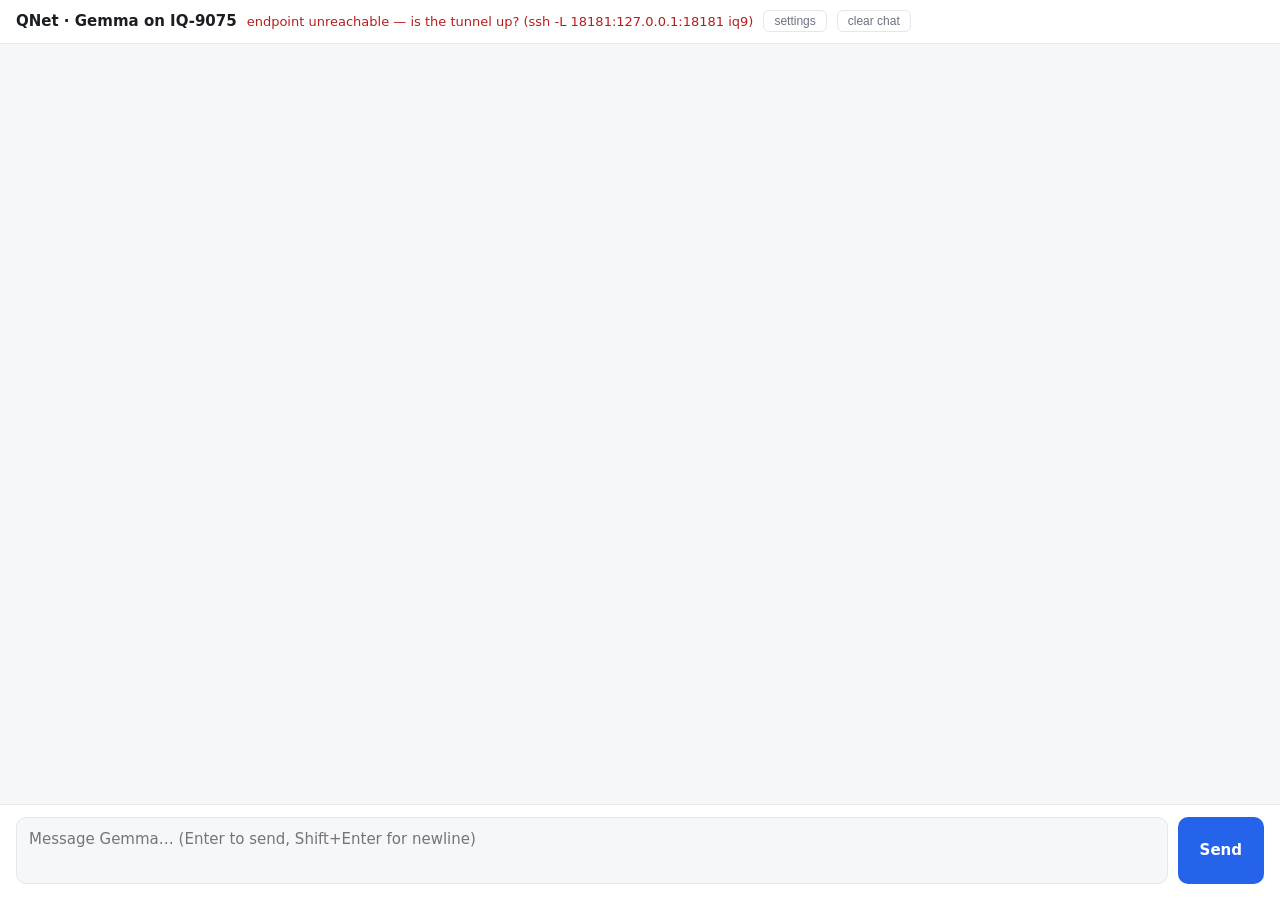
<file: setup/iq9-gemma-geniex/chat.html>
<!doctype html>
<html lang="en">
<head>
<meta charset="utf-8">
<meta name="viewport" content="width=device-width, initial-scale=1">
<title>QNet — Gemma test chat</title>
<style>
  :root {
    --bg: #f6f7f9; --panel: #ffffff; --text: #1a1d21; --muted: #6b7280;
    --user: #dbeafe; --border: #e5e7eb; --accent: #2563eb; --err: #b91c1c;
  }
  @media (prefers-color-scheme: dark) {
    :root {
      --bg: #111417; --panel: #1a1f24; --text: #e5e7eb; --muted: #9ca3af;
      --user: #1e3a5f; --border: #2d333b; --accent: #60a5fa; --err: #f87171;
    }
  }
  * { box-sizing: border-box; }
  body {
    margin: 0; background: var(--bg); color: var(--text);
    font: 15px/1.5 system-ui, -apple-system, "Segoe UI", sans-serif;
    display: flex; flex-direction: column; height: 100vh;
  }
  header {
    display: flex; align-items: center; gap: 10px; flex-wrap: wrap;
    padding: 10px 16px; background: var(--panel); border-bottom: 1px solid var(--border);
  }
  header h1 { font-size: 15px; margin: 0; font-weight: 600; }
  #status { font-size: 13px; color: var(--muted); }
  #status.err { color: var(--err); }
  #stats { font-size: 12px; color: var(--muted); margin-left: auto; font-variant-numeric: tabular-nums; }
  #settingsToggle, #clearBtn {
    font-size: 12px; color: var(--muted); background: none; border: 1px solid var(--border);
    border-radius: 6px; padding: 3px 10px; cursor: pointer;
  }
  #settings {
    display: none; gap: 10px; flex-wrap: wrap; align-items: center;
    padding: 8px 16px; background: var(--panel); border-bottom: 1px solid var(--border);
    font-size: 13px; color: var(--muted);
  }
  #settings.open { display: flex; }
  #settings label { display: flex; align-items: center; gap: 6px; }
  #settings input[type=text], #settings input[type=number] {
    background: var(--bg); color: var(--text); border: 1px solid var(--border);
    border-radius: 6px; padding: 4px 8px; font-size: 13px;
  }
  #endpoint { width: 240px; } #system { width: 320px; } #temp, #maxtok { width: 70px; }
  #chat { flex: 1; overflow-y: auto; padding: 16px; }
  .msg { max-width: 46rem; margin: 0 auto 12px; display: flex; }
  .msg .bubble {
    padding: 9px 13px; border-radius: 12px; white-space: pre-wrap;
    overflow-wrap: anywhere; border: 1px solid var(--border);
  }
  .msg.user { justify-content: flex-end; }
  .msg.user .bubble { background: var(--user); border-color: transparent; }
  .msg.assistant .bubble { background: var(--panel); width: 100%; }
  .msg .meta { font-size: 11px; color: var(--muted); margin-top: 6px; }
  details.think { margin-bottom: 6px; font-size: 13px; color: var(--muted); }
  details.think summary { cursor: pointer; user-select: none; }
  details.think pre {
    white-space: pre-wrap; overflow-wrap: anywhere; margin: 6px 0 0;
    padding: 8px; background: var(--bg); border-radius: 8px; font-size: 12px;
  }
  form {
    display: flex; gap: 10px; padding: 12px 16px 16px; background: var(--panel);
    border-top: 1px solid var(--border);
  }
  #input {
    flex: 1; resize: none; background: var(--bg); color: var(--text);
    border: 1px solid var(--border); border-radius: 10px; padding: 10px 12px;
    font: inherit; max-height: 140px;
  }
  #send {
    background: var(--accent); color: #fff; border: none; border-radius: 10px;
    padding: 0 22px; font: inherit; font-weight: 600; cursor: pointer;
  }
  #send.stop { background: var(--err); }
  #send:disabled { opacity: .5; cursor: default; }
</style>
</head>
<body>
<header>
  <h1>QNet · Gemma on IQ-9075</h1>
  <span id="status">connecting…</span>
  <button id="settingsToggle" type="button">settings</button>
  <button id="clearBtn" type="button">clear chat</button>
  <span id="stats"></span>
</header>
<div id="settings">
  <label>endpoint <input type="text" id="endpoint" value="http://127.0.0.1:18181/v1"></label>
  <label>system prompt <input type="text" id="system" placeholder="(none)"></label>
  <label title="Gemma 4 reasons before answering; off = fast direct replies">thinking
    <input type="checkbox" id="think"></label>
  <label title="hard cap incl. thinking tokens (max_completion_tokens)">max tokens
    <input type="number" id="maxtok" value="512" min="1" step="1"></label>
  <label>temp <input type="number" id="temp" value="0.7" min="0" max="2" step="0.1"></label>
  <label>top_p <input type="number" id="top_p" value="0.95" min="0" max="1" step="0.05"></label>
  <label>top_k <input type="number" id="top_k" placeholder="–" min="0" step="1"></label>
  <label>min_p <input type="number" id="min_p" placeholder="–" min="0" max="1" step="0.05"></label>
  <label title="1.0 = no penalty">rep. penalty <input type="number" id="rep_pen" placeholder="–" min="0" step="0.05"></label>
  <label>presence <input type="number" id="pres_pen" placeholder="–" min="-2" max="2" step="0.1"></label>
  <label>frequency <input type="number" id="freq_pen" placeholder="–" min="-2" max="2" step="0.1"></label>
  <label title="per-request silicon selection; blank = server default (NPU). Switching may reload the model — first reply after a switch is slow">compute
    <select id="compute">
      <option value="">default (npu)</option>
      <option value="npu">npu</option>
      <option value="hybrid">hybrid</option>
      <option value="gpu">gpu</option>
      <option value="cpu">cpu</option>
    </select></label>
  <label title="⚠ CRASHED the server on v0.3.18 during testing (systemd restarts it in ~10 s, but your session queue is lost) — avoid until GenieX is updated">JSON mode ⚠ <input type="checkbox" id="json"></label>
  <label style="flex:1 1 100%" title="⚠ GBNF grammar works for THIS request (constrains the answer), but on v0.3.18 the NEXT generation crashes the server (auto-restarts in ~10 s). Test with care. Empty = off">grammar
    <textarea id="grammar" rows="2" placeholder='e.g.  root ::= "ok" | "escalate"' style="flex:1;background:var(--bg);color:var(--text);border:1px solid var(--border);border-radius:6px;padding:4px 8px;font:12px monospace"></textarea></label>
</div>
<div id="chat"></div>
<form id="form">
  <textarea id="input" rows="2" placeholder="Message Gemma… (Enter to send, Shift+Enter for newline)"></textarea>
  <button id="send" type="submit">Send</button>
</form>

<script>
"use strict";
const $ = id => document.getElementById(id);
const chatEl = $("chat"), input = $("input"), sendBtn = $("send"), statusEl = $("status"), statsEl = $("stats");
let model = null, history = [], aborter = null;

$("settingsToggle").onclick = () => $("settings").classList.toggle("open");
$("clearBtn").onclick = () => { history = []; chatEl.innerHTML = ""; statsEl.textContent = ""; };
const base = () => $("endpoint").value.replace(/\/$/, "");

async function ping() {
  try {
    const r = await fetch(base() + "/models");
    const d = await r.json();
    model = d.data[0].id;
    statusEl.textContent = model;
    statusEl.classList.remove("err");
  } catch (e) {
    model = null;
    statusEl.textContent = "endpoint unreachable — is the tunnel up? (ssh -L 18181:127.0.0.1:18181 iq9)";
    statusEl.classList.add("err");
  }
}
ping(); setInterval(ping, 15000);
$("endpoint").addEventListener("change", ping);

// Gemma 4 via GenieX v0.3.18 leaks its thinking channel into content:
//   <|channel>thought ...reasoning...<channel|>ANSWER
// Split so the answer is shown and the thought is collapsible.
function splitThinking(text) {
  const CLOSE = "<channel|>";
  if (!text.includes("<|channel>")) return { thought: null, answer: text, thinking: false };
  const i = text.lastIndexOf(CLOSE);
  if (i === -1) return { thought: text.replace(/^<\|channel>\w*\n?/, ""), answer: "", thinking: true };
  return {
    thought: text.slice(0, i).replace(/^<\|channel>\w*\n?/, ""),
    answer: text.slice(i + CLOSE.length),
    thinking: false,
  };
}

function addBubble(role) {
  const wrap = document.createElement("div");
  wrap.className = "msg " + role;
  const b = document.createElement("div");
  b.className = "bubble";
  wrap.appendChild(b);
  chatEl.appendChild(wrap);
  chatEl.scrollTop = chatEl.scrollHeight;
  return b;
}

function renderAssistant(bubble, raw, meta) {
  const { thought, answer, thinking } = splitThinking(raw);
  bubble.textContent = "";
  if (thought) {
    const d = document.createElement("details");
    d.className = "think";
    const s = document.createElement("summary");
    // meta set = stream finished; if still "thinking" then, the model spent its
    // whole generation in the thought channel — show it, or the bubble is empty
    if (meta && thinking) { s.textContent = "model never left thinking — its thought:"; d.open = true; }
    else s.textContent = thinking ? "thinking…" : "thought (hidden from answer)";
    const pre = document.createElement("pre");
    pre.textContent = thought.trim();
    d.append(s, pre);
    bubble.appendChild(d);
  }
  const ans = document.createElement("div");
  ans.textContent = answer.trim() || (thinking ? "" : "…");
  bubble.appendChild(ans);
  if (meta) {
    const m = document.createElement("div");
    m.className = "meta";
    m.textContent = meta;
    bubble.appendChild(m);
  }
  return answer;
}

// Field names verified against the server's swagger spec (GET /docs/swagger.yaml):
// enable_think + max_completion_tokens are the real knobs (OpenAI's max_tokens is ignored).
function buildBody(messages) {
  const num = id => { const v = $(id).value.trim(); return v === "" ? null : parseFloat(v); };
  const body = {
    model, messages, stream: true,
    enable_think: $("think").checked,
    temperature: num("temp") ?? 0.7,
    top_p: num("top_p") ?? 0.95,
    max_completion_tokens: parseInt($("maxtok").value) || 512,
  };
  const opt = { top_k: num("top_k"), min_p: num("min_p"), repetition_penalty: num("rep_pen"),
                presence_penalty: num("pres_pen"), frequency_penalty: num("freq_pen") };
  for (const [k, v] of Object.entries(opt)) if (v !== null) body[k] = v;
  if ($("compute").value) body.compute = $("compute").value;
  if ($("json").checked) body.enable_json = true;
  if ($("grammar").value.trim()) body.grammar_string = $("grammar").value.trim();
  return body;
}

$("form").addEventListener("submit", async e => {
  e.preventDefault();
  if (aborter) { aborter.abort(); return; }   // Send button doubles as Stop
  const text = input.value.trim();
  if (!text || !model) return;
  input.value = "";
  addBubble("user").textContent = text;
  history.push({ role: "user", content: text });

  const messages = [];
  if ($("system").value.trim()) messages.push({ role: "system", content: $("system").value.trim() });
  messages.push(...history);

  const bubble = addBubble("assistant");
  bubble.textContent = "…";
  sendBtn.textContent = "Stop"; sendBtn.classList.add("stop");
  aborter = new AbortController();
  const t0 = performance.now();
  let ttft = null, chunks = 0, raw = "";

  try {
    const resp = await fetch(base() + "/chat/completions", {
      method: "POST",
      headers: { "Content-Type": "application/json" },
      signal: aborter.signal,
      body: JSON.stringify(buildBody(messages)),
    });
    if (!resp.ok) throw new Error("HTTP " + resp.status + ": " + await resp.text());
    const reader = resp.body.getReader();
    const dec = new TextDecoder();
    let buf = "";
    for (;;) {
      const { done, value } = await reader.read();
      if (done) break;
      buf += dec.decode(value, { stream: true });
      const lines = buf.split("\n");
      buf = lines.pop();
      for (const line of lines) {
        const s = line.trim();
        if (!s.startsWith("data:")) continue;
        const payload = s.slice(5).trim();
        if (payload === "[DONE]") continue;
        let delta;
        try { delta = JSON.parse(payload).choices?.[0]?.delta?.content; } catch { continue; }
        if (!delta) continue;
        if (ttft === null) ttft = (performance.now() - t0) / 1000;
        chunks++; raw += delta;
        renderAssistant(bubble, raw);
        chatEl.scrollTop = chatEl.scrollHeight;
      }
    }
  } catch (err) {
    if (err.name !== "AbortError") {
      raw += (raw ? "\n\n" : "") + "[error: " + err.message + "]";
    }
  }

  const total = (performance.now() - t0) / 1000;
  const tps = ttft !== null && total > ttft ? (chunks / (total - ttft)).toFixed(1) : "–";
  const meta = ttft === null ? "no response" :
    `TTFT ${ttft.toFixed(2)} s · ${chunks} chunks · ${tps} tok/s`;
  const answer = renderAssistant(bubble, raw, meta);
  statsEl.textContent = meta;
  // history carries only the clean answer — keeps the next turn's prompt small
  history.push({ role: "assistant", content: (answer || raw).trim() });
  sendBtn.textContent = "Send"; sendBtn.classList.remove("stop");
  aborter = null;
  input.focus();
});

input.addEventListener("keydown", e => {
  if (e.key === "Enter" && !e.shiftKey) { e.preventDefault(); $("form").requestSubmit(); }
});
</script>
</body>
</html>
</file>
<file: design/assets/style.css>
/* QNet Home — design docs
   One stylesheet, no build step, no CDN. Opens from file:// like the dashboard. */

:root {
  --bg:        #f7f8fa;
  --surface:   #ffffff;
  --surface-2: #eef1f5;
  --ink:       #16191d;
  --ink-2:     #4a5159;
  --ink-3:     #767e88;
  --line:      #dde1e7;
  --line-2:    #c8cdd5;

  --accent:    #2f6df0;   /* the fabric / links */
  --safety:    #d33a2c;   /* fall path, urgency: safety */
  --routine:   #0d8a72;   /* find path, urgency: routine */
  --edge:      #7a4fd4;   /* Ventuno Q / edge compute */
  --brain:     #b4741a;   /* IQ-9075 / LLM */

  --safety-bg:  #fdeceb;
  --routine-bg: #e6f4f1;
  --edge-bg:    #f0ebfb;
  --brain-bg:   #fbf2e3;
  --accent-bg:  #e9f0fe;

  --radius: 10px;
  --mono: ui-monospace, "SF Mono", "Cascadia Mono", Menlo, Consolas, monospace;
  --sans: -apple-system, BlinkMacSystemFont, "Segoe UI", Inter, Roboto, sans-serif;
}

@media (prefers-color-scheme: dark) {
  :root {
    --bg:        #0f1216;
    --surface:   #171b21;
    --surface-2: #1e242c;
    --ink:       #e7eaee;
    --ink-2:     #b0b8c2;
    --ink-3:     #7d8792;
    --line:      #2a313a;
    --line-2:    #3a434e;

    --accent:    #6d9bff;
    --safety:    #ff7b6b;
    --routine:   #48c9ac;
    --edge:      #b294f5;
    --brain:     #e0a94a;

    --safety-bg:  #2c1a18;
    --routine-bg: #122b26;
    --edge-bg:    #221c33;
    --brain-bg:   #2b2416;
    --accent-bg:  #17223a;
  }
}

* { box-sizing: border-box; }

body {
  margin: 0;
  background: var(--bg);
  color: var(--ink);
  font-family: var(--sans);
  font-size: 16px;
  line-height: 1.65;
  -webkit-font-smoothing: antialiased;
}

/* ---------- nav ---------- */

.nav {
  position: sticky;
  top: 0;
  z-index: 10;
  background: color-mix(in srgb, var(--surface) 92%, transparent);
  backdrop-filter: blur(10px);
  border-bottom: 1px solid var(--line);
}

.nav-inner {
  max-width: 1080px;
  margin: 0 auto;
  padding: 0 24px;
  display: flex;
  align-items: center;
  gap: 28px;
  flex-wrap: wrap;
  min-height: 58px;
}

.brand {
  font-weight: 700;
  letter-spacing: -0.02em;
  color: var(--ink);
  text-decoration: none;
  font-size: 17px;
  display: flex;
  align-items: center;
  gap: 9px;
}

.brand .dot {
  width: 9px; height: 9px;
  border-radius: 50%;
  background: var(--routine);
  box-shadow: 0 0 0 3px color-mix(in srgb, var(--routine) 22%, transparent);
  animation: breathe 2.6s ease-in-out infinite;
}

@keyframes breathe {
  0%, 100% { opacity: 1; }
  50%      { opacity: 0.35; }
}

@media (prefers-reduced-motion: reduce) {
  .brand .dot { animation: none; }
}

.nav-links {
  display: flex;
  gap: 4px;
  flex-wrap: wrap;
  margin-left: auto;
}

.nav-links a {
  color: var(--ink-2);
  text-decoration: none;
  font-size: 14.5px;
  padding: 6px 11px;
  border-radius: 7px;
  white-space: nowrap;
}

.nav-links a:hover { background: var(--surface-2); color: var(--ink); }

.nav-links a[aria-current="page"] {
  color: var(--accent);
  background: var(--accent-bg);
  font-weight: 600;
}

/* ---------- layout ---------- */

main {
  max-width: 1080px;
  margin: 0 auto;
  padding: 48px 24px 96px;
}

.hero { margin-bottom: 52px; }

.eyebrow {
  font-family: var(--mono);
  font-size: 12px;
  letter-spacing: 0.1em;
  text-transform: uppercase;
  color: var(--ink-3);
  margin-bottom: 14px;
}

h1 {
  font-size: clamp(30px, 5vw, 44px);
  line-height: 1.12;
  letter-spacing: -0.03em;
  margin: 0 0 18px;
  font-weight: 700;
}

.lede {
  font-size: clamp(17px, 2.2vw, 20px);
  line-height: 1.55;
  color: var(--ink-2);
  max-width: 68ch;
  margin: 0 0 20px;
}

h2 {
  font-size: 25px;
  letter-spacing: -0.02em;
  margin: 56px 0 16px;
  padding-top: 14px;
  border-top: 1px solid var(--line);
  font-weight: 700;
}

h3 {
  font-size: 18px;
  margin: 34px 0 10px;
  font-weight: 650;
  letter-spacing: -0.01em;
}

h4 {
  font-size: 15px;
  margin: 24px 0 8px;
  font-weight: 650;
  color: var(--ink-2);
}

p { max-width: 74ch; }

a { color: var(--accent); text-decoration-thickness: 1px; text-underline-offset: 2px; }

code {
  font-family: var(--mono);
  font-size: 0.875em;
  background: var(--surface-2);
  border: 1px solid var(--line);
  border-radius: 5px;
  padding: 1px 5px;
}

pre {
  background: var(--surface-2);
  border: 1px solid var(--line);
  border-radius: var(--radius);
  padding: 16px 18px;
  overflow-x: auto;
  font-size: 13.5px;
  line-height: 1.6;
}

pre code { background: none; border: none; padding: 0; font-size: inherit; }

/* ---------- components ---------- */

.card {
  background: var(--surface);
  border: 1px solid var(--line);
  border-radius: var(--radius);
  padding: 22px 24px;
}

.grid {
  display: grid;
  gap: 16px;
  grid-template-columns: repeat(auto-fit, minmax(260px, 1fr));
  margin: 22px 0;
}

.card h3 { margin-top: 0; }
.card p:last-child { margin-bottom: 0; }

.pill {
  display: inline-block;
  font-family: var(--mono);
  font-size: 11.5px;
  letter-spacing: 0.04em;
  text-transform: uppercase;
  padding: 3px 9px;
  border-radius: 999px;
  border: 1px solid;
  vertical-align: middle;
}

.pill.safety  { color: var(--safety);  background: var(--safety-bg);  border-color: color-mix(in srgb, var(--safety) 35%, transparent); }
.pill.routine { color: var(--routine); background: var(--routine-bg); border-color: color-mix(in srgb, var(--routine) 35%, transparent); }
.pill.edge    { color: var(--edge);    background: var(--edge-bg);    border-color: color-mix(in srgb, var(--edge) 35%, transparent); }
.pill.brain   { color: var(--brain);   background: var(--brain-bg);   border-color: color-mix(in srgb, var(--brain) 35%, transparent); }
.pill.hub     { color: var(--accent);  background: var(--accent-bg);  border-color: color-mix(in srgb, var(--accent) 35%, transparent); }

.note {
  border-left: 3px solid var(--accent);
  background: var(--accent-bg);
  border-radius: 0 var(--radius) var(--radius) 0;
  padding: 14px 18px;
  margin: 22px 0;
  font-size: 15px;
}

.note.warn    { border-color: var(--safety);  background: var(--safety-bg); }
.note.measure { border-color: var(--routine); background: var(--routine-bg); }
.note strong  { display: inline; }
.note p:first-child { margin-top: 0; }
.note p:last-child  { margin-bottom: 0; }

.table-wrap { overflow-x: auto; margin: 22px 0; }

table {
  width: 100%;
  border-collapse: collapse;
  font-size: 14.5px;
  min-width: 480px;
}

th {
  text-align: left;
  font-size: 12px;
  letter-spacing: 0.06em;
  text-transform: uppercase;
  color: var(--ink-3);
  font-weight: 650;
  padding: 8px 14px 8px 0;
  border-bottom: 1px solid var(--line-2);
}

td {
  padding: 11px 14px 11px 0;
  border-bottom: 1px solid var(--line);
  vertical-align: top;
}

tbody tr:last-child td { border-bottom: none; }

ul, ol { max-width: 74ch; padding-left: 22px; }
li { margin: 6px 0; }

.figure {
  margin: 30px 0;
  background: var(--surface);
  border: 1px solid var(--line);
  border-radius: var(--radius);
  padding: 22px;
  overflow-x: auto;
}

.figure svg { display: block; margin: 0 auto; max-width: 100%; height: auto; }

.figure figcaption {
  margin-top: 16px;
  padding-top: 14px;
  border-top: 1px solid var(--line);
  font-size: 13.5px;
  color: var(--ink-3);
  text-align: left;
}

/* the escalation ladder */
.ladder { list-style: none; padding: 0; margin: 24px 0; max-width: 100%; }

.ladder li {
  position: relative;
  padding: 0 0 22px 34px;
  margin: 0;
  border-left: 2px solid var(--line-2);
}

.ladder li:last-child { border-left-color: transparent; padding-bottom: 0; }

.ladder li::before {
  content: "";
  position: absolute;
  left: -7px; top: 6px;
  width: 12px; height: 12px;
  border-radius: 50%;
  background: var(--surface);
  border: 2px solid var(--line-2);
}

.ladder li.hot::before   { border-color: var(--safety); background: var(--safety); }
.ladder li.warm::before  { border-color: var(--safety); }
.ladder .step-t {
  font-family: var(--mono);
  font-size: 12px;
  color: var(--ink-3);
  letter-spacing: 0.04em;
}
.ladder .step-h { font-weight: 650; margin: 2px 0 4px; }
.ladder .step-b { color: var(--ink-2); font-size: 15px; margin: 0; }

.quote {
  font-size: 16px;
  border-left: 3px solid var(--line-2);
  padding-left: 16px;
  margin: 18px 0;
  color: var(--ink-2);
  font-style: italic;
}

.kv { display: grid; grid-template-columns: auto 1fr; gap: 6px 18px; font-size: 15px; margin: 18px 0; }
.kv dt { font-family: var(--mono); font-size: 13px; color: var(--ink-3); }
.kv dd { margin: 0; }

.next {
  display: flex;
  gap: 14px;
  flex-wrap: wrap;
  margin-top: 56px;
  padding-top: 26px;
  border-top: 1px solid var(--line);
}

.next a {
  flex: 1 1 220px;
  text-decoration: none;
  background: var(--surface);
  border: 1px solid var(--line);
  border-radius: var(--radius);
  padding: 16px 18px;
  color: var(--ink);
}

.next a:hover { border-color: var(--accent); }
.next .next-label { font-size: 12px; color: var(--ink-3); font-family: var(--mono); text-transform: uppercase; letter-spacing: 0.08em; }
.next .next-title { font-weight: 650; margin-top: 4px; color: var(--accent); }

footer {
  border-top: 1px solid var(--line);
  margin-top: 70px;
  padding: 26px 24px 50px;
  color: var(--ink-3);
  font-size: 13.5px;
}

footer .footer-inner { max-width: 1080px; margin: 0 auto; }

/* svg text defaults so diagrams follow the theme */
.figure svg text { font-family: var(--sans); fill: var(--ink); }
.figure svg .lbl  { font-size: 13px; font-weight: 600; }
.figure svg .sub  { font-size: 11px; fill: var(--ink-3); font-family: var(--mono); }
.figure svg .edge-lbl { font-size: 11px; fill: var(--ink-3); font-family: var(--mono); }
.figure svg .box  { fill: var(--surface-2); stroke: var(--line-2); }
.figure svg .wire { stroke: var(--line-2); fill: none; }

/* ---------- talk pages (the 5-minute path) ---------- */

.nav-links a.back {
  color: var(--ink-3);
  border: 1px solid var(--line);
  margin-right: 8px;
}

.timebadge {
  display: inline-flex;
  align-items: center;
  gap: 6px;
  font-family: var(--mono);
  font-size: 11.5px;
  letter-spacing: 0.08em;
  color: var(--ink-3);
  border: 1px solid var(--line);
  border-radius: 999px;
  padding: 3px 11px;
}

/* audience chips */
.chips { display: flex; flex-wrap: wrap; gap: 10px; margin: 26px 0; }

.chip {
  display: flex;
  align-items: center;
  gap: 9px;
  background: var(--surface);
  border: 1px solid var(--line);
  border-radius: 999px;
  padding: 8px 16px 8px 12px;
  font-size: 15px;
  font-weight: 600;
}

.chip .ico { font-size: 19px; line-height: 1; }

/* model / stack strip */
.stack-strip { display: flex; flex-wrap: wrap; gap: 8px; margin: 18px 0 6px; }

.stack-strip .m {
  font-family: var(--mono);
  font-size: 12.5px;
  padding: 5px 11px;
  border-radius: 7px;
  border: 1px solid;
}
.stack-strip .m.e { color: var(--edge);  background: var(--edge-bg);  border-color: color-mix(in srgb, var(--edge) 30%, transparent); }
.stack-strip .m.b { color: var(--brain); background: var(--brain-bg); border-color: color-mix(in srgb, var(--brain) 30%, transparent); }

/* the one big idea */
.bigidea {
  background: var(--surface);
  border: 2px solid var(--accent);
  border-radius: var(--radius);
  padding: 26px 28px;
  margin: 30px 0;
  text-align: center;
}
.bigidea .h {
  font-size: clamp(20px, 3.2vw, 27px);
  font-weight: 700;
  letter-spacing: -0.02em;
  line-height: 1.25;
}
.bigidea .h em { color: var(--accent); font-style: normal; }
.bigidea .s { color: var(--ink-2); margin: 12px auto 0; max-width: 56ch; font-size: 15.5px; }

/* two-column compare */
.split { display: grid; grid-template-columns: repeat(auto-fit, minmax(250px, 1fr)); gap: 16px; margin: 24px 0; }
.split > div { border-radius: var(--radius); padding: 18px 20px; border: 1px solid; }
.split .may  { background: var(--surface);   border-color: var(--line); }
.split .must { background: var(--safety-bg); border-color: color-mix(in srgb, var(--safety) 40%, transparent); }
.split h4 { margin: 0 0 10px; font-size: 13px; letter-spacing: 0.06em; text-transform: uppercase; }
.split ul { margin: 0; padding-left: 18px; font-size: 14.5px; }
.split li { margin: 5px 0; }

/* tight lists for talk pages */
.tight { font-size: 15.5px; }
.tight li { margin: 3px 0; }

.talk-lede { font-size: clamp(17px, 2.2vw, 20px); line-height: 1.5; color: var(--ink-2); max-width: 66ch; }

.punch {
  font-size: 17px;
  font-weight: 600;
  margin: 26px 0 0;
  max-width: 70ch;
}
</file>
